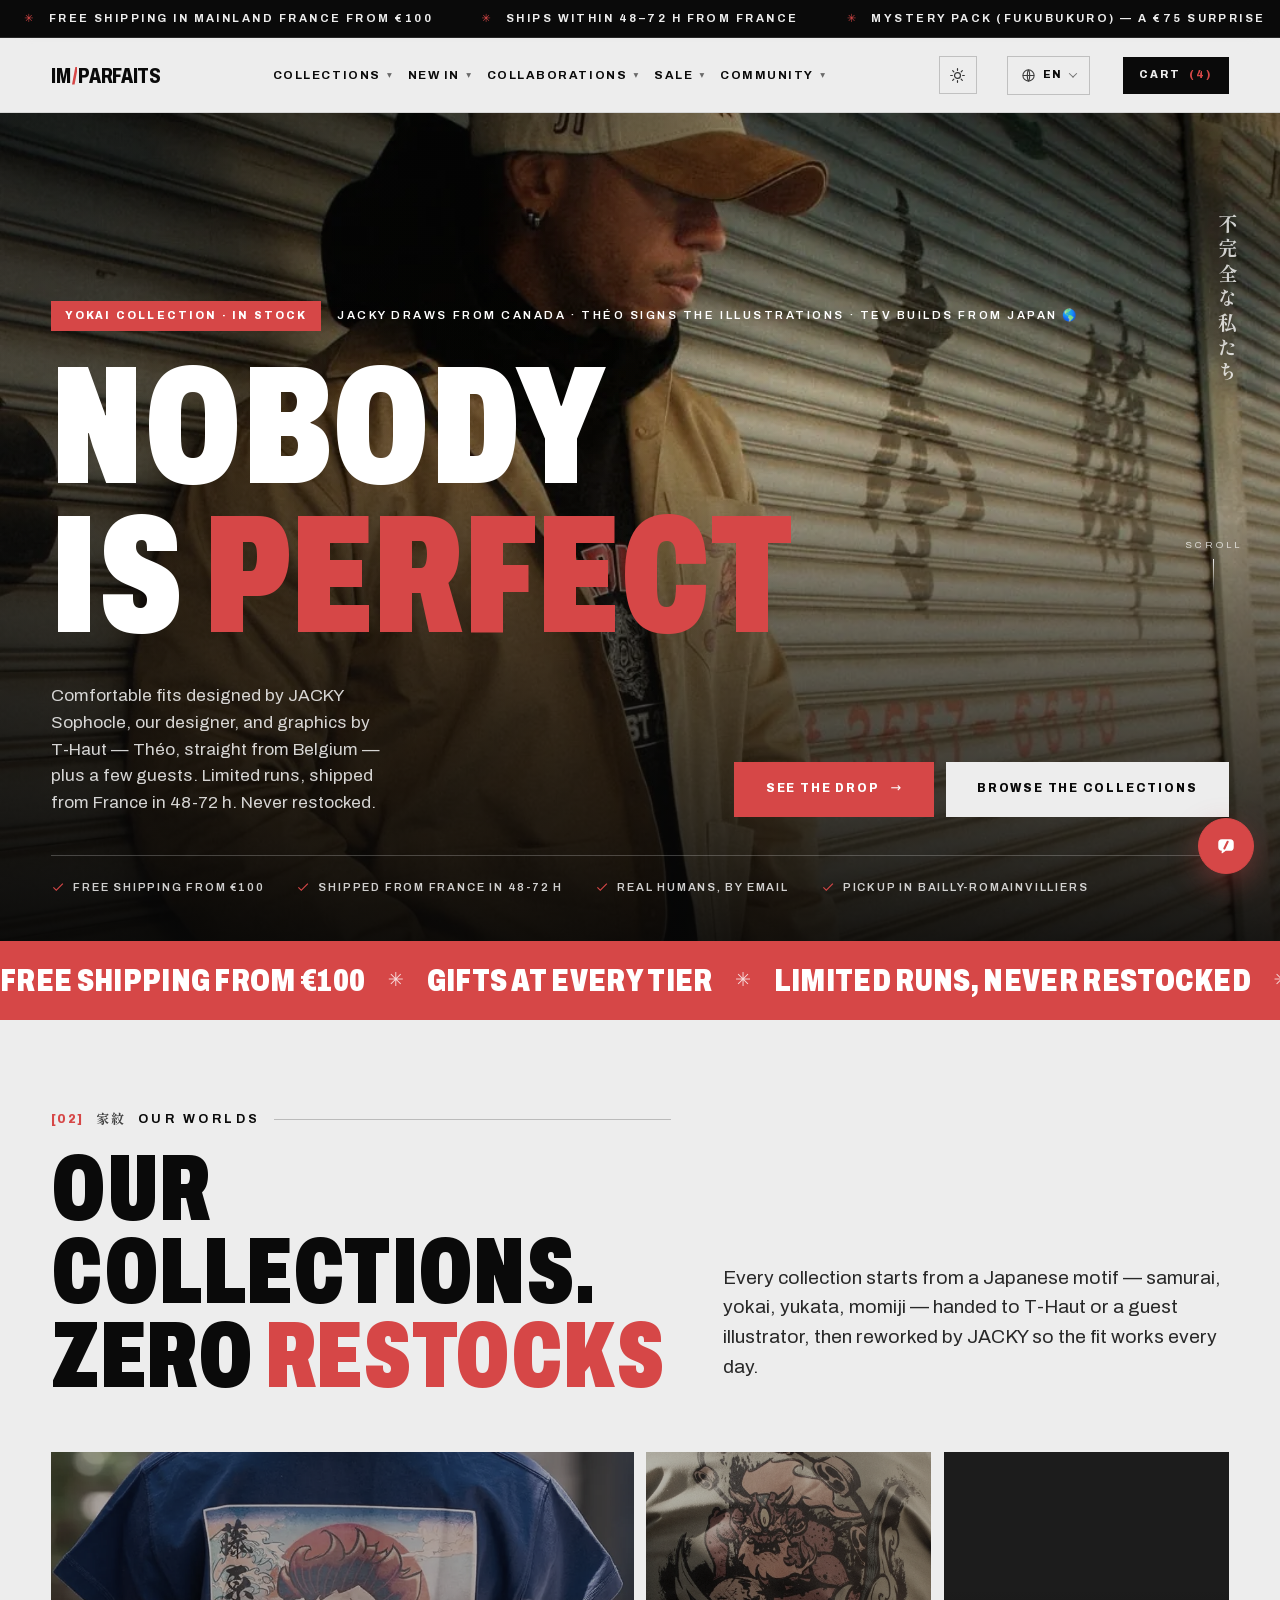
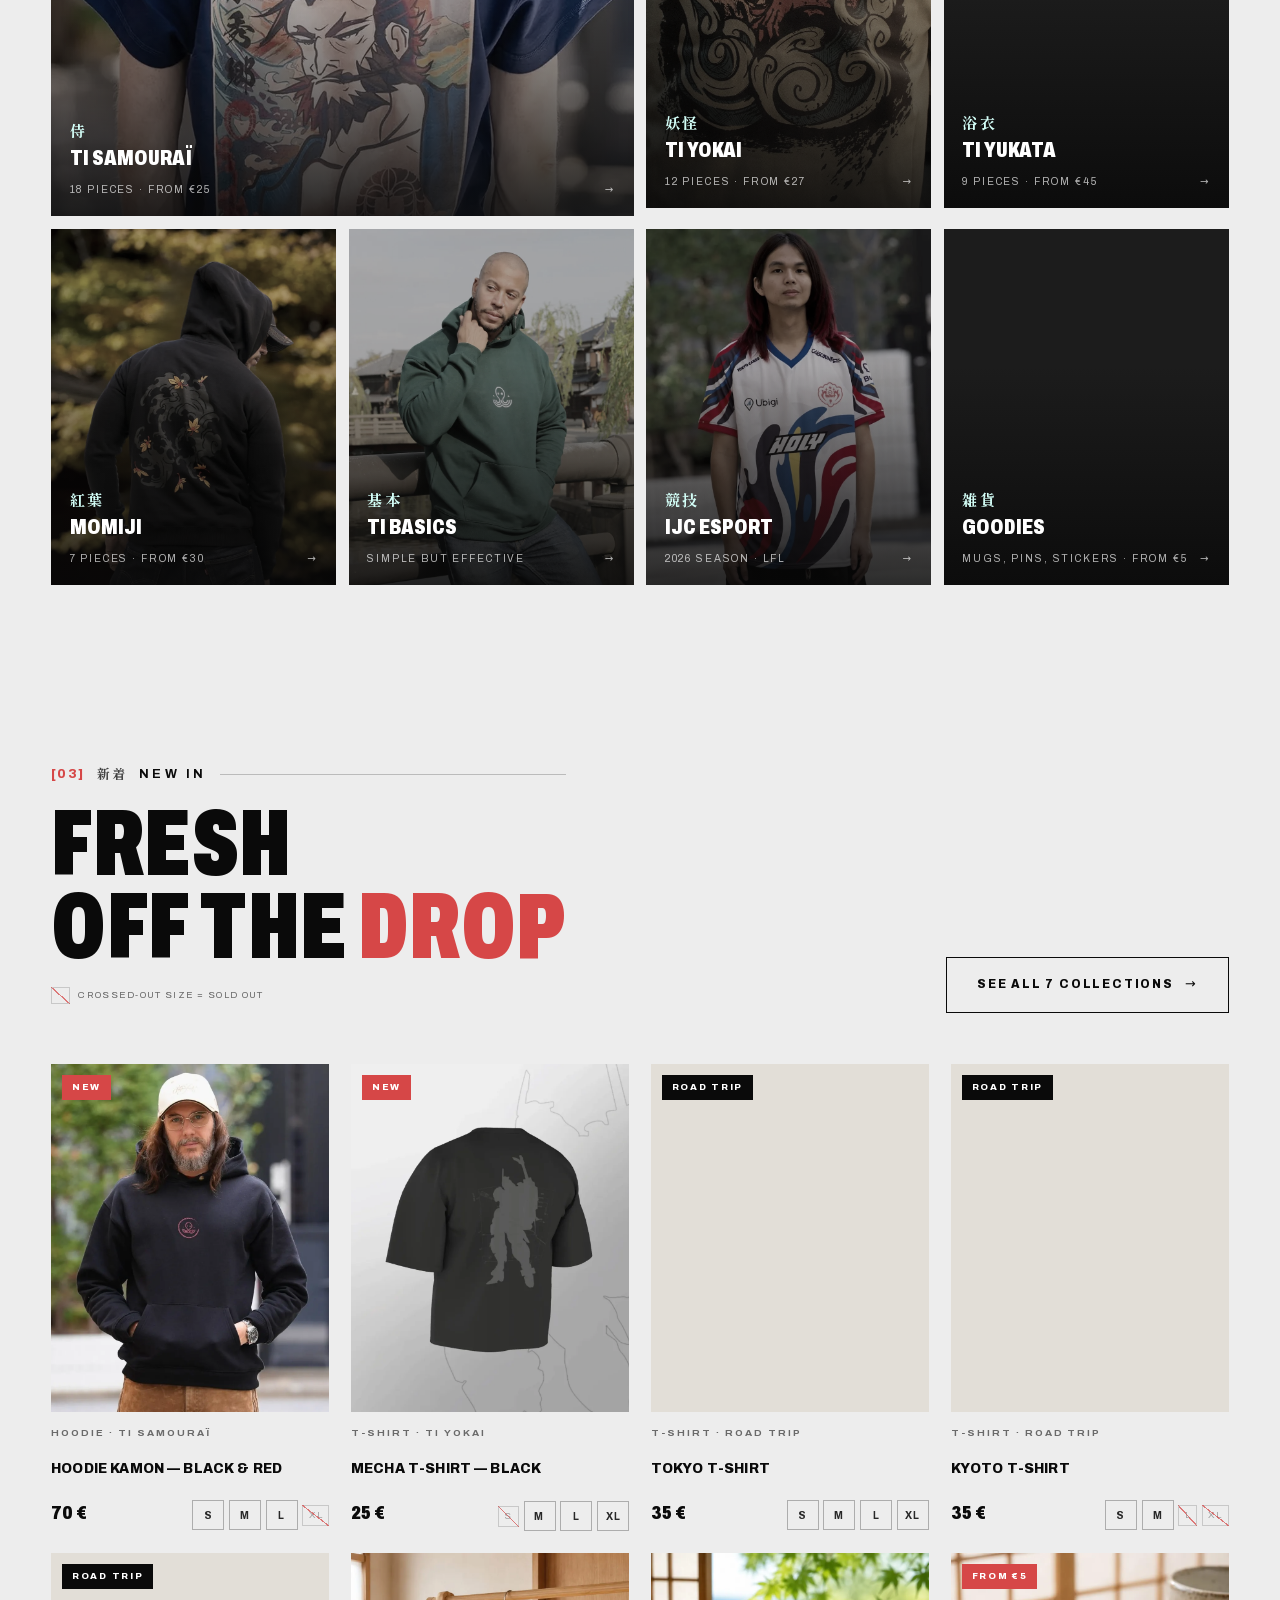
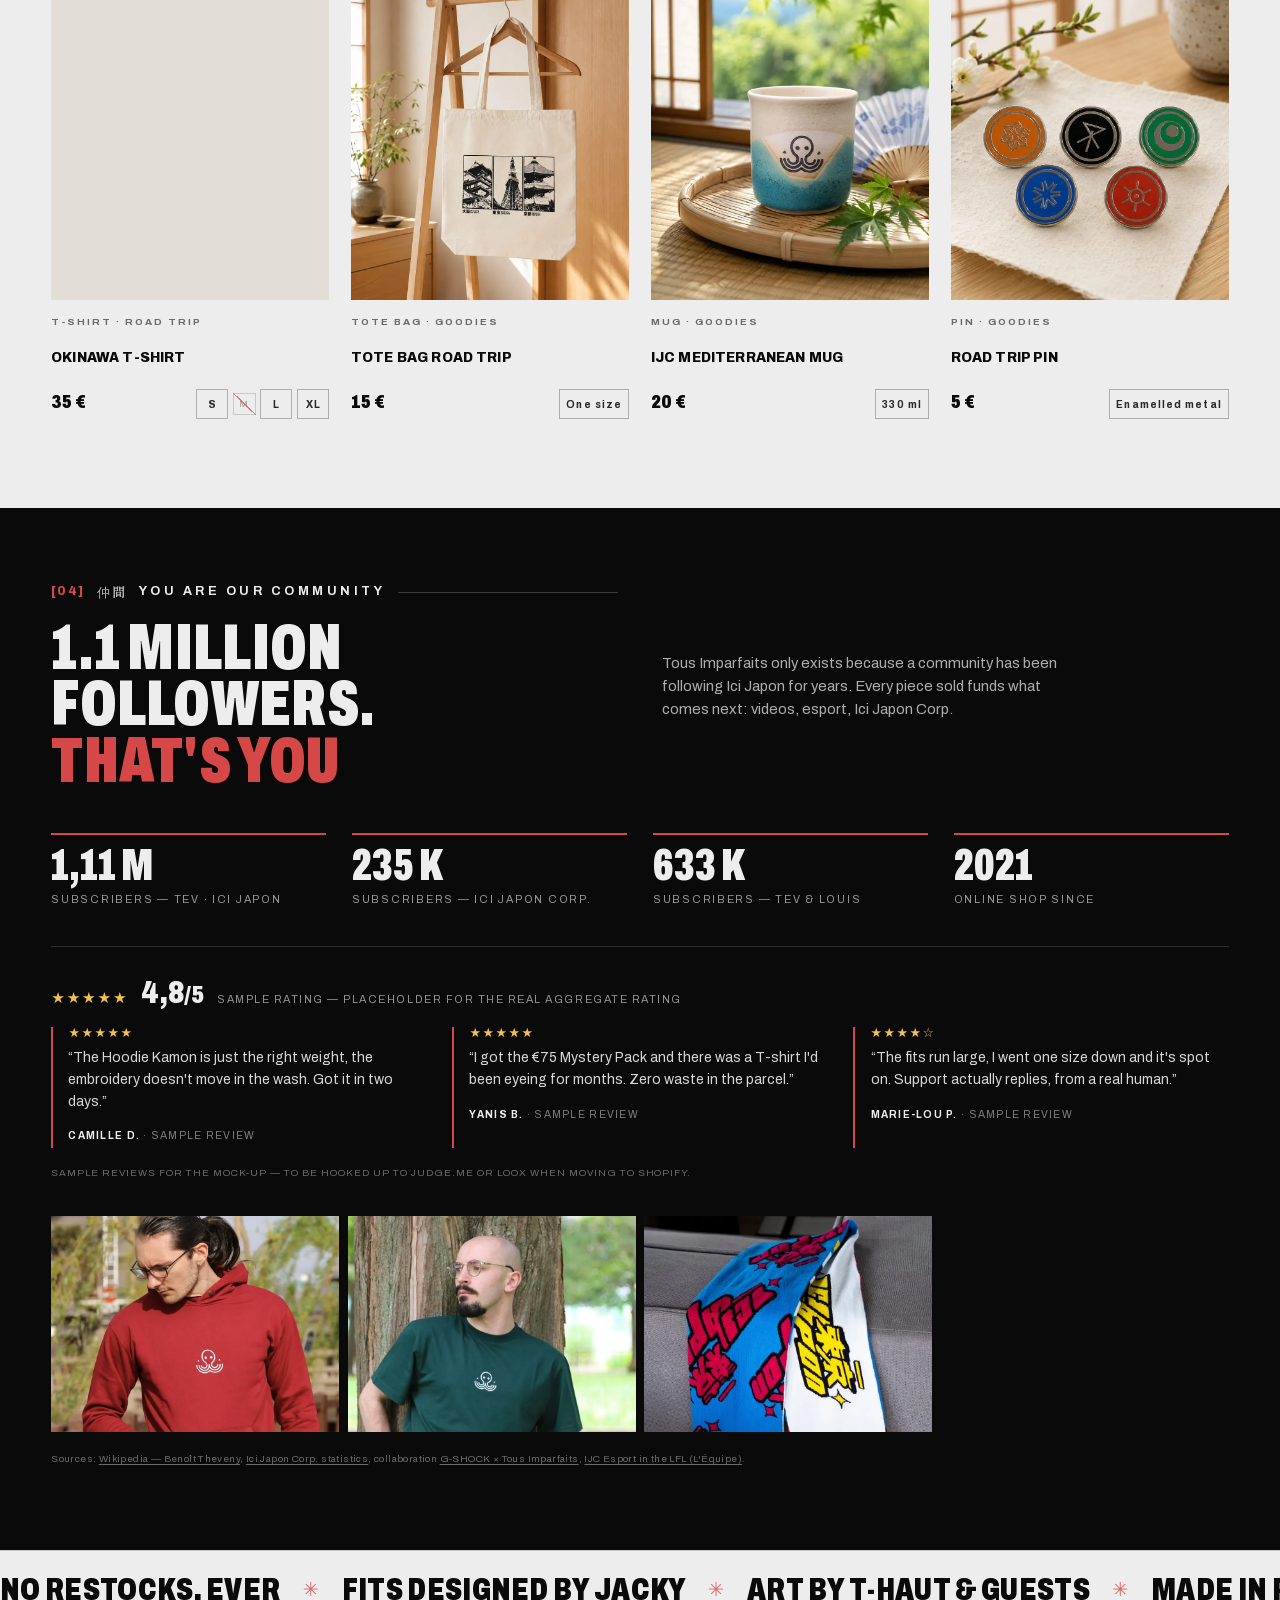
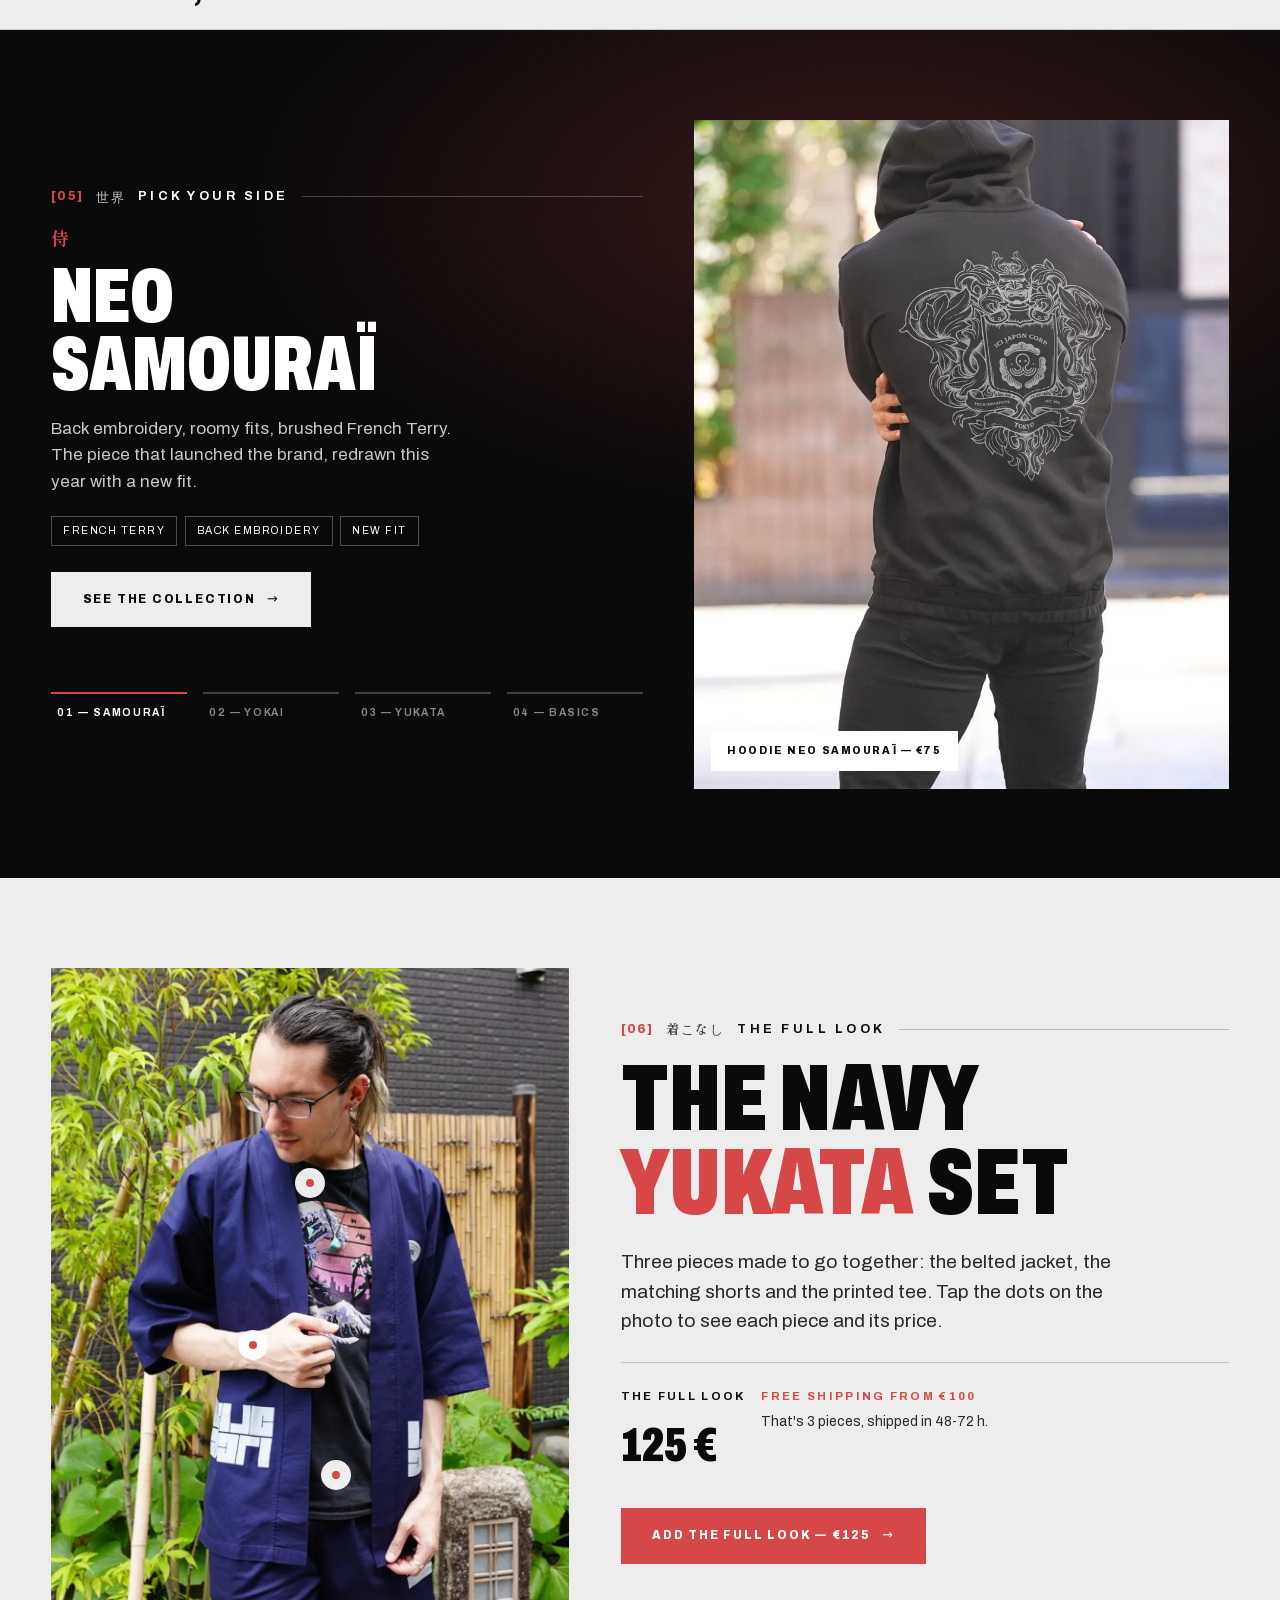
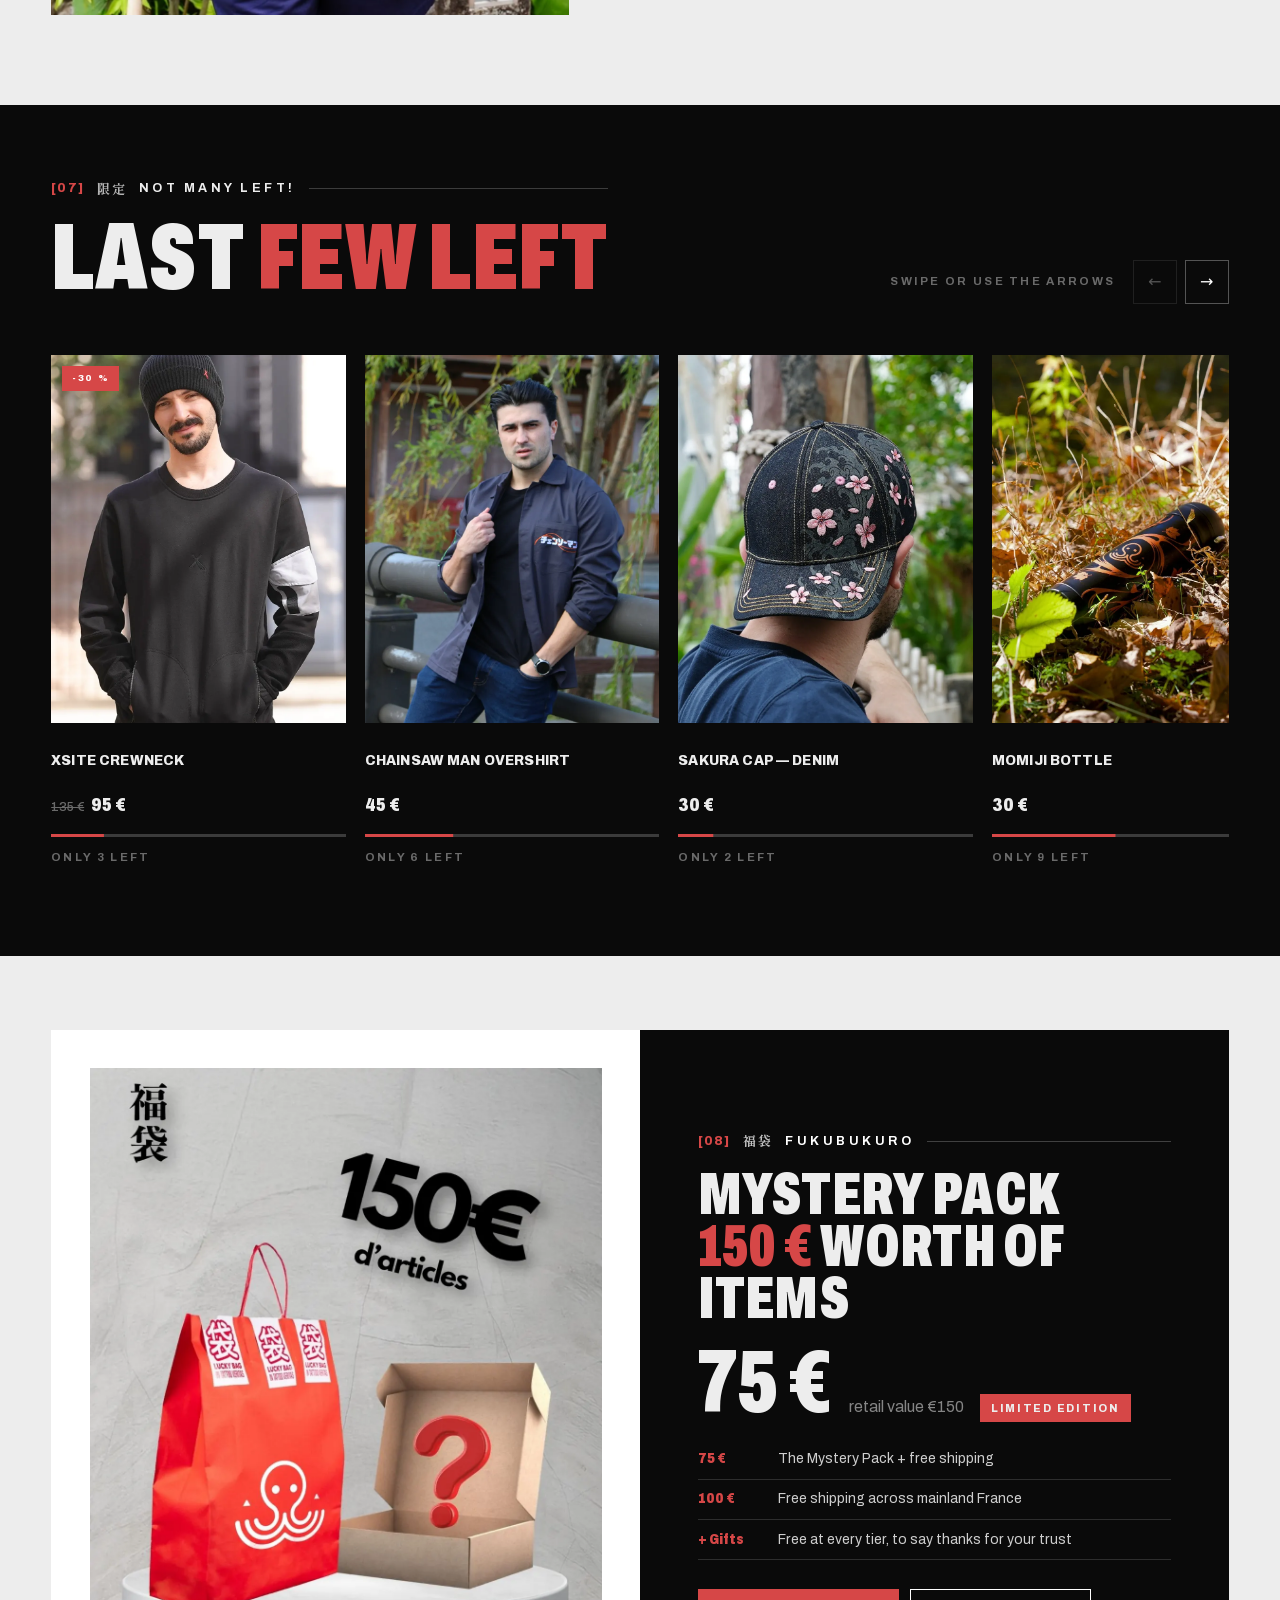
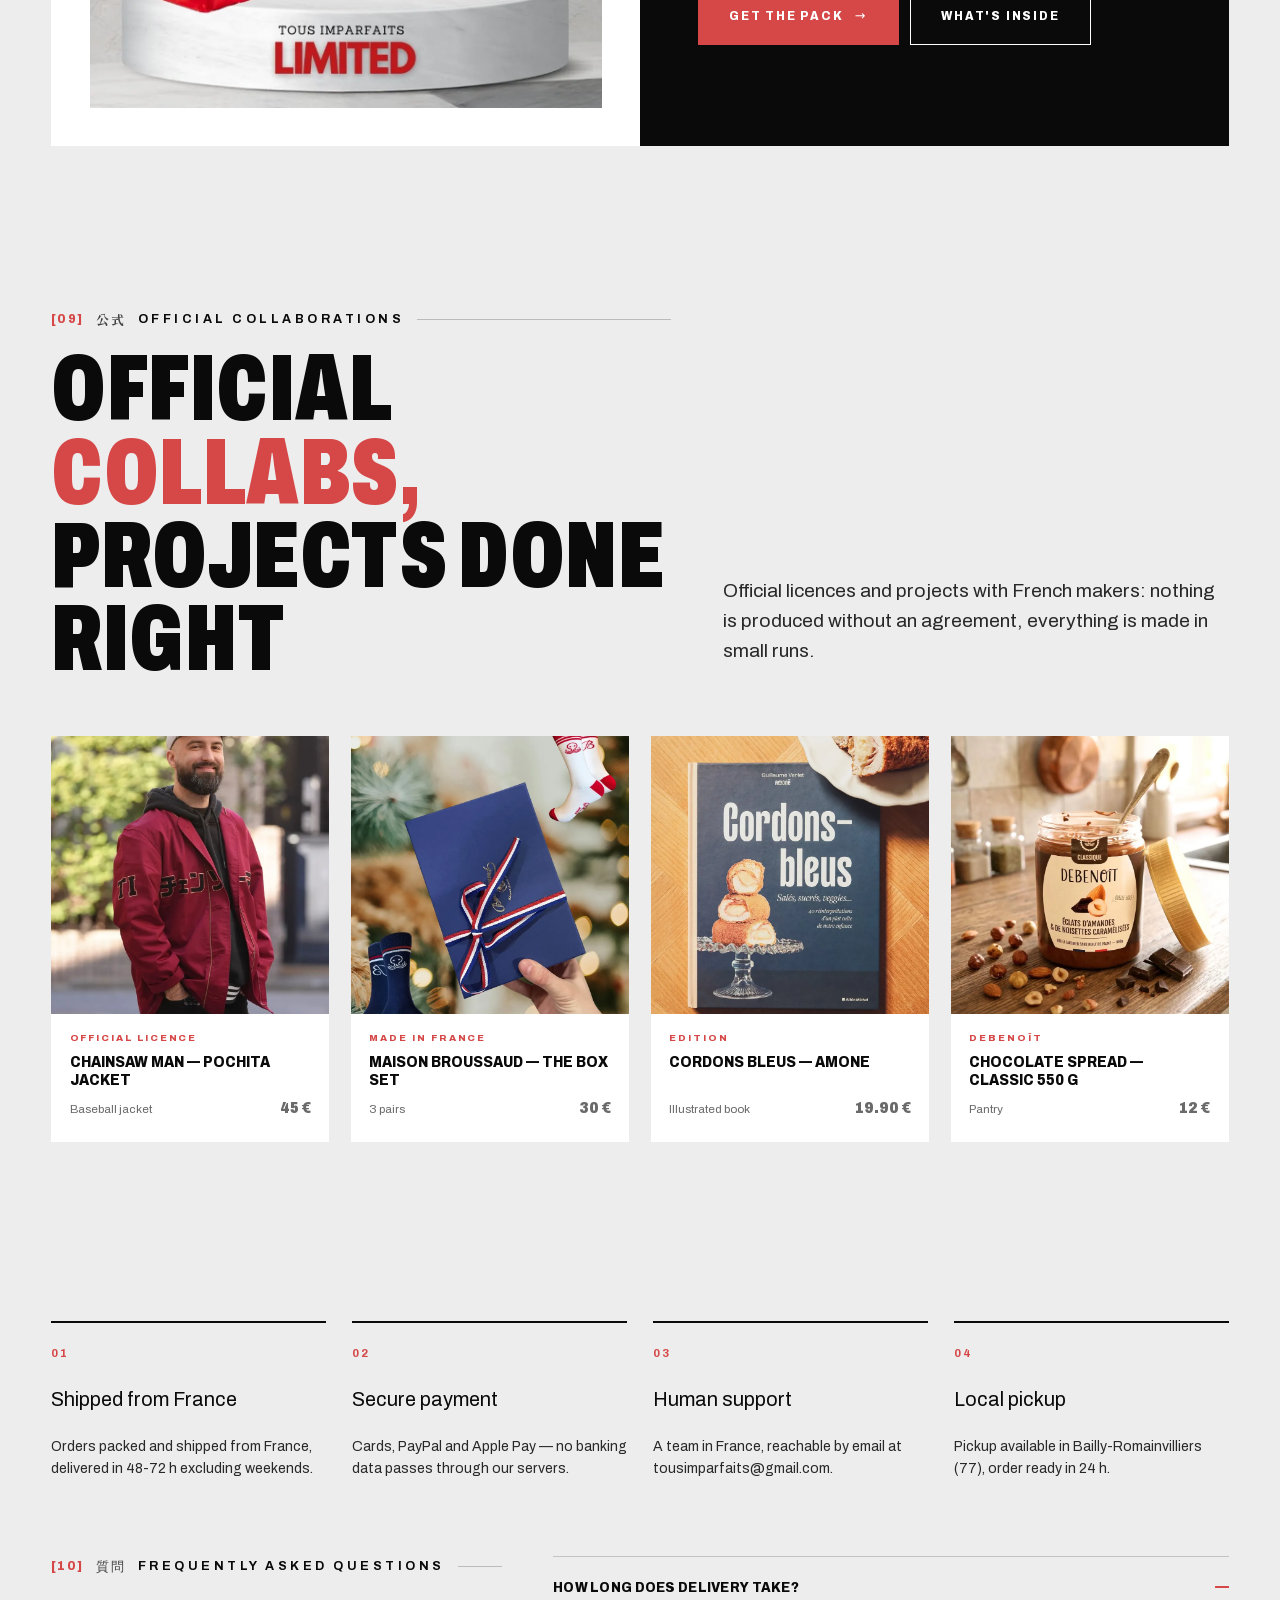
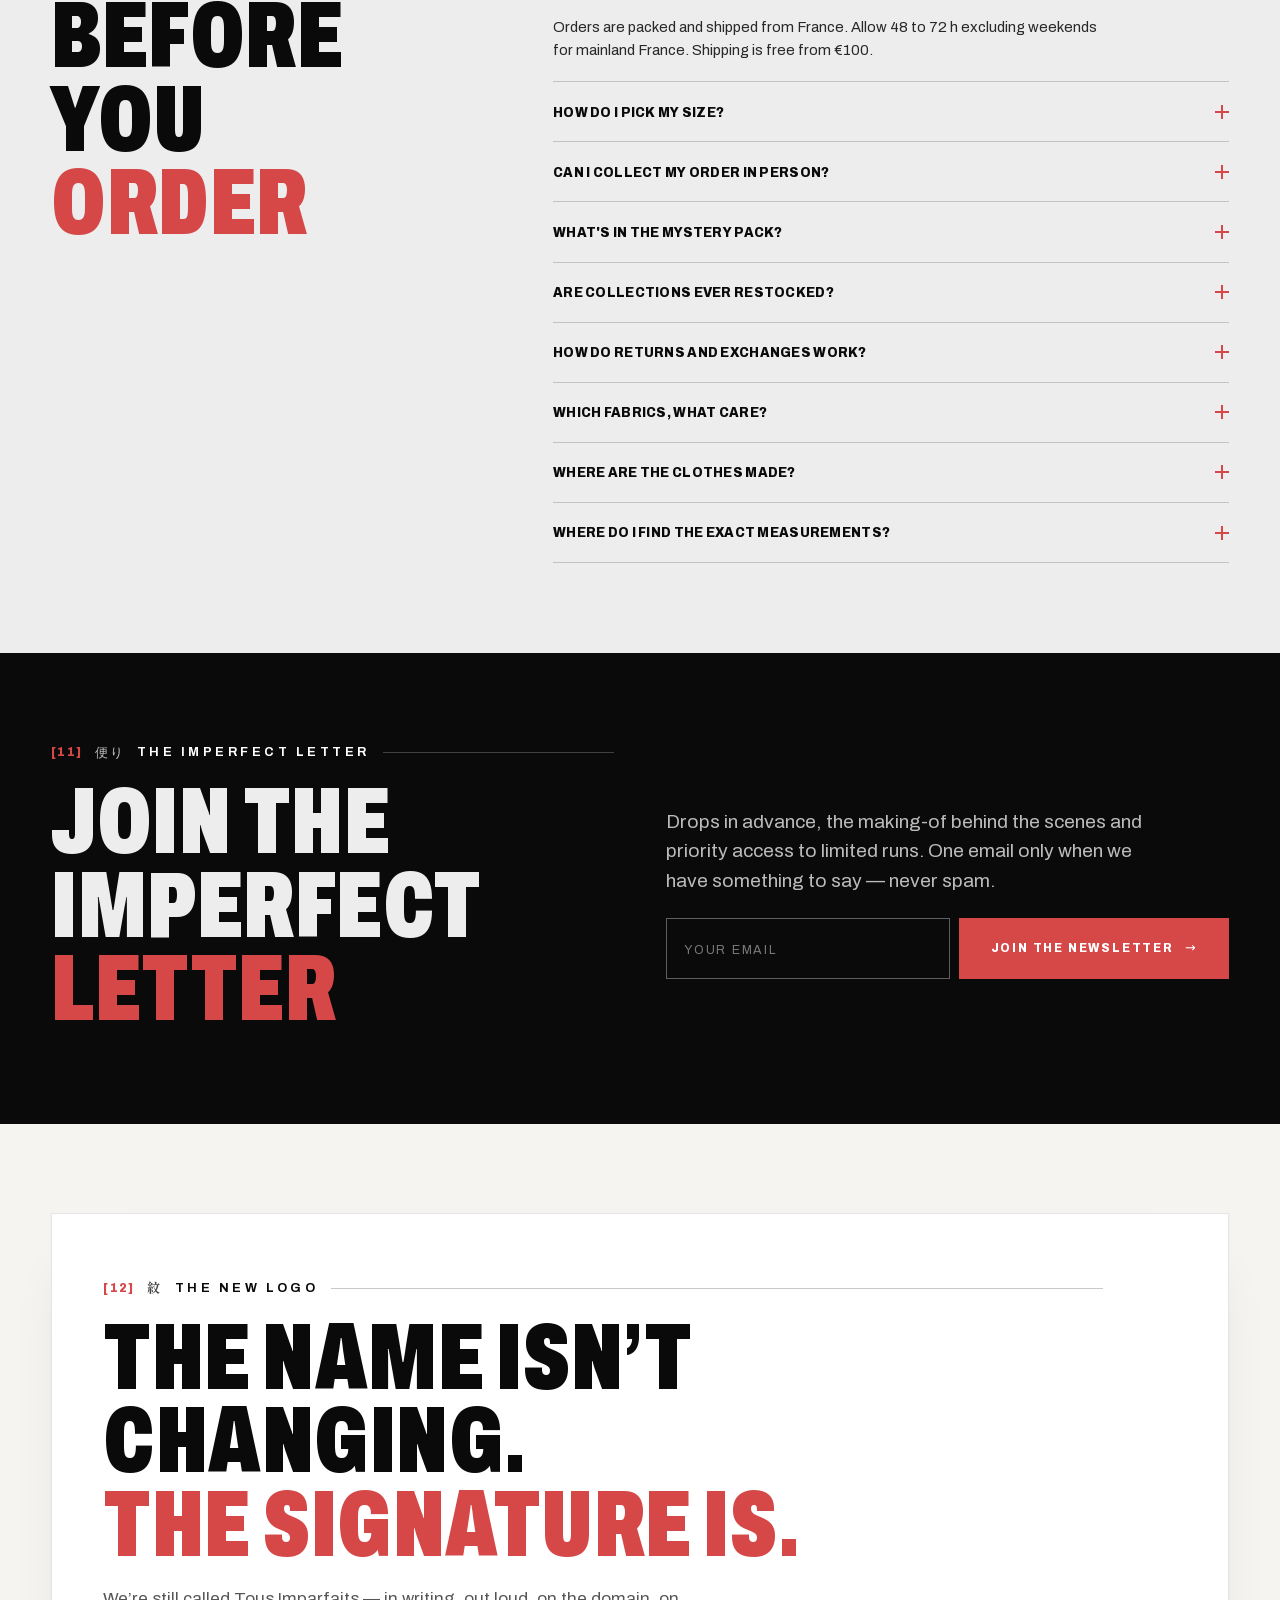
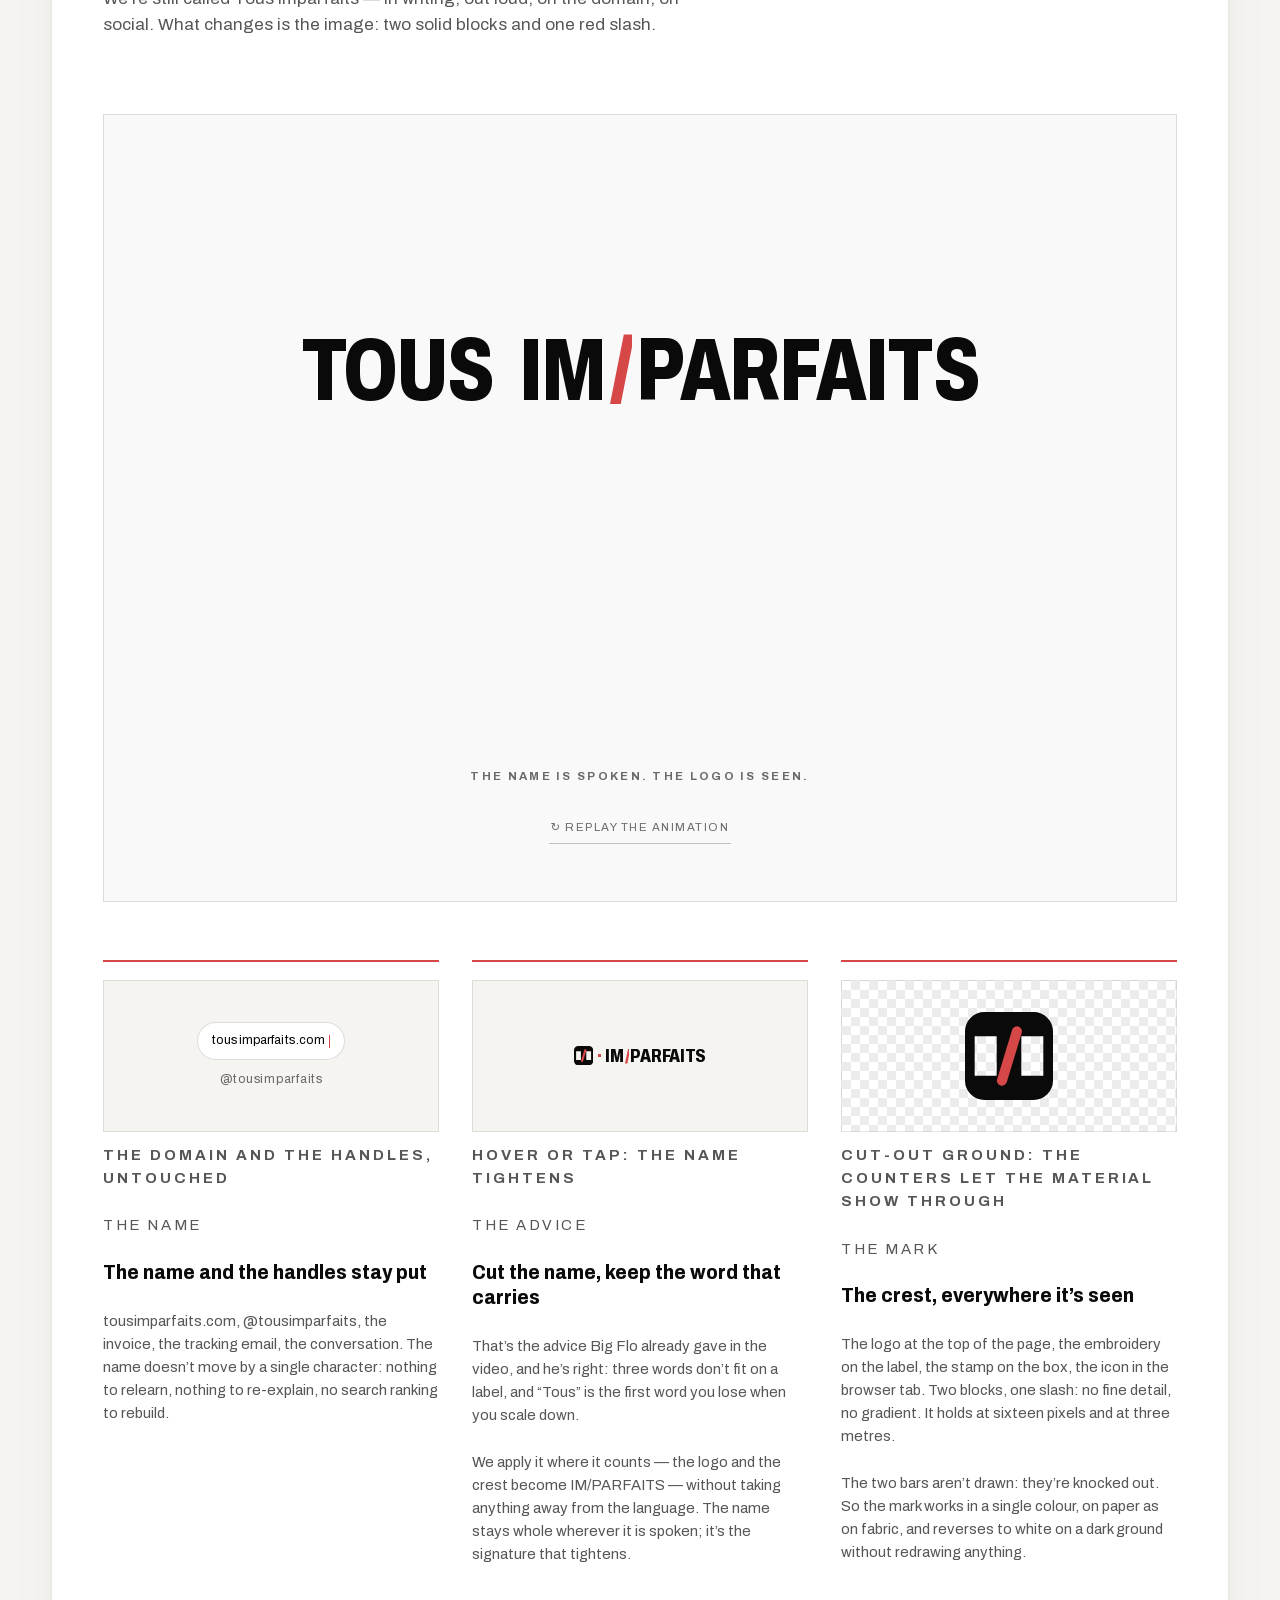
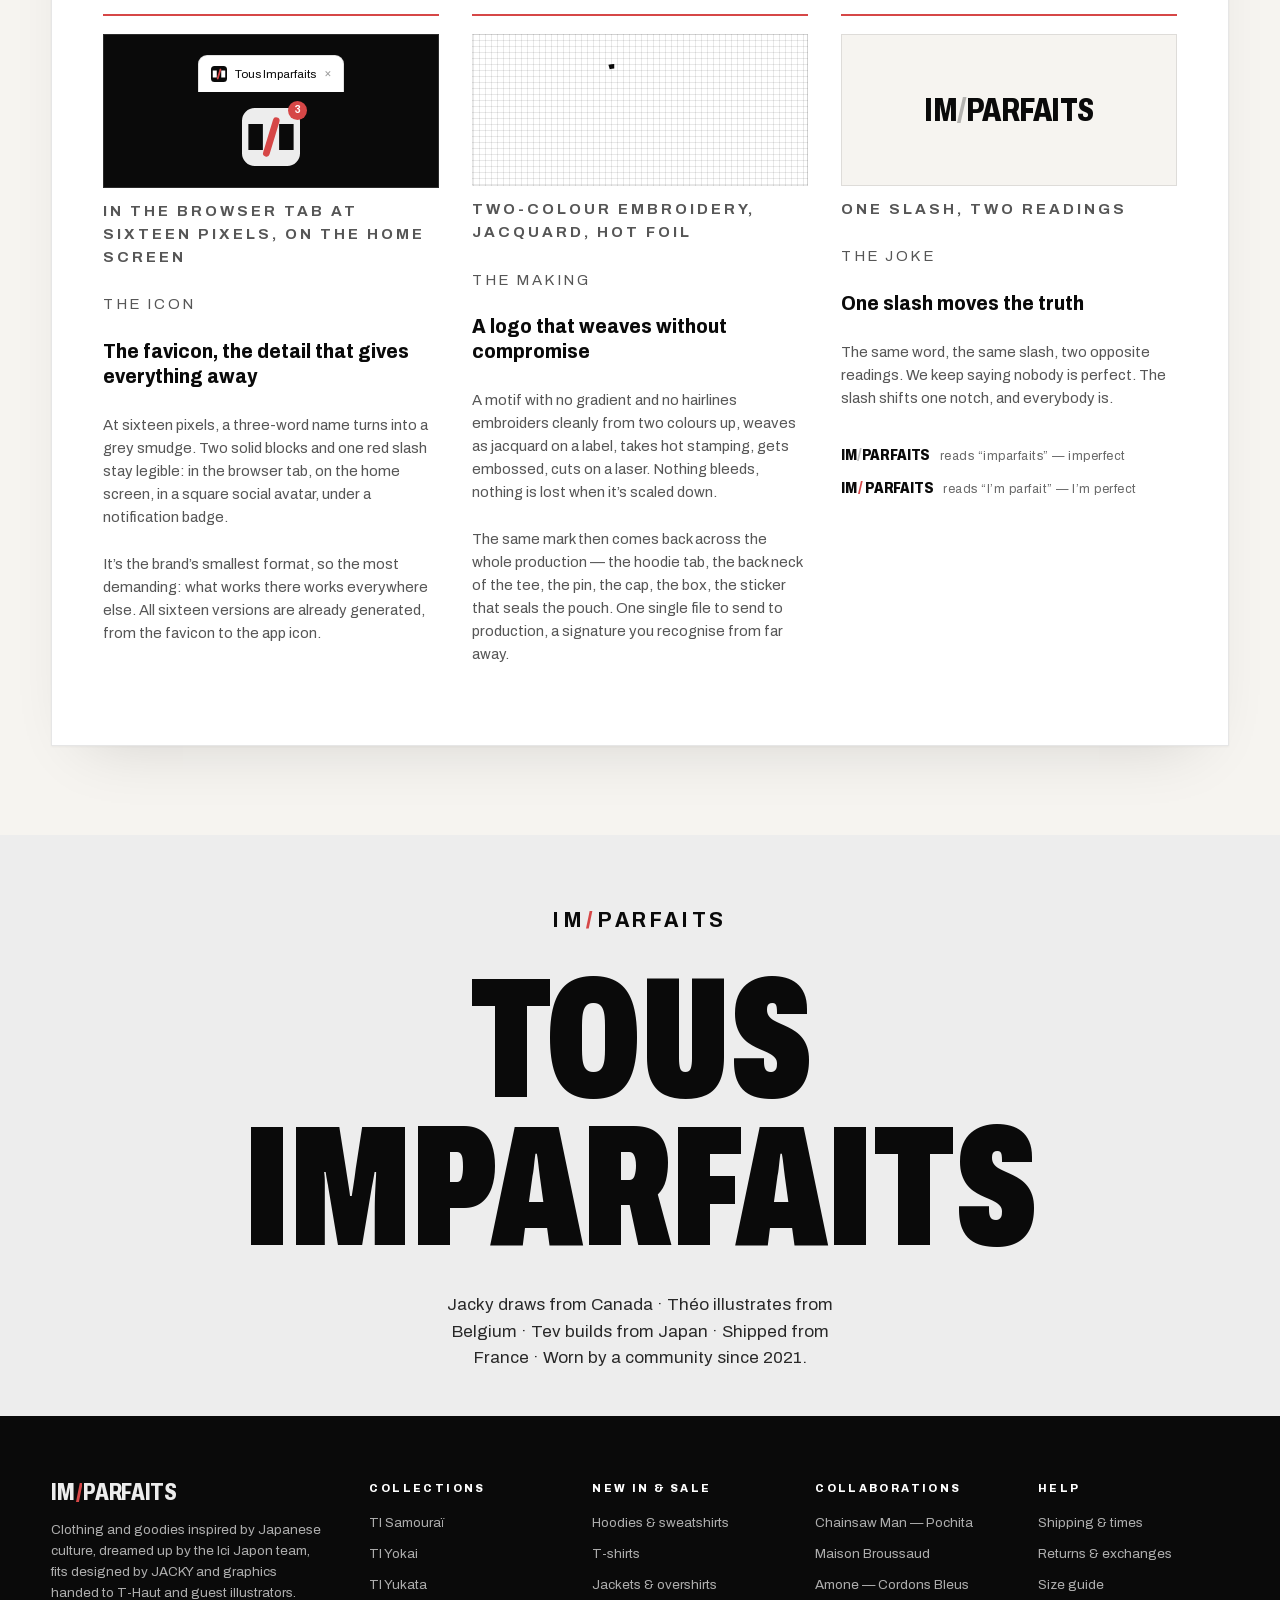
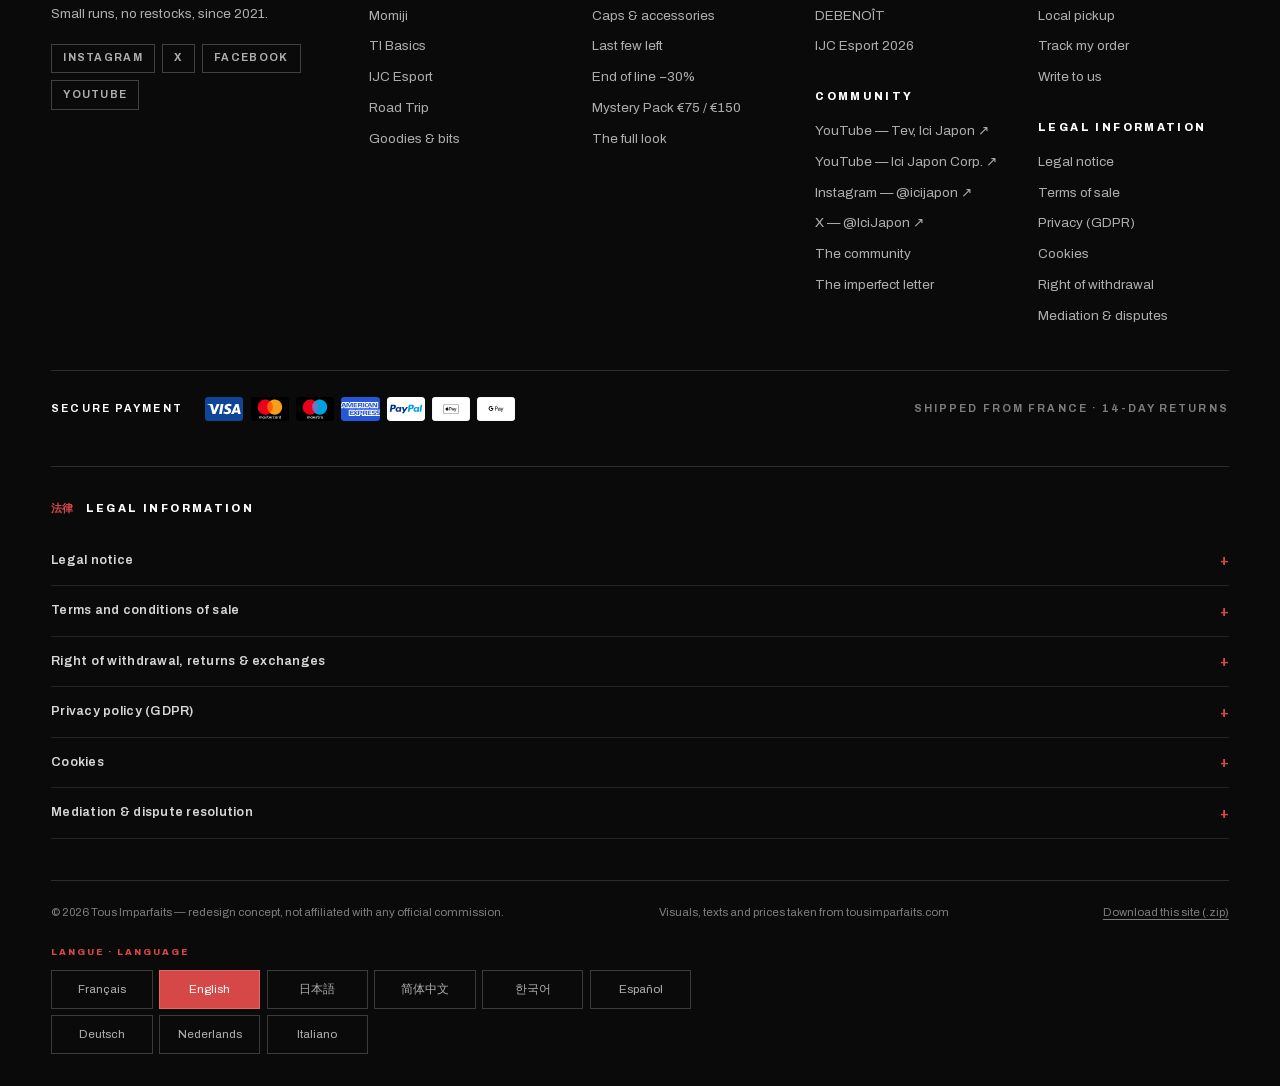
<file: index.html>
<!DOCTYPE html>
<html lang="fr" data-tc-light="#0a0a0a" data-tc-dark="#1c1c1c">
<head>
<meta charset="utf-8">
<meta name="viewport" content="width=device-width, initial-scale=1">
<title>Tous Imparfaits — Streetwear inspiré du Japon | Concept de refonte</title>
<meta name="description" content="Tous Imparfaits : vêtements et goodies inspirés de la culture japonaise, coupes signées JACKY, graphismes signés par des artistes invités, expédiés de France. Livraison offerte dès 100 €, expédition 48–72 h depuis la France.">
<link rel="icon" href="assets/favicon.svg?v=9" type="image/svg+xml">
<link rel="icon" href="assets/icons/favicon.ico?v=9" sizes="16x16 32x32 48x48">
  <link rel="icon" type="image/png" sizes="32x32" href="assets/icons/favicon-32.png?v=9">
  <link rel="icon" type="image/png" sizes="16x16" href="assets/icons/favicon-16.png?v=9">
<link rel="apple-touch-icon" href="assets/icons/apple-touch-icon.png?v=8">
<link rel="manifest" href="assets/site.webmanifest?v=8">
<meta name="theme-color" content="#0a0a0a">
<script>/* thème posé avant le premier rendu : évite le flash clair */
(function(){var k=null;try{k=window['local'+'Storage'].getItem('ti-theme')}catch(e){}
if(k!=='dark'&&k!=='light'){k=(window.matchMedia&&window.matchMedia('(prefers-color-scheme: dark)').matches)?'dark':'light'}
document.documentElement.setAttribute('data-theme',k)}());</script>
<link rel="canonical" href="https://paulfleury.com/ti/">
<meta name="robots" content="index, follow, max-image-preview:large">
<meta property="og:type" content="website">
<meta property="og:site_name" content="Tous Imparfaits">
<meta property="og:locale" content="fr_FR">
<meta property="og:url" content="https://paulfleury.com/ti/">
<meta property="og:title" content="Tous Imparfaits — Personne n'est parfait">
<meta property="og:description" content="Streetwear franco-japonais : Jacky dessine du Canada, Théo illustre de Belgique, Tev entreprend du Japon. Séries limitées, jamais rééditées. Livraison offerte dès 100 €, expédition 48–72 h.">
<meta property="og:image" content="https://paulfleury.com/ti/assets/og-image.jpg">
<meta property="og:image:width" content="1200">
<meta property="og:image:height" content="630">
<meta property="og:image:alt" content="Veste Yokai beige portée dans la rue, logo Tous Imparfaits">
<meta name="twitter:card" content="summary_large_image">
<meta name="twitter:title" content="Tous Imparfaits — Personne n'est parfait">
<meta name="twitter:description" content="Streetwear franco-japonais : Jacky dessine du Canada, Théo illustre de Belgique, Tev entreprend du Japon. Séries limitées, jamais rééditées.">
<meta name="twitter:image" content="https://paulfleury.com/ti/assets/og-image.jpg">
<link rel="preload" href="assets/fonts/archivo-var.woff2" as="font" type="font/woff2" crossorigin>
<link rel="preload" href="assets/fonts/mincho-jp-subset.woff2" as="font" type="font/woff2" crossorigin>
<link rel="preload" href="assets/veste-yokai-beige-2.webp" as="image" fetchpriority="high">
<link rel="stylesheet" href="styles.css?v=28">
<link rel="stylesheet" href="assets/tilogo.css?v=6">
<link rel="stylesheet" href="assets/rebanim.css?v=6">
<script type="application/ld+json">
{"@context":"https://schema.org","@graph":[
{"@type":"Organization","@id":"https://paulfleury.com/ti/#org","name":"Tous Imparfaits","url":"https://paulfleury.com/ti/","logo":"https://paulfleury.com/ti/assets/logo.webp","email":"tousimparfaits@gmail.com","foundingDate":"2021","description":"Vêtements et goodies inspirés de la culture japonaise, imaginés par la team Ici Japon.","address":{"@type":"PostalAddress","streetAddress":"26 Avenue Christian Doppler, Bat D5","postalCode":"77700","addressLocality":"Bailly-Romainvilliers","addressCountry":"FR"},"sameAs":["https://www.instagram.com/icijapon/","https://x.com/IciJapon"]},
{"@type":"WebSite","@id":"https://paulfleury.com/ti/#site","url":"https://paulfleury.com/ti/","name":"Tous Imparfaits","inLanguage":"fr-FR","publisher":{"@id":"https://paulfleury.com/ti/#org"}},
{"@type":"ItemList","name":"Nouveautés Tous Imparfaits","itemListElement":[
{"@type":"ListItem","position":1,"item":{"@type":"Product","name":"Hoodie Kamon — Black & Red","image":"https://paulfleury.com/ti/assets/hoodie-kamon-black-red-0.webp","brand":{"@id":"https://paulfleury.com/ti/#org"},"offers":{"@type":"Offer","price":"70","priceCurrency":"EUR","availability":"https://schema.org/InStock"}}},
{"@type":"ListItem","position":2,"item":{"@type":"Product","name":"T-shirt Mecha — Black","image":"https://paulfleury.com/ti/assets/t-shirt-mecha-black-0.webp","brand":{"@id":"https://paulfleury.com/ti/#org"},"offers":{"@type":"Offer","price":"25","priceCurrency":"EUR","availability":"https://schema.org/InStock"}}},
{"@type":"ListItem","position":3,"item":{"@type":"Product","name":"T-shirt Tokyo","image":"https://paulfleury.com/ti/assets/t-shirt-tokyo-0.webp","brand":{"@id":"https://paulfleury.com/ti/#org"},"offers":{"@type":"Offer","price":"35","priceCurrency":"EUR","availability":"https://schema.org/InStock"}}},
{"@type":"ListItem","position":4,"item":{"@type":"Product","name":"Pack Mystère Fukubukuro","image":"https://paulfleury.com/ti/assets/pack-mystere-fukubukuro-0.webp","brand":{"@id":"https://paulfleury.com/ti/#org"},"offers":{"@type":"Offer","price":"75","priceCurrency":"EUR","availability":"https://schema.org/LimitedAvailability"}}}
]},
{"@type":"FAQPage","mainEntity":[
{"@type":"Question","name":"Quels sont les délais de livraison ?","acceptedAnswer":{"@type":"Answer","text":"Les commandes sont préparées et expédiées depuis la France. Comptez 48 à 72 h hors week-end pour la France métropolitaine. La livraison est offerte dès 100 € d'achat."}},
{"@type":"Question","name":"Comment choisir ma taille ?","acceptedAnswer":{"@type":"Answer","text":"Les hoodies et vestes sont coupés amples : prenez votre taille habituelle pour un tombé oversize, une taille en dessous pour un rendu ajusté. Chaque fiche produit affiche les mesures à plat."}},
{"@type":"Question","name":"Puis-je récupérer ma commande en main propre ?","acceptedAnswer":{"@type":"Answer","text":"Oui. Le retrait est possible à Bailly-Romainvilliers (77700), à l'entrepôt de nos associés logistiques, d'où partent toutes les commandes françaises. La vôtre est prête sous 24 h."}},
{"@type":"Question","name":"Que contient le Pack Mystère ?","acceptedAnswer":{"@type":"Answer","text":"Une sélection surprise de pièces des collections précédentes, pour une valeur constatée d'environ 150 € — tailles indiquées à la commande. Édition limitée, jamais rééditée."}},
{"@type":"Question","name":"Les collections sont-elles rééditées ?","acceptedAnswer":{"@type":"Answer","text":"Non. Les séries sont produites en petites quantités et ne repassent pas en production : quand une taille part, elle ne revient pas."}}
]}
]}
</script>
</head>
<body>
<div class="prog" id="prog" aria-hidden="true"></div>

<!-- ══ Barre d'annonce ══ -->
<div class="ticker" role="region" aria-label="Annonces">
  <div class="ticker__track">
    <div class="ticker__group">
      <span><i>✳</i> Livraison offerte en France métropolitaine dès 100 €</span>
      <span><i>✳</i> Expédition 48–72 h depuis la France</span>
      <span><i>✳</i> Pack Mystère Fukubukuro — la surprise à 75 €</span>
      <span><i>✳</i> Cadeaux offerts par paliers de panier</span>
      <span><i>✳</i> Paiement sécurisé — CB, PayPal, Apple Pay</span>
      <span><i>✳</i> Retrait sur place à Bailly-Romainvilliers</span>
      <span><i>✳</i> Séries limitées, jamais rééditées</span>
    </div>
    <div class="ticker__group" aria-hidden="true">
      <span><i>✳</i> Livraison offerte en France métropolitaine dès 100 €</span>
      <span><i>✳</i> Expédition 48–72 h depuis la France</span>
      <span><i>✳</i> Pack Mystère Fukubukuro — la surprise à 75 €</span>
      <span><i>✳</i> Cadeaux offerts par paliers de panier</span>
      <span><i>✳</i> Paiement sécurisé — CB, PayPal, Apple Pay</span>
      <span><i>✳</i> Retrait sur place à Bailly-Romainvilliers</span>
      <span><i>✳</i> Séries limitées, jamais rééditées</span>
    </div>
  </div>
</div>

<!-- ══ Header ══ -->
<header class="hdr">
  <div class="wrap hdr__in">
    <a class="hdr__logo" href="#rebranding" aria-label="Tous Imparfaits — le nom et l’écusson">
      <span class="tilogo tilogo--hdr" translate="no" aria-hidden="true" data-tilogo><span class="tilogo__mk"><svg viewBox="0 0 100 100" fill="none" aria-hidden="true" focusable="false"><path fill="currentColor" fill-rule="evenodd" d="M22 0H78A22 22 0 0 1 100 22V78A22 22 0 0 1 78 100H22A22 22 0 0 1 0 78V22A22 22 0 0 1 22 0ZM11 27.5H36V72.5H11ZM64 27.5H89V72.5H64Z"/><path d="M59 22 42 78" stroke="#d64747" stroke-width="11.5" stroke-linecap="round"/></svg></span><span class="tilogo__dot" aria-hidden="true"><i></i></span><span class="tilogo__t"><i>Tous</i></span><span class="tilogo__im">Im</span><span class="tilogo__sl"><i>/</i></span><span class="tilogo__pf">parfaits</span></span>
    </a>
    <nav class="hdr__nav" aria-label="Navigation principale">

      <div class="nav__item">
        <button class="nav__t" type="button" aria-expanded="false" aria-controls="m-col">Collections <span class="nav__c" aria-hidden="true">▾</span></button>
        <div class="mega mega--wide" id="m-col">
          <div class="mega__in">
            <div class="mega__col">
              <p class="mega__h"><span class="jp" aria-hidden="true">家紋</span> Les 7 univers</p>
              <ul>
                <li><a href="#collections"><b>TI Samouraï</b><em>18 pièces · dès 25 €</em></a></li>
                <li><a href="#collections"><b>TI Yokai</b><em>12 pièces · dès 27 €</em></a></li>
                <li><a href="#collections"><b>TI Yukata</b><em>9 pièces · dès 45 €</em></a></li>
                <li><a href="#collections"><b>Momiji</b><em>7 pièces · dès 30 €</em></a></li>
              </ul>
            </div>
            <div class="mega__col">
              <p class="mega__h"><span class="jp" aria-hidden="true">別</span> Séries à part</p>
              <ul>
                <li><a href="#collections"><b>TI Basics</b><em>Le vestiaire simple</em></a></li>
                <li><a href="#collections"><b>IJC Esport</b><em>Saison 2026 · LFL</em></a></li>
                <li><a href="#collections"><b>Road Trip</b><em>Tokyo · Kyoto · Okinawa</em></a></li>
                <li><a href="#collections"><b>Goodies &amp; objets</b><em>Mugs, pin's, tote bags</em></a></li>
              </ul>
            </div>
            <a class="mega__feat" href="#pack">
              <img loading="lazy" decoding="async" width="900" height="1125" src="assets/pack-mystere-fukubukuro-0.webp" alt="Pack Mystère Fukubukuro">
              <span class="mega__featt"><em>À la japonaise</em><b>Pack Mystère</b><span>75 € ou 150 € <span class="arw">→</span></span></span>
            </a>
          </div>
        </div>
      </div>

      <div class="nav__item">
        <button class="nav__t" type="button" aria-expanded="false" aria-controls="m-new">Nouveautés <span class="nav__c" aria-hidden="true">▾</span></button>
        <div class="mega" id="m-new">
          <div class="mega__in">
            <div class="mega__col">
              <p class="mega__h"><span class="jp" aria-hidden="true">新着</span> Par type</p>
              <ul>
                <li><a href="#nouveautes"><b>Hoodies &amp; sweats</b><em>Nouvelle coupe · dès 60 €</em></a></li>
                <li><a href="#nouveautes"><b>T-shirts</b><em>Coton lourd · dès 25 €</em></a></li>
                <li><a href="#nouveautes"><b>Vestes &amp; surchemises</b><em>Séries courtes · dès 45 €</em></a></li>
                <li><a href="#nouveautes"><b>Casquettes &amp; bobs</b><em>Taille unique · dès 25 €</em></a></li>
              </ul>
            </div>
            <div class="mega__col">
              <p class="mega__h"><span class="jp" aria-hidden="true">小物</span> À côté</p>
              <ul>
                <li><a href="#nouveautes"><b>Accessoires</b><em>Gourdes, pin's, chaussettes</em></a></li>
                <li><a href="#nouveautes"><b>Maison &amp; bureau</b><em>Mugs, tasses, Le Meug</em></a></li>
                <li><a href="#look"><b>Le look complet</b><em>Ensemble Yukata · 125 €</em></a></li>
                <li><a href="#pack"><b>Pack Mystère</b><em>Fukubukuro 2026</em></a></li>
              </ul>
            </div>
          </div>
        </div>
      </div>

      <div class="nav__item">
        <button class="nav__t" type="button" aria-expanded="false" aria-controls="m-cob">Collaborations <span class="nav__c" aria-hidden="true">▾</span></button>
        <div class="mega" id="m-cob">
          <div class="mega__in">
            <div class="mega__col">
              <p class="mega__h"><span class="jp" aria-hidden="true">公式</span> Licences officielles</p>
              <ul>
                <li><a href="#collabs"><b>Chainsaw Man</b><em>Veste Pochita · 45 €</em></a></li>
                <li><a href="#collabs"><b>IJC Esport 2026</b><em>Maillot &amp; écharpes</em></a></li>
              </ul>
            </div>
            <div class="mega__col">
              <p class="mega__h"><span class="jp" aria-hidden="true">職人</span> Artisans &amp; éditions</p>
              <ul>
                <li><a href="#collabs"><b>Maison Broussaud</b><em>Coffret 3 paires · 30 €</em></a></li>
                <li><a href="#collabs"><b>Amone — Cordons Bleus</b><em>Livre illustré · 19,90 €</em></a></li>
                <li><a href="#collabs"><b>DEBENOÎT</b><em>Pâte à tartiner · 12 €</em></a></li>
              </ul>
            </div>
          </div>
        </div>
      </div>

      <div class="nav__item">
        <button class="nav__t" type="button" aria-expanded="false" aria-controls="m-pro">Promotions <span class="nav__c" aria-hidden="true">▾</span></button>
        <div class="mega" id="m-pro">
          <div class="mega__in">
            <div class="mega__col">
              <p class="mega__h"><span class="jp" aria-hidden="true">限定</span> Bonnes affaires</p>
              <ul>
                <li><a href="#promos"><b>Derniers exemplaires</b><em>Jamais réédités</em></a></li>
                <li><a href="#promos"><b>Fins de série −30 %</b><em>Crewneck Xsite 95 €</em></a></li>
                <li><a href="#pack"><b>Pack Mystère</b><em>Jusqu'à −60 % sur la valeur</em></a></li>
              </ul>
            </div>
            <div class="mega__col">
              <p class="mega__h"><span class="jp" aria-hidden="true">特典</span> Avantages panier</p>
              <ul>
                <li><a href="#promos"><b>Sticker pack offert</b><em>Dès 50 €</em></a></li>
                <li><a href="#promos"><b>Livraison offerte</b><em>Dès 100 € en France</em></a></li>
                <li><a href="#promos"><b>Tote bag offert</b><em>Dès 150 €</em></a></li>
              </ul>
            </div>
          </div>
        </div>
      </div>

      <div class="nav__item">
        <button class="nav__t" type="button" aria-expanded="false" aria-controls="m-com">Communauté <span class="nav__c" aria-hidden="true">▾</span></button>
        <div class="mega" id="m-com">
          <div class="mega__in">
            <div class="mega__col">
              <p class="mega__h"><span class="jp" aria-hidden="true">世界</span> L'univers Ici Japon</p>
              <ul>
                <li><a href="https://www.youtube.com/@IciJapon" target="_blank" rel="noopener"><b>YouTube — Tev, Ici Japon</b><em>La chaîne principale ↗</em></a></li>
                <li><a href="https://www.youtube.com/@IciJaponCorp" target="_blank" rel="noopener"><b>YouTube — Ici Japon Corp.</b><em>Les coulisses du studio ↗</em></a></li>
                <li><a href="https://www.instagram.com/icijapon/" target="_blank" rel="noopener"><b>Instagram — @icijapon</b><em>Le Japon au quotidien ↗</em></a></li>
                <li><a href="https://x.com/IciJapon" target="_blank" rel="noopener"><b>X — @IciJapon</b><em>Les annonces ↗</em></a></li>
              </ul>
            </div>
            <div class="mega__col">
              <p class="mega__h"><span class="jp" aria-hidden="true">仲間</span> Tous Imparfaits</p>
              <ul>
                <li><a href="https://www.instagram.com/tousimparfaits/" target="_blank" rel="noopener"><b>Instagram — @tousimparfaits</b><em>Tes photos portées ↗</em></a></li>
                <li><a href="https://x.com/TousImparfaits" target="_blank" rel="noopener"><b>X — @TousImparfaits</b><em>Drops et restocks ↗</em></a></li>
                <li><a href="https://www.facebook.com/Tousimparfaits/" target="_blank" rel="noopener"><b>Facebook</b><em>La page de la marque ↗</em></a></li>
                <li><a href="#communaute"><b>Avis clients</b><em>Les retours, sans filtre</em></a></li>
                <li><a href="#nlform"><b>La lettre imparfaite</b><em>Un mail par drop</em></a></li>
              </ul>
            </div>
          </div>
        </div>
      </div>

    </nav>
    <button class="hdr__cart" id="cartopen" type="button" aria-label="Voir le panier" aria-haspopup="dialog">Panier <b id="cartn" aria-live="polite">(0)</b></button>
    <button class="burger" type="button" id="burger" aria-expanded="false" aria-controls="drawer" aria-label="Ouvrir le menu"><i></i><i></i><i></i></button>
  </div>
</header>

<!-- ══ Menu mobile ══ -->
<div class="drawer" id="drawer" hidden>
  <nav aria-label="Navigation mobile">
    <details class="dgroup">
      <summary><span aria-hidden="true">家紋</span> Collections <i aria-hidden="true">+</i></summary>
      <ul>
        <li><a href="#collections">TI Samouraï</a></li>
        <li><a href="#collections">TI Yokai</a></li>
        <li><a href="#collections">TI Yukata</a></li>
        <li><a href="#collections">Momiji</a></li>
        <li><a href="#collections">TI Basics</a></li>
        <li><a href="#collections">IJC Esport</a></li>
        <li><a href="#collections">Road Trip</a></li>
        <li><a href="#collections">Goodies &amp; objets</a></li>
      </ul>
    </details>
    <details class="dgroup">
      <summary><span aria-hidden="true">新着</span> Nouveautés <i aria-hidden="true">+</i></summary>
      <ul>
        <li><a href="#nouveautes">Hoodies &amp; sweats</a></li>
        <li><a href="#nouveautes">T-shirts</a></li>
        <li><a href="#nouveautes">Vestes &amp; surchemises</a></li>
        <li><a href="#nouveautes">Casquettes &amp; bobs</a></li>
        <li><a href="#nouveautes">Accessoires</a></li>
        <li><a href="#nouveautes">Maison &amp; bureau</a></li>
        <li><a href="#look">Le look complet</a></li>
      </ul>
    </details>
    <details class="dgroup">
      <summary><span aria-hidden="true">公式</span> Collaborations <i aria-hidden="true">+</i></summary>
      <ul>
        <li><a href="#collabs">Chainsaw Man — Veste Pochita</a></li>
        <li><a href="#collabs">IJC Esport 2026</a></li>
        <li><a href="#collabs">Maison Broussaud</a></li>
        <li><a href="#collabs">Amone — Cordons Bleus</a></li>
        <li><a href="#collabs">DEBENOÎT</a></li>
      </ul>
    </details>
    <details class="dgroup">
      <summary><span aria-hidden="true">限定</span> Promotions <i aria-hidden="true">+</i></summary>
      <ul>
        <li><a href="#promos">Derniers exemplaires</a></li>
        <li><a href="#promos">Fins de série −30 %</a></li>
        <li><a href="#pack">Pack Mystère</a></li>
        <li><a href="#promos">Livraison offerte dès 100 €</a></li>
      </ul>
    </details>
    <details class="dgroup">
      <summary><span aria-hidden="true">仲間</span> Communauté <i aria-hidden="true">+</i></summary>
      <ul>
        <li><a href="https://www.youtube.com/@IciJapon" target="_blank" rel="noopener">YouTube — Tev, Ici Japon ↗</a></li>
        <li><a href="https://www.youtube.com/@IciJaponCorp" target="_blank" rel="noopener">YouTube — Ici Japon Corp. ↗</a></li>
        <li><a href="https://www.instagram.com/tousimparfaits/" target="_blank" rel="noopener">Instagram — @tousimparfaits ↗</a></li>
        <li><a href="https://www.instagram.com/icijapon/" target="_blank" rel="noopener">Instagram — @icijapon ↗</a></li>
        <li><a href="https://x.com/TousImparfaits" target="_blank" rel="noopener">X — @TousImparfaits ↗</a></li>
        <li><a href="https://www.facebook.com/Tousimparfaits/" target="_blank" rel="noopener">Facebook ↗</a></li>
        <li><a href="#communaute">Avis clients</a></li>
        <li><a href="#nlform">La lettre imparfaite</a></li>
      </ul>
    </details>
    <a href="#univers"><span aria-hidden="true">世界</span> Nos univers</a>
    <a href="#pack"><span aria-hidden="true">福袋</span> Pack Mystère</a>
    <a href="#faq"><span aria-hidden="true">質問</span> Livraison &amp; tailles</a>
    <button class="drawer__cart" type="button" id="drawercart"><span aria-hidden="true">買い物</span> Voir mon panier <b id="cartn2">(0)</b></button>
  </nav>
  <p class="drawer__ft">Livraison offerte dès 100 € · expédié de France en 48–72 h<br><a href="mailto:tousimparfaits@gmail.com">tousimparfaits@gmail.com</a></p>
</div>

<main id="main" tabindex="-1">

<!-- ══ 01 · Hero ══ -->
<section class="hero" id="top">
  <div class="hero__media">
    <img width="1080" height="1350" src="assets/veste-yokai-beige-2.webp" alt="Veste Yokai beige portée dans la rue" fetchpriority="high">
  </div>
  <div class="jp-v hero__vert" aria-hidden="true">不完全な私たち</div>
  <div class="wrap hero__in">
    <div class="hero__kicker">
      <span class="tag">Collection Yokai · en stock</span>
      <span class="txt">Jacky dessine du Canada · Théo signe les illustrations · Tev entreprend du Japon 🌎</span>
    </div>
    <h1 class="display">Personne<span class="l2">n'est <span class="accent">parfait</span></span></h1>
    <div class="hero__sub">
      <p>Des coupes confortables dessinées par JACKY Sophocle, notre designer, et des graphismes signés T-Haut — Théo, arrivé tout droit de Belgique — et quelques invités. Séries limitées, expédiées de France en 48–72 h. Jamais rééditées.</p>
      <div class="hero__cta">
        <a class="btn btn--accent" href="#nouveautes"><span>Découvrir le drop</span><span class="arw">→</span></a>
        <a class="btn btn--light" href="#collections"><span>Explorer les collections</span></a>
      </div>
    </div>
    <div class="hero__trust">
      <ul>
        <li><svg width="14" height="14" viewBox="0 0 24 24" fill="currentColor"><path d="M9 16.2 4.8 12l-1.4 1.4L9 19 21 7l-1.4-1.4z"/></svg> Livraison offerte dès 100 €</li>
        <li><svg width="14" height="14" viewBox="0 0 24 24" fill="currentColor"><path d="M9 16.2 4.8 12l-1.4 1.4L9 19 21 7l-1.4-1.4z"/></svg> Expédié de France en 48–72 h</li>
        <li><svg width="14" height="14" viewBox="0 0 24 24" fill="currentColor"><path d="M9 16.2 4.8 12l-1.4 1.4L9 19 21 7l-1.4-1.4z"/></svg> SAV humain par e-mail</li>
        <li><svg width="14" height="14" viewBox="0 0 24 24" fill="currentColor"><path d="M9 16.2 4.8 12l-1.4 1.4L9 19 21 7l-1.4-1.4z"/></svg> Retrait à Bailly-Romainvilliers</li>
      </ul>
    </div>
  </div>
  <div class="hero__scroll" aria-hidden="true"><span>Défiler</span><i></i></div>
</section>

<!-- ══ Bandeau offre ══ -->
<div class="band" role="region" aria-label="Offre en cours">
  <div class="band__track">
    <div class="band__group">
      <em>Livraison offerte dès 100 €</em><em>Cadeaux par paliers</em><em>Séries limitées, jamais rééditées</em><em>Expédié de France en 48–72 h</em><em>Retours sous 14 jours</em><em>Designs de Jacky, illustrations de T-Haut</em><em>Retrait sur place à Bailly-Romainvilliers</em><em>Paiement sécurisé</em><em>Pack Mystère Fukubukuro</em><em>SAV humain par e-mail</em>
    </div>
    <div class="band__group" aria-hidden="true">
      <em>Livraison offerte dès 100 €</em><em>Cadeaux par paliers</em><em>Séries limitées, jamais rééditées</em><em>Expédié de France en 48–72 h</em><em>Retours sous 14 jours</em><em>Designs de Jacky, illustrations de T-Haut</em><em>Retrait sur place à Bailly-Romainvilliers</em><em>Paiement sécurisé</em><em>Pack Mystère Fukubukuro</em><em>SAV humain par e-mail</em>
    </div>
    <div class="band__group" aria-hidden="true">
      <em>Livraison offerte dès 100 €</em><em>Cadeaux par paliers</em><em>Séries limitées, jamais rééditées</em><em>Expédié de France en 48–72 h</em><em>Retours sous 14 jours</em><em>Designs de Jacky, illustrations de T-Haut</em><em>Retrait sur place à Bailly-Romainvilliers</em><em>Paiement sécurisé</em><em>Pack Mystère Fukubukuro</em><em>SAV humain par e-mail</em>
    </div>
  </div>
</div>

<!-- ══ 02 · Collections ══ -->
<section class="sec" id="collections">
  <div class="wrap">
    <div class="sec__head">
      <div class="txt reveal">
        <p class="eyebrow"><span class="idx" aria-hidden="true">[02]</span> <span class="jp" aria-hidden="true">家紋</span> Nos univers</p>
        <h2 class="display h-sec">Nos collections.<br>Zéro <span class="accent">réédition</span></h2>
      </div>
      <p class="lede reveal" data-d="1">Chaque collection part d'un motif japonais — samouraï, yokai, yukata, momiji — confié à T-Haut ou à un illustrateur invité, puis retravaillé par JACKY pour que la coupe soit portable au quotidien.</p>
    </div>
    <div class="tiles">
      <a class="tile tile--wide reveal" href="#nouveautes">
        <img loading="lazy" decoding="async" width="900" height="1125" src="assets/t-shirt-fujiwara-bleu-2.webp" alt="T-shirt Fujiwara bleu, collection Samouraï">
        <span class="tile__txt">
          <span class="tile__jp" aria-hidden="true">侍</span>
          <span class="tile__name">TI Samouraï</span>
          <span class="tile__n">18 pièces · à partir de 25 € <span class="arw">→</span></span>
        </span>
      </a>
      <a class="tile reveal" data-d="1" href="#nouveautes">
        <img loading="lazy" decoding="async" width="900" height="1125" src="assets/veste-yokai-beige-1.webp" alt="Veste Yokai beige">
        <span class="tile__txt">
          <span class="tile__jp" aria-hidden="true">妖怪</span>
          <span class="tile__name">TI Yokai</span>
          <span class="tile__n">12 pièces · dès 27 € <span class="arw">→</span></span>
        </span>
      </a>
      <a class="tile reveal" data-d="2" href="#nouveautes">
        <img loading="lazy" decoding="async" width="900" height="1350" src="assets/veste-yukata-dinterieur-collection-zen-0.webp" alt="Veste yukata d'intérieur, collection Zen">
        <span class="tile__txt">
          <span class="tile__jp" aria-hidden="true">浴衣</span>
          <span class="tile__name">TI Yukata</span>
          <span class="tile__n">9 pièces · dès 45 € <span class="arw">→</span></span>
        </span>
      </a>
      <a class="tile reveal" data-d="1" href="#nouveautes">
        <img loading="lazy" decoding="async" width="900" height="1125" src="assets/hoodie-momiji-black-1.webp" alt="Hoodie Momiji noir">
        <span class="tile__txt">
          <span class="tile__jp" aria-hidden="true">紅葉</span>
          <span class="tile__name">Momiji</span>
          <span class="tile__n">7 pièces · dès 30 € <span class="arw">→</span></span>
        </span>
      </a>
      <a class="tile reveal" data-d="2" href="#nouveautes">
        <img loading="lazy" decoding="async" width="900" height="1125" src="assets/hoodie-basics-vert-0.webp" alt="Hoodie Basics vert">
        <span class="tile__txt">
          <span class="tile__jp" aria-hidden="true">基本</span>
          <span class="tile__name">TI Basics</span>
          <span class="tile__n">Simple mais efficace <span class="arw">→</span></span>
        </span>
      </a>
      <a class="tile reveal" data-d="3" href="#nouveautes">
        <img loading="lazy" decoding="async" width="900" height="1350" src="assets/maillot-ijc-esport-2026-1.webp" alt="Maillot IJC Esport 2026">
        <span class="tile__txt">
          <span class="tile__jp" aria-hidden="true">競技</span>
          <span class="tile__name">IJC Esport</span>
          <span class="tile__n">Saison 2026 · LFL <span class="arw">→</span></span>
        </span>
      </a>
      <a class="tile reveal" data-d="4" href="#nouveautes">
        <img loading="lazy" decoding="async" width="900" height="675" src="assets/le-meug-1.webp" alt="Le Meug, mug Tous Imparfaits">
        <span class="tile__txt">
          <span class="tile__jp" aria-hidden="true">雑貨</span>
          <span class="tile__name">Goodies</span>
          <span class="tile__n">Mugs, pin's, stickers · dès 5 € <span class="arw">→</span></span>
        </span>
      </a>
    </div>
  </div>
</section>

<!-- ══ 03 · Nouveautés ══ -->
<section class="sec" id="nouveautes">
  <div class="wrap">
    <div class="sec__head">
      <div class="txt reveal">
        <p class="eyebrow"><span class="idx" aria-hidden="true">[03]</span> <span class="jp" aria-hidden="true">新着</span> Nos nouveautés</p>
        <h2 class="display h-sec">Ce qui vient<br>de <span class="accent">tomber</span></h2>
        <p class="sizes__key"><i aria-hidden="true"></i> Taille barrée = épuisée</p>
      </div>
      <a class="btn btn--ghost reveal" data-d="1" href="#collections"><span>Voir les 7 collections</span><span class="arw">→</span></a>
    </div>
    <div class="grid-p">

      <article class="card reveal">
        <div class="card__media">
          <span class="card__badge">Nouveau</span>
          <img loading="lazy" decoding="async" width="900" height="1350" src="assets/hoodie-kamon-black-red-0.webp" alt="Hoodie Kamon Black &amp; Red porté">
          <img loading="lazy" decoding="async" width="900" height="1350" class="alt" src="assets/hoodie-kamon-black-red-1.webp" alt="Détail du hoodie Kamon Black &amp; Red">
          <button class="card__add" type="button">Ajouter au panier</button>
        </div>
        <div class="card__body">
          <span class="card__type">Hoodie · TI Samouraï</span>
          <h3 class="card__name">Hoodie Kamon — Black &amp; Red</h3>
          <div class="card__row"><span class="card__price">70 €</span>
            <span class="card__sizes"><span>S</span><span>M</span><span>L</span><span class="out" title="Taille XL épuisée">XL<span class="sr"> épuisée</span></span></span>
          </div>
        </div>
      </article>

      <article class="card reveal" data-d="1">
        <div class="card__media">
          <span class="card__badge">Nouveau</span>
          <img loading="lazy" decoding="async" width="900" height="1125" src="assets/t-shirt-mecha-black-0.webp" alt="T-shirt Mecha noir porté">
          <img loading="lazy" decoding="async" width="900" height="1350" class="alt" src="assets/t-shirt-mecha-black-1.webp" alt="Impression du T-shirt Mecha noir">
          <button class="card__add" type="button">Ajouter au panier</button>
        </div>
        <div class="card__body">
          <span class="card__type">T-shirt · TI Yokai</span>
          <h3 class="card__name">T-shirt Mecha — Black</h3>
          <div class="card__row"><span class="card__price">25 €</span>
            <span class="card__sizes"><span class="out" title="Taille S épuisée">S<span class="sr"> épuisée</span></span><span>M</span><span>L</span><span>XL</span></span>
          </div>
        </div>
      </article>

      <article class="card reveal" data-d="2">
        <div class="card__media">
          <span class="card__badge card__badge--ink">Road Trip</span>
          <img loading="lazy" decoding="async" width="900" height="1125" src="assets/t-shirt-tokyo-0.webp" alt="T-shirt Tokyo">
          <button class="card__add" type="button">Ajouter au panier</button>
        </div>
        <div class="card__body">
          <span class="card__type">T-shirt · Road Trip</span>
          <h3 class="card__name">T-shirt Tokyo</h3>
          <div class="card__row"><span class="card__price">35 €</span>
            <span class="card__sizes"><span>S</span><span>M</span><span>L</span><span>XL</span></span>
          </div>
        </div>
      </article>

      <article class="card reveal" data-d="3">
        <div class="card__media">
          <span class="card__badge card__badge--ink">Road Trip</span>
          <img loading="lazy" decoding="async" width="900" height="1125" src="assets/t-shirt-kyoto-0.webp" alt="T-shirt Kyoto">
          <button class="card__add" type="button">Ajouter au panier</button>
        </div>
        <div class="card__body">
          <span class="card__type">T-shirt · Road Trip</span>
          <h3 class="card__name">T-shirt Kyoto</h3>
          <div class="card__row"><span class="card__price">35 €</span>
            <span class="card__sizes"><span>S</span><span>M</span><span class="out" title="Taille L épuisée">L<span class="sr"> épuisée</span></span><span class="out" title="Taille XL épuisée">XL<span class="sr"> épuisée</span></span></span>
          </div>
        </div>
      </article>

      <article class="card reveal">
        <div class="card__media">
          <span class="card__badge card__badge--ink">Road Trip</span>
          <img loading="lazy" decoding="async" width="900" height="1125" src="assets/t-shirt-okinawa-0.webp" alt="T-shirt Okinawa">
          <button class="card__add" type="button">Ajouter au panier</button>
        </div>
        <div class="card__body">
          <span class="card__type">T-shirt · Road Trip</span>
          <h3 class="card__name">T-shirt Okinawa</h3>
          <div class="card__row"><span class="card__price">35 €</span>
            <span class="card__sizes"><span>S</span><span class="out" title="Taille M épuisée">M<span class="sr"> épuisée</span></span><span>L</span><span>XL</span></span>
          </div>
        </div>
      </article>

      <article class="card reveal" data-d="1">
        <div class="card__media">
          <img loading="lazy" decoding="async" width="900" height="1125" src="assets/tote-bag-road-trip-0.webp" alt="Tote bag Road Trip">
          <button class="card__add" type="button">Ajouter au panier</button>
        </div>
        <div class="card__body">
          <span class="card__type">Tote bag · Goodies</span>
          <h3 class="card__name">Tote Bag Road Trip</h3>
          <div class="card__row"><span class="card__price">15 €</span>
            <span class="card__sizes"><span>Taille unique</span></span>
          </div>
        </div>
      </article>

      <article class="card reveal" data-d="2">
        <div class="card__media">
          <img loading="lazy" decoding="async" width="900" height="1125" src="assets/tasse-mediterraneenne-ijc-0.webp" alt="Tasse méditerranéenne IJC">
          <button class="card__add" type="button">Ajouter au panier</button>
        </div>
        <div class="card__body">
          <span class="card__type">Mug · Goodies</span>
          <h3 class="card__name">Tasse méditerranéenne IJC</h3>
          <div class="card__row"><span class="card__price">20 €</span>
            <span class="card__sizes"><span>33 cl</span></span>
          </div>
        </div>
      </article>

      <article class="card reveal" data-d="3">
        <div class="card__media">
          <span class="card__badge">Dès 5 €</span>
          <img loading="lazy" decoding="async" width="900" height="1125" src="assets/pins-road-trip-0.webp" alt="Pin's Road Trip">
          <button class="card__add" type="button">Ajouter au panier</button>
        </div>
        <div class="card__body">
          <span class="card__type">Pin's · Goodies</span>
          <h3 class="card__name">Pin's Road Trip</h3>
          <div class="card__row"><span class="card__price">5 €</span>
            <span class="card__sizes"><span>Métal émaillé</span></span>
          </div>
        </div>
      </article>

    </div>
  </div>
</section>

<!-- ══ 09 · Communauté ══ -->
<section class="sec sec--tight sec--ink" id="communaute">
  <div class="wrap comm">
    <div class="comm__head">
      <div>
        <p class="eyebrow reveal"><span class="idx" aria-hidden="true">[04]</span> <span class="jp" aria-hidden="true">仲間</span> Vous êtes notre communauté</p>
        <h2 class="display h-sec reveal" data-d="1">1,1 M d'abonnés.<br><span class="accent">C'est vous</span></h2>
      </div>
      <p class="lede reveal" data-d="2">Tous Imparfaits n'existe que parce qu'une communauté suit Ici Japon depuis des années. Chaque pièce vendue finance la suite : vidéos, esport, Ici Japon Corp.</p>
    </div>
    <ul class="stats reveal" data-d="3">
      <li><span class="num" data-count="1.11" data-dec="2" data-suffix=" M">1,11 M</span><span class="lbl">Abonnés — Tev · Ici Japon</span></li>
      <li><span class="num" data-count="235" data-suffix=" K">235 K</span><span class="lbl">Abonnés — Ici Japon Corp.</span></li>
      <li><span class="num" data-count="633" data-suffix=" K">633 K</span><span class="lbl">Abonnés — Tev &amp; Louis</span></li>
      <li><span class="num" data-count="2021" data-plain="1">2021</span><span class="lbl">Boutique en ligne depuis</span></li>
    </ul>
    <div class="revs reveal" data-d="2">
      <div class="revs__score">
        <span class="revs__stars" aria-hidden="true">★★★★★</span>
        <span class="revs__num"><b>4,8</b>/5</span>
        <span class="revs__lbl">Note d'exemple — l'emplacement de la note agrégée réelle</span>
      </div>
      <ul class="revs__list">
        <li>
          <span class="revs__stars" aria-hidden="true">★★★★★</span>
          <p>« Le hoodie Kamon est épais comme il faut, la broderie ne bouge pas au lavage. Reçu en deux jours. »</p>
          <span class="revs__who">Camille D. <em>· avis d'exemple</em></span>
        </li>
        <li>
          <span class="revs__stars" aria-hidden="true">★★★★★</span>
          <p>« J'ai pris le Pack Mystère à 75 €, il y avait un t-shirt que je lorgnais depuis des mois. Zéro déchet dans le colis. »</p>
          <span class="revs__who">Yanis B. <em>· avis d'exemple</em></span>
        </li>
        <li>
          <span class="revs__stars" aria-hidden="true">★★★★☆</span>
          <p>« Les coupes taillent large, j'ai pris une taille en dessous et c'est parfait. Le SAV répond en vrai, par un humain. »</p>
          <span class="revs__who">Marie-Lou P. <em>· avis d'exemple</em></span>
        </li>
      </ul>
      <p class="revs__note">Avis d'exemple pour la maquette — à brancher sur Judge.me ou Loox lors du passage sur Shopify.</p>
    </div>

    <div class="comm__strip reveal" data-d="2">
      <figure><img loading="lazy" decoding="async" width="900" height="1125" src="assets/hoodie-basics-rouge-0.webp" alt="Hoodie Basics rouge porté"></figure>
      <figure><img loading="lazy" decoding="async" width="900" height="1125" src="assets/t-shirt-ijc-vert-0.webp" alt="T-shirt IJC vert"></figure>
      <figure><img loading="lazy" decoding="async" width="900" height="1350" src="assets/echarpes-ijc-esport-0.webp" alt="Écharpe IJC Esport"></figure>
      <figure><img loading="lazy" decoding="async" width="900" height="1350" src="assets/maillot-ijc-esport-2026-0.webp" alt="Maillot IJC Esport 2026"></figure>
    </div>
    <p class="src reveal" data-d="4">Sources : <a href="https://fr.wikipedia.org/wiki/Beno%C3%AEt_Theveny">Wikipédia — Benoît Theveny</a>, <a href="https://asknaveen.com/channel/@icijaponcorp">statistiques Ici Japon Corp.</a>, collaboration <a href="https://www.instagram.com/icijapon/">G-SHOCK × Tous Imparfaits</a>, <a href="https://www.lequipe.fr/Esport/Article/Ici-japon-corp-monte-en-lfl-au-detriment-d-aegis/1487073">IJC Esport en LFL (L'Équipe)</a>.</p>
  </div>
</section>

<!-- ══ Bandeau rappel ══ -->
<div class="band band--alt" role="region" aria-label="Nos engagements">
  <div class="band__track">
    <div class="band__group"><em>Aucune réédition, jamais</em><em>Coupes dessinées par JACKY</em><em>Illustrations de T-Haut &amp; invités</em><em>Confection au Portugal &amp; en France</em><em>Tissus certifiés Oeko-Tex &amp; GOTS</em><em>Petites séries numérotées</em><em>Boutique en ligne depuis 2021</em><em>Cadeau offert dès 50 €</em><em>Tote bag offert dès 150 €</em><em>Colis sans plastique</em><em>Échanges de taille gratuits</em></div>
    <div class="band__group" aria-hidden="true"><em>Aucune réédition, jamais</em><em>Coupes dessinées par JACKY</em><em>Illustrations de T-Haut &amp; invités</em><em>Confection au Portugal &amp; en France</em><em>Tissus certifiés Oeko-Tex &amp; GOTS</em><em>Petites séries numérotées</em><em>Boutique en ligne depuis 2021</em><em>Cadeau offert dès 50 €</em><em>Tote bag offert dès 150 €</em><em>Colis sans plastique</em><em>Échanges de taille gratuits</em></div>
    <div class="band__group" aria-hidden="true"><em>Aucune réédition, jamais</em><em>Coupes dessinées par JACKY</em><em>Illustrations de T-Haut &amp; invités</em><em>Confection au Portugal &amp; en France</em><em>Tissus certifiés Oeko-Tex &amp; GOTS</em><em>Petites séries numérotées</em><em>Boutique en ligne depuis 2021</em><em>Cadeau offert dès 50 €</em><em>Tote bag offert dès 150 €</em><em>Colis sans plastique</em><em>Échanges de taille gratuits</em></div>
  </div>
</div>

<!-- ══ 04 · Moment signature : univers épinglés ══ -->
<section class="worlds" id="univers" data-world="0" aria-label="Les univers Tous Imparfaits">
  <div class="worlds__stage">
    <div class="worlds__glow" aria-hidden="true"></div>
    <div class="worlds__copy">
      <p class="eyebrow" style="color:#fff"><span class="idx" aria-hidden="true">[05]</span> <span class="jp" aria-hidden="true">世界</span> Choisis ton camp</p>
      <div class="worlds__states">
        <div class="wstate on" data-w="0">
          <span class="wstate__jp" aria-hidden="true">侍</span>
          <h3>Néo<br>Samouraï</h3>
          <p>Broderies dorsales, coupes amples, French Terry gratté. La pièce qui a lancé la marque, redessinée cette année avec une nouvelle coupe.</p>
          <ul class="wstate__list"><li>French Terry</li><li>Broderie dos</li><li>Nouvelle coupe</li></ul>
          <a class="btn btn--light" href="#nouveautes"><span>Voir la collection</span><span class="arw">→</span></a>
        </div>
        <div class="wstate" data-w="1">
          <span class="wstate__jp" aria-hidden="true">妖怪</span>
          <h3>Yokai<br>Nocturne</h3>
          <p>Les créatures du folklore japonais, imprimées en grand format. Rouge sang, beige poussière : la collection la plus graphique du vestiaire.</p>
          <ul class="wstate__list"><li>Impression grand format</li><li>Séries limitées</li><li>Dès 27 €</li></ul>
          <a class="btn btn--light" href="#nouveautes"><span>Voir la collection</span><span class="arw">→</span></a>
        </div>
        <div class="wstate" data-w="2">
          <span class="wstate__jp" aria-hidden="true">浴衣</span>
          <h3>Yukata<br>d'intérieur</h3>
          <p>Vestes et ensembles pensés comme un yukata moderne : tombé fluide, ceinture, doublure imprimée. À porter dehors autant que chez soi.</p>
          <ul class="wstate__list"><li>Ensemble veste + short</li><li>Doublure imprimée</li><li>Dès 45 €</li></ul>
          <a class="btn btn--light" href="#nouveautes"><span>Voir la collection</span><span class="arw">→</span></a>
        </div>
        <div class="wstate" data-w="3">
          <span class="wstate__jp" aria-hidden="true">基本</span>
          <h3>Basics<br>IJC</h3>
          <p>Simple mais efficace : le logo, un coton lourd, cinq coloris. Ce que la communauté porte tous les jours, sans réfléchir.</p>
          <ul class="wstate__list"><li>5 coloris</li><li>Unisexe</li><li>Dès 30 €</li></ul>
          <a class="btn btn--light" href="#nouveautes"><span>Voir la collection</span><span class="arw">→</span></a>
        </div>
      </div>
      <div class="worlds__rail" role="group" aria-label="Choisir un univers">
        <button type="button" data-go="0" aria-pressed="true">01 — Samouraï</button>
        <button type="button" data-go="1" aria-pressed="false">02 — Yokai</button>
        <button type="button" data-go="2" aria-pressed="false">03 — Yukata</button>
        <button type="button" data-go="3" aria-pressed="false">04 — Basics</button>
      </div>
    </div>
    <div class="worlds__media">
      <figure>
        <img loading="lazy" decoding="async" width="900" height="1125" class="on" data-w="0" src="assets/hoodie-neo-samourai-noir-nouvelle-coupe-1.webp" alt="Hoodie Néo Samouraï noir, broderie dos">
        <img loading="lazy" decoding="async" width="900" height="1125" data-w="1" src="assets/t-shirt-yokai-rouge-0.webp" alt="T-shirt Yokai rouge">
        <img loading="lazy" decoding="async" width="900" height="1125" data-w="2" src="assets/veste-navy-ensemble-yukata-1.webp" alt="Veste navy de l'ensemble Yukata">
        <img loading="lazy" decoding="async" width="900" height="1125" data-w="3" src="assets/hoodie-ijc-black-0.webp" alt="Hoodie IJC noir">
        <span class="worlds__price" id="wprice">Hoodie Néo Samouraï — 75 €</span>
      </figure>
    </div>
  </div>
</section>

<!-- ══ 05 · Shop the look ══ -->
<section class="sec" id="look">
  <div class="wrap look">
    <div class="look__img reveal">
      <img loading="lazy" decoding="async" width="1080" height="1350" src="assets/veste-navy-ensemble-yukata-0.webp" alt="Ensemble Yukata navy porté">
      <button class="hot" type="button" aria-expanded="false" aria-label="Voir la Veste Navy de l'ensemble Yukata, 55 €" style="top:31%; left:47%">
        <i></i>
        <span class="hot__pop"><b>Veste Navy — ensemble Yukata</b><span>Tailles S → XL</span><em>55 €</em></span>
      </button>
      <button class="hot" type="button" aria-expanded="false" aria-label="Voir le T-shirt Yukata Noir, 30 €" style="top:56%; left:36%">
        <i></i>
        <span class="hot__pop"><b>T-shirt Yukata Noir</b><span>Coton 220 g</span><em>30 €</em></span>
      </button>
      <button class="hot" type="button" aria-expanded="false" aria-label="Voir le Short Navy de l'ensemble Yukata, 40 €" style="top:76%; left:52%">
        <i></i>
        <span class="hot__pop"><b>Short Navy — ensemble Yukata</b><span>Coupe droite</span><em>40 €</em></span>
      </button>
    </div>
    <div>
      <p class="eyebrow reveal"><span class="idx" aria-hidden="true">[06]</span> <span class="jp" aria-hidden="true">着こなし</span> Le look complet</p>
      <h2 class="display h-sec reveal" data-d="1">L'ensemble<br><span class="accent">Yukata</span> Navy</h2>
      <p class="lede reveal" data-d="2">Trois pièces conçues pour aller ensemble : la veste ceinturée, le short assorti et le tee imprimé. Touchez les points sur la photo pour voir chaque pièce et son prix.</p>
      <div class="look__total reveal" data-d="3">
        <span>
          <span class="mono-s">Le look complet</span><br>
          <span class="num">125 €</span>
        </span>
        <span>
          <span class="mono-s" style="color:var(--accent)">Livraison offerte dès 100 €</span><br>
          <span style="font-size:.86rem;color:var(--ink-2)">Soit 3 pièces, expédiées en 48–72 h.</span>
        </span>
      </div>
      <div class="reveal" data-d="4" style="margin-top:1.6rem">
        <button class="btn btn--accent" type="button" id="addlook"><span>Ajouter le look complet — 125 €</span><span class="arw">→</span></button>
      </div>
    </div>
  </div>
</section>

<!-- ══ 06 · Stock faible ══ -->
<section class="sec sec--ink sec--tight" id="promos">
  <div class="wrap">
    <div class="sec__head">
      <div class="txt reveal">
        <p class="eyebrow"><span class="idx" aria-hidden="true">[07]</span> <span class="jp" aria-hidden="true">限定</span> Il n'en reste plus beaucoup !</p>
        <h2 class="display h-sec">Derniers <span class="accent">exemplaires</span></h2>
      </div>
      <div class="railnav reveal" data-d="1">
        <p class="railhint mono-s"><span class="hint-m">Glisser pour voir la suite</span><span class="hint-d">Glisser ou utiliser les flèches</span></p>
        <div class="railbtns">
          <button class="railb" type="button" data-rail="prev" aria-label="Article précédent">←</button>
          <button class="railb" type="button" data-rail="next" aria-label="Article suivant">→</button>
        </div>
      </div>
    </div>
    <div class="railwrap">
    <div class="rail" id="rail">
      <article class="card reveal">
        <div class="card__media"><span class="card__badge">-30 %</span>
          <img loading="lazy" decoding="async" width="900" height="1125" src="assets/crewneck-xsite-0.webp" alt="Crewneck Xsite">
          <button class="card__add" type="button">Ajouter au panier</button>
        </div>
        <div class="card__body">
          <h3 class="card__name">Crewneck Xsite</h3>
          <div class="card__row"><span class="card__price"><s>135 €</s>95 €</span></div>
          <span class="stockbar" style="--p:.18"><i></i></span><span class="mono-s">Plus que 3 pièces</span>
        </div>
      </article>
      <article class="card reveal" data-d="1">
        <div class="card__media">
          <img loading="lazy" decoding="async" width="900" height="1125" src="assets/surchemise-chainsaw-man-0.webp" alt="Surchemise Chainsaw Man">
          <button class="card__add" type="button">Ajouter au panier</button>
        </div>
        <div class="card__body">
          <h3 class="card__name">Surchemise Chainsaw Man</h3>
          <div class="card__row"><span class="card__price">45 €</span></div>
          <span class="stockbar" style="--p:.3"><i></i></span><span class="mono-s">Plus que 6 pièces</span>
        </div>
      </article>
      <article class="card reveal" data-d="2">
        <div class="card__media">
          <img loading="lazy" decoding="async" width="900" height="1125" src="assets/casquette-sakura-denim-0.webp" alt="Casquette Sakura denim">
          <button class="card__add" type="button">Ajouter au panier</button>
        </div>
        <div class="card__body">
          <h3 class="card__name">Casquette Sakura — Denim</h3>
          <div class="card__row"><span class="card__price">30 €</span></div>
          <span class="stockbar" style="--p:.12"><i></i></span><span class="mono-s">Plus que 2 pièces</span>
        </div>
      </article>
      <article class="card reveal" data-d="3">
        <div class="card__media">
          <img loading="lazy" decoding="async" width="900" height="1125" src="assets/gourde-momiji-0.webp" alt="Gourde Momiji">
          <button class="card__add" type="button">Ajouter au panier</button>
        </div>
        <div class="card__body">
          <h3 class="card__name">Gourde Momiji</h3>
          <div class="card__row"><span class="card__price">30 €</span></div>
          <span class="stockbar" style="--p:.42"><i></i></span><span class="mono-s">Plus que 9 pièces</span>
        </div>
      </article>
      <article class="card reveal" data-d="4">
        <div class="card__media">
          <img loading="lazy" decoding="async" width="900" height="1125" src="assets/pins-daruma-0.webp" alt="Pin's Daruma">
          <button class="card__add" type="button">Ajouter au panier</button>
        </div>
        <div class="card__body">
          <h3 class="card__name">Pin's Daruma</h3>
          <div class="card__row"><span class="card__price">5 €</span></div>
          <span class="stockbar" style="--p:.55"><i></i></span><span class="mono-s">Plus que 12 pièces</span>
        </div>
      </article>
    </div>
    </div>
  </div>
</section>

<!-- ══ 07 · Pack mystère ══ -->
<section class="sec sec--tight" id="pack">
  <div class="wrap">
    <div class="offer reveal">
      <div class="offer__img">
        <img loading="lazy" decoding="async" width="1080" height="1350" src="assets/pack-mystere-fukubukuro-0.webp" alt="Pack Mystère Fukubukuro">
      </div>
      <div class="offer__body">
        <p class="eyebrow" style="color:#fff"><span class="idx" aria-hidden="true">[08]</span> <span class="jp" aria-hidden="true">福袋</span> Fukubukuro</p>
        <h2 class="display" style="font-size:clamp(2.2rem,4.6vw,3.8rem)">Pack Mystère<br><span class="accent">150 €</span> d'articles</h2>
        <div class="offer__price">
          <span class="now">75 €</span>
          <span class="was">valeur constatée 150 €</span>
          <span class="tag">Édition limitée</span>
        </div>
        <ul class="steps">
          <li><b>75 €</b> Le pack mystère + livraison offerte</li>
          <li><b>100 €</b> Livraison offerte sur toute la France métropolitaine</li>
          <li><b>+ Cadeaux</b> Offerts par paliers, pour récompenser ta confiance</li>
        </ul>
        <div style="display:flex;gap:.7rem;flex-wrap:wrap">
          <a class="btn btn--accent" href="#promos"><span>Prendre le pack</span><span class="arw">→</span></a>
          <a class="btn btn--ghost" style="color:#fff" href="#faq"><span>Ce qu'il contient</span></a>
        </div>
      </div>
    </div>
  </div>
</section>

<!-- ══ 08 · Collaborations ══ -->
<section class="sec" id="collabs">
  <div class="wrap">
    <div class="sec__head">
      <div class="txt reveal">
        <p class="eyebrow"><span class="idx" aria-hidden="true">[09]</span> <span class="jp" aria-hidden="true">公式</span> Collaborations officielles</p>
        <h2 class="display h-sec">Collabs <span class="accent">officielles,</span><br>projets bien faits</h2>
      </div>
      <p class="lede reveal" data-d="1">Licences officielles et projets avec des artisans français : rien n'est produit sans accord, tout est fabriqué en petite série.</p>
    </div>
    <div class="collabs">
      <a class="collab reveal" href="#nouveautes">
        <div class="collab__media"><img loading="lazy" decoding="async" width="900" height="1125" src="assets/veste-baseball-chainsaw-man-pochita-red-0.webp" alt="Veste baseball Chainsaw Man Pochita rouge"></div>
        <div class="collab__body">
          <span class="collab__tag">Licence officielle</span>
          <span class="collab__name">Chainsaw Man — Veste Pochita</span>
          <span class="collab__meta">Veste baseball <b>45 €</b></span>
        </div>
      </a>
      <a class="collab reveal" data-d="1" href="#nouveautes">
        <div class="collab__media"><img loading="lazy" decoding="async" width="900" height="1125" src="assets/chaussettes-tous-imparfaits-x-maison-broussaud-le-coffret-0.webp" alt="Coffret de chaussettes Tous Imparfaits x Maison Broussaud"></div>
        <div class="collab__body">
          <span class="collab__tag">Fabriqué en France</span>
          <span class="collab__name">Maison Broussaud — Le coffret</span>
          <span class="collab__meta">3 paires <b>30 €</b></span>
        </div>
      </a>
      <a class="collab reveal" data-d="2" href="#nouveautes">
        <div class="collab__media"><img loading="lazy" decoding="async" width="900" height="1350" src="assets/cordons-bleus-amone-0.webp" alt="Livre Cordons Bleus par Amone"></div>
        <div class="collab__body">
          <span class="collab__tag">Édition</span>
          <span class="collab__name">Cordons Bleus — Amone</span>
          <span class="collab__meta">Livre illustré <b>19,90 €</b></span>
        </div>
      </a>
      <a class="collab reveal" data-d="3" href="#nouveautes">
        <div class="collab__media"><img loading="lazy" decoding="async" width="900" height="1125" src="assets/p-te-tartiner-debenoit-classique-550g-0.webp" alt="Pâte à tartiner DEBENOÎT classique 550 g"></div>
        <div class="collab__body">
          <span class="collab__tag">DEBENOÎT</span>
          <span class="collab__name">Pâte à tartiner — Classique 550 g</span>
          <span class="collab__meta">Épicerie <b>12 €</b></span>
        </div>
      </a>
    </div>
  </div>
</section>

<!-- ══ 10 · Confiance + FAQ ══ -->
<section class="sec" id="faq">
  <div class="wrap">
    <div class="trust" style="margin-bottom:clamp(2.6rem,6vw,5rem)">
      <div class="trust__item reveal">
        <span class="ico mono-s">01</span>
        <h3 class="trust__h">Expédié de France</h3>
        <p>Commandes préparées et expédiées depuis la France, livraison en 48–72 h hors week-end.</p>
      </div>
      <div class="trust__item reveal" data-d="1">
        <span class="ico mono-s">02</span>
        <h3 class="trust__h">Paiement sécurisé</h3>
        <p>Cartes, PayPal et Apple Pay — aucune donnée bancaire ne transite par nos serveurs.</p>
      </div>
      <div class="trust__item reveal" data-d="2">
        <span class="ico mono-s">03</span>
        <h3 class="trust__h">SAV humain</h3>
        <p>Une équipe en France, joignable par e-mail à tousimparfaits@gmail.com.</p>
      </div>
      <div class="trust__item reveal" data-d="3">
        <span class="ico mono-s">04</span>
        <h3 class="trust__h">Retrait sur place</h3>
        <p>Retrait possible à Bailly-Romainvilliers (77), commande prête en 24 h.</p>
      </div>
    </div>

    <div class="faq">
      <div class="reveal">
        <p class="eyebrow"><span class="idx" aria-hidden="true">[10]</span> <span class="jp" aria-hidden="true">質問</span> Questions fréquentes</p>
        <h2 class="display h-sec">Avant de<br><span class="accent">commander</span></h2>
      </div>
      <div class="acc reveal" data-d="1" id="acc">
        <div class="acc__item" data-open="true">
          <h3 class="acc__h"><button class="acc__q" type="button">Quels sont les délais de livraison ?<span class="ic"></span></button></h3>
          <div class="acc__p"><div><p>Les commandes sont préparées et expédiées depuis la France. Comptez 48 à 72 h hors week-end pour la France métropolitaine. La livraison est offerte dès 100 € d'achat.</p></div></div>
        </div>
        <div class="acc__item">
          <h3 class="acc__h"><button class="acc__q" type="button">Comment choisir ma taille ?<span class="ic"></span></button></h3>
          <div class="acc__p"><div><p>Les hoodies et vestes sont coupés amples : prenez votre taille habituelle pour un tombé oversize, une taille en dessous pour un rendu ajusté. Chaque fiche produit affiche les mesures à plat.</p></div></div>
        </div>
        <div class="acc__item">
          <h3 class="acc__h"><button class="acc__q" type="button">Puis-je récupérer ma commande en main propre ?<span class="ic"></span></button></h3>
          <div class="acc__p"><div><p>Oui. Le retrait est possible à Bailly-Romainvilliers (77700), à l'entrepôt de nos associés logistiques, d'où partent toutes les commandes françaises. La vôtre est prête sous 24 h.</p></div></div>
        </div>
        <div class="acc__item">
          <h3 class="acc__h"><button class="acc__q" type="button">Que contient le Pack Mystère ?<span class="ic"></span></button></h3>
          <div class="acc__p"><div><p>Une sélection surprise de pièces des collections précédentes, pour une valeur constatée d'environ 150 € — tailles indiquées à la commande. Édition limitée, jamais rééditée.</p></div></div>
        </div>
        <div class="acc__item">
          <h3 class="acc__h"><button class="acc__q" type="button">Les collections sont-elles rééditées ?<span class="ic"></span></button></h3>
          <div class="acc__p"><div><p>Non. Les séries sont produites en petites quantités et ne repassent pas en production : quand une taille part, elle ne revient pas.</p></div></div>
        </div>
        <div class="acc__item">
          <h3 class="acc__h"><button class="acc__q" type="button">Comment fonctionnent les retours et les échanges ?<span class="ic"></span></button></h3>
          <div class="acc__p"><div><p>Vous avez 14 jours après réception pour nous écrire à <a href="mailto:tousimparfaits@gmail.com">tousimparfaits@gmail.com</a> avec votre numéro de commande. L'échange de taille est gratuit dans la limite du stock disponible : on réserve la pièce le temps que le colis revienne. Pour un remboursement, l'article doit être non porté, non lavé, étiquette d'origine en place ; le remboursement part sous 5 jours ouvrés après réception.</p></div></div>
        </div>
        <div class="acc__item">
          <h3 class="acc__h"><button class="acc__q" type="button">Quelles matières, quel entretien ?<span class="ic"></span></button></h3>
          <div class="acc__p"><div><p>Hoodies : French Terry 100 % coton, intérieur gratté, certifiés Oeko-Tex Standard 100, Fairwear, GOTS et PETA Approved Vegan. T-shirts : jersey coton peigné. Vestes légères : coton-polyester peigné 240 g, coupe sur-mesure. Casquettes : 100 % coton, visière suédine, boucle métal. Lavage à 30 °C à l'envers, séchage à l'air libre, pas de sèche-linge sur les broderies — c'est ce qui les fait durer.</p></div></div>
        </div>
        <div class="acc__item">
          <h3 class="acc__h"><button class="acc__q" type="button">Où sont fabriqués les vêtements ?<span class="ic"></span></button></h3>
          <div class="acc__p"><div><p>Tout est confectionné dans l'Union européenne : le plus souvent au Portugal, parfois en France. On travaille avec des ateliers partenaires européens, en séries courtes, puis les pièces sont imprimées, brodées et finies par petits lots avant d'être expédiées de France.</p></div></div>
        </div>
        <div class="acc__item">
          <h3 class="acc__h"><button class="acc__q" type="button">Où trouver les mesures exactes ?<span class="ic"></span></button></h3>
          <div class="acc__p"><div><p>Chaque fiche produit affiche les mesures à plat en centimètres (largeur de poitrine, longueur dos, longueur de manche) pour toutes les tailles. Repères hoodie : S 56 cm de largeur, M 59, L 62, XL 65. En cas de doute entre deux tailles, prenez la plus petite pour un tombé ajusté.</p></div></div>
        </div>
      </div>
    </div>
  </div>
</section>

<!-- ══ 11 · Newsletter ══ -->
<section class="sec news" id="newsletter">
  <div class="wrap news__in">
    <div>
      <p class="eyebrow reveal" style="color:#fff"><span class="idx" aria-hidden="true">[11]</span> <span class="jp" aria-hidden="true">便り</span> La lettre imparfaite</p>
      <h2 class="display h-sec reveal" data-d="1">Rejoignez la<br>lettre <span class="accent">imparfaite</span></h2>
    </div>
    <div>
      <p class="lede reveal" data-d="2" style="color:rgba(237,237,237,.78)">Les drops en avance, les coulisses de fabrication et l'accès prioritaire aux séries limitées. Un e-mail seulement quand on a quelque chose à raconter — jamais de spam.</p>
      <form class="form reveal" data-d="3" id="nlform" novalidate>
        <input type="email" name="email" id="nlmail" placeholder="Votre e-mail" aria-label="Votre adresse e-mail" autocomplete="email" aria-describedby="nlerr" required>
        <button class="btn btn--accent" type="submit"><span>Rejoindre la lettre</span><span class="arw">→</span></button>
        <span class="ok" role="status">Merci ✳ à très vite dans votre boîte mail.</span>
        <span class="err" id="nlerr" role="alert"></span>
      </form>
    </div>
  </div>
</section>

</main>

<!-- ══ Closer ══ -->
<!-- ══ Rebranding : le nom, la marque ══ -->
<section class="sec reb" id="rebranding">
  <div class="wrap">
    <div class="reb__box">
    <div class="sec__head">
      <div class="txt reveal">
        <p class="eyebrow"><span class="idx" aria-hidden="true">[12]</span> <span class="jp" aria-hidden="true">紋</span> Le nouveau logo</p>
        <h2 class="display h-sec">Le nom ne change pas.<br><span class="accent">La signature, si.</span></h2>
        <p class="reb__lede">On s’appelle toujours Tous Imparfaits : dans les textes, à l’oral, sur le domaine, sur les réseaux. Ce qui change, c’est l’image — deux blocs pleins et une barre rouge.</p>
      </div>
    </div>

    <div class="reb__stage reveal" data-d="1" data-reb-scene>
      <div class="rebframe" data-reb-frame>
      <div class="rebanim" id="rebanim" translate="no" aria-hidden="true" data-rebanim data-reb-hdr>
        <span class="rebanim__badge"><svg viewBox="0 0 100 100" fill="none" aria-hidden="true" focusable="false"><path fill="currentColor" fill-rule="evenodd" d="M22 0H78A22 22 0 0 1 100 22V78A22 22 0 0 1 78 100H22A22 22 0 0 1 0 78V22A22 22 0 0 1 22 0ZM11 27.5H36V72.5H11ZM64 27.5H89V72.5H64Z"/><path d="M59 22 42 78" stroke="#d64747" stroke-width="11.5" stroke-linecap="round"/></svg></span><span class="rebanim__dot" aria-hidden="true"><i></i></span><span class="rebanim__tous"><i>Tous</i></span><span class="rebanim__im">Im</span><span class="rebanim__sl"><i>/</i></span><span class="rebanim__pf">parfaits</span>
      </div>
      <div class="rebnom" translate="no" aria-hidden="true" data-rebnom>
        <span class="rebnom__r" aria-hidden="true"></span>
        <span class="rebnom__t">Tous Imparfaits</span>
      </div>
      <div class="rebijc" id="rebijc" aria-hidden="true" data-rebijc>
        <span class="rebijc__r" aria-hidden="true"></span>
        <span class="rebijc__t">Une initiative d’<b>Ici Japon Corp.</b></span>
        <span class="rebijc__m" aria-hidden="true"></span>
      </div>
      </div>
      <p class="rebanim__cap mono-s">Le nom se dit. Le logo se voit.</p>
      <button class="rebanim__replay" type="button" data-reb-replay><span aria-hidden="true">↻</span> Rejouer l’animation</button>
    </div>

    <div class="reb__grid">

      <article class="rebcard reveal" data-d="1">
        <div class="rebcard__vis">
          <span class="urlmock" aria-hidden="true"><span class="urlmock__b" translate="no">tousimparfaits.com</span><span class="urlmock__h" translate="no">@tousimparfaits</span></span>
        </div>
        <p class="rebcard__lab mono-s">Le domaine et les pseudos, intacts</p>
        <p class="rebcard__k">Le nom</p>
        <h3>Le nom et les identifiants ne bougent pas</h3>
        <p>tousimparfaits.com, @tousimparfaits, la facture, le mail de suivi, la conversation. Le nom ne bouge pas d’un caractère : rien à réapprendre, rien à réexpliquer, aucun référencement à reconstruire.</p>
      </article>

      <article class="rebcard reveal" data-d="2">
        <div class="rebcard__vis">
          <span class="tilogo tilogo--card" translate="no" aria-hidden="true" data-tilogo><span class="tilogo__mk"><svg viewBox="0 0 100 100" fill="none" aria-hidden="true" focusable="false"><path fill="currentColor" fill-rule="evenodd" d="M22 0H78A22 22 0 0 1 100 22V78A22 22 0 0 1 78 100H22A22 22 0 0 1 0 78V22A22 22 0 0 1 22 0ZM11 27.5H36V72.5H11ZM64 27.5H89V72.5H64Z"/><path d="M59 22 42 78" stroke="#d64747" stroke-width="11.5" stroke-linecap="round"/></svg></span><span class="tilogo__dot" aria-hidden="true"><i></i></span><span class="tilogo__t"><i>Tous</i></span><span class="tilogo__im">Im</span><span class="tilogo__sl"><i>/</i></span><span class="tilogo__pf">parfaits</span></span>
        </div>
        <p class="rebcard__lab mono-s">Survolez ou touchez : le nom se resserre</p>
        <p class="rebcard__k">Le conseil</p>
        <h3>Couper le nom, garder le mot qui porte</h3>
        <p>C’est le conseil que Big Flo donnait déjà dans la vidéo, et il a raison : trois mots ne tiennent pas sur une étiquette, et « Tous » est le mot qu’on perd le premier à la réduction.</p>
        <p>On l’applique là où ça compte — le logo et l’écusson deviennent IM/PARFAITS — sans rien retirer au langage. Le nom reste entier partout où il se dit ; c’est la signature qui se resserre.</p>
      </article>

      <article class="rebcard reveal" data-d="3">
        <div class="rebcard__vis rebcard__vis--tr">
          <span class="rebstamp" translate="no" aria-hidden="true"><svg viewBox="0 0 100 100" fill="none" aria-hidden="true" focusable="false"><path fill="currentColor" fill-rule="evenodd" d="M22 0H78A22 22 0 0 1 100 22V78A22 22 0 0 1 78 100H22A22 22 0 0 1 0 78V22A22 22 0 0 1 22 0ZM11 27.5H36V72.5H11ZM64 27.5H89V72.5H64Z"/><path d="M59 22 42 78" stroke="#d64747" stroke-width="11.5" stroke-linecap="round"/></svg></span>
        </div>
        <p class="rebcard__lab mono-s">Fond ajouré : les réserves laissent passer le support</p>
        <p class="rebcard__k">Le signe</p>
        <h3>L’écusson, partout où ça se voit</h3>
        <p>Le logo en tête de page, la broderie sur l’étiquette, le tampon sur le carton, l’icône dans l’onglet. Deux blocs, une barre : aucun détail fin, aucun dégradé. Ça tient à seize pixels comme à trois mètres.</p>
        <p>Les deux bâtons ne sont pas dessinés : ce sont des réserves. Le signe fonctionne donc en une seule couleur, sur papier comme sur tissu, et se retourne en blanc sur fond sombre sans redessiner quoi que ce soit.</p>
      </article>

      <article class="rebcard reveal" data-d="1">
        <div class="rebcard__vis rebcard__vis--ink">
          <span class="icnstack" aria-hidden="true"><span class="icnstack__t" translate="no"><span class="tabmock"><span class="tabmock__i"><svg viewBox="0 0 100 100" fill="none" aria-hidden="true" focusable="false"><path fill="currentColor" fill-rule="evenodd" d="M22 0H78A22 22 0 0 1 100 22V78A22 22 0 0 1 78 100H22A22 22 0 0 1 0 78V22A22 22 0 0 1 22 0ZM11 27.5H36V72.5H11ZM64 27.5H89V72.5H64Z"/><path d="M59 22 42 78" stroke="#d64747" stroke-width="11.5" stroke-linecap="round"/></svg></span><span class="tabmock__t">Tous Imparfaits</span><span class="tabmock__x">×</span></span></span><span class="icnstack__i" translate="no"><svg viewBox="0 0 100 100" fill="none" aria-hidden="true" focusable="false"><path fill="currentColor" fill-rule="evenodd" d="M22 0H78A22 22 0 0 1 100 22V78A22 22 0 0 1 78 100H22A22 22 0 0 1 0 78V22A22 22 0 0 1 22 0ZM11 27.5H36V72.5H11ZM64 27.5H89V72.5H64Z"/><path d="M59 22 42 78" stroke="#d64747" stroke-width="11.5" stroke-linecap="round"/></svg><i class="icnstack__bdg">3</i></span></span>
        </div>
        <p class="rebcard__lab mono-s">Dans l’onglet à seize pixels, sur l’écran d’accueil</p>
        <p class="rebcard__k">L’icône</p>
        <h3>Le favicon, ce détail qui trahit tout</h3>
        <p>À seize pixels, un nom de trois mots devient une tache grise. Deux blocs pleins et une barre rouge restent lisibles : dans l’onglet, sur l’écran d’accueil, dans l’avatar carré d’un réseau, sous la pastille d’une notification.</p>
        <p>C’est le plus petit format de la marque, donc le plus exigeant : ce qui passe là passe partout ailleurs. Les seize déclinaisons sont déjà générées, du favicon à l’icône d’application.</p>
      </article>

      <article class="rebcard reveal" data-d="2">
        <div class="rebcard__vis rebcard__vis--weave">
          <span class="rebweave" translate="no" aria-hidden="true"><svg viewBox="0 0 100 100" fill="none" aria-hidden="true" focusable="false"><path class="rebweave__o" d="M22 2.5H78A19.5 19.5 0 0 1 97.5 22V78A19.5 19.5 0 0 1 78 97.5H22A19.5 19.5 0 0 1 2.5 78V22A19.5 19.5 0 0 1 22 2.5Z" stroke="currentColor" stroke-width="5"/><path class="rebweave__l" d="M11 27.5H36V72.5H11Z" stroke="currentColor" stroke-width="5"/><path class="rebweave__r" d="M64 27.5H89V72.5H64Z" stroke="currentColor" stroke-width="5"/><path class="rebweave__s" d="M59 22 42 78" stroke="#d64747" stroke-width="9" stroke-linecap="round"/></svg></span>
        </div>
        <p class="rebcard__lab mono-s">Broderie deux couleurs, jacquard, tampon à chaud</p>
        <p class="rebcard__k">La fabrication</p>
        <h3>Un logo qui se tisse sans compromis</h3>
        <p>Un motif sans dégradé ni trait fin se brode proprement dès deux couleurs, se tisse en jacquard sur une étiquette, se tamponne à chaud, se gaufre, se découpe au laser. Rien ne bave, rien ne se perd à la réduction.</p>
        <p>Le même signe revient alors sur toute la production — la patte du hoodie, la nuque du tee, le pin’s, la casquette, le carton, le sticker qui ferme le sachet. Un seul fichier à faire fabriquer, une signature reconnaissable de loin.</p>
      </article>

      <article class="rebcard reveal" data-d="3">
        <div class="rebcard__vis">
          <span class="rebflip" translate="no" aria-hidden="true">Im<span class="rebflip__s">/</span>parfaits</span>
        </div>
        <p class="rebcard__lab mono-s">Une barre, deux lectures</p>
        <p class="rebcard__k">La blague</p>
        <h3>Une barre déplace la vérité</h3>
        <p>Le même mot, la même barre, deux lectures opposées. On répète que personne n’est parfait. La barre glisse d’un cran, et tout le monde l’est.</p>
        <div class="reb__read">
          <span class="reb__readline"><span class="reb__rw" translate="no" aria-hidden="true">Im<span class="reb__rs">/</span>parfaits</span> <em>se lit « imparfaits »</em></span>
          <span class="reb__readline"><span class="reb__rw" translate="no" aria-hidden="true">Im<span class="reb__rs reb__rs--on">/</span>parfaits</span> <em>se lit « I’m parfait »</em></span>
        </div>
      </article>

    </div>
    </div>
  </div>
  </div>
</section>

<section class="closer">
  <span class="tilogo tilogo--closer" translate="no" aria-hidden="true" data-tilogo><span class="tilogo__mk"><svg viewBox="0 0 100 100" fill="none" aria-hidden="true" focusable="false"><path fill="currentColor" fill-rule="evenodd" d="M22 0H78A22 22 0 0 1 100 22V78A22 22 0 0 1 78 100H22A22 22 0 0 1 0 78V22A22 22 0 0 1 22 0ZM11 27.5H36V72.5H11ZM64 27.5H89V72.5H64Z"/><path d="M59 22 42 78" stroke="#d64747" stroke-width="11.5" stroke-linecap="round"/></svg></span><span class="tilogo__dot" aria-hidden="true"><i></i></span><span class="tilogo__t"><i>Tous</i></span><span class="tilogo__im">Im</span><span class="tilogo__sl"><i>/</i></span><span class="tilogo__pf">parfaits</span></span>
  <h2 class="closer__word display">Tous<br>Imparfaits</h2>
  <p>Jacky dessine du Canada · Théo illustre de Belgique · Tev entreprend du Japon · Expédié de France · Porté par une communauté depuis 2021.</p>
</section>

<!-- ══ Footer ══ -->
<footer class="ft">
  <div class="wrap">
    <div class="ft__grid">
      <div class="ft__brand">
        <span class="tilogo tilogo--ft" translate="no" aria-hidden="true" data-tilogo><span class="tilogo__mk"><svg viewBox="0 0 100 100" fill="none" aria-hidden="true" focusable="false"><path fill="currentColor" fill-rule="evenodd" d="M22 0H78A22 22 0 0 1 100 22V78A22 22 0 0 1 78 100H22A22 22 0 0 1 0 78V22A22 22 0 0 1 22 0ZM11 27.5H36V72.5H11ZM64 27.5H89V72.5H64Z"/><path d="M59 22 42 78" stroke="#d64747" stroke-width="11.5" stroke-linecap="round"/></svg></span><span class="tilogo__dot" aria-hidden="true"><i></i></span><span class="tilogo__t"><i>Tous</i></span><span class="tilogo__im">Im</span><span class="tilogo__sl"><i>/</i></span><span class="tilogo__pf">parfaits</span></span>
        <p>Vêtements et goodies inspirés de la culture japonaise, imaginés par la team Ici Japon, coupes dessinées par JACKY et graphismes confiés à T-Haut et à des illustrateurs invités. En petites séries, sans réédition, depuis 2021.</p>
        <ul class="ft__soc">
          <li><a href="https://www.instagram.com/tousimparfaits/" target="_blank" rel="noopener">Instagram</a></li>
          <li><a href="https://x.com/TousImparfaits" target="_blank" rel="noopener">X</a></li>
          <li><a href="https://www.facebook.com/Tousimparfaits/" target="_blank" rel="noopener">Facebook</a></li>
          <li><a href="https://www.youtube.com/@IciJapon" target="_blank" rel="noopener">YouTube</a></li>
        </ul>
      </div>

      <div>
        <h3 class="ft__h">Collections</h3>
        <ul>
          <li><a class="tlink" href="#collections">TI Samouraï</a></li>
          <li><a class="tlink" href="#collections">TI Yokai</a></li>
          <li><a class="tlink" href="#collections">TI Yukata</a></li>
          <li><a class="tlink" href="#collections">Momiji</a></li>
          <li><a class="tlink" href="#collections">TI Basics</a></li>
          <li><a class="tlink" href="#collections">IJC Esport</a></li>
          <li><a class="tlink" href="#collections">Road Trip</a></li>
          <li><a class="tlink" href="#collections">Goodies &amp; objets</a></li>
        </ul>
      </div>

      <div>
        <h3 class="ft__h">Nouveautés &amp; promos</h3>
        <ul>
          <li><a class="tlink" href="#nouveautes">Hoodies &amp; sweats</a></li>
          <li><a class="tlink" href="#nouveautes">T-shirts</a></li>
          <li><a class="tlink" href="#nouveautes">Vestes &amp; surchemises</a></li>
          <li><a class="tlink" href="#nouveautes">Casquettes &amp; accessoires</a></li>
          <li><a class="tlink" href="#promos">Derniers exemplaires</a></li>
          <li><a class="tlink" href="#promos">Fins de série −30 %</a></li>
          <li><a class="tlink" href="#pack">Pack Mystère 75 / 150 €</a></li>
          <li><a class="tlink" href="#look">Le look complet</a></li>
        </ul>
      </div>

      <div>
        <h3 class="ft__h">Collaborations</h3>
        <ul>
          <li><a class="tlink" href="#collabs">Chainsaw Man — Pochita</a></li>
          <li><a class="tlink" href="#collabs">Maison Broussaud</a></li>
          <li><a class="tlink" href="#collabs">Amone — Cordons Bleus</a></li>
          <li><a class="tlink" href="#collabs">DEBENOÎT</a></li>
          <li><a class="tlink" href="#collabs">IJC Esport 2026</a></li>
        </ul>
        <h3 class="ft__h" style="margin-top:1.8rem">Communauté</h3>
        <ul>
          <li><a class="tlink" href="https://www.youtube.com/@IciJapon" target="_blank" rel="noopener">YouTube — Tev, Ici Japon ↗</a></li>
          <li><a class="tlink" href="https://www.youtube.com/@IciJaponCorp" target="_blank" rel="noopener">YouTube — Ici Japon Corp. ↗</a></li>
          <li><a class="tlink" href="https://www.instagram.com/icijapon/" target="_blank" rel="noopener">Instagram — @icijapon ↗</a></li>
          <li><a class="tlink" href="https://x.com/IciJapon" target="_blank" rel="noopener">X — @IciJapon ↗</a></li>
          <li><a class="tlink" href="#communaute">La communauté</a></li>
          <li><a class="tlink" href="#nlform">La lettre imparfaite</a></li>
        </ul>
      </div>

      <div>
        <h3 class="ft__h">Aide</h3>
        <ul>
          <li><a class="tlink" href="#faq">Livraison &amp; délais</a></li>
          <li><a class="tlink" href="#faq">Retours &amp; échanges</a></li>
          <li><a class="tlink" href="#faq">Guide des tailles</a></li>
          <li><a class="tlink" href="#faq">Retrait sur place</a></li>
          <li><a class="tlink" href="#faq">Suivre ma commande</a></li>
          <li><a class="tlink" href="mailto:tousimparfaits@gmail.com">Nous écrire</a></li>
        </ul>
        <h3 class="ft__h" style="margin-top:1.8rem">Informations légales</h3>
        <ul>
          <li><a class="tlink" href="#legal-ml">Mentions légales</a></li>
          <li><a class="tlink" href="#legal-cgv">CGV</a></li>
          <li><a class="tlink" href="#legal-rgpd">Confidentialité (RGPD)</a></li>
          <li><a class="tlink" href="#legal-cookies">Cookies</a></li>
          <li><a class="tlink" href="#legal-retract">Droit de rétractation</a></li>
          <li><a class="tlink" href="#legal-mediation">Médiation &amp; litiges</a></li>
        </ul>
      </div>
    </div>

    <div class="pay">
      <span class="pay__lbl">Paiement sécurisé</span>
      <ul>
        <li><img src="assets/pay/visa.svg" width="38" height="24" loading="lazy" decoding="async" alt="Visa"></li>
        <li><img src="assets/pay/mastercard.svg" width="38" height="24" loading="lazy" decoding="async" alt="Mastercard"></li>
        <li><img src="assets/pay/maestro.svg" width="38" height="24" loading="lazy" decoding="async" alt="Maestro"></li>
        <li><img src="assets/pay/amex.svg" width="38" height="24" loading="lazy" decoding="async" alt="American Express"></li>
        <li><img src="assets/pay/paypal.svg" width="38" height="24" loading="lazy" decoding="async" alt="PayPal"></li>
        <li><img src="assets/pay/apple-pay.svg" width="38" height="24" loading="lazy" decoding="async" alt="Apple Pay"></li>
        <li><img src="assets/pay/google-pay.svg" width="38" height="24" loading="lazy" decoding="async" alt="Google Pay"></li>
      </ul>
      <span class="pay__note">Expédié de France · retours sous 14 jours</span>
    </div>

    <section class="legal" aria-label="Informations légales">
      <h2 class="legal__t"><span class="jp" aria-hidden="true">法律</span> Informations légales</h2>

      <details class="legal__d" id="legal-ml">
        <summary>Mentions légales <i aria-hidden="true">+</i></summary>
        <div class="legal__b">
          <p><b>Éditeur du site.</b> ICI JAPON CORP, SASU au capital de 1 000 €, SIREN 981 543 226, siège social : 66 avenue des Champs-Élysées, 75008 Paris, France. Stockage, expédition et retrait sur place assurés par INDIEVIDUALS (SARL, SIREN 834 403 461), 26 avenue Christian Doppler, Bât. D5, 77700 Bailly-Romainvilliers. Contact : <a href="mailto:tousimparfaits@gmail.com">tousimparfaits@gmail.com</a>.</p>
          <p><b>Responsable de la publication.</b> Le représentant légal d'ICI JAPON CORP.</p>
          <p><b>Immatriculation.</b> Société immatriculée au RCS de Paris. Les numéros SIREN, RCS, TVA intracommunautaire et le capital social doivent être renseignés avant mise en production — ils ne sont pas publiés sur la boutique actuelle et ne sont donc pas reproduits ici.</p>
          <p><b>Hébergement.</b> Boutique en ligne opérée sur une infrastructure e-commerce hébergée dans l'Union européenne.</p>
          <p><b>Propriété intellectuelle.</b> Les visuels, illustrations, motifs et textes sont la propriété d'ICI JAPON CORP ou de leurs auteurs respectifs (design produit : JACKY Sophocle ; illustrations : T-Haut et leurs auteurs respectifs). Les licences sous collaboration (Chainsaw Man, partenaires artisans) restent la propriété de leurs ayants droit. Toute reproduction sans autorisation est interdite.</p>
        </div>
      </details>

      <details class="legal__d" id="legal-cgv">
        <summary>Conditions générales de vente <i aria-hidden="true">+</i></summary>
        <div class="legal__b">
          <p><b>Produits.</b> Les articles sont fabriqués en petites séries. Les stocks affichés sont réels : une taille marquée comme épuisée n'est pas rééditée. De légères variations de teinte ou de placement d'impression sont inhérentes à la fabrication artisanale.</p>
          <p><b>Prix.</b> Prix en euros, toutes taxes comprises (TVA 20 % applicable en France). Les frais de livraison sont indiqués avant la validation de la commande.</p>
          <p><b>Commande.</b> La vente est conclue à la confirmation du paiement. Un e-mail récapitulatif est envoyé à l'adresse indiquée.</p>
          <p><b>Paiement.</b> Carte bancaire (Visa, Mastercard, Maestro, American Express), PayPal, Apple&nbsp;Pay et Google&nbsp;Pay. Les données de paiement sont traitées par le prestataire monétique, jamais stockées par la boutique.</p>
          <p><b>Livraison.</b> Colissimo domicile 4,90 € (3 jours ouvrés), point relais 3,50 € (5 jours ouvrés), express 9,90 € (1 jour ouvré), retrait sur place gratuit. Livraison offerte dès 100 € d'achat en France métropolitaine (hors express). Expédition sous 48–72 h depuis la France.</p>
          <p><b>Garanties.</b> Garantie légale de conformité (art. L.217-3 et suivants du Code de la consommation) et garantie des vices cachés (art. 1641 du Code civil).</p>
        </div>
      </details>

      <details class="legal__d" id="legal-retract">
        <summary>Droit de rétractation, retours &amp; échanges <i aria-hidden="true">+</i></summary>
        <div class="legal__b">
          <p>Conformément à l'article L.221-18 du Code de la consommation, vous disposez de <b>14 jours</b> à compter de la réception pour vous rétracter, sans motif. Les articles doivent être non portés, non lavés, dans leur état et emballage d'origine.</p>
          <p>Écrivez à <a href="mailto:tousimparfaits@gmail.com">tousimparfaits@gmail.com</a> en indiquant votre numéro de commande. Le remboursement intervient sous 14 jours après réception du retour, par le moyen de paiement initial. Les frais de retour sont à la charge du client, sauf erreur de notre part ou article défectueux.</p>
          <p><b>Échanges de taille.</b> Un échange gratuit par commande dans la limite des stocks disponibles. Les articles personnalisés et les Packs Mystère ouverts ne sont ni repris ni échangés.</p>
        </div>
      </details>

      <details class="legal__d" id="legal-rgpd">
        <summary>Politique de confidentialité (RGPD) <i aria-hidden="true">+</i></summary>
        <div class="legal__b">
          <p><b>Données collectées.</b> Nom, prénom, adresse de livraison et de facturation, e-mail, téléphone, historique de commandes. Ces données sont nécessaires au traitement de la commande (base légale : exécution du contrat).</p>
          <p><b>Newsletter.</b> Votre e-mail n'est utilisé que pour la lettre imparfaite, sur la base de votre consentement, avec désinscription en un clic dans chaque envoi.</p>
          <p><b>Durée de conservation.</b> Données de commande conservées 10 ans (obligations comptables) ; données marketing 3 ans après le dernier contact.</p>
          <p><b>Destinataires.</b> Prestataires de paiement, transporteurs et outil d'e-mailing, agissant comme sous-traitants. Aucune revente de données.</p>
          <p><b>Vos droits.</b> Accès, rectification, effacement, limitation, opposition et portabilité : <a href="mailto:tousimparfaits@gmail.com">tousimparfaits@gmail.com</a>. Vous pouvez saisir la CNIL en cas de désaccord.</p>
        </div>
      </details>

      <details class="legal__d" id="legal-cookies">
        <summary>Cookies <i aria-hidden="true">+</i></summary>
        <div class="legal__b">
          <p><b>Cookies strictement nécessaires.</b> Panier, session et sécurité. Ils ne requièrent pas de consentement et ne peuvent pas être désactivés.</p>
          <p><b>Mesure d'audience et publicité.</b> Déposés uniquement après votre consentement, révocable à tout moment. Aucun traceur publicitaire n'est actif sur cette page de démonstration.</p>
          <p>Vous pouvez également configurer votre navigateur pour bloquer ou supprimer les cookies.</p>
        </div>
      </details>

      <details class="legal__d" id="legal-mediation">
        <summary>Médiation &amp; règlement des litiges <i aria-hidden="true">+</i></summary>
        <div class="legal__b">
          <p>En cas de litige, contactez d'abord notre service client à <a href="mailto:tousimparfaits@gmail.com">tousimparfaits@gmail.com</a>. À défaut de solution amiable sous 30 jours, vous pouvez recourir gratuitement à un médiateur de la consommation (art. L.612-1 du Code de la consommation). Les coordonnées du médiateur agréé doivent être renseignées avant mise en production.</p>
          <p>Plateforme européenne de règlement en ligne des litiges : <a href="https://consumer-redress.ec.europa.eu/" target="_blank" rel="noopener">consumer-redress.ec.europa.eu ↗</a></p>
          <p>Droit applicable : droit français. Juridictions compétentes : tribunaux du ressort du siège social, sous réserve des règles protectrices du consommateur.</p>
        </div>
      </details>
    </section>

    <div class="ft__bot">
      <span>© 2026 Tous Imparfaits — concept de refonte, non affilié à une commande officielle.</span>
      <span>Visuels, textes et prix issus de tousimparfaits.com</span>
      <span><a class="ft__dl" href="https://paulfleury.com/ti/dump.zip">Télécharger ce site (.zip)</a></span>
    </div>
  </div>
</footer>

<!-- ══ Barre d'achat mobile ══ -->
<div class="stickybar" id="stickybar" hidden>
  <div class="stickybar__in">
    <span class="stickybar__txt" id="sbtxt">Livraison offerte dès <b>100 €</b></span>
    <button class="btn btn--accent" type="button" id="sbcart"><span id="sbcta">Voir les nouveautés</span><span class="arw">→</span></button>
  </div>
  <span class="stickybar__bar" aria-hidden="true"><i id="sbbar"></i></span>
</div>

<!-- ══ Retour panier ══ -->
<div class="toast" id="toast" role="status" aria-live="polite"></div>

<!-- ══ Tunnel d'achat plein écran (démo) ══ -->
<!-- ══ Aperçu produit plein écran ══ -->
<div class="pv" id="pv" role="dialog" aria-modal="true" aria-labelledby="pv-name" aria-hidden="true" hidden>
  <div class="pv__frame">
    <button class="pv__x" id="pvx" type="button" aria-label="Fermer l'aperçu">✕</button>

    <div class="pv__grid">
      <div class="pv__gal">
        <div class="pv__main">
          <span class="pv__badge" id="pv-badge" hidden></span>
          <img id="pv-img" src="assets/hoodie-kamon-black-red-0.webp" width="900" height="1125" alt="" decoding="async">
        </div>
        <ul class="pv__thumbs" id="pv-thumbs" hidden></ul>
      </div>

      <div class="pv__info">
        <p class="pv__eyebrow"><span class="jp" id="pv-jp" aria-hidden="true">品</span> <span id="pv-type">Tous Imparfaits</span></p>
        <h2 class="display pv__name" id="pv-name">Article</h2>
        <div class="pv__price" id="pv-price"></div>
        <p class="pv__stock" id="pv-stock"></p>
        <p class="pv__desc" id="pv-desc"></p>

        <div class="pv__block" id="pv-szwrap" hidden>
          <p class="pv__lbl">Taille <span class="pv__hint" id="pv-szhint">· sélectionnez une taille</span></p>
          <div class="pv__szs" id="pv-szs"></div>
          <p class="pv__key"><i aria-hidden="true"></i> Taille barrée = épuisée, jamais rééditée</p>
        </div>
        <p class="pv__uni" id="pv-uni" hidden></p>

        <div class="pv__buy">
          <div class="pv__qty" role="group" aria-label="Quantité">
            <button type="button" id="pv-qminus" aria-label="Retirer une unité">−</button>
            <span id="pv-q" aria-live="polite">1</span>
            <button type="button" id="pv-qplus" aria-label="Ajouter une unité">+</button>
          </div>
          <span class="pv__tot">Total <b id="pv-tot">0,00 €</b></span>
        </div>

        <div class="pv__acts">
          <button class="btn btn--accent" id="pv-add" type="button"><span>Ajouter au panier</span><span class="arw">→</span></button>
          <button class="btn btn--ghost pv__ghost" id="pv-buy" type="button"><span>Ajouter et commander</span></button>
        </div>

        <ul class="pv__re">
          <li><b>Livraison offerte</b> dès 100 €</li>
          <li><b>Expédié de France</b> sous 48–72 h</li>
          <li><b>Retours 14 jours</b> · 1 échange offert</li>
        </ul>

        <div class="pv__accs">
          <details class="pv__acc">
            <summary>Matière &amp; impression <i aria-hidden="true">+</i></summary>
            <p id="pv-mat"></p>
          </details>
          <details class="pv__acc">
            <summary>Fabrication <i aria-hidden="true">+</i></summary>
            <p>Confection dans l'Union européenne : le plus souvent au Portugal, parfois en France. Ateliers partenaires européens, séries courtes, impression et finitions par petits lots — puis expédition depuis la France en 48–72 h.</p>
          </details>
          <details class="pv__acc">
            <summary>Entretien <i aria-hidden="true">+</i></summary>
            <p id="pv-care"></p>
          </details>
          <details class="pv__acc">
            <summary>Coupe &amp; taille <i aria-hidden="true">+</i></summary>
            <p id="pv-fit"></p>
          </details>
          <details class="pv__acc">
            <summary>Livraison &amp; retours <i aria-hidden="true">+</i></summary>
            <p>Colissimo domicile 4,90 € (3 j) · point relais 3,50 € (5 j) · express 9,90 € (1 j) · retrait sur place gratuit. Livraison offerte dès 100 € en France métropolitaine. Retour sous 14 jours, un échange de taille offert par commande.</p>
          </details>
        </div>
      </div>
    </div>

    <div class="pv__xs" id="pv-xs">
      <p class="pv__xst"><span class="jp" aria-hidden="true">一緒</span> On le prend souvent avec</p>
      <ul class="pv__xslist" id="pv-xslist"></ul>
    </div>
  </div>
</div>

<div class="co" id="cartov" hidden>
  <div class="co__frame" role="dialog" aria-modal="true" aria-labelledby="carth">

    <header class="co__top">
      <a class="co__logo" href="#top" data-close aria-label="Tous Imparfaits — retour à la boutique">
        <img src="assets/logo.webp" width="120" height="44" alt="Tous Imparfaits">
      </a>

      <ol class="co__steps" id="costeps" aria-label="Étapes de commande">
        <li data-s="1" class="is-now"><b>01</b><span>Panier</span></li>
        <li data-s="2"><b>02</b><span>Livraison</span></li>
        <li data-s="3"><b>03</b><span>Paiement</span></li>
      </ol>

      <button class="co__x" type="button" data-close aria-label="Fermer et revenir à la boutique">
        <span aria-hidden="true">✕</span><em>Fermer</em>
      </button>
    </header>

    <div class="co__grid">
      <div class="co__main" id="comain">

        <!-- ───────── Étape 1 : panier ───────── -->
        <section class="co__step is-on" data-step="1" aria-labelledby="carth">
          <p class="eyebrow"><span class="jp" aria-hidden="true">買い物</span> Étape 01 — votre panier</p>
          <h2 class="display co__h" id="carth">Ton panier <span class="accent" id="cartqty">(0)</span></h2>

          <div class="co__ship" id="cartshipwrap">
            <div class="co__shiptxt" id="cartship">Livraison offerte dès <b>100&nbsp;€</b></div>
            <div class="co__bar"><i id="cartbar"></i></div>
            <ul class="co__tiers">
              <li data-tier="50"><b>50&nbsp;€</b> Sticker pack<i class="tick" aria-hidden="true">✳</i></li>
              <li data-tier="100"><b>100&nbsp;€</b> Livraison offerte<i class="tick" aria-hidden="true">✳</i></li>
              <li data-tier="150"><b>150&nbsp;€</b> Tote bag offert<i class="tick" aria-hidden="true">✳</i></li>
            </ul>
          </div>

          <div class="co__empty" id="cartempty" hidden>
            <p class="co__emptyt">Ton panier est vide.<br><span>Les pièces ci-dessous partent le plus vite — aucune n'est rééditée.</span></p>
            <ul class="cartsug">
              <li>
                <img src="assets/hoodie-neo-samourai-noir-nouvelle-coupe-0.webp" width="52" height="65" loading="lazy" decoding="async" alt="Hoodie Néo Samouraï noir">
                <div><span class="cartsug__n">Hoodie Néo Samouraï — Noir</span><span class="cartsug__v">Le plus vendu · taille M · <b>70 €</b></span></div>
                <button type="button" data-sug="Hoodie Néo Samouraï — Noir|Hoodie|70|assets/hoodie-neo-samourai-noir-nouvelle-coupe-0.webp|M" aria-label="Ajouter le Hoodie Néo Samouraï noir en taille M">+</button>
              </li>
              <li>
                <img src="assets/t-shirt-yokai-rouge-0.webp" width="52" height="65" loading="lazy" decoding="async" alt="T-shirt Yokai rouge">
                <div><span class="cartsug__n">T-shirt Yokai — Rouge</span><span class="cartsug__v">Le plus vendu · taille L · <b>35 €</b></span></div>
                <button type="button" data-sug="T-shirt Yokai — Rouge|T-shirt|35|assets/t-shirt-yokai-rouge-0.webp|L" aria-label="Ajouter le T-shirt Yokai rouge en taille L">+</button>
              </li>
              <li>
                <img src="assets/pack-mystere-fukubukuro-0.webp" width="52" height="65" loading="lazy" decoding="async" alt="Pack Mystère Fukubukuro">
                <div><span class="cartsug__n">Pack Mystère Fukubukuro</span><span class="cartsug__v">Valeur ~150 € · <b>75 €</b></span></div>
                <button type="button" data-sug="Pack Mystère Fukubukuro|Pack Mystère|75|assets/pack-mystere-fukubukuro-0.webp|Taille unique" aria-label="Ajouter le Pack Mystère à 75 €">+</button>
              </li>
            </ul>
          </div>

          <ul class="col" id="cartl"></ul>

          <div class="co__xsell" id="coxsell">
            <p class="co__lbl">On y ajoute&nbsp;? <span>Petits formats, expédiés dans le même colis.</span></p>
            <ul class="cartsug cartsug--x">
              <li>
                <img src="assets/pins-daruma-0.webp" width="52" height="65" loading="lazy" decoding="async" alt="Pins Daruma">
                <div><span class="cartsug__n">Pins Daruma</span><span class="cartsug__v">Émail dur · <b>9 €</b></span></div>
                <button type="button" data-sug="Pins Daruma|Pins|9|assets/pins-daruma-0.webp|Taille unique" aria-label="Ajouter les Pins Daruma">+</button>
              </li>
              <li>
                <img src="assets/tote-bag-road-trip-0.webp" width="52" height="65" loading="lazy" decoding="async" alt="Tote bag Road Trip">
                <div><span class="cartsug__n">Tote bag Road Trip</span><span class="cartsug__v">Coton 240 g · <b>18 €</b></span></div>
                <button type="button" data-sug="Tote bag Road Trip|Tote bag|18|assets/tote-bag-road-trip-0.webp|Taille unique" aria-label="Ajouter le tote bag Road Trip">+</button>
              </li>
              <li>
                <img src="assets/gourde-momiji-0.webp" width="52" height="65" loading="lazy" decoding="async" alt="Gourde Momiji">
                <div><span class="cartsug__n">Gourde Momiji</span><span class="cartsug__v">Inox 500 ml · <b>24 €</b></span></div>
                <button type="button" data-sug="Gourde Momiji|Gourde|24|assets/gourde-momiji-0.webp|Taille unique" aria-label="Ajouter la gourde Momiji">+</button>
              </li>
            </ul>
          </div>
        </section>

        <!-- ───────── Étape 2 : livraison ───────── -->
        <section class="co__step" data-step="2" hidden aria-labelledby="coh2">
          <p class="eyebrow"><span class="jp" aria-hidden="true">配送</span> Étape 02 — livraison</p>
          <h2 class="display co__h" id="coh2">Où on t'<span class="accent">envoie</span> ça&nbsp;?</h2>

          <form class="cof" id="cof2" novalidate>
            <fieldset class="cof__set">
              <legend class="co__lbl">Contact</legend>
              <div class="cof__row">
                <p class="cof__f cof__f--2">
                  <label for="f-mail">E-mail <em>(suivi de commande)</em></label>
                  <input id="f-mail" name="mail" type="email" autocomplete="email" inputmode="email" placeholder="prenom@mail.com" required>
                </p>
                <p class="cof__f">
                  <label for="f-tel">Téléphone <em>(livreur)</em></label>
                  <input id="f-tel" name="tel" type="tel" autocomplete="tel" inputmode="tel" placeholder="06 12 34 56 78" required>
                </p>
              </div>
            </fieldset>

            <fieldset class="cof__set">
              <legend class="co__lbl">Adresse de livraison</legend>
              <div class="cof__row">
                <p class="cof__f"><label for="f-fn">Prénom</label><input id="f-fn" name="fn" autocomplete="given-name" required></p>
                <p class="cof__f"><label for="f-ln">Nom</label><input id="f-ln" name="ln" autocomplete="family-name" required></p>
                <p class="cof__f cof__f--3"><label for="f-ad">Adresse</label><input id="f-ad" name="ad" autocomplete="address-line1" placeholder="12 rue des Imparfaits" required></p>
                <p class="cof__f cof__f--3"><label for="f-ad2">Complément <em>(facultatif)</em></label><input id="f-ad2" name="ad2" autocomplete="address-line2" placeholder="Bât. B, appt 4, code 1234"></p>
                <p class="cof__f"><label for="f-cp">Code postal</label><input id="f-cp" name="cp" autocomplete="postal-code" inputmode="numeric" maxlength="5" placeholder="75011" required></p>
                <p class="cof__f"><label for="f-city">Ville</label><input id="f-city" name="city" autocomplete="address-level2" placeholder="Paris" required></p>
                <p class="cof__f"><label for="f-cty">Pays</label>
                  <select id="f-cty" name="cty" autocomplete="country-name">
                    <option>France métropolitaine</option>
                    <option>Belgique</option>
                    <option>Suisse</option>
                    <option>Luxembourg</option>
                    <option>Portugal</option>
                    <option>Canada</option>
                    <option>Japon</option>
                  </select>
                </p>
              </div>
            </fieldset>

            <fieldset class="cof__set">
              <legend class="co__lbl">Mode d'expédition</legend>
              <ul class="cosh" id="cosh">
                <li>
                  <input type="radio" name="ship" id="sh-colis" value="colissimo" data-cost="4.90" data-free="1" checked>
                  <label for="sh-colis">
                    <span class="cosh__n">Colissimo à domicile</span>
                    <span class="cosh__d">Expédié de France · livré en 48–72 h · suivi inclus</span>
                    <b class="cosh__p" data-p>4,90 €</b>
                  </label>
                </li>
                <li>
                  <input type="radio" name="ship" id="sh-relais" value="relais" data-cost="3.50" data-free="1">
                  <label for="sh-relais">
                    <span class="cosh__n">Point relais Mondial Relay</span>
                    <span class="cosh__d">3 à 5 jours ouvrés · 12 000 points en France</span>
                    <b class="cosh__p" data-p>3,50 €</b>
                  </label>
                </li>
                <li>
                  <input type="radio" name="ship" id="sh-expr" value="express" data-cost="9.90" data-free="0">
                  <label for="sh-expr">
                    <span class="cosh__n">Chronopost express</span>
                    <span class="cosh__d">Avant 13 h le lendemain ouvré · commande avant 14 h</span>
                    <b class="cosh__p" data-p>9,90 €</b>
                  </label>
                </li>
                <li>
                  <input type="radio" name="ship" id="sh-shop" value="retrait" data-cost="0" data-free="1">
                  <label for="sh-shop">
                    <span class="cosh__n">Retrait à Bailly-Romainvilliers</span>
                    <span class="cosh__d">26 avenue Christian Doppler · prêt sous 24 h</span>
                    <b class="cosh__p" data-p>Gratuit</b>
                  </label>
                </li>
              </ul>
            </fieldset>

            <fieldset class="cof__set">
              <legend class="co__lbl">Options</legend>
              <p class="cof__chk">
                <input type="checkbox" id="f-gift">
                <label for="f-gift">C'est un cadeau — emballage furoshiki offert et prix masqués sur le bon de livraison</label>
              </p>
              <p class="cof__f cof__f--3 co-gift" id="cogift" hidden>
                <label for="f-msg">Petit mot glissé dans le colis <em>(160 caractères)</em></label>
                <textarea id="f-msg" maxlength="160" rows="2" placeholder="Personne n'est parfait, toi non plus. Joyeux anniversaire."></textarea>
              </p>
            </fieldset>

            <p class="cof__err" id="err2" role="alert" aria-live="polite"></p>
          </form>
        </section>

        <!-- ───────── Étape 3 : paiement ───────── -->
        <section class="co__step" data-step="3" hidden aria-labelledby="coh3">
          <p class="eyebrow"><span class="jp" aria-hidden="true">支払い</span> Étape 03 — paiement</p>
          <h2 class="display co__h" id="coh3">Dernier <span class="accent">geste</span></h2>

          <div class="corec" id="corec">
            <div>
              <span class="corec__l">Livré à</span>
              <p class="corec__v" id="rec-addr">—</p>
            </div>
            <div>
              <span class="corec__l">Mode d'expédition</span>
              <p class="corec__v" id="rec-ship">—</p>
            </div>
            <button type="button" class="corec__edit" data-goto="2">Modifier</button>
          </div>

          <form class="cof" id="cof3" novalidate>
            <fieldset class="cof__set">
              <legend class="co__lbl">Moyen de paiement</legend>
              <div class="copay" role="tablist" aria-label="Choisir un moyen de paiement">
                <button type="button" class="copay__t is-on" data-pay="cb" role="tab" aria-selected="true">
                  <span>Carte bancaire</span>
                  <img src="assets/pay/visa.svg" width="30" height="19" alt="" aria-hidden="true">
                  <img src="assets/pay/mastercard.svg" width="30" height="19" alt="" aria-hidden="true">
                  <img src="assets/pay/amex.svg" width="30" height="19" alt="" aria-hidden="true">
                </button>
                <button type="button" class="copay__t" data-pay="pp" role="tab" aria-selected="false">
                  <span>PayPal</span>
                  <img src="assets/pay/paypal.svg" width="30" height="19" alt="" aria-hidden="true">
                </button>
                <button type="button" class="copay__t" data-pay="ap" role="tab" aria-selected="false">
                  <span>Apple&nbsp;Pay</span>
                  <img src="assets/pay/apple-pay.svg" width="30" height="19" alt="" aria-hidden="true">
                </button>
              </div>

              <div class="copay__pane is-on" data-pane="cb">
                <div class="cof__row">
                  <p class="cof__f cof__f--3">
                    <label for="f-card">Numéro de carte</label>
                    <input id="f-card" inputmode="numeric" autocomplete="cc-number" maxlength="23" placeholder="4242 4242 4242 4242" required>
                  </p>
                  <p class="cof__f"><label for="f-exp">Expiration</label><input id="f-exp" inputmode="numeric" autocomplete="cc-exp" maxlength="5" placeholder="MM/AA" required></p>
                  <p class="cof__f"><label for="f-cvc">CVC</label><input id="f-cvc" inputmode="numeric" autocomplete="cc-csc" maxlength="4" placeholder="123" required></p>
                  <p class="cof__f"><label for="f-holder">Titulaire</label><input id="f-holder" autocomplete="cc-name" placeholder="PRÉNOM NOM" required></p>
                </div>
                <p class="cof__hint">✳ Paiement chiffré, authentification 3-D Secure de ta banque.</p>
              </div>

              <div class="copay__pane" data-pane="pp" hidden>
                <p class="cof__hint cof__hint--big">Tu seras redirigé vers PayPal pour valider, puis ramené ici. Aucun numéro de carte ne transite par le site.</p>
              </div>
              <div class="copay__pane" data-pane="ap" hidden>
                <p class="cof__hint cof__hint--big">Valide avec Face&nbsp;ID ou Touch&nbsp;ID. Adresse et e-mail sont remplis automatiquement par Apple.</p>
              </div>
            </fieldset>

            <fieldset class="cof__set">
              <legend class="co__lbl">Adresse de facturation</legend>
              <p class="cof__chk">
                <input type="checkbox" id="f-same" checked>
                <label for="f-same">Identique à l'adresse de livraison</label>
              </p>
              <div class="cof__row" id="cobill" hidden>
                <p class="cof__f cof__f--3"><label for="b-ad">Adresse de facturation</label><input id="b-ad" autocomplete="billing address-line1"></p>
                <p class="cof__f"><label for="b-cp">Code postal</label><input id="b-cp" inputmode="numeric" maxlength="5" autocomplete="billing postal-code"></p>
                <p class="cof__f"><label for="b-city">Ville</label><input id="b-city" autocomplete="billing address-level2"></p>
              </div>
            </fieldset>

            <p class="cof__chk">
              <input type="checkbox" id="f-cgv" required>
              <label for="f-cgv">J'accepte les conditions générales de vente et la politique de retour sous 14 jours.</label>
            </p>
            <p class="cof__err" id="err3" role="alert" aria-live="polite"></p>
          </form>
        </section>

        <!-- ───────── Étape 4 : confirmation ───────── -->
        <section class="co__step co__done" data-step="4" hidden aria-labelledby="coh4">
          <p class="eyebrow"><span class="jp" aria-hidden="true">有難う</span> Commande confirmée</p>
          <h2 class="display co__h" id="coh4">Merci. <span class="accent">C'est parti.</span></h2>
          <p class="co__donep">Un e-mail de confirmation part à l'instant vers <b id="done-mail">—</b>. Tu recevras le numéro de suivi dès que le colis quitte l'atelier.</p>
          <dl class="codone">
            <div><dt>Numéro de commande</dt><dd id="done-num">—</dd></div>
            <div><dt>Montant payé</dt><dd id="done-tot">—</dd></div>
            <div><dt>Livraison estimée</dt><dd id="done-eta">—</dd></div>
            <div><dt>Expédié à</dt><dd id="done-addr">—</dd></div>
          </dl>
          <ul class="col col--ro" id="donel"></ul>
          <p class="cof__hint">Démo de refonte : aucun paiement n'a réellement été traité, aucune donnée n'a été envoyée.</p>
          <div class="co__doneb">
            <button class="btn btn--accent" type="button" data-close><span>Retour à la boutique</span><span class="arw">→</span></button>
            <button class="btn btn--ghost" type="button" id="coreset">Rejouer la démo</button>
          </div>
        </section>
      </div>

      <!-- ───────── Récapitulatif ───────── -->
      <aside class="co__side" aria-label="Récapitulatif de la commande">
        <div class="co__sidein">
          <button class="co__sidetog" type="button" id="cosidetog" aria-expanded="false" aria-controls="cosidebody">
            <span>Récapitulatif</span><b id="cosidetot">0,00 €</b><i aria-hidden="true">▾</i>
          </button>

          <div class="co__sidebody" id="cosidebody">
            <p class="co__lbl co__lbl--side">Récapitulatif</p>
            <ul class="comini" id="comini"></ul>

            <details class="co__code" id="cartcode">
              <summary>J'ai un code promo</summary>
              <div class="co__codein">
                <label class="sr" for="promo">Code promo</label>
                <input id="promo" type="text" placeholder="IMPARFAIT10" autocomplete="off" spellcheck="false">
                <button type="button" id="promobtn">Appliquer</button>
              </div>
              <span class="co__msg" id="promomsg" role="status" aria-live="polite"></span>
            </details>

            <ul class="cartsum">
              <li><span>Sous-total</span><b id="sumsub">0,00 €</b></li>
              <li class="cartsum__disc" id="sumdiscl" hidden><span>Remise <em id="sumdisccode"></em></span><b id="sumdisc">−0,00 €</b></li>
              <li><span>Livraison <em id="sumshipl">France · 48–72 h</em></span><b id="sumship">4,90 €</b></li>
              <li><span>dont TVA (20 %)</span><b id="sumtva">0,00 €</b></li>
              <li class="cartsum__tot"><span>Total</span><b id="sumtot">0,00 €</b></li>
            </ul>

            <ul class="co__re">
              <li>✳ Paiement sécurisé 3-D Secure</li>
              <li>✳ Retours et échange de taille sous 14 jours</li>
              <li>✳ Expédié de France, suivi inclus</li>
              <li>✳ SAV humain par e-mail</li>
            </ul>

            <div class="co__pay">
              <img src="assets/pay/visa.svg" width="38" height="24" loading="lazy" decoding="async" alt="Visa">
              <img src="assets/pay/mastercard.svg" width="38" height="24" loading="lazy" decoding="async" alt="Mastercard">
              <img src="assets/pay/amex.svg" width="38" height="24" loading="lazy" decoding="async" alt="American Express">
              <img src="assets/pay/paypal.svg" width="38" height="24" loading="lazy" decoding="async" alt="PayPal">
              <img src="assets/pay/apple-pay.svg" width="38" height="24" loading="lazy" decoding="async" alt="Apple Pay">
              <img src="assets/pay/google-pay.svg" width="38" height="24" loading="lazy" decoding="async" alt="Google Pay">
            </div>
            <p class="co__note">Démo de refonte : aucun paiement n'est réellement traité.</p>
          </div>
        </div>
      </aside>
    </div>

    <!-- ───────── Barre d'action ───────── -->
    <footer class="co__act" id="coact">
      <button class="co__back" type="button" id="coback" hidden>← Retour</button>
      <div class="co__actot">
        <span>Total</span><b id="coacttot">0,00 €</b>
      </div>
      <button class="btn btn--accent co__next" type="button" id="cartcta">
        <span id="coctat">Passer à la livraison</span><span class="arw">→</span>
      </button>
    </footer>
  </div>
</div>

<!-- ══ BOUTONS FLOTTANTS ═══════════════════════════════════ -->
<button class="fab fab--top" id="fabtop" type="button" aria-label="Revenir en haut de la page" hidden>
  <svg viewBox="0 0 24 24" fill="none" stroke="currentColor" stroke-width="2" stroke-linecap="round" stroke-linejoin="round" aria-hidden="true"><path d="M12 19V5"/><path d="m5 12 7-7 7 7"/></svg>
</button>
<button class="fab fab--chat" id="fabchat" type="button" aria-label="Nous écrire" title="Nous écrire" aria-haspopup="dialog">
  <span class="fab__halo" aria-hidden="true"></span>
  <svg class="fab__mk" viewBox="0 0 44 44" aria-hidden="true">
    <path class="fab__bub" d="M5 15A8 8 0 0 1 13 7h18a8 8 0 0 1 8 8v9.5a8 8 0 0 1-8 8h-9.4l-7.7 5.4a1 1 0 0 1-1.6-1l.5-4.7A8 8 0 0 1 5 24.5V15Z"/>
    <path class="fab__sl" d="M25.6 12.6 18.4 27.4"/>
  </svg>
</button>

<!-- ══ MODALE DE CONTACT ═══════════════════════════════════ -->
<div class="ct" id="ct" hidden>
  <div class="ct__frame" role="dialog" aria-modal="true" aria-labelledby="ct-h">
    <button class="ct__x" id="ctx" type="button" aria-label="Fermer">✕</button>

    <!-- ── vue 1 : les canaux ── -->
    <div class="ct__view" data-view="hub">
      <p class="ct__k"><span class="jp" aria-hidden="true">連絡</span> Nous écrire</p>
      <h2 class="display ct__h" id="ct-h">De vrais humains,<br>et une vraie réponse.</h2>
      <p class="ct__sub">Choisissez le canal qui vous arrange. On répond du lundi au vendredi, généralement dans la journée.</p>

      <ul class="ct__list">
        <li>
          <button type="button" class="ct__row" data-go="form">
            <span class="ct__ico" aria-hidden="true"><svg viewBox="0 0 24 24" fill="none" stroke="currentColor" stroke-width="1.8" stroke-linecap="round" stroke-linejoin="round"><path d="M4 5h16v14H4z"/><path d="m4 6 8 6 8-6"/></svg></span>
            <span class="ct__tx"><b>Envoyer un message</b><em>Un formulaire court, sans compte à créer</em></span>
            <span class="ct__arr" aria-hidden="true">→</span>
          </button>
        </li>
        <li>
          <a class="ct__row" href="mailto:tousimparfaits@gmail.com" data-ch="mail">
            <span class="ct__ico" aria-hidden="true"><svg viewBox="0 0 24 24" fill="none" stroke="currentColor" stroke-width="1.8" stroke-linecap="round" stroke-linejoin="round"><path d="M3 8l9 6 9-6"/><path d="M3 6h18v12H3z"/></svg></span>
            <span class="ct__tx"><b>Envoyer un e-mail</b><em>tousimparfaits@gmail.com</em></span>
            <span class="ct__arr" aria-hidden="true">↗</span>
          </a>
        </li>
        <li>
          <a class="ct__row" href="https://wa.me/33639987654" target="_blank" rel="noopener" data-ch="wa">
            <span class="ct__ico ct__ico--wa" aria-hidden="true"><svg viewBox="0 0 24 24" fill="currentColor"><path d="M12.04 2C6.58 2 2.13 6.45 2.13 11.91c0 1.75.46 3.46 1.32 4.97L2 22l5.25-1.38a9.86 9.86 0 0 0 4.79 1.22h.01c5.46 0 9.91-4.45 9.91-9.91S17.5 2 12.04 2zm5.8 14.03c-.24.68-1.4 1.3-1.93 1.35-.53.05-1.03.07-1.77-.11-.44-.11-1.02-.3-1.76-.62-3.1-1.34-5.13-4.47-5.28-4.67-.16-.21-1.27-1.69-1.27-3.22 0-1.53.8-2.28 1.09-2.59.28-.31.62-.39.83-.39.21 0 .42 0 .6.01.19.01.45-.7.69.53.24.6.82 2.01.89 2.16.07.15.12.32.02.52-.1.2-.19.32-.38.53-.19.21-.29.31-.42.5-.13.19-.28.42-.12.7.16.28.7 1.16 1.51 1.88 1.04.93 1.9 1.22 2.19 1.34.29.12.46.1.63-.06.17-.16.72-.84.91-1.13.19-.29.38-.24.64-.14.26.1 1.66.78 1.95.92.29.15.48.22.55.35.07.13.07.75-.17 1.43z"/></svg></span>
            <span class="ct__tx"><b>Écrire sur WhatsApp</b><em>Le plus rapide en journée</em></span>
            <span class="ct__arr" aria-hidden="true">↗</span>
          </a>
        </li>
        <li>
          <a class="ct__row" href="https://ig.me/m/tousimparfaits" target="_blank" rel="noopener" data-ch="ig">
            <span class="ct__ico ct__ico--ig" aria-hidden="true"><svg viewBox="0 0 24 24" fill="none" stroke="currentColor" stroke-width="1.8" stroke-linecap="round" stroke-linejoin="round"><rect x="3" y="3" width="18" height="18" rx="5"/><circle cx="12" cy="12" r="4"/><circle cx="17.4" cy="6.6" r="1.1" fill="currentColor" stroke="none"/></svg></span>
            <span class="ct__tx"><b>Instagram en message privé</b><em>@tousimparfaits</em></span>
            <span class="ct__arr" aria-hidden="true">↗</span>
          </a>
        </li>
        <li>
          <a class="ct__row" href="https://x.com/TousImparfaits" target="_blank" rel="noopener" data-ch="x">
            <span class="ct__ico" aria-hidden="true"><svg viewBox="0 0 24 24" fill="currentColor"><path d="M18.24 2.25h3.31l-7.23 8.26 8.5 11.24h-6.64l-5.2-6.8-5.96 6.8H1.71l7.49-8.55L1.05 2.25h6.81l4.89 6.46 5.49-6.46zm-1.16 17.52h1.83L7.02 4.13H5.06l12.02 15.64z"/></svg></span>
            <span class="ct__tx"><b>X en message privé</b><em>@TousImparfaits — les DM sont ouverts</em></span>
            <span class="ct__arr" aria-hidden="true">↗</span>
          </a>
        </li>
      </ul>

      <button type="button" class="ct__meet" data-go="rdv">
        <span class="ct__ico" aria-hidden="true"><svg viewBox="0 0 24 24" fill="none" stroke="currentColor" stroke-width="1.8" stroke-linecap="round" stroke-linejoin="round"><rect x="3" y="5" width="18" height="16"/><path d="M8 3v4M16 3v4M3 10h18"/></svg></span>
        <span class="ct__tx"><b>Demander un rendez-vous</b><em>Presse, revente, partenariat — pas pour le suivi d’une commande</em></span>
        <span class="ct__arr" aria-hidden="true">→</span>
      </button>
    </div>

    <!-- ── vue 2 : le formulaire ── -->
    <div class="ct__view" data-view="form" hidden>
      <button type="button" class="ct__back" data-go="hub"><span aria-hidden="true">←</span> Tous les canaux</button>
      <p class="ct__k"><span class="jp" aria-hidden="true">手紙</span> Un message</p>
      <h2 class="display ct__h">Dites-nous tout,<br>en trois champs.</h2>

      <form class="ct__form" id="ctform" novalidate>
        <label class="ct__f"><span>Votre prénom</span><input type="text" name="nom" autocomplete="given-name" required placeholder="Camille"></label>
        <label class="ct__f"><span>Votre e-mail</span><input type="email" name="mail" autocomplete="email" required placeholder="camille@exemple.fr"></label>
        <label class="ct__f"><span>Le sujet</span>
          <select name="sujet">
            <option>Une question avant d’acheter</option>
            <option>Ma commande, ma livraison, un retour</option>
            <option>Une taille, une coupe, une matière</option>
            <option>Une collaboration, une idée, autre chose</option>
          </select>
        </label>
        <label class="ct__f"><span>Votre message</span><textarea name="msg" rows="4" required placeholder="Quelques lignes suffisent."></textarea></label>
        <button class="btn btn--accent ct__send" type="submit">Envoyer le message</button>
        <p class="ct__fine">Le message s’ouvre dans votre messagerie, prêt à partir : rien n’est enregistré sur ce site, et personne ne récupère votre adresse pour autre chose.</p>
      </form>
    </div>

    <!-- ── vue 3 : le rendez-vous ── -->
    <div class="ct__view" data-view="rdv" hidden>
      <button type="button" class="ct__back" data-go="hub"><span aria-hidden="true">←</span> Tous les canaux</button>
      <p class="ct__k"><span class="jp" aria-hidden="true">面談</span> Un rendez-vous</p>
      <h2 class="display ct__h">Trente minutes,<br>pour un vrai sujet.</h2>

      <p class="ct__warn"><b>Ce créneau n’est pas un service client.</b> Pour une commande, une livraison, un retour ou une taille, les canaux précédents sont bien plus rapides — et une demande de rendez-vous sur ces sujets sera refusée. Ici, on parle presse, revente, partenariat ou collaboration.</p>

      <form class="ct__form" id="ctrdv" novalidate>
        <label class="ct__f"><span>Le motif</span>
          <select name="motif" required>
            <option value="">Choisissez un motif</option>
            <option>Presse et médias</option>
            <option>Revente, gros, corner</option>
            <option>Partenariat ou collaboration</option>
            <option>Production, sourcing, atelier</option>
            <option>Un autre sujet important</option>
          </select>
        </label>

        <div class="ct__cal" data-cal>
          <div class="ct__calhd">
            <button type="button" class="ct__nav" data-mo="-1" aria-label="Mois précédent">‹</button>
            <b data-molab>—</b>
            <button type="button" class="ct__nav" data-mo="1" aria-label="Mois suivant">›</button>
          </div>
          <div class="ct__dow" aria-hidden="true"><i>L</i><i>M</i><i>M</i><i>J</i><i>V</i><i>S</i><i>D</i></div>
          <div class="ct__grid" data-grid role="group" aria-label="Choisissez un jour"></div>
        </div>

        <div class="ct__slots" data-slotwrap hidden>
          <span class="ct__slab">Le créneau <em>heure de Paris — matinée, pour tomber en fin de journée à Tokyo</em></span>
          <div class="ct__sl" data-slots role="group" aria-label="Choisissez un créneau"></div>
          <p class="ct__tokyo" data-tokyo hidden></p>
        </div>

        <label class="ct__f"><span>Votre nom et votre structure</span><input type="text" name="qui" required placeholder="Camille Roux — Magasin Untel, Lyon"></label>
        <label class="ct__f"><span>Votre e-mail</span><input type="email" name="mail" autocomplete="email" required placeholder="camille@exemple.fr"></label>
        <label class="ct__f"><span>Pourquoi c’est important</span><textarea name="pourquoi" rows="3" required minlength="40" placeholder="Le contexte, l’enjeu, ce que vous attendez de nous. Quarante caractères minimum : c’est le filtre."></textarea></label>

        <button class="btn btn--accent ct__send" type="submit" disabled>Envoyer la demande</button>
        <p class="ct__fine">La demande s’ouvre dans votre messagerie avec le créneau choisi. On confirme, ou on propose autre chose, sous deux jours ouvrés.</p>
      </form>
    </div>
  </div>
</div>

<script src="assets/tilogo.js?v=4" defer></script>
<script src="assets/rebanim.js?v=4" defer></script>
<script src="app.js?v=25"></script>
<script src="assets/contact.js?v=25" defer></script>
<script src="assets/i18n.js?v=26" defer></script>
<script src="assets/theme.js?v=26" defer></script>
</body>
</html>
</file>
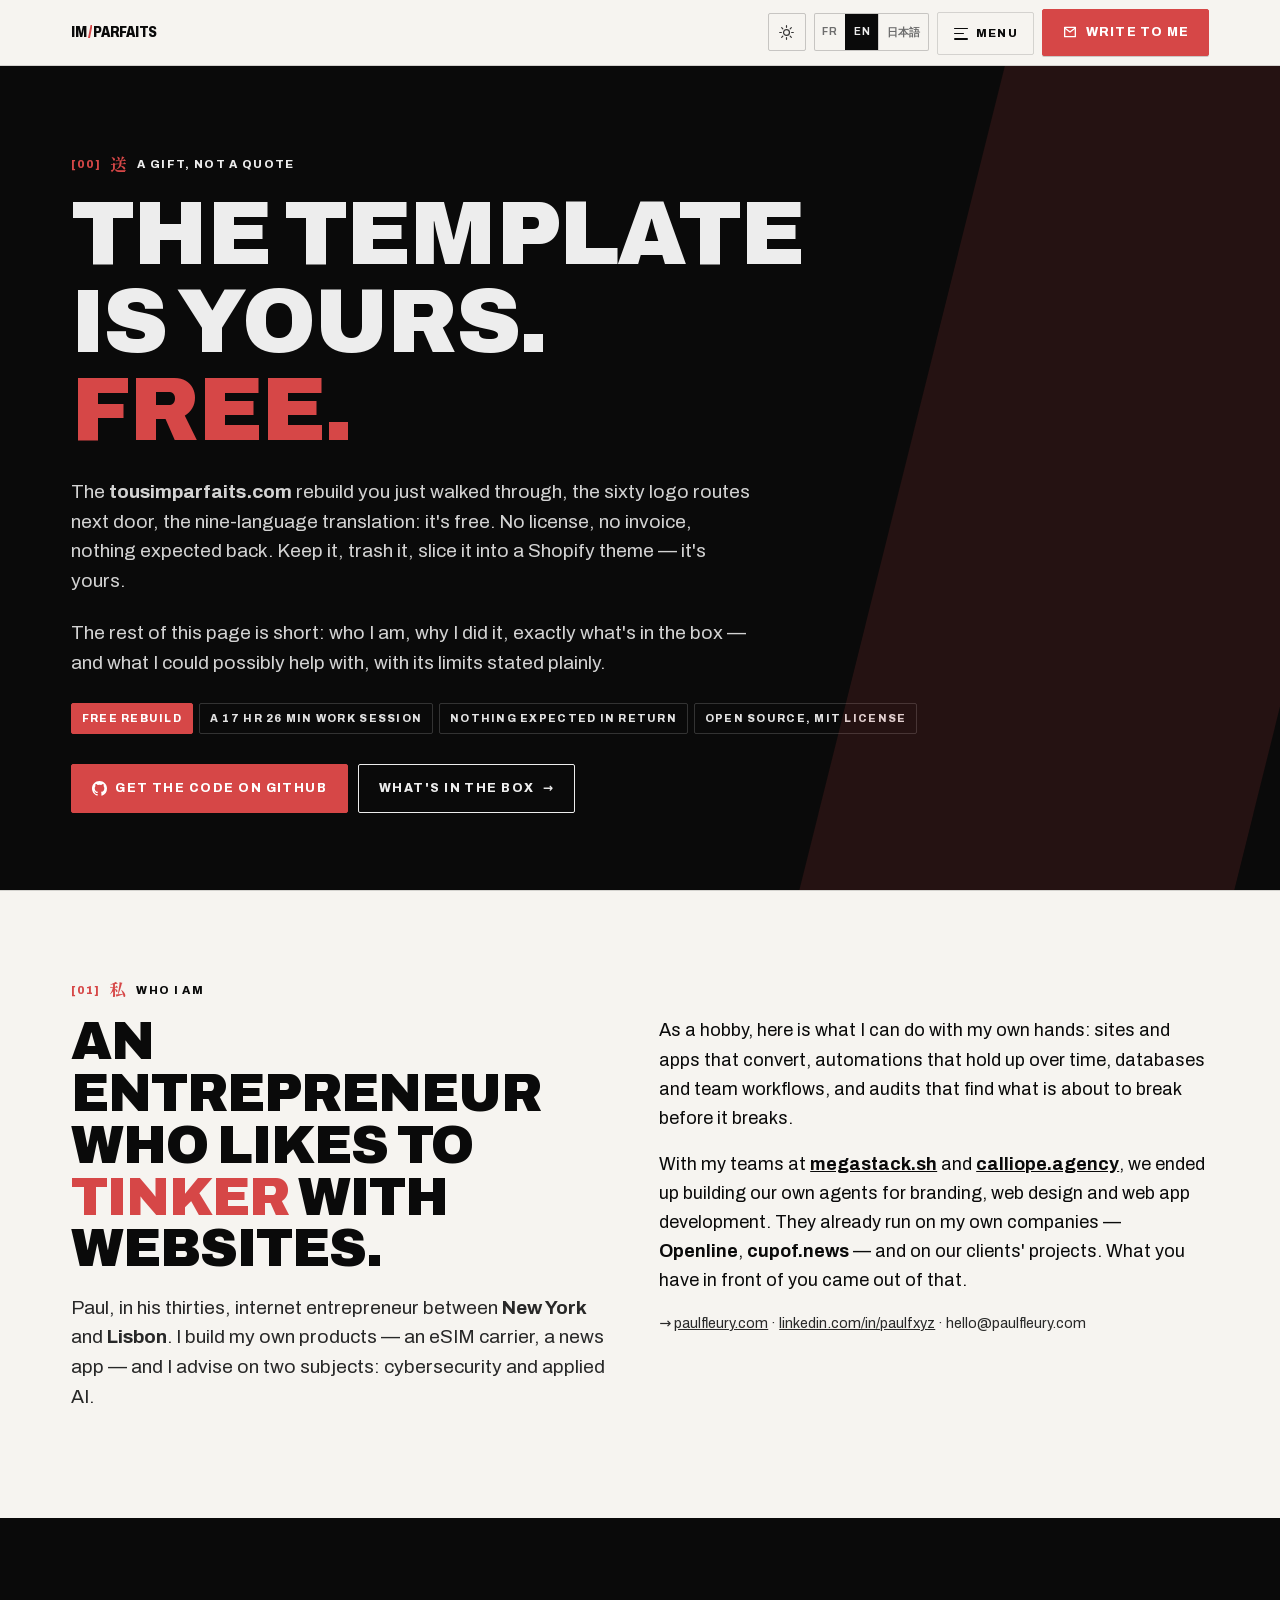
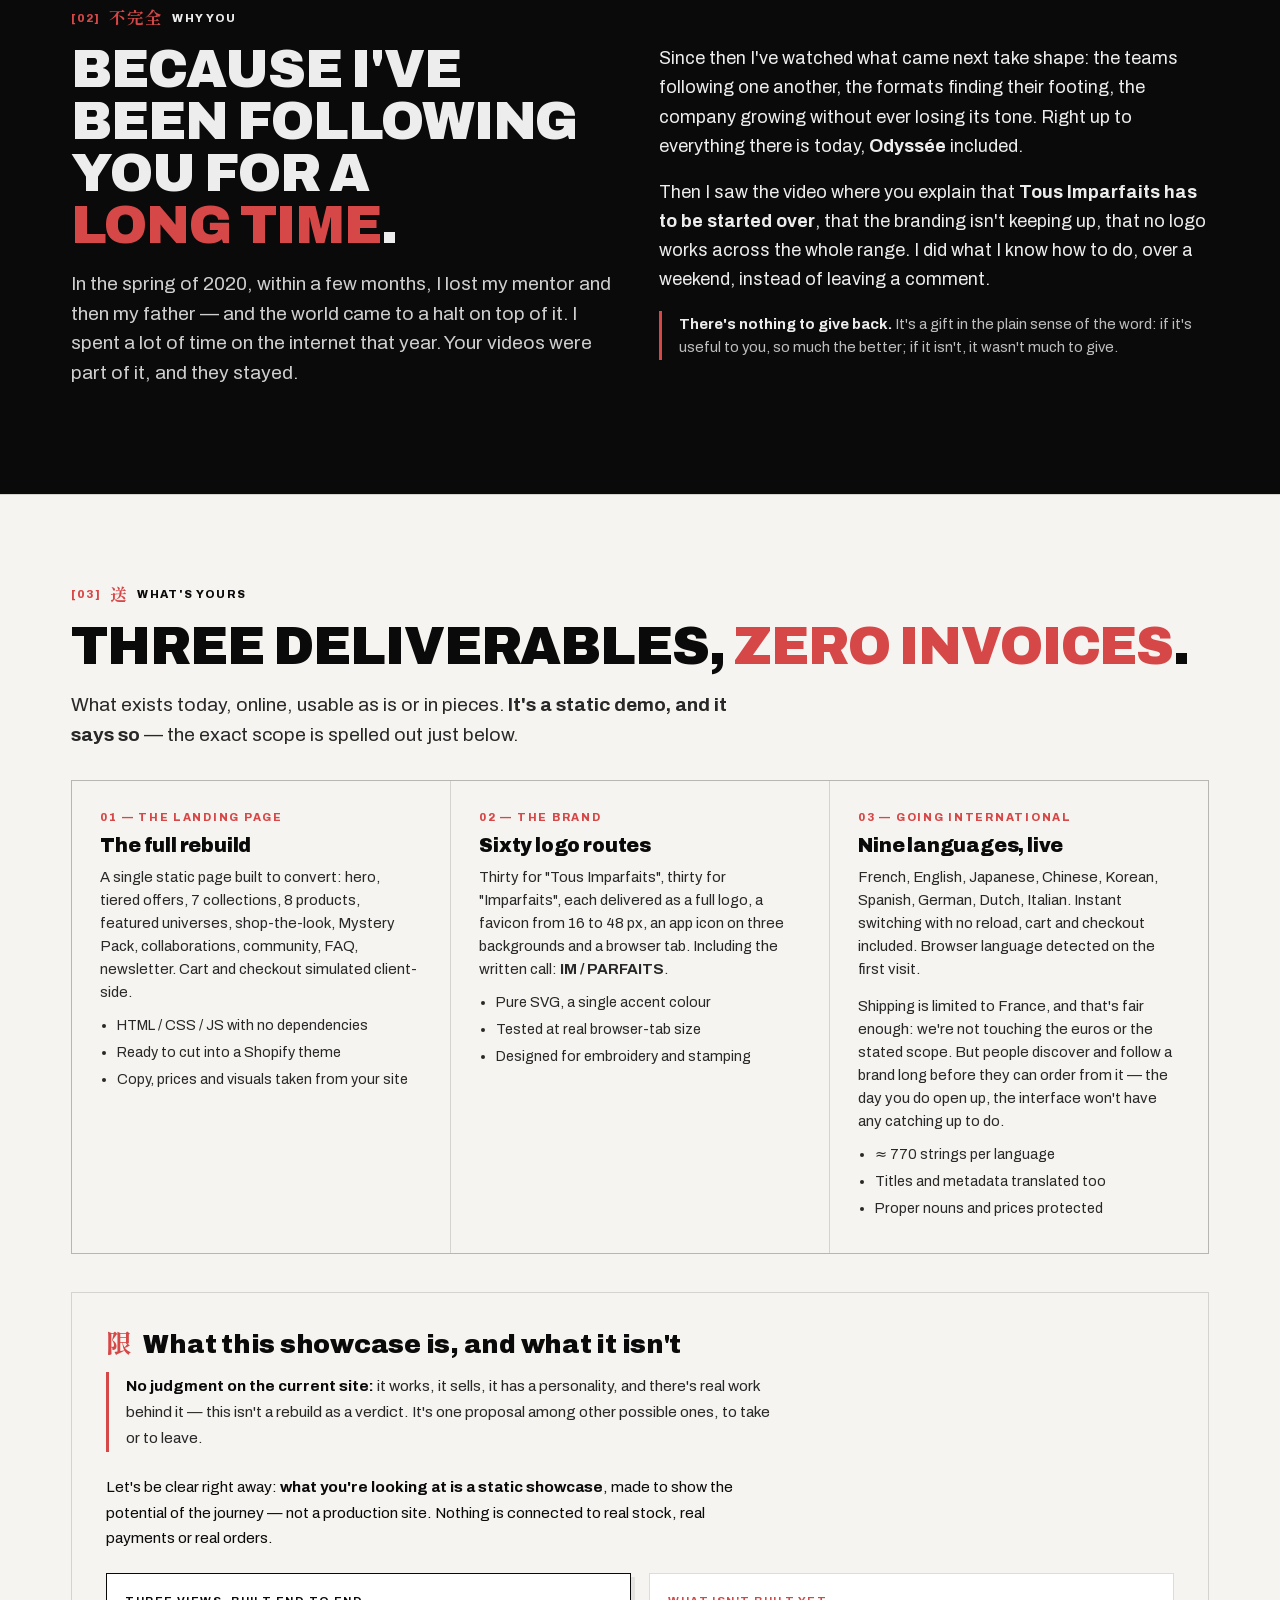
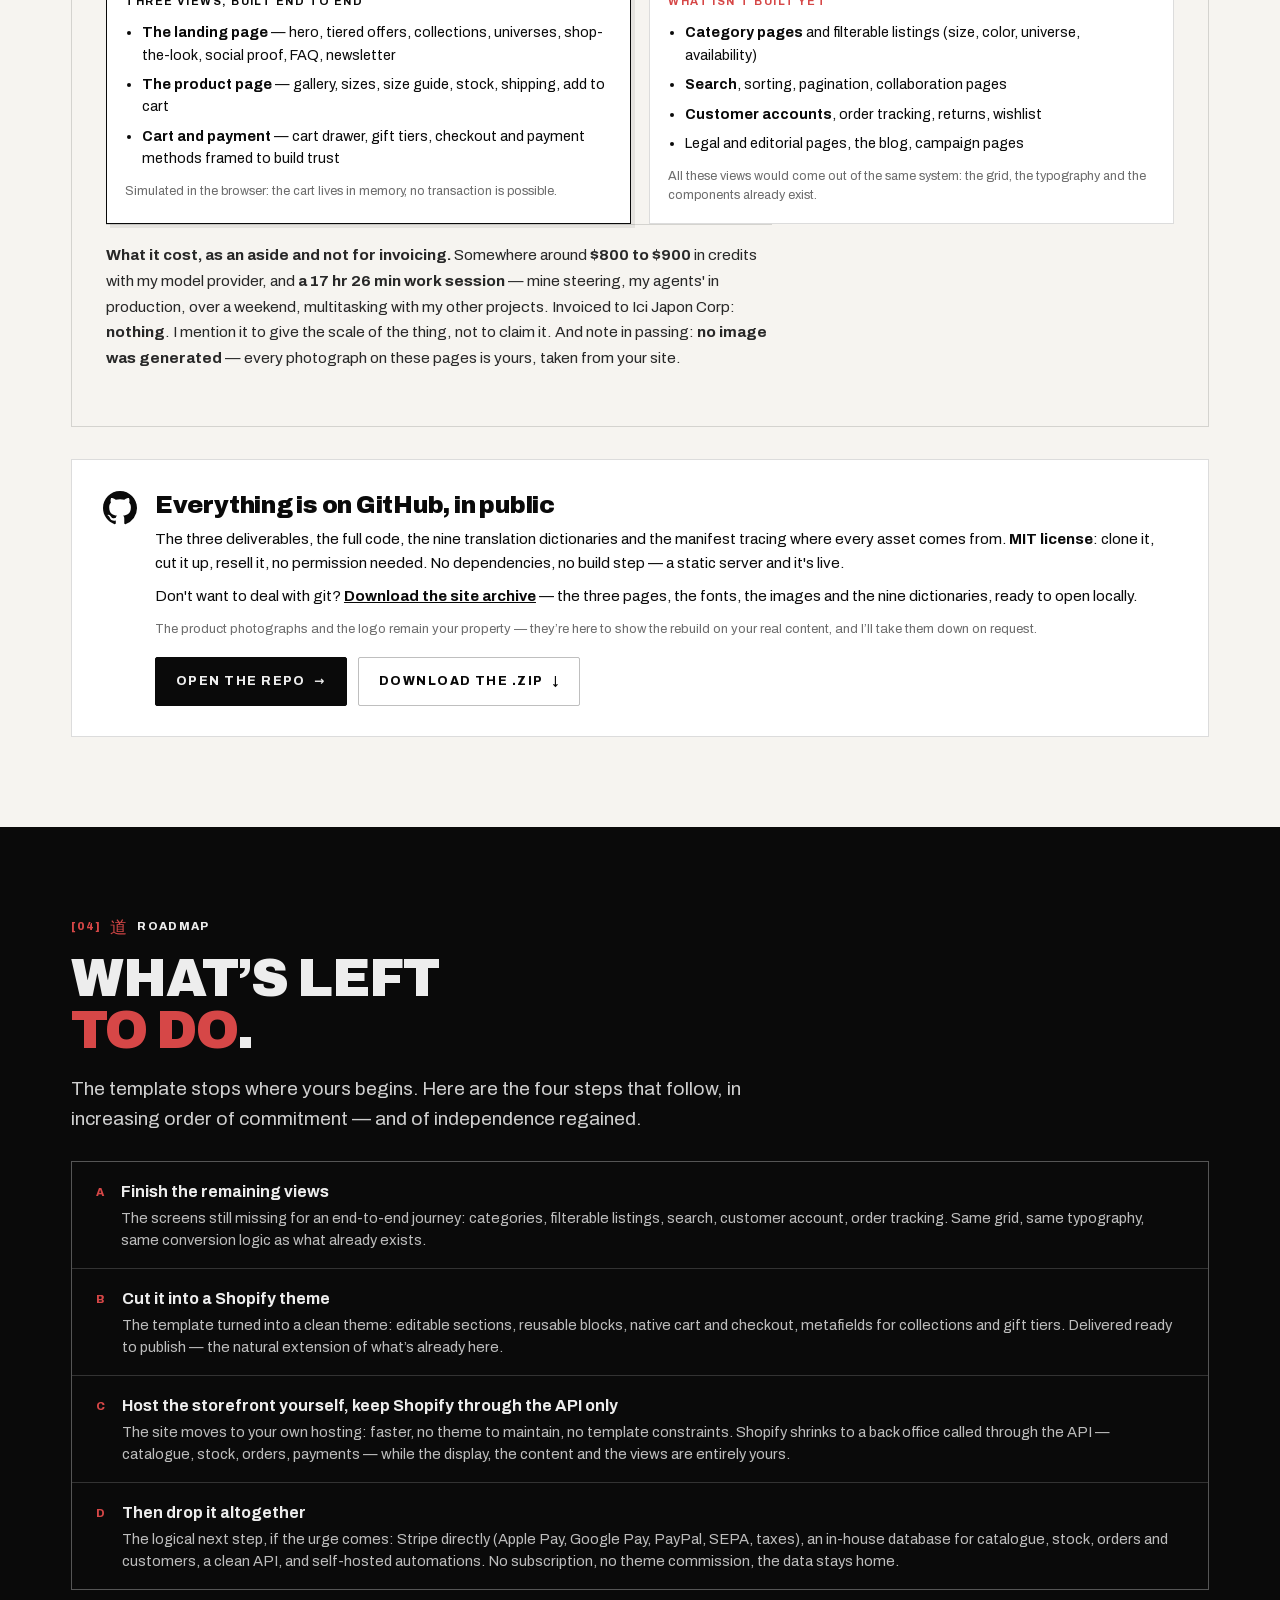
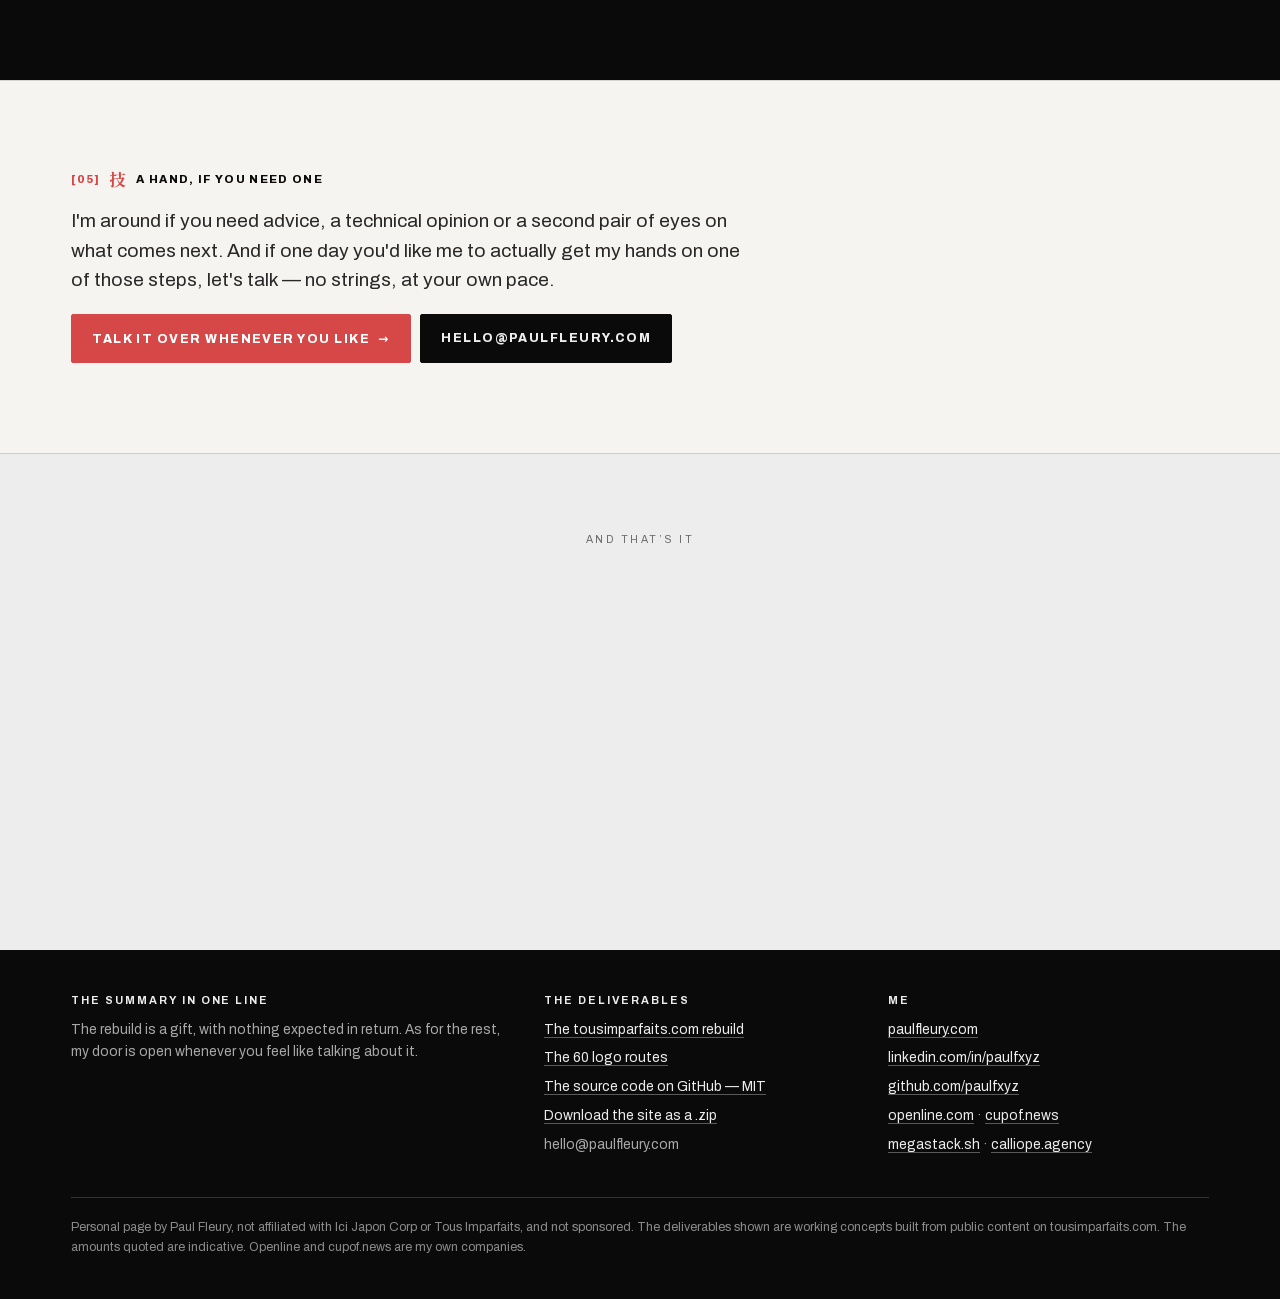
<file: offre/index.html>
<!DOCTYPE html>
<html lang="fr" data-tc-light="#0a0a0a" data-tc-dark="#1c1c1c">
<head>
<meta charset="utf-8">
<script>/* thème posé avant le premier rendu : évite le flash clair */
(function(){var k=null;try{k=window['local'+'Storage'].getItem('ti-theme')}catch(e){}
if(k!=='dark'&&k!=='light'){k=(window.matchMedia&&window.matchMedia('(prefers-color-scheme: dark)').matches)?'dark':'light'}
document.documentElement.setAttribute('data-theme',k)}());</script>
<meta name="viewport" content="width=device-width,initial-scale=1">
<title>Le template est à vous — un cadeau à Tous Imparfaits · Paul Fleury</title>
<meta name="description" content="La refonte de tousimparfaits.com, les soixante pistes de logo et les neuf langues : offertes, sans contrepartie. Par Paul Fleury, entre New York et Lisbonne.">
<meta name="robots" content="index,follow">
<meta property="og:type" content="website">
<meta property="og:title" content="Le template est à vous — un cadeau à Tous Imparfaits">
<meta property="og:description" content="Une refonte offerte à Tous Imparfaits, sans contrepartie. Par Paul Fleury.">
<meta property="og:url" content="https://paulfleury.com/ti/offre/">
<link rel="preload" href="../assets/fonts/archivo-var.woff2" as="font" type="font/woff2" crossorigin>
<link rel="stylesheet" href="styles.css?v=36">
<link rel="stylesheet" href="../assets/tilogo.css?v=6">
<link rel="icon" href="../assets/favicon.svg?v=9" type="image/svg+xml">
<link rel="icon" href="../assets/icons/favicon.ico?v=9" sizes="16x16 32x32 48x48">
  <link rel="icon" type="image/png" sizes="32x32" href="../assets/icons/favicon-32.png?v=9">
  <link rel="icon" type="image/png" sizes="16x16" href="../assets/icons/favicon-16.png?v=9">
<link rel="apple-touch-icon" href="../assets/icons/apple-touch-icon.png?v=8">
<meta name="theme-color" content="#0a0a0a">
<link rel="stylesheet" href="../assets/pagei18n.css?v=4">
</head>
<body>

<nav class="nav" aria-label="Navigation">
  <div class="nav__in">
    <a class="nav__mk" href="../" aria-label="Tous Imparfaits — le nom et l’écusson">
      <span class="tilogo tilogo--nav" translate="no" aria-hidden="true" data-tilogo><span class="tilogo__mk"><svg viewBox="0 0 100 100" fill="none" aria-hidden="true" focusable="false"><path fill="currentColor" fill-rule="evenodd" d="M22 0H78A22 22 0 0 1 100 22V78A22 22 0 0 1 78 100H22A22 22 0 0 1 0 78V22A22 22 0 0 1 22 0ZM11 27.5H36V72.5H11ZM64 27.5H89V72.5H64Z"/><path d="M59 22 42 78" stroke="#d64747" stroke-width="11.5" stroke-linecap="round"/></svg></span><span class="tilogo__dot" aria-hidden="true"><i></i></span><span class="tilogo__t"><i>Tous</i></span><span class="tilogo__im">Im</span><span class="tilogo__sl"><i>/</i></span><span class="tilogo__pf">parfaits</span></span>
    </a>
    <div class="nav__rt">
      <div class="mn" data-theme-anchor>
        <button type="button" class="mn__tg" id="mn-tg" aria-expanded="false" aria-controls="mn-pn">
          <span class="mn__bg" aria-hidden="true"><i></i><i></i><i></i></span>
          <span class="mn__lb">Menu</span>
        </button>
        <div class="mn__pn" id="mn-pn" role="menu" aria-labelledby="mn-tg" hidden>
          <span class="mn__h">Le travail offert</span>
          <a class="mn__i" role="menuitem" href="../"><span class="mn__n">01</span><span class="mn__x"><b>Le site refait</b><small>Landing, fiche produit, panier</small></span></a>
          <a class="mn__i" role="menuitem" href="../brand/"><span class="mn__n">02</span><span class="mn__x"><b>Les 60 pistes de logo</b><small>La planche d'identité complète</small></span></a>
          <a class="mn__i" role="menuitem" href="https://github.com/paulfxyz/imparfaits" rel="noopener" target="_blank"><span class="mn__n mn__n--gh"><svg viewBox="0 0 16 16" fill="currentColor" aria-hidden="true"><path d="M8 0C3.58 0 0 3.58 0 8c0 3.54 2.29 6.53 5.47 7.59.4.07.55-.17.55-.38v-1.34c-2.23.48-2.7-1.07-2.7-1.07-.36-.93-.89-1.18-.89-1.18-.73-.5.05-.49.05-.49.81.06 1.23.83 1.23.83.72 1.23 1.88.87 2.34.67.07-.52.28-.87.51-1.07-1.78-.2-3.64-.89-3.64-3.95 0-.87.31-1.59.82-2.15-.08-.2-.36-1.02.08-2.12 0 0 .66-.21 2.2.82a7.6 7.6 0 0 1 4 0c1.54-1.03 2.2-.82 2.2-.82.44 1.1.16 1.92.08 2.12.51.56.82 1.28.82 2.15 0 3.07-1.87 3.75-3.65 3.95.29.25.54.73.54 1.48v2.19c0 .21.15.46.55.38A8 8 0 0 0 16 8c0-4.42-3.58-8-8-8z"/></svg></span><span class="mn__x"><b>Le code source</b><small>Dépôt public, licence MIT</small></span></a>
          <span class="mn__sp"></span>
          <span class="mn__h">Cette page</span>
          <a class="mn__i mn__i--s" role="menuitem" href="#moi"><span class="mn__n">01</span><span class="mn__x"><b>Qui je suis</b></span></a>
          <a class="mn__i mn__i--s" role="menuitem" href="#pourquoi"><span class="mn__n">02</span><span class="mn__x"><b>Pourquoi vous</b></span></a>
          <a class="mn__i mn__i--s" role="menuitem" href="#template"><span class="mn__n">03</span><span class="mn__x"><b>Ce qui est offert</b></span></a>
          <a class="mn__i mn__i--s" role="menuitem" href="#roadmap"><span class="mn__n">04</span><span class="mn__x"><b>Roadmap</b></span></a>
          <a class="mn__i mn__i--s" role="menuitem" href="#faire"><span class="mn__n">05</span><span class="mn__x"><b>Un coup de main, si besoin</b></span></a>
          <span class="mn__sp"></span>
          <span class="mn__h">Moi</span>
          <a class="mn__i mn__i--s" role="menuitem" href="https://paulfleury.com" rel="noopener" target="_blank"><span class="mn__n">↗</span><span class="mn__x"><b>paulfleury.com</b></span></a>
          <a class="mn__i mn__i--s" role="menuitem" href="https://openline.com" rel="noopener" target="_blank"><span class="mn__n">↗</span><span class="mn__x"><b>Openline</b><small>Opérateur eSIM</small></span></a>
          <a class="mn__i mn__i--s" role="menuitem" href="https://cupof.news" rel="noopener" target="_blank"><span class="mn__n">↗</span><span class="mn__x"><b>cupof.news</b><small>App de news</small></span></a>
          <a class="mn__i mn__i--s" role="menuitem" href="https://megastack.sh" rel="noopener" target="_blank"><span class="mn__n">↗</span><span class="mn__x"><b>megastack.sh</b><small>Infrastructure et déploiement</small></span></a>
          <a class="mn__i mn__i--s" role="menuitem" href="https://calliope.agency" rel="noopener" target="_blank"><span class="mn__n">↗</span><span class="mn__x"><b>calliope.agency</b><small>Branding, web et IA</small></span></a>
        </div>
      </div>
      <button type="button" class="nav__go" data-contact aria-haspopup="dialog" aria-label="Me répondre">
        <svg viewBox="0 0 24 24" fill="none" stroke="currentColor" stroke-width="2" stroke-linecap="round" stroke-linejoin="round" aria-hidden="true"><path d="M4 5h16v14H4z"/><path d="m4 6 8 6 8-6"/></svg>
        <span>Me répondre</span>
      </button>
    </div>
  </div>
</nav>

<!-- ══ HERO ══════════════════════════════════════════ -->
<header class="hero">
  <span class="hero__slash" aria-hidden="true"></span>
  <div class="wrap">
    <p class="eyebrow"><span class="n">[00]</span> <span class="jp">送</span> Un cadeau, pas un devis</p>
    <h1>Le template<br>est à vous.<br><em>Gratuitement.</em></h1>
    <p class="lede">La refonte de <b>tousimparfaits.com</b> que vous venez de parcourir, les soixante pistes de logo à côté, la traduction en neuf langues : c’est offert. Pas de licence, pas de facture, pas de contrepartie. Vous prenez, vous jetez, vous découpez en thème Shopify — c’est le vôtre.</p>
    <p class="lede">Le reste de cette page est court : qui je suis, pourquoi je l’ai fait, ce qu’il y a exactement dans le carton — et ce sur quoi je pourrais éventuellement aider, avec ses limites dites franchement.</p>
    <div class="meta">
      <span class="tag tag--hot">Refonte offerte</span>
      <span class="tag">Une session de travail de 17 h 26</span>
      <span class="tag">Aucune contrepartie</span>
      <span class="tag">Code source ouvert, licence MIT</span>
    </div>
    <div class="hero__cta">
      <a class="btn btn--p btn--gh" href="https://github.com/paulfxyz/imparfaits" rel="noopener" target="_blank">
        <svg viewBox="0 0 16 16" fill="currentColor" aria-hidden="true"><path d="M8 0C3.58 0 0 3.58 0 8c0 3.54 2.29 6.53 5.47 7.59.4.07.55-.17.55-.38v-1.34c-2.23.48-2.7-1.07-2.7-1.07-.36-.93-.89-1.18-.89-1.18-.73-.5.05-.49.05-.49.81.06 1.23.83 1.23.83.72 1.23 1.88.87 2.34.67.07-.52.28-.87.51-1.07-1.78-.2-3.64-.89-3.64-3.95 0-.87.31-1.59.82-2.15-.08-.2-.36-1.02.08-2.12 0 0 .66-.21 2.2.82a7.6 7.6 0 0 1 4 0c1.54-1.03 2.2-.82 2.2-.82.44 1.1.16 1.92.08 2.12.51.56.82 1.28.82 2.15 0 3.07-1.87 3.75-3.65 3.95.29.25.54.73.54 1.48v2.19c0 .21.15.46.55.38A8 8 0 0 0 16 8c0-4.42-3.58-8-8-8z"/></svg>
        <span>Récupérer le code sur GitHub</span>
      </a>
      <a class="btn btn--g" href="#template">Ce qu’il y a dans le carton <span aria-hidden="true">→</span></a>
    </div>
  </div>
</header>

<!-- ══ QUI JE SUIS ═══════════════════════════════════ -->
<section id="moi">
  <div class="wrap">
    <p class="eyebrow"><span class="n">[01]</span> <span class="jp">私</span> Qui je suis</p>
    <div class="cols">
      <div>
        <h2>Un entrepreneur qui aime <em>bricoler</em> des sites.</h2>
        <p class="lede">Paul, la trentaine, entrepreneur Internet entre <b>New York</b> et <b>Lisbonne</b>. Je construis mes propres produits — un opérateur eSIM, une app de news — et je conseille sur deux sujets : cybersécurité et IA appliquée.</p>
      </div>
      <div class="body">
        <p>En hobby, ce que je sais faire de mes mains : des sites et des apps qui convertissent, des automatisations qui tiennent dans le temps, des bases de données et des workflows d’équipe, et des audits qui trouvent ce qui va casser avant que ça casse.</p>
        <p>Avec mes équipes chez <b><a href="https://megastack.sh" rel="noopener">megastack.sh</a></b> et <b><a href="https://calliope.agency" rel="noopener">calliope.agency</a></b>, on a fini par outiller nos propres agents pour le branding, le web design et le développement d’applications web. Ils tournent déjà sur mes boîtes — <b>Openline</b>, <b>cupof.news</b> — et sur les projets de nos clients. Ce que vous avez sous les yeux sort de là.</p>
        <p class="small">→ <a href="https://paulfleury.com" rel="noopener">paulfleury.com</a> &nbsp;·&nbsp; <a href="https://www.linkedin.com/in/paulfxyz/" rel="noopener">linkedin.com/in/paulfxyz</a> &nbsp;·&nbsp; hello@paulfleury.com</p>
      </div>
    </div>
  </div>
</section>

<!-- ══ POURQUOI VOUS ═════════════════════════════════ -->
<section class="dark" id="pourquoi">
  <div class="wrap">
    <p class="eyebrow"><span class="n">[02]</span> <span class="jp">不完全</span> Pourquoi vous</p>
    <div class="cols">
      <div>
        <h2>Parce que je vous suis depuis <em>longtemps</em>.</h2>
        <p class="lede">Au printemps 2020, en l’espace de quelques mois, j’ai perdu mon mentor puis mon père — et le monde s’est arrêté par-dessus. J’ai passé beaucoup de temps sur Internet cette année-là. Vos vidéos en faisaient partie, et elles y sont restées.</p>
      </div>
      <div class="body">
        <p>Depuis, j’ai regardé la suite se construire : les équipes qui se succèdent, les formats qui se cherchent, la boîte qui grossit sans jamais perdre le ton. Jusqu’à l’ensemble d’aujourd’hui, <b>Odyssée</b> comprise.</p>
        <p>Puis j’ai vu la vidéo où vous expliquez qu’il faut <b>recommencer Tous Imparfaits</b>, que le branding ne suit pas, qu’aucun logo ne fonctionne sur toute la gamme. J’ai fait ce que je sais faire, un week-end, plutôt que de laisser un commentaire.</p>
        <p class="note"><b>Il n’y a rien à renvoyer.</b> C’est un cadeau au sens simple du mot : si ça vous sert, tant mieux ; si ça ne vous sert pas, ça n’était pas grand-chose à donner.</p>
      </div>
    </div>
  </div>
</section>

<!-- ══ CE QUI EST OFFERT ═════════════════════════════ -->
<section id="template">
  <div class="wrap">
    <p class="eyebrow"><span class="n">[03]</span> <span class="jp">送</span> Ce qui est offert</p>
    <h2>Trois livrables, <em>zéro facture</em>.</h2>
    <p class="lede">Ce qui existe aujourd’hui, en ligne, utilisable en l’état ou en pièces détachées. <b>C’est une démonstration statique, assumée comme telle</b> — le périmètre exact est détaillé juste en dessous.</p>
    <div class="grid grid--3">
      <div class="card">
        <span class="card__n">01 — La landing</span>
        <h3>La refonte complète</h3>
        <p>Une page unique, statique, orientée conversion : hero, offres à paliers, 7 collections, 8 produits, univers épinglé, shop-the-look, Pack Mystère, collaborations, communauté, FAQ, newsletter. Panier et tunnel simulés côté client.</p>
        <ul><li>HTML / CSS / JS sans dépendance</li><li>Prête à découper en thème Shopify</li><li>Textes, prix et visuels repris de votre site</li></ul>
      </div>
      <div class="card">
        <span class="card__n">02 — La marque</span>
        <h3>Soixante pistes de logo</h3>
        <p>Trente pour « Tous Imparfaits », trente pour « Imparfaits », chacune livrée en logo complet, favicon de 16 à 48 px, app icon sur trois fonds et onglet de navigateur. Avec l’arbitrage écrit : <b>IM / PARFAITS</b>.</p>
        <ul><li>SVG pur, une seule couleur d’accent</li><li>Testé à la taille réelle d’un onglet</li><li>Pensé pour la broderie et le tampon</li></ul>
      </div>
      <div class="card">
        <span class="card__n">03 — L’international</span>
        <h3>Neuf langues, en direct</h3>
        <p>Français, anglais, japonais, chinois, coréen, espagnol, allemand, néerlandais, italien. Bascule instantanée sans rechargement, y compris sur le panier et le tunnel. Détection de la langue du navigateur au premier passage.</p>
        <p class="small">La livraison est bloquée à la France, et c’est légitime : on ne touche ni aux euros ni au périmètre annoncé. Mais on découvre et on suit une marque bien avant de pouvoir commander chez elle — le jour où vous élargirez, l’interface n’aura rien à rattraper.</p>
        <ul><li>≈ 770 chaînes par langue</li><li>Titres et métadonnées traduits aussi</li><li>Noms propres et prix protégés</li></ul>
      </div>
    </div>
    <div class="scope">
      <h3><span class="jp">限</span> Ce que ce showcase est, et ce qu’il n’est pas</h3>
      <p class="note"><b>Aucun jugement sur le site actuel :</b> il tourne, il vend, il a sa personnalité, et il y a du vrai travail derrière — ce n’est pas une refonte-sanction. C’est une proposition parmi d’autres possibles, à prendre ou à laisser.</p>
      <p>Autant être net tout de suite : <b>ce que vous avez sous les yeux est une vitrine statique</b>, faite pour montrer le potentiel du parcours — pas un site de production. Rien n’est connecté à un vrai stock, à un vrai paiement, à une vraie commande.</p>
      <div class="scope__cols">
        <div class="scope__c scope__c--yes">
          <span class="scope__t">Trois vues construites, de bout en bout</span>
          <ul>
            <li><b>La landing</b> — hero, offres à paliers, collections, univers, shop-the-look, preuve sociale, FAQ, newsletter</li>
            <li><b>La fiche produit</b> — galerie, tailles, guide, stock, livraison, ajout au panier</li>
            <li><b>Le panier et le paiement</b> — tiroir de panier, paliers de cadeaux, tunnel et moyens de paiement mis en confiance</li>
          </ul>
          <p class="small">Simulé côté navigateur : le panier vit en mémoire, aucune transaction n’est possible.</p>
        </div>
        <div class="scope__c">
          <span class="scope__t">Ce qui n’est pas encore construit</span>
          <ul>
            <li>Les <b>pages de catégorie</b> et les listings filtrables (taille, couleur, univers, dispo)</li>
            <li>La <b>recherche</b>, le tri, la pagination, les pages de collaboration</li>
            <li>Le <b>compte client</b>, le suivi de commande, les retours, la liste d’envies</li>
            <li>Les pages légales et éditoriales, le blog, les pages de campagne</li>
          </ul>
          <p class="small">Toutes ces vues se déclineraient dans le même système : la grille, la typographie et les composants existent déjà.</p>
        </div>
      </div>
      <p class="scope__ft"><b>Ce que ça a coûté, pour l’anecdote et pas pour facturation.</b> De l’ordre de <b>800 à 900 $</b> de crédits chez mon fournisseur de modèles, et <b>une session de travail de 17 h 26</b> — la mienne en pilotage, celle de mes agents en production, un week-end, en multitâche avec mes autres projets. Facturé à Ici Japon Corp : <b>rien</b>. Je le mentionne pour donner l’échelle du truc, pas pour la réclamer. Et notez au passage : <b>aucune image n’a été générée</b> — toutes les photographies de ces pages sont les vôtres, prises sur votre site.</p>
    </div>

    <div class="ghbox">
      <svg class="ghbox__mk" viewBox="0 0 16 16" fill="currentColor" aria-hidden="true"><path d="M8 0C3.58 0 0 3.58 0 8c0 3.54 2.29 6.53 5.47 7.59.4.07.55-.17.55-.38v-1.34c-2.23.48-2.7-1.07-2.7-1.07-.36-.93-.89-1.18-.89-1.18-.73-.5.05-.49.05-.49.81.06 1.23.83 1.23.83.72 1.23 1.88.87 2.34.67.07-.52.28-.87.51-1.07-1.78-.2-3.64-.89-3.64-3.95 0-.87.31-1.59.82-2.15-.08-.2-.36-1.02.08-2.12 0 0 .66-.21 2.2.82a7.6 7.6 0 0 1 4 0c1.54-1.03 2.2-.82 2.2-.82.44 1.1.16 1.92.08 2.12.51.56.82 1.28.82 2.15 0 3.07-1.87 3.75-3.65 3.95.29.25.54.73.54 1.48v2.19c0 .21.15.46.55.38A8 8 0 0 0 16 8c0-4.42-3.58-8-8-8z"/></svg>
      <div class="ghbox__tx">
        <h3>Tout est sur GitHub, en public</h3>
        <p>Les trois livrables, le code complet, les neuf dictionnaires de traduction et le manifeste qui trace la provenance de chaque asset. <b>Licence MIT</b> : clonez, découpez, revendez, aucune permission à demander. Aucune dépendance, aucune étape de build — un serveur statique et c’est en ligne.</p>
        <p>Pas envie de passer par git&nbsp;? <a href="https://paulfleury.com/ti/dump.zip"><b>Téléchargez l’archive du site</b></a> — les trois pages, les polices, les images et les neuf dictionnaires, prêts à ouvrir en local.</p>
        <p class="small">Les photographies produit et le logo restent votre propriété — ils sont là pour démontrer la refonte sur vos vrais contenus, et je les retire sur simple demande.</p>
      </div>
      <div class="ghbox__act"><a class="btn btn--d" href="https://github.com/paulfxyz/imparfaits" rel="noopener" target="_blank">Ouvrir le dépôt <span aria-hidden="true">→</span></a><a class="btn btn--g" href="https://paulfleury.com/ti/dump.zip">Télécharger le&nbsp;.zip <span aria-hidden="true">↓</span></a></div>
    </div>
  </div>
</section>

<!-- ══ ROADMAP ══════════════════════════════════════ -->
<section class="dark" id="roadmap">
  <div class="wrap">
    <p class="eyebrow"><span class="n">[04]</span> <span class="jp">道</span> Roadmap</p>
    <h2>Ce qu'il reste<br><em>à faire</em>.</h2>
    <p class="lede">Le template s'arrête là où le vôtre commence. Voici les quatre étapes qui suivent, par ordre d'engagement croissant — et d'autonomie retrouvée.</p>
    <ol class="steps">
      <li><span class="k">A</span><b>Terminer les dernières vues</b><span class="t">Les écrans qui manquent encore pour que le parcours soit complet de bout en bout : catégories, listings filtrables, recherche, compte client, suivi de commande. Même grille, même typographie, même logique de conversion que ce qui existe déjà.</span></li>
      <li><span class="k">B</span><b>Découper en thème Shopify</b><span class="t">Le template transformé en thème propre : sections éditables, blocs réutilisables, panier et checkout natifs, métachamps pour les collections et les paliers de cadeaux. Livré prêt à publier, c'est le prolongement naturel de ce qui est déjà là.</span></li>
      <li><span class="k">C</span><b>Héberger la vitrine chez vous, ne garder Shopify que par API</b><span class="t">Le site part sur votre propre hébergement : plus rapide, plus de thème à maintenir, aucune contrainte de gabarit. Shopify se réduit à un back-office appelé par l'API — catalogue, stocks, commandes, encaissement — pendant que l'affichage, le contenu et les vues vous appartiennent entièrement.</span></li>
      <li><span class="k">D</span><b>Puis s'en débarrasser</b><span class="t">La suite logique, si l'envie vient : Stripe en direct (Apple&nbsp;Pay, Google&nbsp;Pay, PayPal, SEPA, taxes), une base maison pour le catalogue, les stocks, les commandes et les clients, une API propre, et les automatisations auto-hébergées. Plus d'abonnement, plus de commission sur le thème, les données à la maison.</span></li>
    </ol>
  </div>
</section>

<!-- ══ UN COUP DE MAIN, SI BESOIN ════════════════════ -->
<section id="faire">
  <div class="wrap">
    <p class="eyebrow"><span class="n">[05]</span> <span class="jp">技</span> Un coup de main, si besoin</p>
    <p class="lede">Je reste à dispo si vous avez besoin d'un conseil, d'un avis technique ou d'un coup d'œil sur la suite. Et si un jour vous voulez que je mette la main à la pâte sur l'une de ces étapes, on en parle — sans engagement, à votre rythme.</p>
    <div class="hero__cta" style="margin-top:1.2rem">
      <button type="button" class="btn btn--p" data-contact aria-haspopup="dialog">En discuter quand vous voulez <span aria-hidden="true">→</span></button>
      <a class="btn btn--d" href="mailto:hello@paulfleury.com?subject=Tous%20Imparfaits%20%C2%B7%20discuter">hello@paulfleury.com</a>
    </div>
  </div>
</section>

<!-- ══ CLÔTURE ═══════════════════════════════════════ -->
<div class="end" id="end" data-end>
  <div class="wrap">
    <p class="end__k" aria-hidden="true">Voilà, c’est tout</p>
    <span class="endwm" aria-label="IM / PARFAITS"><span class="endwm__a">IM</span><span class="sl endwm__b" aria-hidden="true">/</span><span class="endwm__c">PARFAITS</span></span>
    <span class="end__rule" aria-hidden="true"></span>
    <p>Personne n’est parfait. C’est écrit sur vos vêtements depuis 2021, et c’est exactement pour ça que ce travail était facile à commencer. Bon courage à toute l’équipe.</p>
    <p class="end__sig">— Paul, à Lisbonne, pour Tous Imparfaits.</p>
    <button type="button" class="end__replay" data-endreplay>↻ Rejouer</button>
  </div>
</div>

<footer class="ft">
  <div class="wrap">
    <div class="ftgrid">
      <div>
        <h4>Le résumé en une ligne</h4>
        <p style="margin:0">La refonte est offerte, sans contrepartie. Pour le reste, ma porte est ouverte quand vous voulez en parler.</p>
      </div>
      <div>
        <h4>Les livrables</h4>
        <ul>
          <li><a href="../">La refonte de tousimparfaits.com</a></li>
          <li><a href="../brand/">Les 60 pistes de logo</a></li>
          <li><a href="https://github.com/paulfxyz/imparfaits" rel="noopener">Le code source sur GitHub — MIT</a></li>
          <li><a href="https://paulfleury.com/ti/dump.zip">Télécharger le site en&nbsp;.zip</a></li>
          <li><a href="mailto:hello@paulfleury.com">hello@paulfleury.com</a></li>
        </ul>
      </div>
      <div>
        <h4>Moi</h4>
        <ul>
          <li><a href="https://paulfleury.com" rel="noopener">paulfleury.com</a></li>
          <li><a href="https://www.linkedin.com/in/paulfxyz/" rel="noopener">linkedin.com/in/paulfxyz</a></li>
          <li><a href="https://github.com/paulfxyz" rel="noopener">github.com/paulfxyz</a></li>
          <li><a href="https://openline.com" rel="noopener">openline.com</a> · <a href="https://cupof.news" rel="noopener">cupof.news</a></li>
          <li><a href="https://megastack.sh" rel="noopener">megastack.sh</a> · <a href="https://calliope.agency" rel="noopener">calliope.agency</a></li>
        </ul>
      </div>
    </div>
    <p class="disc">Page personnelle de Paul Fleury, non affiliée à Ici Japon Corp ni à Tous Imparfaits, et non commanditée. Les livrables présentés sont des concepts de travail réalisés à partir des contenus publics de tousimparfaits.com. Les montants cités le sont à titre indicatif. Openline et cupof.news sont mes propres sociétés.</p>
  </div>
</footer>

<!-- ══ MODAL CONTACT ════════════════════════════════ -->
<dialog class="cdlg" id="contact" aria-labelledby="cdlg-t">
  <div class="cdlg__hd">
    <div>
      <h2 id="cdlg-t">Écrivez-moi quand vous voulez</h2>
      <p>Pas de créneau à réserver ni de formulaire : un message suffit, et je réponds dès que ma semaine me le permet. L’e-mail est le plus sûr — sur les messageries, c’est <b>paulfxyz</b> partout.</p>
    </div>
    <button type="button" class="cdlg__x" data-close aria-label="Fermer">✕</button>
  </div>

  <div class="cdlg__grid">
    <a class="cbtn" href="tel:+33625767683">
      <svg viewBox="0 0 24 24" fill="none" stroke="currentColor" stroke-width="1.9" stroke-linecap="round" stroke-linejoin="round" aria-hidden="true"><path d="M4.5 3h3l1.6 4-2 1.4a12.5 12.5 0 0 0 6.5 6.5l1.4-2 4 1.6v3a2 2 0 0 1-2.2 2A17 17 0 0 1 2.5 5.2A2 2 0 0 1 4.5 3z"/></svg>
      <div><b>Téléphone</b><span>+33 6 25 76 76 83</span></div>
    </a>
    <a class="cbtn" href="https://wa.me/33625767683" rel="noopener" target="_blank">
      <svg viewBox="0 0 24 24" fill="currentColor" aria-hidden="true"><path d="M12.04 2C6.6 2 2.2 6.4 2.2 11.83c0 1.94.53 3.75 1.46 5.3L2 22l4.98-1.6a9.9 9.9 0 0 0 5.06 1.38h.01c5.43 0 9.84-4.4 9.84-9.83C21.89 6.4 17.47 2 12.04 2zm5.72 13.9c-.24.68-1.4 1.3-1.93 1.35-.53.05-1.03.24-2.92-.6-2.28-1.02-3.72-3.4-3.83-3.56-.12-.16-.92-1.26-.9-2.4.03-1.14.63-1.7.85-1.94.22-.24.48-.3.64-.3l.46.01c.15.01.35-.06.54.42.2.5.66 1.72.72 1.84.06.12.1.26.02.42-.08.16-.15.26-.3.42l-.22.26c-.14.16-.3.33-.14.62.16.28.72 1.2 1.54 1.94 1.06.95 1.6 1.12 1.87 1.25.2.1.42.08.58-.1.16-.18.66-.78.84-1.05.18-.27.36-.22.6-.13.24.09 1.5.72 1.76.85.26.13.43.2.5.31.06.12.06.7-.18 1.38z"/></svg>
      <div><b>WhatsApp</b><span>@paulfxyz</span></div>
    </a>
    <a class="cbtn" href="https://t.me/paulfxyz" rel="noopener" target="_blank">
      <svg viewBox="0 0 24 24" fill="currentColor" aria-hidden="true"><path d="M21.9 4.3 18.8 19c-.23 1.05-.86 1.31-1.74.82l-4.8-3.55-2.32 2.24c-.26.26-.47.47-.96.47l.34-4.9L18.2 6.5c.4-.35-.09-.55-.61-.2L7.4 12.83l-4.72-1.48c-1.03-.32-1.05-1.02.21-1.51l16.5-6.37c.86-.31 1.61.2 1.34 1.52-.28 1.32.02-1.32.02 0z"/></svg>
      <div><b>Telegram</b><span>@paulfxyz</span></div>
    </a>
    <a class="cbtn" href="https://signal.me/#eu/sWxuf1hk1rRn6LAIbwMW4LsmkoTOjzIfL5H6TWJWnkjlLEwb2y9KwZR2a7bymtsr" rel="noopener" target="_blank">
      <svg viewBox="0 0 24 24" fill="none" stroke="currentColor" stroke-width="1.9" stroke-linecap="round" stroke-linejoin="round" aria-hidden="true"><path d="M12 3a9 9 0 1 0-8.05 5L3 21l4.4-1.35A9 9 0 0 0 12 3z"/><path d="M9 9.5h6M9 13h4"/></svg>
      <div><b>Signal</b><span>@paulfxyz.88</span></div>
    </a>
    <a class="cbtn" href="https://x.com/paulfxyz" rel="noopener" target="_blank">
      <svg viewBox="0 0 24 24" fill="currentColor" aria-hidden="true"><path d="M17.5 3h3.2l-7 8 7.3 10h-5.6l-4.4-6.2L5.7 21H2.5l7.4-8.5L2.9 3h5.7l4.1 5.8L17.5 3zm-1.1 16h1.7L7.4 4.8H5.6l10.8 14.2z"/></svg>
      <div><b>X</b><span>@paulfxyz</span></div>
    </a>
    <a class="cbtn" href="https://instagram.com/paulfxyz" rel="noopener" target="_blank">
      <svg viewBox="0 0 24 24" fill="none" stroke="currentColor" stroke-width="1.9" stroke-linecap="round" aria-hidden="true"><rect x="3" y="3" width="18" height="18" rx="5"/><circle cx="12" cy="12" r="4"/><path d="M17.4 6.6h.01"/></svg>
      <div><b>Instagram</b><span>@paulfxyz</span></div>
    </a>
    <a class="cbtn" href="https://www.linkedin.com/in/paulfxyz/" rel="noopener" target="_blank">
      <svg viewBox="0 0 24 24" fill="currentColor" aria-hidden="true"><path d="M4.98 3.5a2.5 2.5 0 1 1 0 5 2.5 2.5 0 0 1 0-5zM3 9.2h4v11.8H3V9.2zm6.5 0h3.83v1.62h.05a4.2 4.2 0 0 1 3.78-2.08c4.04 0 4.79 2.66 4.79 6.12V21h-4v-5.24c0-1.25-.02-2.86-1.74-2.86-1.75 0-2.01 1.36-2.01 2.77V21h-4V9.2z"/></svg>
      <div><b>LinkedIn</b><span>in/paulfxyz</span></div>
    </a>
    <a class="cbtn" href="mailto:hello@paulfleury.com?subject=Tous%20Imparfaits%20%C2%B7%20suite">
      <svg viewBox="0 0 24 24" fill="none" stroke="currentColor" stroke-width="1.9" stroke-linecap="round" stroke-linejoin="round" aria-hidden="true"><rect x="2.5" y="5" width="19" height="14" rx="2"/><path d="M3 6.5l9 6.5 9-6.5"/></svg>
      <div><b>E-mail</b><span>hello@paulfleury.com</span></div>
    </a>
    <a class="cbtn cbtn--wide" href="https://github.com/paulfxyz/imparfaits" rel="noopener" target="_blank">
      <svg viewBox="0 0 16 16" fill="currentColor" aria-hidden="true"><path d="M8 0C3.58 0 0 3.58 0 8c0 3.54 2.29 6.53 5.47 7.59.4.07.55-.17.55-.38v-1.34c-2.23.48-2.7-1.07-2.7-1.07-.36-.93-.89-1.18-.89-1.18-.73-.5.05-.49.05-.49.81.06 1.23.83 1.23.83.72 1.23 1.88.87 2.34.67.07-.52.28-.87.51-1.07-1.78-.2-3.64-.89-3.64-3.95 0-.87.31-1.59.82-2.15-.08-.2-.36-1.02.08-2.12 0 0 .66-.21 2.2.82a7.6 7.6 0 0 1 4 0c1.54-1.03 2.2-.82 2.2-.82.44 1.1.16 1.92.08 2.12.51.56.82 1.28.82 2.15 0 3.07-1.87 3.75-3.65 3.95.29.25.54.73.54 1.48v2.19c0 .21.15.46.55.38A8 8 0 0 0 16 8c0-4.42-3.58-8-8-8z"/></svg>
      <div><b>Le code source</b><span>GitHub · licence MIT</span></div>
    </a>
    <a class="cbtn cbtn--wide" href="https://paulfleury.com" rel="noopener" target="_blank">
      <svg viewBox="0 0 24 24" fill="none" stroke="currentColor" stroke-width="1.9" stroke-linecap="round" stroke-linejoin="round" aria-hidden="true"><circle cx="12" cy="12" r="9"/><path d="M3.2 9.5h17.6M3.2 14.5h17.6M12 3c2.4 2.4 3.6 5.4 3.6 9S14.4 18.6 12 21c-2.4-2.4-3.6-5.4-3.6-9S9.6 5.4 12 3z"/></svg>
      <div><b>Mon site</b><span>paulfleury.com</span></div>
    </a>
  </div>

  <p class="cdlg__ft">Fuseau <b>Europe/Lisbonne</b> ou <b>New York</b> selon la semaine. Une réponse peut prendre quelques jours, jamais plus.</p>
</dialog>

<script>
(function () {
  var dlg = document.getElementById('contact');
  if (!dlg) return;
  var last = null;
  function open(e) {
    if (e) e.preventDefault();
    last = document.activeElement;
    if (typeof dlg.showModal === 'function') dlg.showModal();
    else dlg.setAttribute('open', '');
    var f = dlg.querySelector('.cbtn');
    if (f) f.focus();
  }
  function close() {
    if (typeof dlg.close === 'function') dlg.close();
    else dlg.removeAttribute('open');
    if (last && last.focus) last.focus();
  }
  document.querySelectorAll('[data-contact]').forEach(function (b) {
    b.addEventListener('click', open);
  });
  dlg.querySelectorAll('[data-close]').forEach(function (b) {
    b.addEventListener('click', close);
  });
  /* clic sur le fond */
  dlg.addEventListener('click', function (ev) {
    if (ev.target === dlg) close();
  });
  /* un lien choisi ferme la fenetre */
  dlg.querySelectorAll('.cbtn').forEach(function (a) {
    a.addEventListener('click', function () { setTimeout(close, 120); });
  });
})();

/* menu deroulant de la barre */
(function () {
  var tg = document.getElementById('mn-tg');
  var pn = document.getElementById('mn-pn');
  if (!tg || !pn) return;
  function shut() {
    pn.hidden = true;
    tg.setAttribute('aria-expanded', 'false');
  }
  function show() {
    pn.hidden = false;
    tg.setAttribute('aria-expanded', 'true');
  }
  tg.addEventListener('click', function (e) {
    e.stopPropagation();
    if (pn.hidden) show(); else shut();
  });
  /* clic ailleurs */
  document.addEventListener('click', function (e) {
    if (!pn.hidden && !pn.contains(e.target) && e.target !== tg) shut();
  });
  /* echap */
  document.addEventListener('keydown', function (e) {
    if ((e.key === 'Escape' || e.keyCode === 27) && !pn.hidden) { shut(); tg.focus(); }
  });
  /* un lien choisi referme */
  pn.querySelectorAll('a').forEach(function (a) {
    a.addEventListener('click', shut);
  });
})();
</script>

<script>
/* la cloture se compose a l'arrivee, et se rejoue au clic */
(function () {
  var end = document.querySelector('[data-end]');
  if (!end) return;
  var PH = ['is-p1', 'is-p2', 'is-p3', 'is-p4'];
  var AT = [60, 620, 1320, 1720];
  var calm = matchMedia('(prefers-reduced-motion: reduce)').matches;
  var timers = [];

  function play() {
    timers.forEach(clearTimeout);
    timers = [];
    PH.forEach(function (c) { end.classList.remove(c); });
    if (calm) { PH.forEach(function (c) { end.classList.add(c); }); return; }
    timers.push(setTimeout(function () {
      PH.forEach(function (c, i) {
        timers.push(setTimeout(function () { end.classList.add(c); }, AT[i]));
      });
    }, 30));
  }

  var btn = end.querySelector('[data-endreplay]');
  if (btn) btn.addEventListener('click', play);

  if (!('IntersectionObserver' in window)) { play(); return; }
  var io = new IntersectionObserver(function (es) {
    es.forEach(function (e) {
      if (!e.isIntersecting) return;
      io.unobserve(e.target);
      play();
    });
  }, { threshold: 0.3 });
  io.observe(end);
})();
</script>

<script src="../assets/theme.js?v=26" defer></script>
<script src="../assets/pagei18n.js?v=9" data-dict="i18n/" defer></script>
<script src="../assets/tilogo.js?v=4" defer></script>
</body>
</html>
</file>
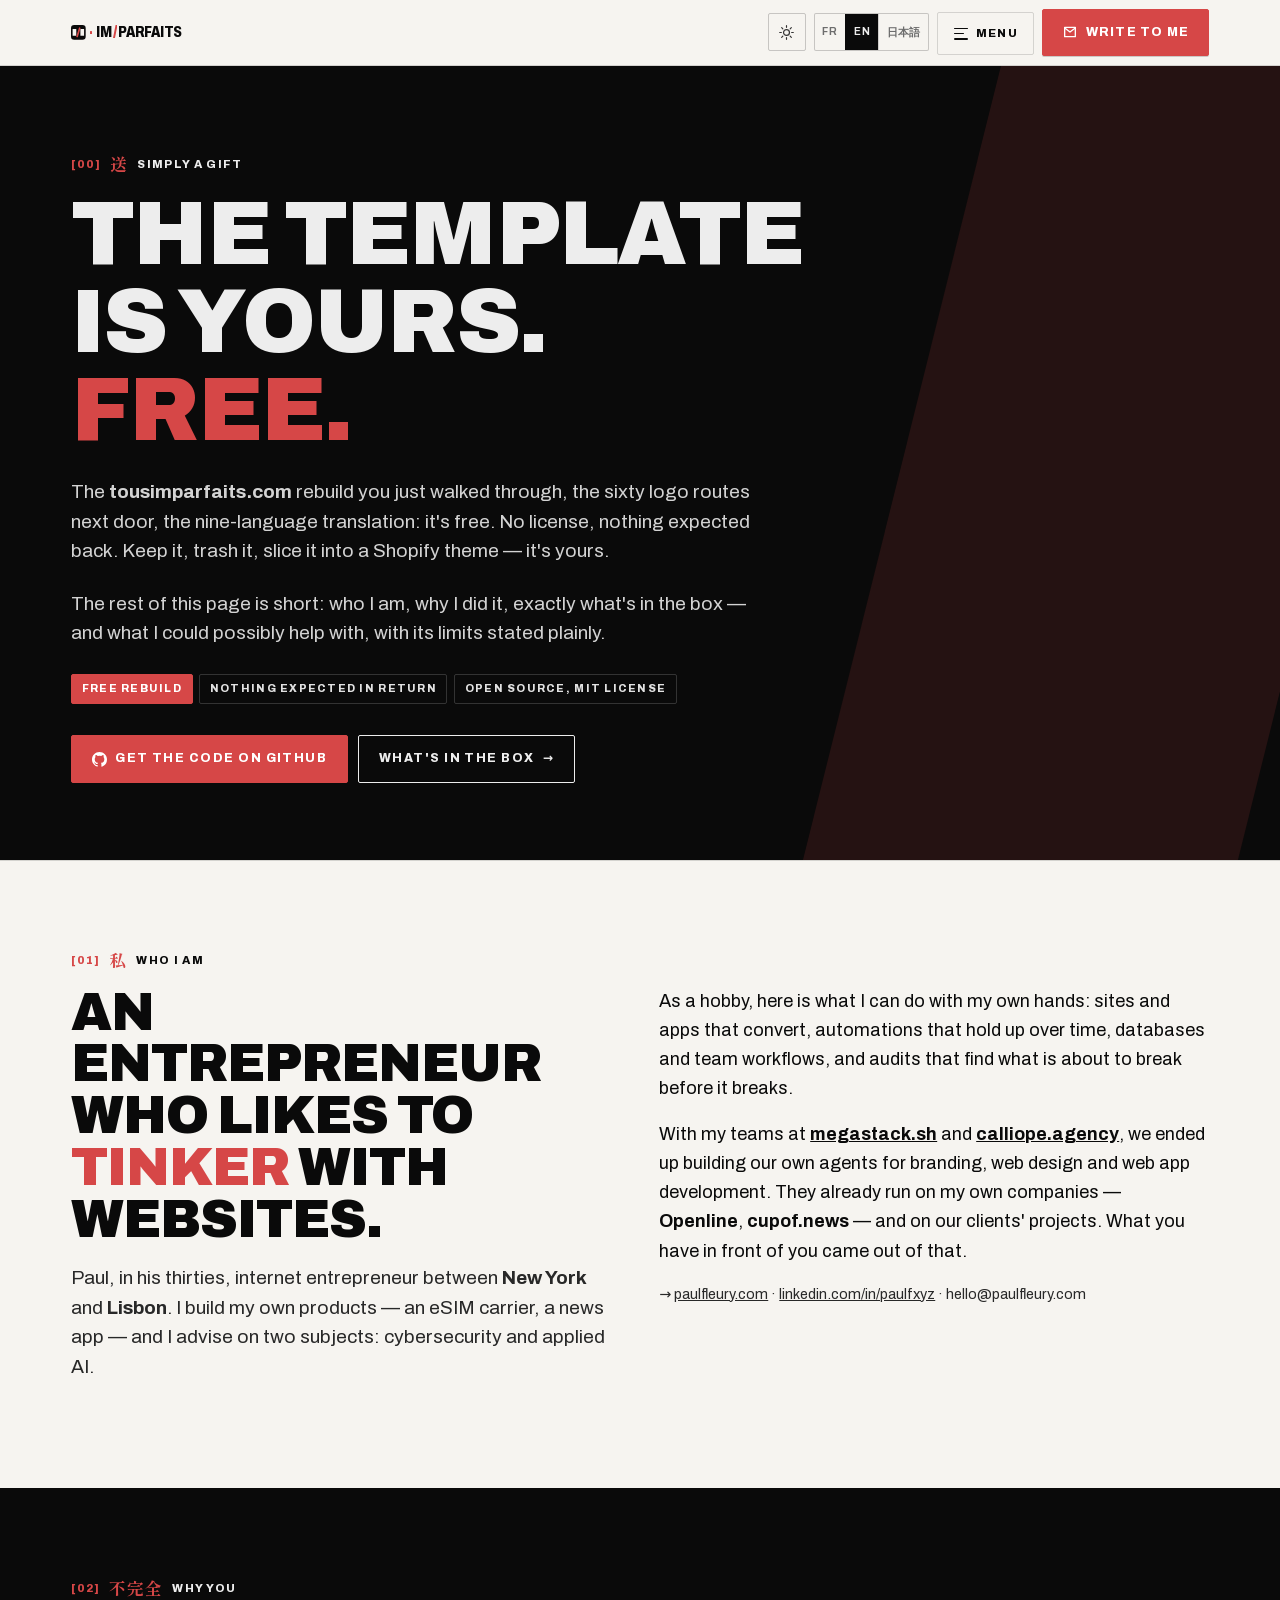
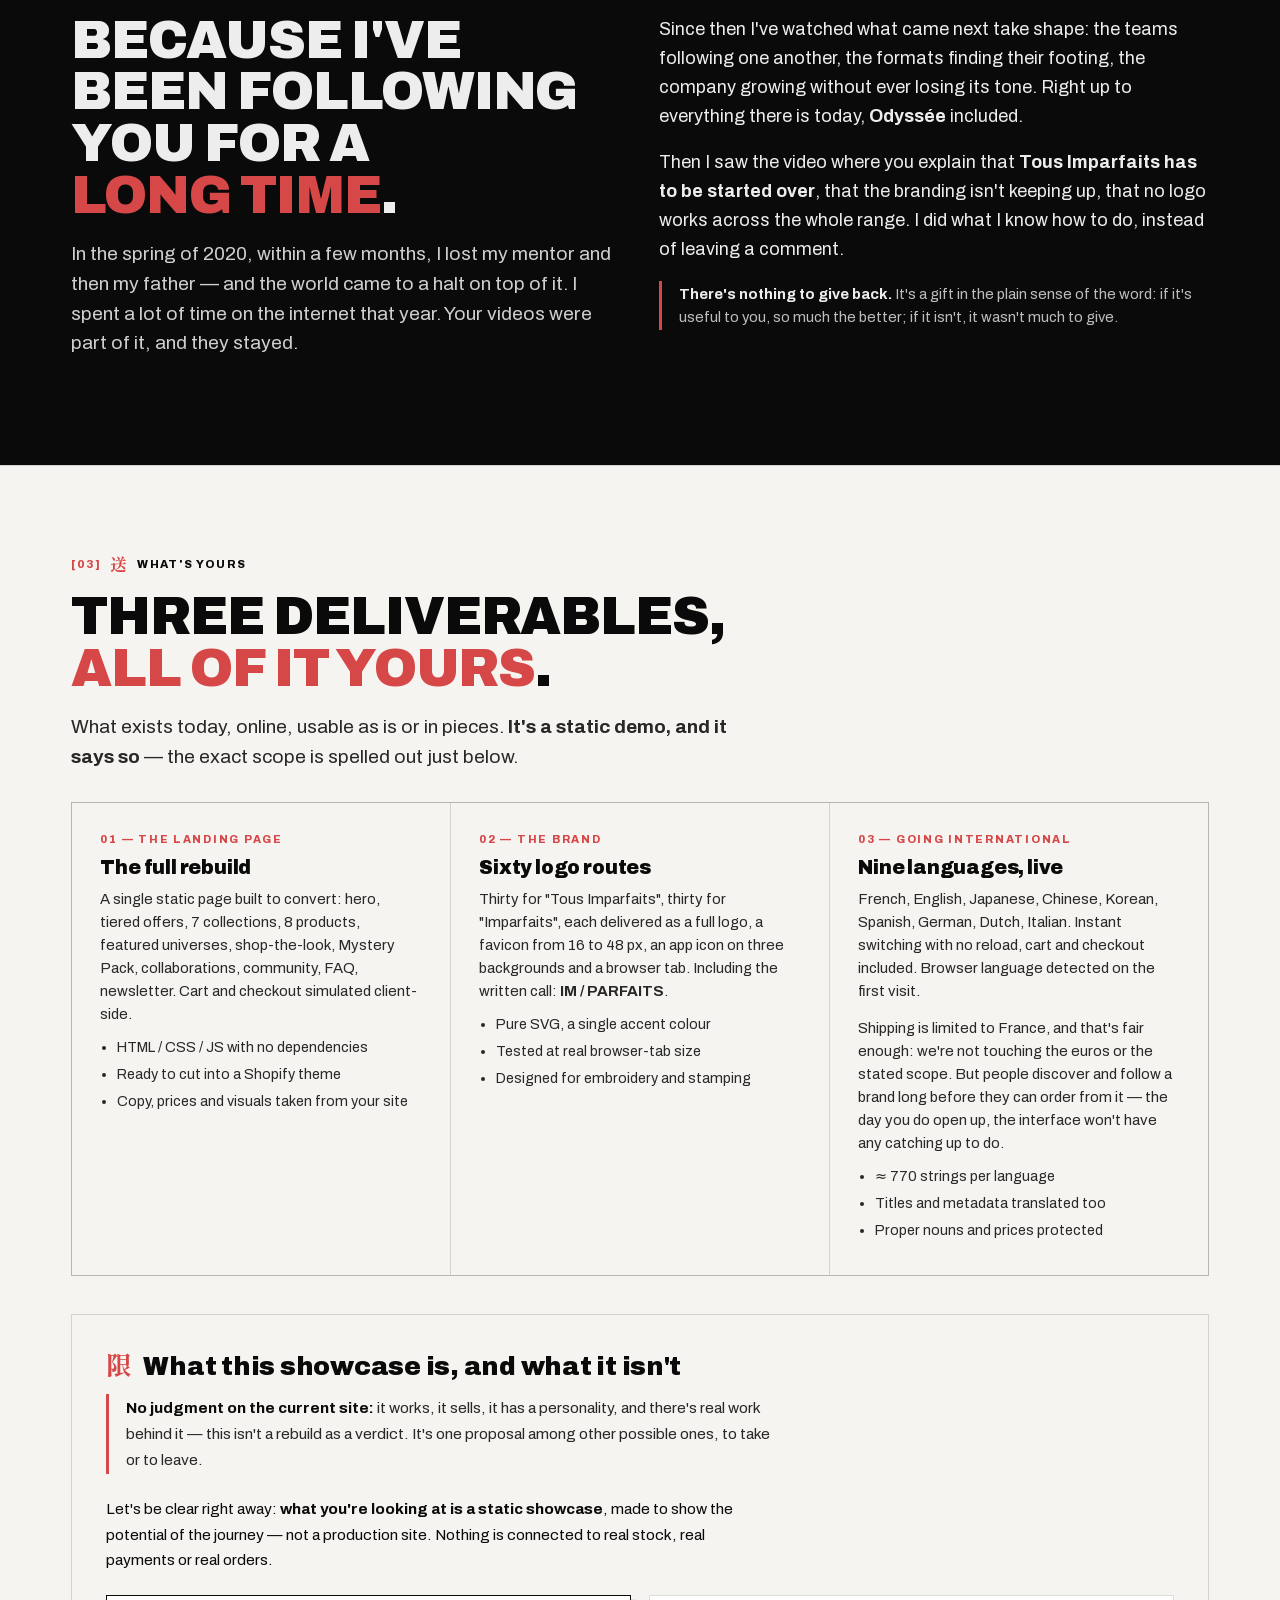
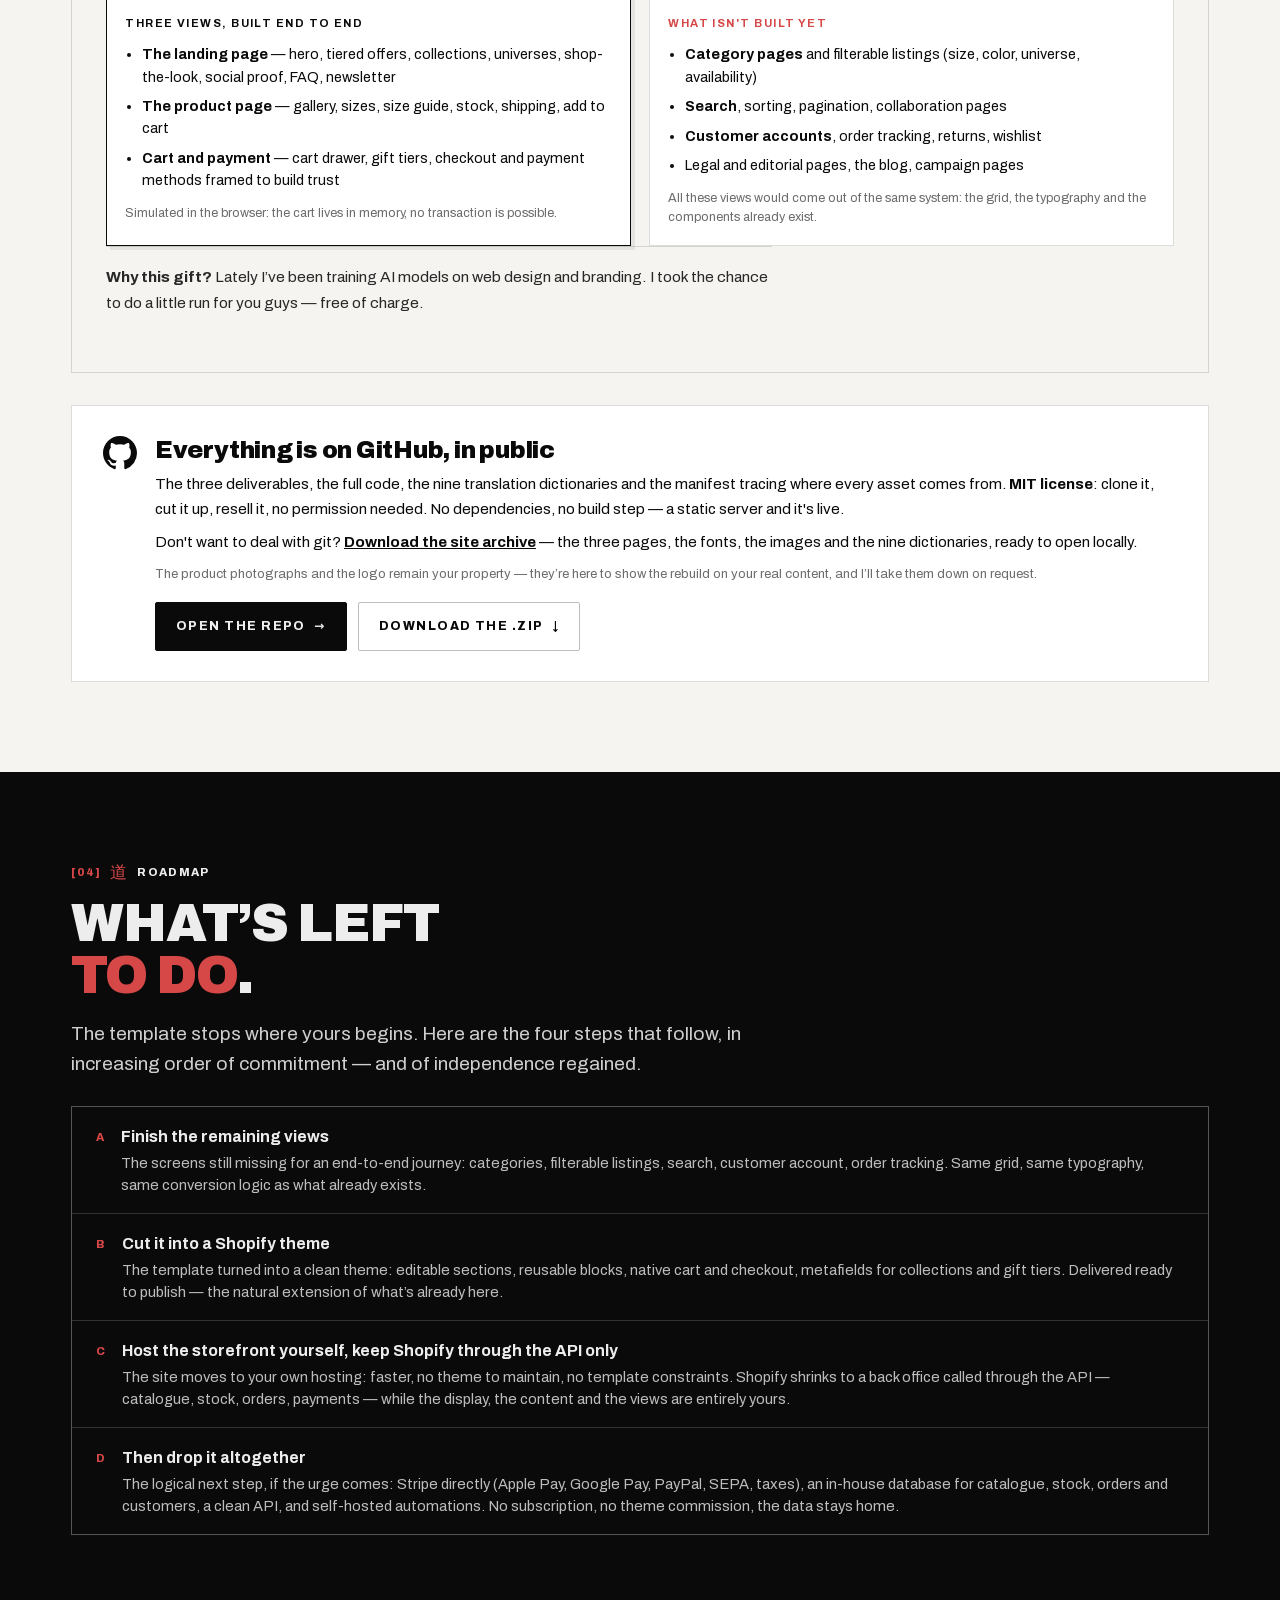
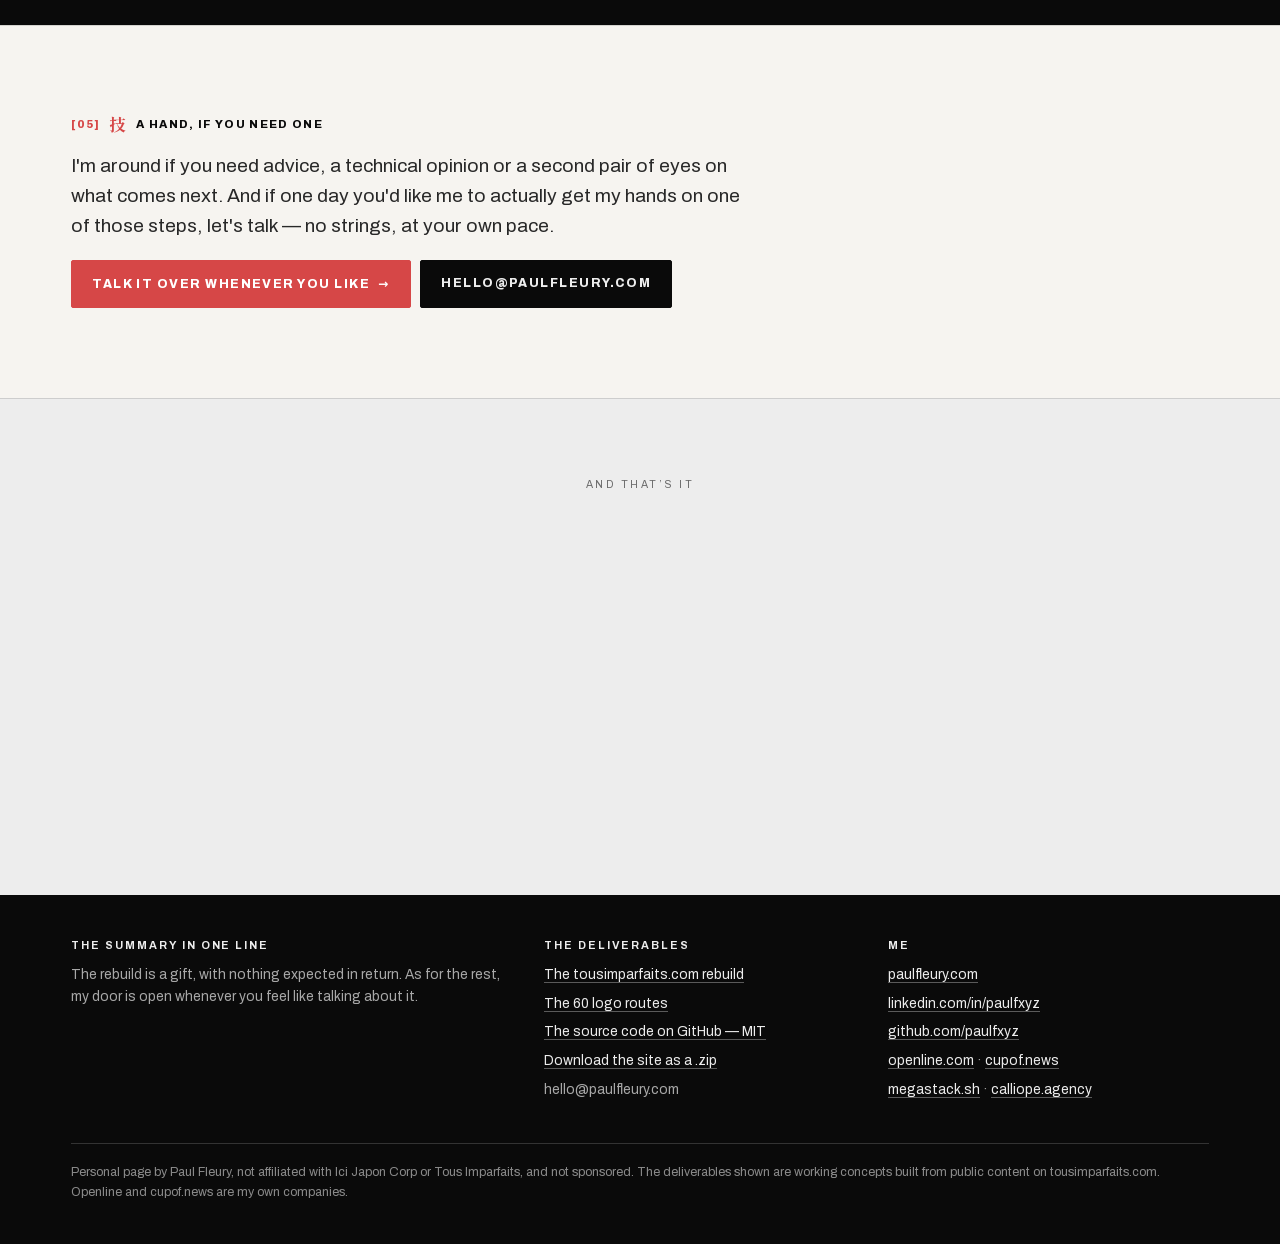
<file: readme/index.html>
<!DOCTYPE html>
<html lang="fr" data-tc-light="#0a0a0a" data-tc-dark="#1c1c1c">
<head>
<meta charset="utf-8">
<script>/* thème posé avant le premier rendu : évite le flash clair */
(function(){var k=null;try{k=window['local'+'Storage'].getItem('ti-theme')}catch(e){}
if(k!=='dark'&&k!=='light'){k=(window.matchMedia&&window.matchMedia('(prefers-color-scheme: dark)').matches)?'dark':'light'}
document.documentElement.setAttribute('data-theme',k)}());</script>
<meta name="viewport" content="width=device-width,initial-scale=1">
<title>Le template est à vous — un cadeau à Tous Imparfaits · Paul Fleury</title>
<meta name="description" content="La refonte de tousimparfaits.com, les soixante pistes de logo et les neuf langues : offertes, sans contrepartie. Par Paul Fleury, entre New York et Lisbonne.">
<meta name="robots" content="index,follow">
<meta property="og:type" content="website">
<meta property="og:title" content="Le template est à vous — un cadeau à Tous Imparfaits">
<meta property="og:description" content="Une refonte offerte à Tous Imparfaits, sans contrepartie. Par Paul Fleury.">
<meta property="og:url" content="https://paulfleury.com/ti/readme/">
<link rel="preload" href="../assets/fonts/archivo-var.woff2" as="font" type="font/woff2" crossorigin>
<link rel="stylesheet" href="styles.css?v=36">
<link rel="stylesheet" href="../assets/tilogo.css?v=6">
<link rel="icon" href="../assets/favicon.svg?v=9" type="image/svg+xml">
<link rel="icon" href="../assets/icons/favicon.ico?v=9" sizes="16x16 32x32 48x48">
  <link rel="icon" type="image/png" sizes="32x32" href="../assets/icons/favicon-32.png?v=9">
  <link rel="icon" type="image/png" sizes="16x16" href="../assets/icons/favicon-16.png?v=9">
<link rel="apple-touch-icon" href="../assets/icons/apple-touch-icon.png?v=8">
<meta name="theme-color" content="#0a0a0a">
<link rel="stylesheet" href="../assets/pagei18n.css?v=4">
</head>
<body>

<nav class="nav" aria-label="Navigation">
  <div class="nav__in">
    <a class="nav__mk" href="../" aria-label="Tous Imparfaits — le nom et l’écusson">
      <span class="tilogo tilogo--nav" translate="no" aria-hidden="true" data-tilogo><span class="tilogo__mk"><svg viewBox="0 0 100 100" fill="none" aria-hidden="true" focusable="false"><path fill="currentColor" fill-rule="evenodd" d="M22 0H78A22 22 0 0 1 100 22V78A22 22 0 0 1 78 100H22A22 22 0 0 1 0 78V22A22 22 0 0 1 22 0ZM11 27.5H36V72.5H11ZM64 27.5H89V72.5H64Z"/><path d="M59 22 42 78" stroke="#d64747" stroke-width="11.5" stroke-linecap="round"/></svg></span><span class="tilogo__dot" aria-hidden="true"><i></i></span><span class="tilogo__t"><i>Tous</i></span><span class="tilogo__im">Im</span><span class="tilogo__sl"><i>/</i></span><span class="tilogo__pf">parfaits</span></span>
    </a>
    <div class="nav__rt">
      <div class="mn" data-theme-anchor>
        <button type="button" class="mn__tg" id="mn-tg" aria-expanded="false" aria-controls="mn-pn">
          <span class="mn__bg" aria-hidden="true"><i></i><i></i><i></i></span>
          <span class="mn__lb">Menu</span>
        </button>
        <div class="mn__pn" id="mn-pn" role="menu" aria-labelledby="mn-tg" hidden>
          <span class="mn__h">Le travail offert</span>
          <a class="mn__i" role="menuitem" href="../"><span class="mn__n">01</span><span class="mn__x"><b>Le site refait</b><small>Landing, fiche produit, panier</small></span></a>
          <a class="mn__i" role="menuitem" href="../brand/"><span class="mn__n">02</span><span class="mn__x"><b>Les 60 pistes de logo</b><small>La planche d'identité complète</small></span></a>
          <a class="mn__i" role="menuitem" href="https://github.com/paulfxyz/imparfaits" rel="noopener" target="_blank"><span class="mn__n mn__n--gh"><svg viewBox="0 0 16 16" fill="currentColor" aria-hidden="true"><path d="M8 0C3.58 0 0 3.58 0 8c0 3.54 2.29 6.53 5.47 7.59.4.07.55-.17.55-.38v-1.34c-2.23.48-2.7-1.07-2.7-1.07-.36-.93-.89-1.18-.89-1.18-.73-.5.05-.49.05-.49.81.06 1.23.83 1.23.83.72 1.23 1.88.87 2.34.67.07-.52.28-.87.51-1.07-1.78-.2-3.64-.89-3.64-3.95 0-.87.31-1.59.82-2.15-.08-.2-.36-1.02.08-2.12 0 0 .66-.21 2.2.82a7.6 7.6 0 0 1 4 0c1.54-1.03 2.2-.82 2.2-.82.44 1.1.16 1.92.08 2.12.51.56.82 1.28.82 2.15 0 3.07-1.87 3.75-3.65 3.95.29.25.54.73.54 1.48v2.19c0 .21.15.46.55.38A8 8 0 0 0 16 8c0-4.42-3.58-8-8-8z"/></svg></span><span class="mn__x"><b>Le code source</b><small>Dépôt public, licence MIT</small></span></a>
          <span class="mn__sp"></span>
          <span class="mn__h">Cette page</span>
          <a class="mn__i mn__i--s" role="menuitem" href="#moi"><span class="mn__n">01</span><span class="mn__x"><b>Qui je suis</b></span></a>
          <a class="mn__i mn__i--s" role="menuitem" href="#pourquoi"><span class="mn__n">02</span><span class="mn__x"><b>Pourquoi vous</b></span></a>
          <a class="mn__i mn__i--s" role="menuitem" href="#template"><span class="mn__n">03</span><span class="mn__x"><b>Ce qui est offert</b></span></a>
          <a class="mn__i mn__i--s" role="menuitem" href="#roadmap"><span class="mn__n">04</span><span class="mn__x"><b>Roadmap</b></span></a>
          <a class="mn__i mn__i--s" role="menuitem" href="#faire"><span class="mn__n">05</span><span class="mn__x"><b>Un coup de main, si besoin</b></span></a>
          <span class="mn__sp"></span>
          <span class="mn__h">Moi</span>
          <a class="mn__i mn__i--s" role="menuitem" href="https://paulfleury.com" rel="noopener" target="_blank"><span class="mn__n">↗</span><span class="mn__x"><b>paulfleury.com</b></span></a>
          <a class="mn__i mn__i--s" role="menuitem" href="https://openline.com" rel="noopener" target="_blank"><span class="mn__n">↗</span><span class="mn__x"><b>Openline</b><small>Opérateur eSIM</small></span></a>
          <a class="mn__i mn__i--s" role="menuitem" href="https://cupof.news" rel="noopener" target="_blank"><span class="mn__n">↗</span><span class="mn__x"><b>cupof.news</b><small>App de news</small></span></a>
          <a class="mn__i mn__i--s" role="menuitem" href="https://megastack.sh" rel="noopener" target="_blank"><span class="mn__n">↗</span><span class="mn__x"><b>megastack.sh</b><small>Infrastructure et déploiement</small></span></a>
          <a class="mn__i mn__i--s" role="menuitem" href="https://calliope.agency" rel="noopener" target="_blank"><span class="mn__n">↗</span><span class="mn__x"><b>calliope.agency</b><small>Branding, web et IA</small></span></a>
        </div>
      </div>
      <button type="button" class="nav__go" data-contact aria-haspopup="dialog" aria-label="Me répondre">
        <svg viewBox="0 0 24 24" fill="none" stroke="currentColor" stroke-width="2" stroke-linecap="round" stroke-linejoin="round" aria-hidden="true"><path d="M4 5h16v14H4z"/><path d="m4 6 8 6 8-6"/></svg>
        <span>Me répondre</span>
      </button>
    </div>
  </div>
</nav>

<!-- ══ HERO ══════════════════════════════════════════ -->
<header class="hero">
  <span class="hero__slash" aria-hidden="true"></span>
  <div class="wrap">
    <p class="eyebrow"><span class="n">[00]</span> <span class="jp">送</span> Un cadeau, tout simplement</p>
    <h1>Le template<br>est à vous.<br><em>Gratuitement.</em></h1>
    <p class="lede">La refonte de <b>tousimparfaits.com</b> que vous venez de parcourir, les soixante pistes de logo à côté, la traduction en neuf langues : c’est offert. Pas de licence, pas de contrepartie. Vous prenez, vous jetez, vous découpez en thème Shopify — c’est le vôtre.</p>
    <p class="lede">Le reste de cette page est court : qui je suis, pourquoi je l’ai fait, ce qu’il y a exactement dans le carton — et ce sur quoi je pourrais éventuellement aider, avec ses limites dites franchement.</p>
    <div class="meta">
      <span class="tag tag--hot">Refonte offerte</span>
      <span class="tag">Aucune contrepartie</span>
      <span class="tag">Code source ouvert, licence MIT</span>
    </div>
    <div class="hero__cta">
      <a class="btn btn--p btn--gh" href="https://github.com/paulfxyz/imparfaits" rel="noopener" target="_blank">
        <svg viewBox="0 0 16 16" fill="currentColor" aria-hidden="true"><path d="M8 0C3.58 0 0 3.58 0 8c0 3.54 2.29 6.53 5.47 7.59.4.07.55-.17.55-.38v-1.34c-2.23.48-2.7-1.07-2.7-1.07-.36-.93-.89-1.18-.89-1.18-.73-.5.05-.49.05-.49.81.06 1.23.83 1.23.83.72 1.23 1.88.87 2.34.67.07-.52.28-.87.51-1.07-1.78-.2-3.64-.89-3.64-3.95 0-.87.31-1.59.82-2.15-.08-.2-.36-1.02.08-2.12 0 0 .66-.21 2.2.82a7.6 7.6 0 0 1 4 0c1.54-1.03 2.2-.82 2.2-.82.44 1.1.16 1.92.08 2.12.51.56.82 1.28.82 2.15 0 3.07-1.87 3.75-3.65 3.95.29.25.54.73.54 1.48v2.19c0 .21.15.46.55.38A8 8 0 0 0 16 8c0-4.42-3.58-8-8-8z"/></svg>
        <span>Récupérer le code sur GitHub</span>
      </a>
      <a class="btn btn--g" href="#template">Ce qu’il y a dans le carton <span aria-hidden="true">→</span></a>
    </div>
  </div>
</header>

<!-- ══ QUI JE SUIS ═══════════════════════════════════ -->
<section id="moi">
  <div class="wrap">
    <p class="eyebrow"><span class="n">[01]</span> <span class="jp">私</span> Qui je suis</p>
    <div class="cols">
      <div>
        <h2>Un entrepreneur qui aime <em>bricoler</em> des sites.</h2>
        <p class="lede">Paul, la trentaine, entrepreneur Internet entre <b>New York</b> et <b>Lisbonne</b>. Je construis mes propres produits — un opérateur eSIM, une app de news — et je conseille sur deux sujets : cybersécurité et IA appliquée.</p>
      </div>
      <div class="body">
        <p>En hobby, ce que je sais faire de mes mains : des sites et des apps qui convertissent, des automatisations qui tiennent dans le temps, des bases de données et des workflows d’équipe, et des audits qui trouvent ce qui va casser avant que ça casse.</p>
        <p>Avec mes équipes chez <b><a href="https://megastack.sh" rel="noopener">megastack.sh</a></b> et <b><a href="https://calliope.agency" rel="noopener">calliope.agency</a></b>, on a fini par outiller nos propres agents pour le branding, le web design et le développement d’applications web. Ils tournent déjà sur mes boîtes — <b>Openline</b>, <b>cupof.news</b> — et sur les projets de nos clients. Ce que vous avez sous les yeux sort de là.</p>
        <p class="small">→ <a href="https://paulfleury.com" rel="noopener">paulfleury.com</a> &nbsp;·&nbsp; <a href="https://www.linkedin.com/in/paulfxyz/" rel="noopener">linkedin.com/in/paulfxyz</a> &nbsp;·&nbsp; hello@paulfleury.com</p>
      </div>
    </div>
  </div>
</section>

<!-- ══ POURQUOI VOUS ═════════════════════════════════ -->
<section class="dark" id="pourquoi">
  <div class="wrap">
    <p class="eyebrow"><span class="n">[02]</span> <span class="jp">不完全</span> Pourquoi vous</p>
    <div class="cols">
      <div>
        <h2>Parce que je vous suis depuis <em>longtemps</em>.</h2>
        <p class="lede">Au printemps 2020, en l’espace de quelques mois, j’ai perdu mon mentor puis mon père — et le monde s’est arrêté par-dessus. J’ai passé beaucoup de temps sur Internet cette année-là. Vos vidéos en faisaient partie, et elles y sont restées.</p>
      </div>
      <div class="body">
        <p>Depuis, j’ai regardé la suite se construire : les équipes qui se succèdent, les formats qui se cherchent, la boîte qui grossit sans jamais perdre le ton. Jusqu’à l’ensemble d’aujourd’hui, <b>Odyssée</b> comprise.</p>
        <p>Puis j’ai vu la vidéo où vous expliquez qu’il faut <b>recommencer Tous Imparfaits</b>, que le branding ne suit pas, qu’aucun logo ne fonctionne sur toute la gamme. J’ai fait ce que je sais faire, plutôt que de laisser un commentaire.</p>
        <p class="note"><b>Il n’y a rien à renvoyer.</b> C’est un cadeau au sens simple du mot : si ça vous sert, tant mieux ; si ça ne vous sert pas, ça n’était pas grand-chose à donner.</p>
      </div>
    </div>
  </div>
</section>

<!-- ══ CE QUI EST OFFERT ═════════════════════════════ -->
<section id="template">
  <div class="wrap">
    <p class="eyebrow"><span class="n">[03]</span> <span class="jp">送</span> Ce qui est offert</p>
    <h2>Trois livrables, <em>tout est à vous</em>.</h2>
    <p class="lede">Ce qui existe aujourd’hui, en ligne, utilisable en l’état ou en pièces détachées. <b>C’est une démonstration statique, assumée comme telle</b> — le périmètre exact est détaillé juste en dessous.</p>
    <div class="grid grid--3">
      <div class="card">
        <span class="card__n">01 — La landing</span>
        <h3>La refonte complète</h3>
        <p>Une page unique, statique, orientée conversion : hero, offres à paliers, 7 collections, 8 produits, univers épinglé, shop-the-look, Pack Mystère, collaborations, communauté, FAQ, newsletter. Panier et tunnel simulés côté client.</p>
        <ul><li>HTML / CSS / JS sans dépendance</li><li>Prête à découper en thème Shopify</li><li>Textes, prix et visuels repris de votre site</li></ul>
      </div>
      <div class="card">
        <span class="card__n">02 — La marque</span>
        <h3>Soixante pistes de logo</h3>
        <p>Trente pour « Tous Imparfaits », trente pour « Imparfaits », chacune livrée en logo complet, favicon de 16 à 48 px, app icon sur trois fonds et onglet de navigateur. Avec l’arbitrage écrit : <b>IM / PARFAITS</b>.</p>
        <ul><li>SVG pur, une seule couleur d’accent</li><li>Testé à la taille réelle d’un onglet</li><li>Pensé pour la broderie et le tampon</li></ul>
      </div>
      <div class="card">
        <span class="card__n">03 — L’international</span>
        <h3>Neuf langues, en direct</h3>
        <p>Français, anglais, japonais, chinois, coréen, espagnol, allemand, néerlandais, italien. Bascule instantanée sans rechargement, y compris sur le panier et le tunnel. Détection de la langue du navigateur au premier passage.</p>
        <p class="small">La livraison est bloquée à la France, et c’est légitime : on ne touche ni aux euros ni au périmètre annoncé. Mais on découvre et on suit une marque bien avant de pouvoir commander chez elle — le jour où vous élargirez, l’interface n’aura rien à rattraper.</p>
        <ul><li>≈ 770 chaînes par langue</li><li>Titres et métadonnées traduits aussi</li><li>Noms propres et prix protégés</li></ul>
      </div>
    </div>
    <div class="scope">
      <h3><span class="jp">限</span> Ce que ce showcase est, et ce qu’il n’est pas</h3>
      <p class="note"><b>Aucun jugement sur le site actuel :</b> il tourne, il vend, il a sa personnalité, et il y a du vrai travail derrière — ce n’est pas une refonte-sanction. C’est une proposition parmi d’autres possibles, à prendre ou à laisser.</p>
      <p>Autant être net tout de suite : <b>ce que vous avez sous les yeux est une vitrine statique</b>, faite pour montrer le potentiel du parcours — pas un site de production. Rien n’est connecté à un vrai stock, à un vrai paiement, à une vraie commande.</p>
      <div class="scope__cols">
        <div class="scope__c scope__c--yes">
          <span class="scope__t">Trois vues construites, de bout en bout</span>
          <ul>
            <li><b>La landing</b> — hero, offres à paliers, collections, univers, shop-the-look, preuve sociale, FAQ, newsletter</li>
            <li><b>La fiche produit</b> — galerie, tailles, guide, stock, livraison, ajout au panier</li>
            <li><b>Le panier et le paiement</b> — tiroir de panier, paliers de cadeaux, tunnel et moyens de paiement mis en confiance</li>
          </ul>
          <p class="small">Simulé côté navigateur : le panier vit en mémoire, aucune transaction n’est possible.</p>
        </div>
        <div class="scope__c">
          <span class="scope__t">Ce qui n’est pas encore construit</span>
          <ul>
            <li>Les <b>pages de catégorie</b> et les listings filtrables (taille, couleur, univers, dispo)</li>
            <li>La <b>recherche</b>, le tri, la pagination, les pages de collaboration</li>
            <li>Le <b>compte client</b>, le suivi de commande, les retours, la liste d’envies</li>
            <li>Les pages légales et éditoriales, le blog, les pages de campagne</li>
          </ul>
          <p class="small">Toutes ces vues se déclineraient dans le même système : la grille, la typographie et les composants existent déjà.</p>
        </div>
      </div>
      <p class="scope__ft"><b>Pourquoi ce cadeau ?</b> Ces derniers temps, j’entraîne des modèles d’IA sur le web design et le branding. J’en ai profité pour faire un petit run pour vous, les gars — gratis.</p>
    </div>

    <div class="ghbox">
      <svg class="ghbox__mk" viewBox="0 0 16 16" fill="currentColor" aria-hidden="true"><path d="M8 0C3.58 0 0 3.58 0 8c0 3.54 2.29 6.53 5.47 7.59.4.07.55-.17.55-.38v-1.34c-2.23.48-2.7-1.07-2.7-1.07-.36-.93-.89-1.18-.89-1.18-.73-.5.05-.49.05-.49.81.06 1.23.83 1.23.83.72 1.23 1.88.87 2.34.67.07-.52.28-.87.51-1.07-1.78-.2-3.64-.89-3.64-3.95 0-.87.31-1.59.82-2.15-.08-.2-.36-1.02.08-2.12 0 0 .66-.21 2.2.82a7.6 7.6 0 0 1 4 0c1.54-1.03 2.2-.82 2.2-.82.44 1.1.16 1.92.08 2.12.51.56.82 1.28.82 2.15 0 3.07-1.87 3.75-3.65 3.95.29.25.54.73.54 1.48v2.19c0 .21.15.46.55.38A8 8 0 0 0 16 8c0-4.42-3.58-8-8-8z"/></svg>
      <div class="ghbox__tx">
        <h3>Tout est sur GitHub, en public</h3>
        <p>Les trois livrables, le code complet, les neuf dictionnaires de traduction et le manifeste qui trace la provenance de chaque asset. <b>Licence MIT</b> : clonez, découpez, revendez, aucune permission à demander. Aucune dépendance, aucune étape de build — un serveur statique et c’est en ligne.</p>
        <p>Pas envie de passer par git&nbsp;? <a href="https://paulfleury.com/ti/dump.zip"><b>Téléchargez l’archive du site</b></a> — les trois pages, les polices, les images et les neuf dictionnaires, prêts à ouvrir en local.</p>
        <p class="small">Les photographies produit et le logo restent votre propriété — ils sont là pour démontrer la refonte sur vos vrais contenus, et je les retire sur simple demande.</p>
      </div>
      <div class="ghbox__act"><a class="btn btn--d" href="https://github.com/paulfxyz/imparfaits" rel="noopener" target="_blank">Ouvrir le dépôt <span aria-hidden="true">→</span></a><a class="btn btn--g" href="https://paulfleury.com/ti/dump.zip">Télécharger le&nbsp;.zip <span aria-hidden="true">↓</span></a></div>
    </div>
  </div>
</section>

<!-- ══ ROADMAP ══════════════════════════════════════ -->
<section class="dark" id="roadmap">
  <div class="wrap">
    <p class="eyebrow"><span class="n">[04]</span> <span class="jp">道</span> Roadmap</p>
    <h2>Ce qu'il reste<br><em>à faire</em>.</h2>
    <p class="lede">Le template s'arrête là où le vôtre commence. Voici les quatre étapes qui suivent, par ordre d'engagement croissant — et d'autonomie retrouvée.</p>
    <ol class="steps">
      <li><span class="k">A</span><b>Terminer les dernières vues</b><span class="t">Les écrans qui manquent encore pour que le parcours soit complet de bout en bout : catégories, listings filtrables, recherche, compte client, suivi de commande. Même grille, même typographie, même logique de conversion que ce qui existe déjà.</span></li>
      <li><span class="k">B</span><b>Découper en thème Shopify</b><span class="t">Le template transformé en thème propre : sections éditables, blocs réutilisables, panier et checkout natifs, métachamps pour les collections et les paliers de cadeaux. Livré prêt à publier, c'est le prolongement naturel de ce qui est déjà là.</span></li>
      <li><span class="k">C</span><b>Héberger la vitrine chez vous, ne garder Shopify que par API</b><span class="t">Le site part sur votre propre hébergement : plus rapide, plus de thème à maintenir, aucune contrainte de gabarit. Shopify se réduit à un back-office appelé par l'API — catalogue, stocks, commandes, encaissement — pendant que l'affichage, le contenu et les vues vous appartiennent entièrement.</span></li>
      <li><span class="k">D</span><b>Puis s'en débarrasser</b><span class="t">La suite logique, si l'envie vient : Stripe en direct (Apple&nbsp;Pay, Google&nbsp;Pay, PayPal, SEPA, taxes), une base maison pour le catalogue, les stocks, les commandes et les clients, une API propre, et les automatisations auto-hébergées. Plus d'abonnement, plus de commission sur le thème, les données à la maison.</span></li>
    </ol>
  </div>
</section>

<!-- ══ UN COUP DE MAIN, SI BESOIN ════════════════════ -->
<section id="faire">
  <div class="wrap">
    <p class="eyebrow"><span class="n">[05]</span> <span class="jp">技</span> Un coup de main, si besoin</p>
    <p class="lede">Je reste à dispo si vous avez besoin d'un conseil, d'un avis technique ou d'un coup d'œil sur la suite. Et si un jour vous voulez que je mette la main à la pâte sur l'une de ces étapes, on en parle — sans engagement, à votre rythme.</p>
    <div class="hero__cta" style="margin-top:1.2rem">
      <button type="button" class="btn btn--p" data-contact aria-haspopup="dialog">En discuter quand vous voulez <span aria-hidden="true">→</span></button>
      <a class="btn btn--d" href="mailto:hello@paulfleury.com?subject=Tous%20Imparfaits%20%C2%B7%20discuter">hello@paulfleury.com</a>
    </div>
  </div>
</section>

<!-- ══ CLÔTURE ═══════════════════════════════════════ -->
<div class="end" id="end" data-end>
  <div class="wrap">
    <p class="end__k" aria-hidden="true">Voilà, c’est tout</p>
    <span class="endwm" aria-label="IM / PARFAITS"><span class="endwm__a">IM</span><span class="sl endwm__b" aria-hidden="true">/</span><span class="endwm__c">PARFAITS</span></span>
    <span class="end__rule" aria-hidden="true"></span>
    <p>Personne n’est parfait. C’est écrit sur vos vêtements depuis 2021, et c’est exactement pour ça que ce travail était facile à commencer. Bon courage à toute l’équipe.</p>
    <p class="end__sig">— Paul, à Lisbonne, pour Tous Imparfaits.</p>
    <button type="button" class="end__replay" data-endreplay>↻ Rejouer</button>
  </div>
</div>

<footer class="ft">
  <div class="wrap">
    <div class="ftgrid">
      <div>
        <h4>Le résumé en une ligne</h4>
        <p style="margin:0">La refonte est offerte, sans contrepartie. Pour le reste, ma porte est ouverte quand vous voulez en parler.</p>
      </div>
      <div>
        <h4>Les livrables</h4>
        <ul>
          <li><a href="../">La refonte de tousimparfaits.com</a></li>
          <li><a href="../brand/">Les 60 pistes de logo</a></li>
          <li><a href="https://github.com/paulfxyz/imparfaits" rel="noopener">Le code source sur GitHub — MIT</a></li>
          <li><a href="https://paulfleury.com/ti/dump.zip">Télécharger le site en&nbsp;.zip</a></li>
          <li><a href="mailto:hello@paulfleury.com">hello@paulfleury.com</a></li>
        </ul>
      </div>
      <div>
        <h4>Moi</h4>
        <ul>
          <li><a href="https://paulfleury.com" rel="noopener">paulfleury.com</a></li>
          <li><a href="https://www.linkedin.com/in/paulfxyz/" rel="noopener">linkedin.com/in/paulfxyz</a></li>
          <li><a href="https://github.com/paulfxyz" rel="noopener">github.com/paulfxyz</a></li>
          <li><a href="https://openline.com" rel="noopener">openline.com</a> · <a href="https://cupof.news" rel="noopener">cupof.news</a></li>
          <li><a href="https://megastack.sh" rel="noopener">megastack.sh</a> · <a href="https://calliope.agency" rel="noopener">calliope.agency</a></li>
        </ul>
      </div>
    </div>
    <p class="disc">Page personnelle de Paul Fleury, non affiliée à Ici Japon Corp ni à Tous Imparfaits, et non commanditée. Les livrables présentés sont des concepts de travail réalisés à partir des contenus publics de tousimparfaits.com. Openline et cupof.news sont mes propres sociétés.</p>
  </div>
</footer>

<!-- ══ MODAL CONTACT ════════════════════════════════ -->
<dialog class="cdlg" id="contact" aria-labelledby="cdlg-t">
  <div class="cdlg__hd">
    <div>
      <h2 id="cdlg-t">Écrivez-moi quand vous voulez</h2>
      <p>Pas de créneau à réserver ni de formulaire : un message suffit, et je réponds dès que ma semaine me le permet. L’e-mail est le plus sûr — sur les messageries, c’est <b>paulfxyz</b> partout.</p>
    </div>
    <button type="button" class="cdlg__x" data-close aria-label="Fermer">✕</button>
  </div>

  <div class="cdlg__grid">
    <a class="cbtn" href="tel:+33625767683">
      <svg viewBox="0 0 24 24" fill="none" stroke="currentColor" stroke-width="1.9" stroke-linecap="round" stroke-linejoin="round" aria-hidden="true"><path d="M4.5 3h3l1.6 4-2 1.4a12.5 12.5 0 0 0 6.5 6.5l1.4-2 4 1.6v3a2 2 0 0 1-2.2 2A17 17 0 0 1 2.5 5.2A2 2 0 0 1 4.5 3z"/></svg>
      <div><b>Téléphone</b><span>+33 6 25 76 76 83</span></div>
    </a>
    <a class="cbtn" href="https://wa.me/33625767683" rel="noopener" target="_blank">
      <svg viewBox="0 0 24 24" fill="currentColor" aria-hidden="true"><path d="M12.04 2C6.6 2 2.2 6.4 2.2 11.83c0 1.94.53 3.75 1.46 5.3L2 22l4.98-1.6a9.9 9.9 0 0 0 5.06 1.38h.01c5.43 0 9.84-4.4 9.84-9.83C21.89 6.4 17.47 2 12.04 2zm5.72 13.9c-.24.68-1.4 1.3-1.93 1.35-.53.05-1.03.24-2.92-.6-2.28-1.02-3.72-3.4-3.83-3.56-.12-.16-.92-1.26-.9-2.4.03-1.14.63-1.7.85-1.94.22-.24.48-.3.64-.3l.46.01c.15.01.35-.06.54.42.2.5.66 1.72.72 1.84.06.12.1.26.02.42-.08.16-.15.26-.3.42l-.22.26c-.14.16-.3.33-.14.62.16.28.72 1.2 1.54 1.94 1.06.95 1.6 1.12 1.87 1.25.2.1.42.08.58-.1.16-.18.66-.78.84-1.05.18-.27.36-.22.6-.13.24.09 1.5.72 1.76.85.26.13.43.2.5.31.06.12.06.7-.18 1.38z"/></svg>
      <div><b>WhatsApp</b><span>@paulfxyz</span></div>
    </a>
    <a class="cbtn" href="https://t.me/paulfxyz" rel="noopener" target="_blank">
      <svg viewBox="0 0 24 24" fill="currentColor" aria-hidden="true"><path d="M21.9 4.3 18.8 19c-.23 1.05-.86 1.31-1.74.82l-4.8-3.55-2.32 2.24c-.26.26-.47.47-.96.47l.34-4.9L18.2 6.5c.4-.35-.09-.55-.61-.2L7.4 12.83l-4.72-1.48c-1.03-.32-1.05-1.02.21-1.51l16.5-6.37c.86-.31 1.61.2 1.34 1.52-.28 1.32.02-1.32.02 0z"/></svg>
      <div><b>Telegram</b><span>@paulfxyz</span></div>
    </a>
    <a class="cbtn" href="https://signal.me/#eu/sWxuf1hk1rRn6LAIbwMW4LsmkoTOjzIfL5H6TWJWnkjlLEwb2y9KwZR2a7bymtsr" rel="noopener" target="_blank">
      <svg viewBox="0 0 24 24" fill="none" stroke="currentColor" stroke-width="1.9" stroke-linecap="round" stroke-linejoin="round" aria-hidden="true"><path d="M12 3a9 9 0 1 0-8.05 5L3 21l4.4-1.35A9 9 0 0 0 12 3z"/><path d="M9 9.5h6M9 13h4"/></svg>
      <div><b>Signal</b><span>@paulfxyz.88</span></div>
    </a>
    <a class="cbtn" href="https://x.com/paulfxyz" rel="noopener" target="_blank">
      <svg viewBox="0 0 24 24" fill="currentColor" aria-hidden="true"><path d="M17.5 3h3.2l-7 8 7.3 10h-5.6l-4.4-6.2L5.7 21H2.5l7.4-8.5L2.9 3h5.7l4.1 5.8L17.5 3zm-1.1 16h1.7L7.4 4.8H5.6l10.8 14.2z"/></svg>
      <div><b>X</b><span>@paulfxyz</span></div>
    </a>
    <a class="cbtn" href="https://instagram.com/paulfxyz" rel="noopener" target="_blank">
      <svg viewBox="0 0 24 24" fill="none" stroke="currentColor" stroke-width="1.9" stroke-linecap="round" aria-hidden="true"><rect x="3" y="3" width="18" height="18" rx="5"/><circle cx="12" cy="12" r="4"/><path d="M17.4 6.6h.01"/></svg>
      <div><b>Instagram</b><span>@paulfxyz</span></div>
    </a>
    <a class="cbtn" href="https://www.linkedin.com/in/paulfxyz/" rel="noopener" target="_blank">
      <svg viewBox="0 0 24 24" fill="currentColor" aria-hidden="true"><path d="M4.98 3.5a2.5 2.5 0 1 1 0 5 2.5 2.5 0 0 1 0-5zM3 9.2h4v11.8H3V9.2zm6.5 0h3.83v1.62h.05a4.2 4.2 0 0 1 3.78-2.08c4.04 0 4.79 2.66 4.79 6.12V21h-4v-5.24c0-1.25-.02-2.86-1.74-2.86-1.75 0-2.01 1.36-2.01 2.77V21h-4V9.2z"/></svg>
      <div><b>LinkedIn</b><span>in/paulfxyz</span></div>
    </a>
    <a class="cbtn" href="mailto:hello@paulfleury.com?subject=Tous%20Imparfaits%20%C2%B7%20suite">
      <svg viewBox="0 0 24 24" fill="none" stroke="currentColor" stroke-width="1.9" stroke-linecap="round" stroke-linejoin="round" aria-hidden="true"><rect x="2.5" y="5" width="19" height="14" rx="2"/><path d="M3 6.5l9 6.5 9-6.5"/></svg>
      <div><b>E-mail</b><span>hello@paulfleury.com</span></div>
    </a>
    <a class="cbtn cbtn--wide" href="https://github.com/paulfxyz/imparfaits" rel="noopener" target="_blank">
      <svg viewBox="0 0 16 16" fill="currentColor" aria-hidden="true"><path d="M8 0C3.58 0 0 3.58 0 8c0 3.54 2.29 6.53 5.47 7.59.4.07.55-.17.55-.38v-1.34c-2.23.48-2.7-1.07-2.7-1.07-.36-.93-.89-1.18-.89-1.18-.73-.5.05-.49.05-.49.81.06 1.23.83 1.23.83.72 1.23 1.88.87 2.34.67.07-.52.28-.87.51-1.07-1.78-.2-3.64-.89-3.64-3.95 0-.87.31-1.59.82-2.15-.08-.2-.36-1.02.08-2.12 0 0 .66-.21 2.2.82a7.6 7.6 0 0 1 4 0c1.54-1.03 2.2-.82 2.2-.82.44 1.1.16 1.92.08 2.12.51.56.82 1.28.82 2.15 0 3.07-1.87 3.75-3.65 3.95.29.25.54.73.54 1.48v2.19c0 .21.15.46.55.38A8 8 0 0 0 16 8c0-4.42-3.58-8-8-8z"/></svg>
      <div><b>Le code source</b><span>GitHub · licence MIT</span></div>
    </a>
    <a class="cbtn cbtn--wide" href="https://paulfleury.com" rel="noopener" target="_blank">
      <svg viewBox="0 0 24 24" fill="none" stroke="currentColor" stroke-width="1.9" stroke-linecap="round" stroke-linejoin="round" aria-hidden="true"><circle cx="12" cy="12" r="9"/><path d="M3.2 9.5h17.6M3.2 14.5h17.6M12 3c2.4 2.4 3.6 5.4 3.6 9S14.4 18.6 12 21c-2.4-2.4-3.6-5.4-3.6-9S9.6 5.4 12 3z"/></svg>
      <div><b>Mon site</b><span>paulfleury.com</span></div>
    </a>
  </div>

  <p class="cdlg__ft">Fuseau <b>Europe/Lisbonne</b> ou <b>New York</b> selon la semaine. Une réponse peut prendre quelques jours, jamais plus.</p>
</dialog>

<script>
(function () {
  var dlg = document.getElementById('contact');
  if (!dlg) return;
  var last = null;
  function open(e) {
    if (e) e.preventDefault();
    last = document.activeElement;
    if (typeof dlg.showModal === 'function') dlg.showModal();
    else dlg.setAttribute('open', '');
    var f = dlg.querySelector('.cbtn');
    if (f) f.focus();
  }
  function close() {
    if (typeof dlg.close === 'function') dlg.close();
    else dlg.removeAttribute('open');
    if (last && last.focus) last.focus();
  }
  document.querySelectorAll('[data-contact]').forEach(function (b) {
    b.addEventListener('click', open);
  });
  dlg.querySelectorAll('[data-close]').forEach(function (b) {
    b.addEventListener('click', close);
  });
  /* clic sur le fond */
  dlg.addEventListener('click', function (ev) {
    if (ev.target === dlg) close();
  });
  /* un lien choisi ferme la fenetre */
  dlg.querySelectorAll('.cbtn').forEach(function (a) {
    a.addEventListener('click', function () { setTimeout(close, 120); });
  });
})();

/* menu deroulant de la barre */
(function () {
  var tg = document.getElementById('mn-tg');
  var pn = document.getElementById('mn-pn');
  if (!tg || !pn) return;
  function shut() {
    pn.hidden = true;
    tg.setAttribute('aria-expanded', 'false');
  }
  function show() {
    pn.hidden = false;
    tg.setAttribute('aria-expanded', 'true');
  }
  tg.addEventListener('click', function (e) {
    e.stopPropagation();
    if (pn.hidden) show(); else shut();
  });
  /* clic ailleurs */
  document.addEventListener('click', function (e) {
    if (!pn.hidden && !pn.contains(e.target) && e.target !== tg) shut();
  });
  /* echap */
  document.addEventListener('keydown', function (e) {
    if ((e.key === 'Escape' || e.keyCode === 27) && !pn.hidden) { shut(); tg.focus(); }
  });
  /* un lien choisi referme */
  pn.querySelectorAll('a').forEach(function (a) {
    a.addEventListener('click', shut);
  });
})();
</script>

<script>
/* la cloture se compose a l'arrivee, et se rejoue au clic */
(function () {
  var end = document.querySelector('[data-end]');
  if (!end) return;
  var PH = ['is-p1', 'is-p2', 'is-p3', 'is-p4'];
  var AT = [60, 620, 1320, 1720];
  var calm = matchMedia('(prefers-reduced-motion: reduce)').matches;
  var timers = [];

  function play() {
    timers.forEach(clearTimeout);
    timers = [];
    PH.forEach(function (c) { end.classList.remove(c); });
    if (calm) { PH.forEach(function (c) { end.classList.add(c); }); return; }
    timers.push(setTimeout(function () {
      PH.forEach(function (c, i) {
        timers.push(setTimeout(function () { end.classList.add(c); }, AT[i]));
      });
    }, 30));
  }

  var btn = end.querySelector('[data-endreplay]');
  if (btn) btn.addEventListener('click', play);

  if (!('IntersectionObserver' in window)) { play(); return; }
  var io = new IntersectionObserver(function (es) {
    es.forEach(function (e) {
      if (!e.isIntersecting) return;
      io.unobserve(e.target);
      play();
    });
  }, { threshold: 0.3 });
  io.observe(end);
})();
</script>

<script src="../assets/theme.js?v=26" defer></script>
<script src="../assets/pagei18n.js?v=12" data-dict="i18n/" defer></script>
<script src="../assets/tilogo.js?v=4" defer></script>
</body>
</html>
</file>
<file: styles.css>
/* ==========================================================================
   TOUS IMPARFAITS — refonte landing page (concept)
   Archétype : streetwear-hype / editorial japonais
   Palette et typographie dérivées du site réel (voir assets/asset-manifest.md)
   ========================================================================== */

@font-face {
  font-family: 'ArchivoVar';
  src: url('assets/fonts/archivo-var.woff2') format('woff2-variations');
  font-weight: 100 900;
  font-stretch: 62% 125%;
  font-style: normal;
  font-display: swap;
}
@font-face {
  font-family: 'ArchivoVar';
  src: url('assets/fonts/archivo-var-italic.woff2') format('woff2-variations');
  font-weight: 100 900;
  font-stretch: 62% 125%;
  font-style: italic;
  font-display: swap;
}
@font-face {
  font-family: 'MinchoJP';
  src: url('assets/fonts/mincho-jp-subset.woff2') format('woff2');
  font-weight: 700;
  font-display: swap;
}

:root {
  color-scheme: light;
  --ink: #0a0a0a;         /* texte principal */
  --ink-2: #282828;       /* texte secondaire */
  --ink-rgb: 10, 10, 10;  /* filets et voiles posés sur fond clair */
  --paper: #ededed;       /* fond de page */
  --paper-warm: #f6f4f0;  /* fond alterné */
  --surface: #fff;        /* cartes, popovers, boutons flottants */
  --grey: #6a6a6a;
  --mut: #565656;         /* légendes sur fond clair */
  --mut-2: #6a6a6a;
  --mut-3: #a2a2a2;
  --ph: #e2ded7;          /* fond des visuels en attente */
  --ph-2: #dcdcdc;
  --ink-surface: #0a0a0a; /* bandes sombres — sombres dans les deux thèmes */
  --logo-inv: none;       /* le logo historique est encré : on l'inverse en sombre */
  --on-ink: #ededed;      /* texte posé sur une bande sombre */
  --accent: #d64747;      /* rouge de marque — CTA, offres, badges */
  --violet: #58468c;      /* second accent FONCTIONNEL : codage des univers */
  --vert: #005749;        /* idem */
  --mint: #d4fff8;

  --pad: clamp(3.5rem, 7vw, 7.5rem);
  --gutter: clamp(1.25rem, 4vw, 4rem);
  --maxw: 1520px;

  --ease: cubic-bezier(.16, .84, .32, 1);
}

/* ---------- Thème sombre ---------- */
[data-theme="dark"] {
  color-scheme: dark;
  --ink: #ededed;
  --ink-2: #bdbdbd;
  --ink-rgb: 237, 237, 237;
  --paper: #0e0e0e;
  --paper-warm: #161616;
  --surface: #1b1b1b;
  --grey: #8a8a8a;
  --mut: #a4a4a4;
  --mut-2: #8f8f8f;
  --mut-3: #6f6f6f;
  --ph: #222020;
  --ph-2: #262626;
  --ink-surface: #1c1c1c;
  --on-ink: #ededed;
  --logo-inv: invert(1);
}

* { box-sizing: border-box; }
html { scroll-behavior: smooth; -webkit-text-size-adjust: 100%; overflow-x: clip; }
body {
  margin: 0;
  background: var(--paper);
  color: var(--ink);
  font-family: 'ArchivoVar', system-ui, sans-serif;
  font-variation-settings: 'wdth' 100, 'wght' 400;
  font-size: clamp(15px, .55vw + 13px, 17px);
  line-height: 1.55;
  /* clip et non hidden : hidden transformerait <body> en conteneur de defilement
     imbrique, ce qui bloquait le scroll par endroits */
  overflow-x: clip;
}
img { display: block; max-width: 100%; height: auto; }
a { color: inherit; text-decoration: none; }
button { font: inherit; color: inherit; border: 0; background: none; cursor: pointer; }

.wrap { width: 100%; max-width: var(--maxw); margin-inline: auto; padding-inline: var(--gutter); }
section { position: relative; }
section[id], [id].sec { scroll-margin-top: clamp(78px, 11vh, 104px); }

/* ---------- Accessibilité : focus visible + lien d'évitement ---------- */
:focus-visible { outline: 2px solid var(--accent); outline-offset: 3px; }
.sec--ink :focus-visible, .worlds :focus-visible, .news :focus-visible,
.ft :focus-visible, .offer :focus-visible, .hero :focus-visible { outline-color: #fff; }

/* ---------- Typographie système ---------- */
.display {
  font-variation-settings: 'wdth' 66, 'wght' 900;
  text-transform: uppercase;
  line-height: .88;
  letter-spacing: .005em;
  margin: 0;
  padding-bottom: .04em; /* garde-fou anti-rognage */
}
.h-sec { font-size: clamp(2.6rem, 7.4vw, 6.6rem); }
.h-mega { font-size: clamp(3.4rem, 12vw, 11rem); }
.accent { color: var(--accent); }

/* Dispositif d'emphase répété : index + eyebrow tracké + mot pivot en rouge */
.eyebrow {
  display: flex; align-items: center; gap: .8rem;
  font-size: clamp(.68rem, .35vw + .6rem, .78rem);
  font-variation-settings: 'wdth' 100, 'wght' 700;
  text-transform: uppercase; letter-spacing: .28em;
  margin: 0 0 1.1rem;
}
.eyebrow .idx { color: var(--accent); font-variation-settings: 'wdth' 100, 'wght' 800; letter-spacing: .1em; }
.eyebrow .jp { font-family: 'MinchoJP', serif; letter-spacing: .12em; font-size: 1.05em; opacity: .75; white-space: nowrap; }
.eyebrow::after { content: ''; flex: 1; height: 1px; background: currentColor; opacity: .22; }

.lede { font-size: clamp(1rem, .5vw + .9rem, 1.2rem); max-width: 46ch; color: var(--ink-2); }
.mono-s {
  font-size: .72rem; text-transform: uppercase; letter-spacing: .2em;
  font-variation-settings: 'wdth' 100, 'wght' 700;
}
.jp-v {
  font-family: 'MinchoJP', serif;
  writing-mode: vertical-rl; letter-spacing: .3em;
}

/* ---------- Boutons (mid-premium : rectangles francs) ---------- */
.btn {
  transition: color .35s var(--ease), border-color .35s var(--ease);
  --bg: var(--ink); --fg: var(--paper);
  position: relative; display: inline-flex; align-items: center; gap: .7rem;
  padding: 1.05rem 1.9rem; background: var(--bg); color: var(--fg);
  font-variation-settings: 'wdth' 88, 'wght' 800;
  text-transform: uppercase; letter-spacing: .14em; font-size: .8rem;
  overflow: hidden; isolation: isolate; border: 1.5px solid var(--bg);
}
.btn > span { position: relative; z-index: 2; transition: color .35s var(--ease); }
/* Le balayage se glisse DERRIERE le libelle : z-index negatif dans le contexte
   isole du bouton. Sans cela, un bouton dont le texte n'est pas emballe dans un
   <span> voyait son libelle recouvert au survol — le bouton devenait un bloc noir. */
.btn::before {
  content: ''; position: absolute; inset: 0; z-index: -1; background: var(--accent);
  transform: translateY(101%); transition: transform .42s var(--ease);
}
.btn:hover:not([disabled]):not([aria-disabled='true'])::before { transform: translateY(0); }
.btn:hover:not([disabled]):not([aria-disabled='true']),
.btn:hover:not([disabled]):not([aria-disabled='true']) > span { color: #fff; }
.btn .arw { transition: transform .35s var(--ease); }
.btn:hover:not([disabled]) .arw { transform: translateX(5px); }
/* Etat inactif : contour seul, libelle en gris, aucun balayage. */
.btn[disabled], .btn[aria-disabled='true'] {
  background: none; border-color: rgba(var(--ink-rgb), .2); color: var(--mut-2);
  opacity: .62; cursor: not-allowed;
}
.btn[disabled]::before, .btn[aria-disabled='true']::before { content: none; }
.btn--accent { --bg: var(--accent); --fg: #fff; }
.btn--accent::before { background: var(--ink-surface); }
.btn--ghost { --bg: transparent; --fg: currentColor; border-color: currentColor; }
.btn--light { --bg: #ededed; --fg: #0a0a0a; }

.tlink { position: relative; display: inline-block; padding-bottom: 2px; }
.tlink::after {
  content: ''; position: absolute; left: 0; bottom: 0; width: 100%; height: 1.5px;
  background: currentColor; transform: scaleX(0); transform-origin: left;
  transition: transform .3s var(--ease);
}
.tlink:hover::after { transform: scaleX(1); }

/* ---------- Reveals ---------- */
.reveal { opacity: 0; transform: translateY(26px); transition: opacity .7s var(--ease), transform .7s var(--ease); }
.reveal.in { opacity: 1; transform: none; }
.reveal[data-d="1"] { transition-delay: .08s; }
.reveal[data-d="2"] { transition-delay: .16s; }
.reveal[data-d="3"] { transition-delay: .24s; }
.reveal[data-d="4"] { transition-delay: .32s; }
.reveal[data-d="5"] { transition-delay: .4s; }
.reveal[data-d="6"] { transition-delay: .48s; }
.reveal[data-d="7"] { transition-delay: .56s; }

/* ---------- Barre d'annonce + header ---------- */
.ticker {
  background: var(--ink-surface); color: var(--on-ink); overflow: hidden;
  border-bottom: 1px solid rgba(255, 255, 255, .12);
}
.ticker__track { display: flex; width: max-content; animation: slide 42s linear infinite; }
.ticker__group { display: flex; flex: none; }
.ticker span {
  display: inline-flex; align-items: center; gap: .8rem; padding: .62rem 1.5rem;
  font-size: .7rem; text-transform: uppercase; letter-spacing: .22em;
  font-variation-settings: 'wdth' 100, 'wght' 700; white-space: nowrap;
}
.ticker span i { color: var(--accent); font-style: normal; }
@keyframes slide { to { transform: translateX(-50%); } }

.hdr {
  position: sticky; top: 0; z-index: 60;
  background: color-mix(in srgb, var(--paper) 88%, transparent);
  backdrop-filter: blur(14px);
  border-bottom: 1px solid rgba(var(--ink-rgb), .1);
  transition: transform .45s var(--ease), background .4s var(--ease);
}
.hdr.is-hidden { transform: translateY(-102%); }
.hdr__in { display: flex; align-items: center; gap: 1.5rem; height: 74px; }
.hdr__logo { display: flex; align-items: center; }
.hdr__logo img { height: 40px; width: auto; object-fit: contain; }
.hdr__nav { display: flex; gap: clamp(.4rem, 1.1vw, 1.15rem); margin-left: auto; }
.hdr__nav a {
  font-size: .74rem; text-transform: uppercase; letter-spacing: .16em;
  font-variation-settings: 'wdth' 100, 'wght' 700;
}

/* ---------- Menus deroulants ---------- */
.nav__item { position: relative; }
.nav__t {
  display: inline-flex; align-items: center; gap: .4rem; border: 0; background: none; padding: .55rem 0;
  cursor: pointer; font: inherit; color: var(--ink); white-space: nowrap;
  font-size: .74rem; text-transform: uppercase; letter-spacing: .13em;
  font-variation-settings: 'wdth' 100, 'wght' 700;
}
.nav__t::after {
  content: ''; position: absolute; left: 0; right: 1.1rem; bottom: .3rem; height: 1px;
  background: var(--accent); transform: scaleX(0); transform-origin: left;
  transition: transform .3s var(--ease);
}
.nav__item.open .nav__t::after, .nav__t:hover::after { transform: scaleX(1); }
.nav__c { font-size: .6rem; color: var(--grey); transition: transform .25s var(--ease); }
.nav__item.open .nav__c { transform: rotate(180deg); color: var(--accent); }
.nav__t:focus-visible { outline: 2px solid var(--accent); outline-offset: 3px; }

.mega {
  position: absolute; top: calc(100% + 1px); right: 0; z-index: 70;
  min-width: 460px; background: var(--paper-warm); color: var(--ink);
  border: 1px solid rgba(var(--ink-rgb), .14); box-shadow: 0 24px 60px -28px rgba(10,10,10,.45);
  opacity: 0; visibility: hidden; transform: translateY(-8px);
  transition: opacity .22s var(--ease), transform .28s var(--ease), visibility .22s;
}
.mega--wide { min-width: 700px; }
.nav__item.open .mega { opacity: 1; visibility: visible; transform: none; }
.mega__in { display: grid; grid-template-columns: 1fr 1fr; gap: 1.6rem 2.2rem; padding: 1.5rem 1.7rem; }
.mega--wide .mega__in { grid-template-columns: 1fr 1fr .8fr; }
.mega__h {
  margin: 0 0 .8rem; padding-bottom: .55rem; border-bottom: 1px solid rgba(var(--ink-rgb), .16);
  font-size: .58rem; letter-spacing: .2em; text-transform: uppercase; color: var(--grey);
  font-variation-settings: 'wdth' 100, 'wght' 700;
}
.mega__h .jp { color: var(--accent); font-family: 'MinchoJP', serif; letter-spacing: 0; margin-right: .35rem; }
.mega__col ul { list-style: none; margin: 0; padding: 0; display: grid; gap: .1rem; }
.mega__col a {
  display: block; padding: .45rem .6rem; margin-left: -.6rem; text-transform: none; letter-spacing: 0;
  border-left: 2px solid transparent; transition: background .16s, border-color .16s;
}
.mega__col a b {
  display: block; font-size: .84rem; line-height: 1.2; text-transform: none; letter-spacing: .005em;
  font-variation-settings: 'wdth' 94, 'wght' 700;
}
.mega__col a em {
  display: block; margin-top: .18rem; font-style: normal; font-size: .68rem; letter-spacing: .01em;
  color: var(--mut-2); font-variation-settings: 'wdth' 100, 'wght' 400;
}
.mega__col a:hover, .mega__col a:focus-visible {
  background: color-mix(in srgb, var(--accent) 8%, transparent); border-left-color: var(--accent); outline: none;
}
.mega__col a:hover b { color: var(--accent); }
.mega__feat { position: relative; display: block; overflow: hidden; background: var(--ink-surface); }
.mega__feat img { width: 100%; height: 100%; object-fit: cover; opacity: .82; transition: transform .5s var(--ease), opacity .3s; }
.mega__feat:hover img { transform: scale(1.05); opacity: 1; }
.mega__featt {
  position: absolute; inset: auto 0 0; padding: .9rem .9rem 1rem; color: #fff;
  background: linear-gradient(to top, rgba(10,10,10,.9), transparent);
  text-transform: none; letter-spacing: 0;
}
.mega__featt em { display: block; font-style: normal; font-size: .56rem; letter-spacing: .18em; text-transform: uppercase; color: var(--accent); }
.mega__featt b { display: block; margin-top: .25rem; font-variation-settings: 'wdth' 78, 'wght' 900; font-size: 1.1rem; text-transform: uppercase; }
.mega__featt > span { display: block; margin-top: .2rem; font-size: .68rem; color: rgba(255,255,255,.82); }
@media (max-width: 1180px) {
  .mega { min-width: 400px; }
  .mega--wide { min-width: 560px; }
  .mega--wide .mega__in { grid-template-columns: 1fr 1fr; }
  .mega__feat { display: none; }
}
@media (prefers-reduced-motion: reduce) { .mega { transition: none; } }
.hdr__cart {
  display: inline-flex; align-items: center; gap: .55rem; padding: .6rem 1.05rem;
  background: var(--ink); color: var(--paper); font-size: .72rem; letter-spacing: .16em;
  text-transform: uppercase; font-variation-settings: 'wdth' 90, 'wght' 800;
}
.hdr__cart b { color: var(--accent); }

/* Bouton menu mobile */
.burger { display: none; flex-direction: column; gap: 4px; padding: .55rem .35rem; }
.burger i { display: block; width: 22px; height: 2px; background: var(--ink); transition: transform .3s var(--ease), opacity .2s; }
.burger[aria-expanded="true"] i:nth-child(1) { transform: translateY(6px) rotate(45deg); }
.burger[aria-expanded="true"] i:nth-child(2) { opacity: 0; }
.burger[aria-expanded="true"] i:nth-child(3) { transform: translateY(-6px) rotate(-45deg); }

/* Tiroir de navigation mobile */
.drawer {
  position: fixed; inset: 0; z-index: 55; background: var(--ink-surface); color: var(--on-ink);
  padding: calc(74px + 3rem) var(--gutter) 2rem;
  display: flex; flex-direction: column; justify-content: space-between;
  opacity: 0; transition: opacity .3s var(--ease);
  overflow-y: auto;
}
.drawer[hidden] { display: none; }
.drawer.open { opacity: 1; }
.drawer nav { display: grid; gap: .2rem; }
.drawer nav a {
  display: flex; align-items: baseline; gap: .9rem;
  padding: .72rem 0; border-bottom: 1px solid rgba(255,255,255,.13);
  font-variation-settings: 'wdth' 72, 'wght' 900; text-transform: uppercase;
  font-size: clamp(1.5rem, 7.6vw, 2.4rem); line-height: 1;
}
.drawer nav a span { font-family: 'MinchoJP', serif; font-size: .62em; color: var(--accent); font-variation-settings: normal; }
.drawer__ft { margin: 2.4rem 0 0; font-size: .78rem; color: rgba(237,237,237,.6); }
.drawer nav a { font-size: clamp(1.25rem, 5.6vw, 1.85rem); }
.dgroup > summary {
  display: flex; align-items: baseline; gap: .9rem; cursor: pointer; list-style: none;
  padding: .72rem 0; border-bottom: 1px solid rgba(255,255,255,.13);
  font-variation-settings: 'wdth' 72, 'wght' 900; text-transform: uppercase;
  font-size: clamp(1.25rem, 5.6vw, 1.85rem); line-height: 1;
}
.dgroup > summary::-webkit-details-marker { display: none; }
.dgroup > summary span { font-family: 'MinchoJP', serif; font-size: .62em; color: var(--accent); font-variation-settings: normal; }
.dgroup > summary i {
  margin-left: auto; font-style: normal; font-size: .62em; color: var(--accent);
  font-variation-settings: 'wght' 400;
}
.dgroup[open] > summary i { transform: rotate(45deg); }
.dgroup > ul {
  list-style: none; margin: 0; padding: .6rem 0 .9rem 1.1rem;
  display: grid; gap: .1rem; border-left: 1px solid rgba(214,71,71,.4);
  border-bottom: 1px solid rgba(255,255,255,.13);
}
.dgroup > ul a {
  display: block; padding: .4rem 0; border: 0; font-size: .92rem; line-height: 1.35;
  text-transform: none; letter-spacing: .01em; color: rgba(237,237,237,.86);
  font-variation-settings: 'wdth' 100, 'wght' 500;
}
.dgroup > ul a:hover { color: #fff; }
.drawer__ft a { color: #fff; text-decoration: underline; text-underline-offset: 3px; }

/* ---------- Hero ---------- */
.hero { position: relative; min-height: min(92vh, 900px); display: flex; align-items: flex-end; overflow: hidden; background: var(--ink-surface); }
.hero__media { position: absolute; inset: 0; }
.hero__media img { width: 100%; height: 100%; object-fit: cover; object-position: 34% 32%; }
.hero__media::after {
  content: ''; position: absolute; inset: 0;
  background:
    linear-gradient(to top, rgba(6, 6, 6, .92) 0%, rgba(6, 6, 6, .55) 38%, rgba(6, 6, 6, .12) 66%, rgba(6, 6, 6, .35) 100%),
    linear-gradient(to right, rgba(6, 6, 6, .55), transparent 62%);
}
.hero__in { position: relative; z-index: 2; color: #fff; width: 100%; padding-block: clamp(4rem, 9vh, 7rem) clamp(2.2rem, 5vh, 3.4rem); }
.hero__kicker { display: flex; align-items: center; gap: 1rem; margin-bottom: 1.4rem; }
.hero__kicker .tag {
  background: var(--accent); color: #fff; padding: .42rem .85rem;
  font-size: .68rem; letter-spacing: .2em; text-transform: uppercase;
  font-variation-settings: 'wdth' 95, 'wght' 800;
}
.hero__kicker .txt { font-size: .72rem; letter-spacing: .22em; text-transform: uppercase; font-variation-settings: 'wdth' 100, 'wght' 600; }
.hero h1 { font-size: clamp(3.2rem, 13.2vw, 12.5rem); }
.hero h1 .l2 { display: block; }
.hero__sub {
  display: flex; flex-wrap: wrap; align-items: flex-end; justify-content: space-between;
  gap: 1.6rem; margin-top: 1.6rem;
}
.hero__sub p { margin: 0; max-width: 34ch; color: rgba(255, 255, 255, .82); font-size: clamp(.95rem, .4vw + .85rem, 1.08rem); }
.hero__cta { display: flex; flex-wrap: wrap; gap: .7rem; }
.hero__cta .btn--light::before { background: var(--accent); }
.hero__trust { display: flex; flex-wrap: wrap; gap: 1.1rem 2rem; margin-top: 2.4rem; padding-top: 1.4rem; border-top: 1px solid rgba(255, 255, 255, .22); }
.hero__trust li { list-style: none; display: flex; align-items: center; gap: .5rem; font-size: .7rem; letter-spacing: .16em; text-transform: uppercase; font-variation-settings: 'wdth' 100, 'wght' 600; color: rgba(255, 255, 255, .8); }
.hero__trust ul { display: flex; flex-wrap: wrap; gap: 1.1rem 2rem; margin: 0; padding: 0; }
.hero__trust svg { flex: none; color: var(--accent); }
.hero__vert {
  position: absolute; right: clamp(1rem, 3vw, 2.6rem); top: 12%; z-index: 3;
  color: rgba(255, 255, 255, .78); font-size: clamp(.9rem, 1.5vw, 1.3rem);
}
.hero__scroll {
  position: absolute; right: clamp(1rem, 3vw, 2.6rem); bottom: 42%; z-index: 3;
  display: grid; place-items: center; gap: .4rem; color: rgba(255, 255, 255, .7);
  font-size: .6rem; letter-spacing: .3em; text-transform: uppercase;
}
.hero__scroll i { display: block; width: 1px; height: 34px; background: linear-gradient(rgba(255,255,255,.9), transparent); animation: cue 1.9s var(--ease) infinite; }
@keyframes cue { 0% { transform: scaleY(.2); transform-origin: top; } 60%, 100% { transform: scaleY(1); transform-origin: top; opacity: .2; } }

/* ---------- Bandeau marquee offre ---------- */
.band { background: var(--accent); color: #fff; overflow: hidden; padding: .9rem 0; }
.band__track { display: flex; width: max-content; animation: slide3 46s linear infinite; }
@keyframes slide3 { to { transform: translateX(-33.3333%); } }
.band__group { display: flex; flex: none; }
.band em {
  font-style: normal; display: inline-flex; align-items: center; gap: 1.4rem; padding-right: 1.4rem;
  font-variation-settings: 'wdth' 72, 'wght' 900; text-transform: uppercase;
  font-size: clamp(1.1rem, 2.6vw, 2rem); letter-spacing: .01em; white-space: nowrap;
}
.band em::after { content: '✳'; font-size: .6em; opacity: .8; }
.band:hover .band__track { animation-play-state: paused; }

/* ---------- Blocs de section ---------- */
.sec { padding: var(--pad) 0; }
.sec--tight { padding: calc(var(--pad) * .62) 0; }
.sec__head { display: flex; flex-wrap: wrap; align-items: flex-end; justify-content: space-between; gap: 1.4rem 2rem; margin-bottom: clamp(2rem, 4vw, 3.4rem); }
.sec__head .txt { max-width: 62ch; }
.sec--ink { background: var(--ink-surface); color: var(--on-ink); }
.sec--ink .lede { color: rgba(237, 237, 237, .72); }

/* ---------- Tuiles collections ---------- */
.tiles { display: grid; grid-template-columns: repeat(4, minmax(0, 1fr)); gap: clamp(.55rem, 1vw, 1rem); }
.tile {
  position: relative; overflow: hidden; background: #1c1c1c; color: #fff;
  aspect-ratio: 4 / 5; display: flex; align-items: flex-end; padding: 1.15rem;
}
.tile img {
  position: absolute; inset: 0; width: 100%; height: 100%; object-fit: cover;
  filter: grayscale(.55) brightness(.72); transform: scale(1.02);
  transition: transform .8s var(--ease), filter .6s var(--ease);
}
.tile::after { content: ''; position: absolute; inset: 0; background: linear-gradient(to top, rgba(8,8,8,.8), transparent 62%); }
.tile:hover img, .tile:focus-visible img { transform: scale(1.08); filter: grayscale(0) brightness(.86); }
.tile__txt { position: relative; z-index: 2; width: 100%; }
.tile__jp { font-family: 'MinchoJP', serif; font-size: .95rem; color: var(--mint); letter-spacing: .16em; display: block; margin-bottom: .3rem; }
.tile__name { font-variation-settings: 'wdth' 70, 'wght' 900; text-transform: uppercase; font-size: clamp(1.05rem, 1.7vw, 1.7rem); line-height: .95; }
.tile__n { display: flex; justify-content: space-between; align-items: center; margin-top: .5rem; font-size: .64rem; letter-spacing: .18em; text-transform: uppercase; color: rgba(255,255,255,.68); }
.tile__n .arw { transition: transform .35s var(--ease); }
.tile:hover .tile__n .arw { transform: translateX(6px); }
.tile--wide { grid-column: span 2; aspect-ratio: 8 / 5; }

/* ---------- Grille produits ---------- */
.grid-p { display: grid; grid-template-columns: repeat(4, minmax(0, 1fr)); gap: clamp(.9rem, 1.7vw, 1.8rem); }
.card { position: relative; display: flex; flex-direction: column; }
.card__media { position: relative; overflow: hidden; aspect-ratio: 4 / 5; background: var(--ph); }
.card__media img { position: absolute; inset: 0; width: 100%; height: 100%; object-fit: cover; transition: opacity .5s var(--ease), transform .8s var(--ease); }
.card__media .alt { opacity: 0; }
.card:hover .card__media .alt { opacity: 1; }
.card:hover .card__media img { transform: scale(1.045); }
.card__badge {
  position: absolute; z-index: 3; top: .7rem; left: .7rem; background: var(--accent); color: #fff;
  padding: .32rem .6rem; font-size: .6rem; letter-spacing: .18em; text-transform: uppercase;
  font-variation-settings: 'wdth' 95, 'wght' 800;
}
.card__badge--ink { background: var(--ink-surface); }
.card__add {
  position: absolute; z-index: 3; left: .7rem; right: .7rem; bottom: .7rem;
  display: flex; align-items: center; justify-content: center; gap: .5rem;
  background: var(--surface); color: var(--ink); padding: .82rem;
  font-size: .68rem; letter-spacing: .16em; text-transform: uppercase;
  font-variation-settings: 'wdth' 90, 'wght' 800;
  transform: translateY(120%); opacity: 0; transition: transform .4s var(--ease), opacity .3s var(--ease), background .3s, color .3s;
}
.card:hover .card__add { transform: none; opacity: 1; }
@media (hover: none) {
  /* sur écran tactile, le bouton d'ajout reste toujours visible */
  .card__add { transform: none; opacity: 1; }
}
.card__add:hover { background: var(--accent); color: #fff; }
.card__body { padding-top: .85rem; display: flex; flex-direction: column; gap: .25rem; }
.card__type { font-size: .62rem; letter-spacing: .2em; text-transform: uppercase; color: var(--grey); font-variation-settings: 'wdth' 100, 'wght' 700; }
.card__name { font-variation-settings: 'wdth' 88, 'wght' 800; text-transform: uppercase; font-size: .95rem; line-height: 1.15; letter-spacing: .01em; }
.card__row { display: flex; align-items: baseline; justify-content: space-between; gap: 1rem; margin-top: .15rem; }
.card__price { font-variation-settings: 'wdth' 78, 'wght' 900; font-size: 1.15rem; }
.card__price s { color: var(--grey); font-size: .8rem; margin-right: .45rem; font-variation-settings: 'wdth' 100, 'wght' 500; }
.card__sizes { display: flex; gap: .3rem; }
.card__sizes span { font-size: .6rem; letter-spacing: .1em; color: var(--mut); border: 1px solid rgba(var(--ink-rgb), .22); padding: .14rem .34rem; }
.card__sizes span.out { position: relative; color: var(--mut-3); border-color: rgba(var(--ink-rgb), .16); }
/* barre diagonale : signale une taille épuisée */
.card__sizes span.out::after {
  content: ''; position: absolute; inset: -1px;
  background: linear-gradient(to top right, transparent calc(50% - .6px), var(--accent) calc(50% - .6px), var(--accent) calc(50% + .6px), transparent calc(50% + .6px));
  opacity: .7;
}
.sizes__key { font-size: .58rem; letter-spacing: .14em; text-transform: uppercase; color: var(--grey); display: inline-flex; align-items: center; gap: .5rem; margin: .9rem 0 0; }
.sizes__key i { position: relative; display: inline-block; width: 1.2rem; height: 1.1rem; border: 1px solid rgba(var(--ink-rgb), .16); }
.sec__head .sizes__key { align-self: end; }
.sizes__key i::after {
  content: ''; position: absolute; inset: -1px;
  background: linear-gradient(to top right, transparent calc(50% - .6px), var(--accent) calc(50% - .6px), var(--accent) calc(50% + .6px), transparent calc(50% + .6px));
  opacity: .7;
}
.sec--tight { padding-block: clamp(2.8rem, 6vw, 4.6rem); }
.sr { position: absolute; width: 1px; height: 1px; padding: 0; margin: -1px; overflow: hidden; clip-path: inset(50%); white-space: nowrap; border: 0; }
.card { transition: transform .4s var(--ease); }
.card:hover { transform: translateY(-5px); }

/* ---------- Collaborations ---------- */
.collabs { display: grid; grid-template-columns: repeat(4, minmax(0, 1fr)); gap: clamp(.9rem, 1.7vw, 1.8rem); }
.collab { background: var(--surface); display: flex; flex-direction: column; }
.sec--ink .collab { background: #141414; }
.collab__media { position: relative; aspect-ratio: 1 / 1; overflow: hidden; }
.collab__media img { width: 100%; height: 100%; object-fit: cover; transition: transform .8s var(--ease); }
.collab:hover .collab__media img { transform: scale(1.06); }
.collab__body { padding: 1.1rem 1.15rem 1.3rem; display: flex; flex-direction: column; gap: .4rem; flex: 1; }
.collab__tag { font-size: .6rem; letter-spacing: .2em; text-transform: uppercase; color: var(--accent); font-variation-settings: 'wdth' 100, 'wght' 800; }
.collab__name { font-variation-settings: 'wdth' 84, 'wght' 800; text-transform: uppercase; font-size: 1rem; line-height: 1.12; }
.collab__meta { margin-top: auto; display: flex; justify-content: space-between; align-items: baseline; font-size: .74rem; color: var(--grey); }
.collab__meta b { font-variation-settings: 'wdth' 78, 'wght' 900; font-size: 1.05rem; color: inherit; }
.sec--ink .collab__meta { color: rgba(237,237,237,.6); }

/* ---------- Univers (onglets — scroll totalement libre, aucun épinglage) ---------- */
.worlds { position: relative; background: var(--w-bg, var(--ink-surface)); transition: background .7s var(--ease); overflow: hidden; }
.worlds__stage {
  position: relative; overflow: hidden; color: #fff;
  display: grid; grid-template-columns: 1.05fr .95fr; align-items: center;
  gap: clamp(1rem, 4vw, 4rem);
  padding: clamp(3.6rem, 7vw, 5.6rem) var(--gutter);
  max-width: var(--maxw); margin-inline: auto;
}
.worlds__glow {
  position: absolute; inset: -20% -10% auto; height: 90%; z-index: 0; pointer-events: none;
  background: radial-gradient(60% 60% at 65% 45%, color-mix(in srgb, var(--w-accent, #d64747) 45%, transparent), transparent 70%);
  opacity: .5;
}
.worlds__copy { position: relative; z-index: 2; }
.worlds__states { position: relative; min-height: clamp(390px, 48vh, 540px); }
.wstate {
  position: absolute; inset: 0; opacity: 0; transform: translateY(22px);
  transition: opacity .55s var(--ease), transform .55s var(--ease); pointer-events: none;
}
.wstate.on { opacity: 1; transform: none; pointer-events: auto; }
.wstate__jp { font-family: 'MinchoJP', serif; color: var(--w-accent, var(--accent)); letter-spacing: .3em; font-size: 1.1rem; }
.wstate h3 { font-variation-settings: 'wdth' 66, 'wght' 900; text-transform: uppercase; font-size: clamp(2.4rem, 6vw, 5rem); line-height: .88; margin: .6rem 0 .9rem; padding-bottom: .04em; }
.wstate p { color: rgba(255, 255, 255, .78); max-width: 40ch; margin: 0 0 1.3rem; }
.wstate__list { display: flex; flex-wrap: wrap; gap: .45rem; margin: 0 0 1.6rem; padding: 0; list-style: none; }
.wstate__list li { border: 1px solid rgba(255, 255, 255, .28); padding: .38rem .7rem; font-size: .66rem; letter-spacing: .14em; text-transform: uppercase; }
.worlds__rail { position: relative; z-index: 2; display: flex; gap: 1rem; margin-top: 2.2rem; }
.worlds__rail button {
  flex: 1; text-align: left; padding-top: .7rem; border-top: 2px solid rgba(255, 255, 255, .22);
  font-size: .64rem; letter-spacing: .16em; text-transform: uppercase; color: rgba(255,255,255,.5);
  font-variation-settings: 'wdth' 100, 'wght' 700; transition: color .4s var(--ease), border-color .4s var(--ease);
}
.worlds__rail button[aria-pressed="true"] { color: #fff; border-color: var(--w-accent, var(--accent)); }
.worlds__media { position: relative; z-index: 1; aspect-ratio: 4 / 5; height: auto; }
.worlds__media figure { position: absolute; inset: 0; margin: 0; overflow: hidden; }
.worlds__media img {
  position: absolute; inset: 0; width: 100%; height: 100%; object-fit: cover;
  opacity: 0; transform: scale(1.06); transition: opacity .8s var(--ease), transform 1.6s var(--ease);
}
.worlds__media img.on { opacity: 1; transform: scale(1); }
.worlds__price {
  position: absolute; z-index: 3; bottom: 1.1rem; left: 1.1rem; background: var(--surface); color: var(--ink);
  padding: .7rem 1rem; font-size: .7rem; letter-spacing: .14em; text-transform: uppercase;
  font-variation-settings: 'wdth' 90, 'wght' 800;
}

/* ---------- Shop the look ---------- */
.look { display: grid; grid-template-columns: .92fr 1.08fr; gap: clamp(1.4rem, 4vw, 4rem); align-items: center; }
.look__img { position: relative; }
.look__img > img { width: 100%; height: auto; aspect-ratio: 4 / 5; object-fit: cover; }
.hot {
  position: absolute; width: 30px; height: 30px; border-radius: 50%; display: grid; place-items: center;
  background: rgba(255, 255, 255, .92); box-shadow: 0 0 0 0 rgba(214, 71, 71, .55);
  animation: pulse 2.4s var(--ease) infinite;
}
.hot i { width: 8px; height: 8px; border-radius: 50%; background: var(--accent); display: block; }
@keyframes pulse { 0% { box-shadow: 0 0 0 0 rgba(214,71,71,.5); } 70%, 100% { box-shadow: 0 0 0 16px rgba(214,71,71,0); } }
.hot__pop {
  position: absolute; left: 50%; bottom: calc(100% + 12px); transform: translate(-50%, 8px);
  width: max-content; min-width: 190px; background: var(--ink-surface); color: var(--on-ink); padding: .85rem .95rem;
  opacity: 0; pointer-events: none; transition: opacity .3s var(--ease), transform .3s var(--ease); z-index: 5;
  text-align: left;
}
.hot[aria-expanded="true"] .hot__pop, .hot:hover .hot__pop { opacity: 1; transform: translate(-50%, 0); pointer-events: auto; }
.hot__pop b { display: block; font-variation-settings: 'wdth' 86, 'wght' 800; text-transform: uppercase; font-size: .82rem; }
.hot__pop span { display: block; font-size: .72rem; color: rgba(255,255,255,.65); margin-top: .1rem; }
.hot__pop em { display: block; font-style: normal; margin-top: .5rem; font-variation-settings: 'wdth' 78, 'wght' 900; font-size: 1.05rem; }
.look__total { border-top: 1px solid rgba(var(--ink-rgb), .18); margin-top: 1.6rem; padding-top: 1.2rem; display: flex; align-items: baseline; gap: 1rem; }
.look__total .num { font-variation-settings: 'wdth' 70, 'wght' 900; font-size: clamp(2rem, 4vw, 3rem); }

/* ---------- Rail stock faible ---------- */
/* le rail ne capture jamais le geste vertical : le scroll de page reste libre */
.rail { display: flex; gap: clamp(.8rem, 1.5vw, 1.4rem); overflow-x: auto; scroll-snap-type: x proximity; padding-bottom: 1rem; scrollbar-width: none; cursor: grab; touch-action: pan-x pan-y; overscroll-behavior-x: contain; }
.rail.drag { scroll-snap-type: none; }
@media (hover: none) { .rail { scroll-snap-type: none; } }
.rail.drag * { pointer-events: none; }
.rail::-webkit-scrollbar { display: none; }
.rail.drag { cursor: grabbing; }
.rail > * { flex: 0 0 clamp(220px, 23vw, 320px); scroll-snap-align: start; }
.stockbar { height: 3px; background: rgba(255,255,255,.2); margin-top: .7rem; }
.sec--ink .stockbar i { display: block; height: 100%; background: var(--accent); transform-origin: left; transform: scaleX(0); transition: transform 1.1s var(--ease); }
.in .stockbar i { transform: scaleX(var(--p, .3)); }
.stockbar + .mono-s { color: var(--grey); margin-top: .45rem; display: block; }
.railwrap { position: relative; }
.railnav { display: flex; align-items: center; gap: 1.1rem; flex-wrap: wrap; }
.railhint { display: flex; align-items: center; gap: .6rem; color: var(--grey); margin: 0; }
.railhint .hint-m { display: none; }
@media (max-width: 720px) { .railhint .hint-d { display: none; } .railhint .hint-m { display: inline; } }
.railbtns { display: flex; gap: .5rem; }
.railb {
  width: 44px; height: 44px; border: 1px solid rgba(255,255,255,.3); background: none;
  color: #fff; font-size: 1rem; cursor: pointer; line-height: 1;
  transition: background .2s var(--ease), border-color .2s var(--ease), opacity .2s;
}
.railb:hover:not(:disabled) { background: var(--accent); border-color: var(--accent); }
.railb:disabled { opacity: .3; cursor: default; }
.railb:focus-visible { outline: 2px solid var(--accent); outline-offset: 2px; }
@media (max-width: 720px) { .railbtns { display: none; } }

/* ---------- Pack mystère ---------- */
.offer { display: grid; grid-template-columns: 1fr 1fr; align-items: stretch; }
.offer__img { position: relative; background: var(--surface); }
.offer__img img { width: 100%; height: 100%; object-fit: contain; padding: clamp(1rem, 3vw, 2.5rem); }
.offer__body { background: var(--ink-surface); color: var(--on-ink); padding: clamp(2rem, 4.5vw, 4rem); display: flex; flex-direction: column; justify-content: center; }
.offer__price { display: flex; align-items: baseline; gap: 1rem; margin: 1.2rem 0 1.6rem; }
.offer__price .now { font-variation-settings: 'wdth' 68, 'wght' 900; font-size: clamp(3rem, 7vw, 5.5rem); line-height: .85; white-space: nowrap; }
.offer__price .was { color: rgba(255,255,255,.5); font-size: 1rem; }
.offer__price .tag { background: var(--accent); padding: .35rem .7rem; font-size: .68rem; letter-spacing: .16em; text-transform: uppercase; font-variation-settings: 'wdth' 95, 'wght' 800; }
.steps { list-style: none; margin: 0 0 1.8rem; padding: 0; display: grid; gap: .55rem; }
.steps li { display: flex; gap: .8rem; align-items: baseline; font-size: .88rem; color: rgba(255,255,255,.8); border-bottom: 1px solid rgba(255,255,255,.14); padding-bottom: .55rem; }
.steps b { font-variation-settings: 'wdth' 80, 'wght' 900; color: var(--accent); min-width: 4.2rem; }

/* ---------- Communauté / stats ---------- */
.comm { display: block; }
.comm__head { display: grid; grid-template-columns: 1fr 1fr; gap: clamp(1rem, 3.4vw, 2.8rem); align-items: center; }
.comm__head .lede { margin: 0; max-width: 44ch; font-size: clamp(.92rem, 1.1vw, 1.02rem); }
.comm__head .h-sec { font-size: clamp(2.1rem, 5.2vw, 4rem); }
.stats { display: grid; grid-template-columns: repeat(4, 1fr); gap: 1.1rem 1.6rem; margin: clamp(1.6rem, 3.4vw, 2.6rem) 0 0; padding: 0; list-style: none; }
.stats li { border-top: 2px solid var(--accent); padding-top: .7rem; }
.stats .num { display: block; font-variation-settings: 'wdth' 68, 'wght' 900; font-size: clamp(1.9rem, 3.4vw, 2.9rem); line-height: .9; }
.stats .lbl { display: block; font-size: .68rem; letter-spacing: .16em; text-transform: uppercase; color: rgba(237,237,237,.62); margin-top: .35rem; }
.stats a { color: inherit; }
.comm__strip { display: grid; grid-template-columns: repeat(4, 1fr); gap: .55rem; margin-top: clamp(1.4rem, 3vw, 2.2rem); }
.comm__strip figure { margin: 0; overflow: hidden; }
.comm__strip img { width: 100%; height: auto; aspect-ratio: 4/3; object-fit: cover; object-position: 50% 28%; display: block; transition: transform .9s var(--ease); }
.comm__strip figure:hover img { transform: scale(1.06); }
.src { font-size: .62rem; color: var(--grey); letter-spacing: .04em; margin-top: 1.2rem; }
.src a { text-decoration: underline; text-underline-offset: 2px; }

/* ---------- Confiance + FAQ ---------- */
.trust { display: grid; grid-template-columns: repeat(4, 1fr); gap: clamp(1rem, 2vw, 2rem); }
.trust__item { border-top: 2px solid var(--ink); padding-top: 1rem; }
.trust__item h4 { font-variation-settings: 'wdth' 84, 'wght' 800; text-transform: uppercase; font-size: .92rem; margin: .5rem 0 .5rem; }
.trust__item p { margin: 0; font-size: .88rem; color: var(--ink-2); }
.trust__item .ico { color: var(--accent); }

.faq { display: grid; grid-template-columns: .8fr 1.2fr; gap: clamp(1.6rem, 4vw, 4rem); }
.acc { border-top: 1px solid rgba(var(--ink-rgb), .18); }
.acc__item { border-bottom: 1px solid rgba(var(--ink-rgb), .18); }
.acc__q {
  width: 100%; display: flex; align-items: center; justify-content: space-between; gap: 1.4rem;
  padding: 1.15rem 0; text-align: left;
  font-variation-settings: 'wdth' 88, 'wght' 800; text-transform: uppercase; font-size: .9rem; letter-spacing: .02em;
}
.acc__q .ic { position: relative; flex: none; width: 14px; height: 14px; }
.acc__q .ic::before, .acc__q .ic::after { content: ''; position: absolute; background: var(--accent); transition: transform .35s var(--ease); }
.acc__q .ic::before { left: 0; right: 0; top: 6px; height: 2px; }
.acc__q .ic::after { top: 0; bottom: 0; left: 6px; width: 2px; }
.acc__item[data-open="true"] .ic::after { transform: rotate(90deg); }
.acc__p { display: grid; grid-template-rows: 0fr; transition: grid-template-rows .42s var(--ease); }
.acc__item[data-open="true"] .acc__p { grid-template-rows: 1fr; }
.acc__p > div { overflow: hidden; }
.acc__p p { margin: 0 0 1.2rem; max-width: 62ch; color: var(--ink-2); font-size: .92rem; }

/* ---------- Newsletter ---------- */
.news { background: var(--ink-surface); color: var(--on-ink); }
.news__in { display: grid; grid-template-columns: 1fr 1fr; gap: clamp(1.6rem, 4vw, 4rem); align-items: center; }
.form { display: flex; gap: .6rem; flex-wrap: wrap; margin-top: 1.4rem; }
.form input {
  flex: 1 1 240px; background: transparent; border: 1.5px solid rgba(255,255,255,.34); color: #fff;
  padding: 1.02rem 1.1rem; font: inherit; transition: border-color .3s var(--ease);
}
.form input::placeholder { color: rgba(255,255,255,.45); text-transform: uppercase; font-size: .78rem; letter-spacing: .14em; }
.form input:focus { outline: none; border-color: var(--accent); }
.form .ok { color: var(--mint); font-size: .8rem; letter-spacing: .1em; text-transform: uppercase; display: none; width: 100%; }
.form.done .ok { display: block; }
.form .err { color: #ffb4b4; font-size: .8rem; letter-spacing: .06em; width: 100%; }
.form input[aria-invalid="true"] { border-color: #ffb4b4; }

.acc__h { margin: 0; font: inherit; font-variation-settings: inherit; text-transform: none; }

/* ---------- Closer + footer ---------- */
.closer { background: var(--paper); padding: clamp(3.5rem, 8vh, 6.5rem) 0 clamp(2.5rem, 5vh, 4rem); text-align: center; overflow: hidden; }
.co__logo img { filter: var(--logo-inv); }
.closer img { filter: var(--logo-inv); height: clamp(52px, 8vw, 96px); width: auto; margin: 0 auto clamp(1.4rem, 2.6vw, 2.2rem); object-fit: contain; }
.closer__word {
  font-variation-settings: 'wdth' 64, 'wght' 900; text-transform: uppercase;
  font-size: clamp(2.4rem, 13.4vw, 11.5rem); line-height: .86; letter-spacing: -.005em;
  margin: 0; padding-bottom: .05em; max-width: 90vw; margin-inline: auto;
}
.closer p { margin: 1.4rem auto 0; max-width: 42ch; color: var(--ink-2); }

.ft { background: var(--ink-surface); color: rgba(237,237,237,.72); padding: clamp(2.6rem, 5vw, 4.5rem) 0 2rem; font-size: .84rem; }
.ft__grid { display: grid; grid-template-columns: 1.5fr repeat(4, 1fr); gap: 2.4rem 2rem; }
.ft__brand p { max-width: 34ch; margin: 0; }
.ft__soc { display: flex !important; flex-wrap: wrap; gap: .45rem !important; margin-top: 1.2rem !important; }
.ft__soc a {
  display: inline-block; padding: .35rem .7rem; border: 1px solid rgba(255,255,255,.22);
  font-size: .66rem; letter-spacing: .12em; text-transform: uppercase;
  font-variation-settings: 'wdth' 100, 'wght' 700; transition: background .2s, border-color .2s;
}
.ft__soc a:hover { background: var(--accent); border-color: var(--accent); color: #fff; }

/* Bloc legal */
.legal { margin-top: 2.8rem; padding-top: 2rem; border-top: 1px solid rgba(255,255,255,.14); }
.legal__t {
  margin: 0 0 1.2rem; color: #fff; font-size: .68rem; letter-spacing: .22em; text-transform: uppercase;
  font-variation-settings: 'wdth' 100, 'wght' 800;
}
.legal__t .jp { font-family: 'MinchoJP', serif; color: var(--accent); letter-spacing: 0; margin-right: .5rem; font-variation-settings: normal; }
.legal__d { border-bottom: 1px solid rgba(255,255,255,.11); scroll-margin-top: 90px; }
.legal__d > summary {
  display: flex; align-items: center; gap: 1rem; cursor: pointer; list-style: none;
  padding: .85rem 0; color: rgba(237,237,237,.9); font-size: .8rem; letter-spacing: .02em;
  font-variation-settings: 'wdth' 100, 'wght' 600;
}
.legal__d > summary::-webkit-details-marker { display: none; }
.legal__d > summary:hover { color: #fff; }
.legal__d > summary i { margin-left: auto; font-style: normal; color: var(--accent); font-size: .9rem; }
.legal__d[open] > summary i { transform: rotate(45deg); }
.legal__d[open] > summary { color: #fff; }
.legal__b { padding: 0 0 1.3rem; max-width: 82ch; display: grid; gap: .7rem; font-size: .78rem; line-height: 1.65; }
.legal__b p { margin: 0; }
.legal__b b { color: #fff; font-variation-settings: 'wdth' 100, 'wght' 700; }
.legal__b a { color: #fff; text-decoration: underline; text-decoration-color: var(--accent); text-underline-offset: 3px; }
@media (max-width: 1080px) { .ft__grid { grid-template-columns: 1fr 1fr 1fr; } .ft__brand { grid-column: 1 / -1; } }
@media (max-width: 640px) { .ft__grid { grid-template-columns: 1fr 1fr; } }
.ft .ft__h { margin: 0 0 1rem; color: #fff; font-size: .68rem; letter-spacing: .22em; text-transform: uppercase; font-variation-settings: 'wdth' 100, 'wght' 800; }
.ft ul { list-style: none; margin: 0; padding: 0; display: grid; gap: .5rem; }
.ft a:hover { color: #fff; }
.ft__bot { margin-top: 2.6rem; padding-top: 1.4rem; border-top: 1px solid rgba(255,255,255,.14); display: flex; flex-wrap: wrap; gap: 1rem; justify-content: space-between; font-size: .72rem; color: rgba(237,237,237,.5); }
.ft__logo { height: 46px; width: auto; filter: invert(1); margin-bottom: 1rem; object-fit: contain; }

/* ══════════════════════════════════════════════════════════
   Switcher clair / sombre
   ══════════════════════════════════════════════════════════ */
.themetog {
  display: inline-flex; align-items: center; justify-content: center; flex: none;
  width: 38px; height: 38px; padding: 0;
  border: 1px solid rgba(var(--ink-rgb), .2); background: transparent;
  color: var(--ink); cursor: pointer;
  transition: border-color .18s, background .18s, color .18s;
}
.themetog:hover { border-color: var(--ink); }
.themetog svg { display: block; width: 17px; height: 17px; opacity: .82; }
.themetog .ic--moon { display: none; }
[data-theme="dark"] .themetog .ic--sun { display: none; }
[data-theme="dark"] .themetog .ic--moon { display: block; }
.themetog--hdr { margin-left: auto; margin-right: .4rem; }
/* ligne « Apparence » du tiroir mobile */
.themerow {
  display: flex; align-items: center; justify-content: space-between; gap: 1rem;
  margin-top: 1.6rem; padding-top: 1.4rem; border-top: 1px solid rgba(255, 255, 255, .14);
}
.themerow__h {
  font-size: .66rem; letter-spacing: .2em; text-transform: uppercase;
  font-variation-settings: 'wdth' 92, 'wght' 800; color: rgba(237, 237, 237, .6);
}
/* posé sur une bande toujours sombre (tiroir, pied) */
.themetog--ink { border-color: rgba(255, 255, 255, .26); color: var(--on-ink); }
.themetog--ink:hover { border-color: var(--on-ink); }
@media (max-width: 560px) {
  .themetog { width: 34px; height: 34px; }
  .themetog svg { width: 15px; height: 15px; }
}



/* ---------- Section rebranding : le nom, la marque ---------- */
/* la section suit le theme : box claire en clair, box sombre en sombre */
.reb { background: var(--paper-warm); color: var(--ink); }
.reb__box {
  background: var(--surface); color: var(--ink);
  border: 1px solid rgba(var(--ink-rgb), .1);
  padding: clamp(2rem, 5vw, 4rem) clamp(1.25rem, 4vw, 4rem);
  box-shadow: 0 1px 2px rgba(10,10,10,.04), 0 28px 64px -34px rgba(10,10,10,.16);
}
[data-theme="dark"] .reb__box { border-color: rgba(var(--ink-rgb), .15); box-shadow: none; }
.reb .sec__head .txt { max-width: 100ch; }
.reb__lede { max-width: 58ch; margin-top: 1rem; color: var(--mut); }

.reb__stage {
  margin: clamp(2.2rem, 4.6vw, 3.8rem) 0 clamp(2.2rem, 4.6vw, 3.6rem);
  padding: clamp(2rem, 5vw, 3.6rem) clamp(1rem, 3vw, 2rem);
  border: 1px solid rgba(var(--ink-rgb), .13);
  background: rgba(var(--ink-rgb), .025);
  text-align: center; overflow: hidden;
}
/* la scene tient un 16/9 : l'animation du logo au centre, la signature IJC
   dessous. Les deux respirent dans le meme cadre, coherent avec la planche. */


.reb__grid { display: grid; gap: clamp(1.2rem, 2.6vw, 2.2rem); grid-template-columns: repeat(3, minmax(0, 1fr)); }
/* Chaque bloc porte sa propre demonstration : un visuel anime en tete, la
   legende dessous, puis le texte. Six blocs, six preuves. */
.rebcard { border-top: 2px solid var(--accent); padding-top: 1.1rem; min-width: 0; display: flex; flex-direction: column; }
.rebcard__vis {
  width: 100%; min-height: 152px; display: grid; place-items: center;
  padding: 1.3rem; margin-bottom: .75rem; overflow: hidden;
  background: var(--paper-warm); border: 1px solid rgba(var(--ink-rgb), .1);
}
.rebcard__lab { color: var(--mut-2); margin: 0 0 1rem; }
.rebcard__k { font-size: .68rem; letter-spacing: .17em; text-transform: uppercase; color: var(--accent); }
.rebcard h3 { margin: .5rem 0 .6rem; font-size: clamp(1.05rem, 1.7vw, 1.3rem); font-variation-settings: 'wdth' 88, 'wght' 750; line-height: 1.2; }
.rebcard p { color: var(--mut); font-size: .93rem; }
.rebcard p + p { margin-top: .55rem; }

/* L'ecran d'accueil est sombre dans les deux themes : la marque s'y pose en clair. */
.rebcard__vis--ink { background: #0a0a0a; border-color: rgba(237,237,237,.14); color: #ededed; }
/* Fond ajoure : le damier passe a travers les deux reserves. */
.rebcard__vis--tr {
  background-color: var(--surface);
  background-image:
    linear-gradient(45deg, rgba(var(--ink-rgb), .08) 25%, transparent 25% 75%, rgba(var(--ink-rgb), .08) 75%),
    linear-gradient(45deg, rgba(var(--ink-rgb), .08) 25%, transparent 25% 75%, rgba(var(--ink-rgb), .08) 75%);
  background-size: 18px 18px; background-position: 0 0, 9px 9px;
}
/* Trame textile : la chaine et la trame d'une etiquette tissee. */
.rebcard__vis--weave {
  background-color: var(--surface);
  background-image:
    repeating-linear-gradient(90deg, rgba(var(--ink-rgb), .09) 0 1px, transparent 1px 6px),
    repeating-linear-gradient(0deg, rgba(var(--ink-rgb), .09) 0 1px, transparent 1px 6px);
}

/* Bloc 1 : le domaine et le pseudo, inchanges. Le curseur clignote dans la barre. */
.urlmock { display: grid; gap: .6rem; justify-items: center; max-width: 100%; }
.urlmock__b {
  display: inline-flex; align-items: center; max-width: 100%; padding: .5rem .85rem;
  background: var(--surface); border: 1px solid rgba(var(--ink-rgb), .14); border-radius: 999px;
  font-size: .8rem; letter-spacing: .01em; white-space: nowrap; overflow: hidden; text-overflow: ellipsis;
}
.urlmock__b::after {
  content: ''; width: 1px; height: 1em; margin-left: .3em; background: var(--accent);
  animation: urlcaret 1.1s steps(1, end) infinite;
}
.urlmock__h { font-size: .78rem; letter-spacing: .06em; color: var(--mut-2); }
@keyframes urlcaret { 0%, 55% { opacity: 1; } 56%, 100% { opacity: 0; } }

/* Bloc 2 : le verrou anime, en petit. Il rejoue au survol et au clic. */
.tilogo--card { font-size: clamp(1rem, 1.5vw, 1.22rem); cursor: pointer; }

/* Bloc 3 : l'ecusson se pose comme un tampon, et se repose au survol. */
.rebstamp { display: block; width: 88px; height: 88px; color: currentColor; }
.rebstamp svg { display: block; width: 100%; height: 100%; }
.rebcard__vis--tr:hover .rebstamp { animation: rebstamp .5s var(--ease, cubic-bezier(.16, .84, .32, 1)); }
@keyframes rebstamp {
  0% { transform: scale(1.14) rotate(-4deg); opacity: .55; }
  60% { transform: scale(.97) rotate(1deg); opacity: 1; }
  100% { transform: none; }
}

/* Bloc 4 : l'onglet a seize pixels, puis l'icone d'accueil et sa pastille. */
.icnstack { display: grid; gap: 1rem; justify-items: center; }
.icnstack__t .tabmock { animation: icnup .6s .1s var(--ease, cubic-bezier(.16, .84, .32, 1)) both; }
.icnstack__i {
  position: relative; display: block; width: 58px; height: 58px;
  animation: icnup .6s .32s var(--ease, cubic-bezier(.16, .84, .32, 1)) both;
}
.icnstack__i svg { display: block; width: 100%; height: 100%; }
.icnstack__bdg {
  position: absolute; top: -7px; right: -7px; min-width: 19px; height: 19px; padding: 0 5px;
  display: grid; place-items: center; border-radius: 999px; background: var(--accent); color: #fff;
  font-family: 'ArchivoVar', system-ui, sans-serif; font-style: normal;
  font-size: .64rem; font-variation-settings: 'wght' 700; line-height: 1;
  animation: icnbdg 3.4s 1s ease-in-out infinite;
}
@keyframes icnup { from { opacity: 0; transform: translateY(7px); } to { opacity: 1; transform: none; } }
@keyframes icnbdg { 0%, 82%, 100% { transform: none; } 88% { transform: scale(1.22); } 94% { transform: scale(.96); } }

/* Bloc 5 : le contour se brode, boucle a boucle, puis la barre rouge passe. */
.rebweave { display: block; width: 92px; height: 92px; color: currentColor; }
.rebweave svg { display: block; width: 100%; height: 100%; overflow: visible; }
.rebweave path {
  stroke-dasharray: 340; stroke-dashoffset: 340;
  animation: rebstitch 7s ease-in-out infinite;
}
.rebweave .rebweave__l { animation-delay: .5s; }
.rebweave .rebweave__r { animation-delay: .85s; }
.rebweave .rebweave__s { animation-delay: 1.25s; }
@keyframes rebstitch {
  0% { stroke-dashoffset: 340; }
  26%, 74% { stroke-dashoffset: 0; }
  100% { stroke-dashoffset: -340; }
}

/* Bloc 6 : la barre reste a sa place, c'est la lecture qui bascule. */
.rebflip {
  font-family: 'ArchivoVar', 'Archivo', system-ui, sans-serif;
  font-variation-settings: 'wdth' 74, 'wght' 800; text-transform: uppercase;
  letter-spacing: -.015em; font-size: clamp(1.5rem, 3.4vw, 2.1rem); white-space: nowrap;
}
.rebflip__s { color: rgba(var(--ink-rgb), .28); animation: rebflip 4.6s ease-in-out infinite; }
@keyframes rebflip {
  0%, 42% { color: rgba(var(--ink-rgb), .28); transform: none; }
  50%, 92% { color: var(--accent); transform: translateY(-.04em) scale(1.08); }
  100% { color: rgba(var(--ink-rgb), .28); transform: none; }
}

.reb__read { margin-top: 1.1rem; display: grid; gap: .45rem; }
.reb__readline { display: flex; align-items: baseline; gap: .6rem; flex-wrap: wrap; }
.reb__rw {
  font-variation-settings: 'wdth' 74, 'wght' 800; text-transform: uppercase;
  letter-spacing: -.01em; font-size: 1.04rem; white-space: nowrap;
}
.reb__rs { color: rgba(var(--ink-rgb), .28); }
.reb__rs--on { color: var(--accent); margin: 0 .1em; }
.reb__readline em { font-style: normal; font-size: .78rem; letter-spacing: .04em; color: var(--mut-2); }

.tabmock {
  display: inline-flex; align-items: center; gap: .5rem; max-width: 100%;
  background: var(--surface); color: var(--ink); border: 1px solid rgba(var(--ink-rgb), .12); border-bottom: 0;
  border-radius: 9px 9px 0 0; padding: .5rem .7rem;
}
.tabmock__i { width: 16px; height: 16px; flex: none; display: block; }
.tabmock__i svg { display: block; width: 16px; height: 16px; }
.tabmock__t { font-size: .74rem; white-space: nowrap; overflow: hidden; text-overflow: ellipsis; }
.tabmock__x { font-size: .78rem; opacity: .4; flex: none; }

@media (prefers-reduced-motion: reduce) {
  .urlmock__b::after, .icnstack__t .tabmock, .icnstack__i, .icnstack__bdg,
  .rebweave path, .rebflip__s { animation: none !important; }
  .rebweave path { stroke-dashoffset: 0; }
  .rebflip__s { color: var(--accent); }
}

@media (max-width: 1080px) {
  .reb__grid { grid-template-columns: repeat(2, minmax(0, 1fr)); }
}
@media (max-width: 700px) {
  .reb__grid { grid-template-columns: 1fr; }
}

/* ---------- Moyens de paiement ---------- */
.pay {
  margin-top: 2.6rem; padding-top: 1.6rem; border-top: 1px solid rgba(255,255,255,.14);
  display: flex; align-items: center; flex-wrap: wrap; gap: .8rem 1.4rem;
}
.pay__lbl, .pay__note { font-size: .66rem; letter-spacing: .2em; text-transform: uppercase; font-variation-settings: 'wdth' 100, 'wght' 700; }
.pay__lbl { color: #fff; }
.pay__note { color: rgba(237,237,237,.5); margin-left: auto; }
.pay ul { list-style: none; margin: 0; padding: 0; display: flex; flex-wrap: wrap; gap: .45rem; }
.pay li { display: flex; }
.pay li img { display: block; height: 24px; width: auto; border-radius: 3px; }

/* ---------- Tunnel d'achat plein ecran ---------- */
.co { position: fixed; inset: 0; z-index: 90; background: var(--paper-warm); color: var(--ink); opacity: 0; transition: opacity .3s var(--ease); }
.co[hidden] { display: none; }
.co [hidden] { display: none !important; }
.co.open { opacity: 1; }
.co__frame {
  position: absolute; inset: 0; display: grid; grid-template-rows: auto 1fr auto;
  transform: translateY(14px); transition: transform .38s var(--ease);
}
.co.open .co__frame { transform: none; }

/* -- en-tete + fil d'etapes -- */
.co__top {
  display: grid; grid-template-columns: auto 1fr auto; align-items: center; gap: clamp(1rem, 3vw, 2.4rem);
  padding: .9rem var(--gutter); border-bottom: 1px solid rgba(var(--ink-rgb), .14); background: var(--paper-warm);
}
.co__logo { display: block; }
.co__logo img { display: block; height: 34px; width: auto; }
.co__steps { list-style: none; margin: 0; padding: 0; display: flex; justify-content: center; gap: clamp(.7rem, 2.5vw, 2.2rem); }
.co__steps li { display: flex; align-items: center; gap: .5rem; color: var(--grey); }
.co__steps li + li::before { content: ''; width: clamp(14px, 3vw, 42px); height: 1px; background: rgba(var(--ink-rgb), .2); margin-right: .5rem; }
.co__steps b { font-variation-settings: 'wdth' 84, 'wght' 900; font-size: .74rem; letter-spacing: .04em; }
.co__steps span { font-size: .62rem; letter-spacing: .18em; text-transform: uppercase; font-variation-settings: 'wdth' 100, 'wght' 700; }
.co__steps li.is-now { color: var(--ink); }
.co__steps li.is-now b { color: var(--accent); }
.co__steps li.is-done { color: var(--mut); }
.co__steps li.is-done b { color: #005749; }
.co__x {
  display: inline-flex; align-items: center; gap: .5rem; min-height: 44px; padding: 0 .8rem;
  border: 1px solid rgba(var(--ink-rgb), .2); background: none; cursor: pointer; color: var(--ink);
  font: inherit; font-size: .62rem; letter-spacing: .16em; text-transform: uppercase;
  font-variation-settings: 'wdth' 100, 'wght' 700; transition: background .18s, color .18s, border-color .18s;
}
.co__x em { font-style: normal; }
.co__x:hover { background: var(--ink); color: var(--paper); border-color: var(--ink); }

/* -- corps : contenu + recapitulatif -- */
.co__grid { display: grid; grid-template-columns: minmax(0,1fr) clamp(320px, 30vw, 420px); min-height: 0; }
.co__main {
  min-width: 0; overflow-y: auto; -webkit-overflow-scrolling: touch; overscroll-behavior: contain;
  padding: clamp(1.5rem, 3.5vw, 3rem) clamp(1.1rem, 4vw, 3.4rem) 3rem;
}
.co__step { max-width: 62rem; }
.co__step[hidden] { display: none; }
.co__h { font-variation-settings: 'wdth' 66, 'wght' 900; font-size: clamp(1.9rem, 4.6vw, 3.4rem); line-height: .9; text-transform: uppercase; margin: .3rem 0 1.5rem; }
.co__lbl { display: block; font-size: .6rem; letter-spacing: .2em; text-transform: uppercase; color: var(--grey); font-variation-settings: 'wdth' 100, 'wght' 700; margin: 0 0 .7rem; }
.co__lbl span { display: block; margin-top: .25rem; letter-spacing: .04em; text-transform: none; font-size: .74rem; font-variation-settings: 'wdth' 100, 'wght' 400; }

/* -- barre paliers -- */
.co__ship { background: var(--ink-surface); color: var(--on-ink); padding: 1rem 1.15rem 1.05rem; margin-bottom: 1.5rem; }
.co__shiptxt { font-size: .72rem; letter-spacing: .1em; text-transform: uppercase; font-variation-settings: 'wdth' 100, 'wght' 700; }
.co__shiptxt b { color: var(--accent); }
.co__bar { height: 4px; background: rgba(255,255,255,.2); margin: .65rem 0 .6rem; overflow: hidden; }
.co__bar i { display: block; height: 100%; width: 0; background: var(--accent); transition: width .5s var(--ease); }
.co__tiers { list-style: none; margin: 0; padding: 0; display: flex; justify-content: space-between; gap: .5rem; }
.co__tiers li { font-size: .55rem; letter-spacing: .1em; text-transform: uppercase; color: rgba(255,255,255,.44); }
.co__tiers li b { display: block; font-variation-settings: 'wdth' 80, 'wght' 900; font-size: .74rem; letter-spacing: .04em; }
.co__tiers li.hit { color: #fff; }
.co__tiers li.hit b { color: var(--accent); }
.co__tiers .tick { opacity: 0; font-style: normal; margin-left: .25rem; }
.co__tiers li.hit .tick { opacity: 1; color: var(--accent); }

/* -- lignes du panier -- */
.col { list-style: none; margin: 0; padding: 0; border-top: 2px solid var(--ink); }
.col li {
  display: grid; grid-template-columns: 92px minmax(0,1fr) auto; gap: clamp(.8rem, 2vw, 1.5rem);
  align-items: start; padding: 1.15rem 0; border-bottom: 1px solid rgba(var(--ink-rgb), .14);
}
.col img { width: 92px; height: 115px; object-fit: cover; display: block; background: var(--ph-2); }
.col__n { display: block; font-variation-settings: 'wdth' 86, 'wght' 800; font-size: clamp(.9rem, 1.5vw, 1.05rem); line-height: 1.15; text-transform: uppercase; }
.col__meta { display: block; font-size: .6rem; letter-spacing: .14em; text-transform: uppercase; color: var(--grey); margin-top: .35rem; }
.col__ctl { display: flex; flex-wrap: wrap; align-items: center; gap: .6rem; margin-top: .8rem; }
.col__sz { display: inline-flex; align-items: center; gap: .4rem; }
.col__sz > span { font-size: .55rem; letter-spacing: .14em; text-transform: uppercase; color: var(--grey); }
.col__sz select, .col__qty select {
  font: inherit; font-size: .74rem; font-variation-settings: 'wdth' 94, 'wght' 700; color: var(--ink);
  background: var(--paper-warm); border: 1px solid rgba(var(--ink-rgb), .24); min-height: 40px; padding: 0 .5rem; cursor: pointer;
}
.col__sz select:focus-visible, .col__qty select:focus-visible { outline: 2px solid var(--accent); outline-offset: 1px; }
.col__step { display: inline-flex; align-items: center; border: 1px solid rgba(var(--ink-rgb), .24); }
.col__step button {
  width: 40px; height: 40px; border: 0; background: none; cursor: pointer; color: var(--ink);
  font: inherit; font-size: 1rem; line-height: 1; transition: background .16s, color .16s;
}
.col__step button:hover { background: var(--ink); color: var(--paper); }
.col__step button:focus-visible { outline: 2px solid var(--accent); outline-offset: -2px; }
.col__step input {
  width: 2.6rem; height: 40px; text-align: center; border: 0; border-inline: 1px solid rgba(var(--ink-rgb), .16);
  background: none; font: inherit; font-size: .84rem; font-variation-settings: 'wdth' 88, 'wght' 800;
  color: var(--ink); -moz-appearance: textfield;
}
.col__step input::-webkit-outer-spin-button, .col__step input::-webkit-inner-spin-button { -webkit-appearance: none; margin: 0; }
.col__r { text-align: right; }
.col__p { display: block; font-variation-settings: 'wdth' 76, 'wght' 900; font-size: clamp(1rem, 1.8vw, 1.25rem); white-space: nowrap; }
.col__u { display: block; font-size: .58rem; letter-spacing: .1em; text-transform: uppercase; color: var(--grey); margin-top: .25rem; white-space: nowrap; }
.col__x {
  display: inline-block; margin-top: .7rem; border: 0; background: none; padding: 0; cursor: pointer;
  font: inherit; font-size: .58rem; letter-spacing: .14em; text-transform: uppercase; color: var(--grey);
  text-decoration: underline; text-underline-offset: 3px;
}
.col__x:hover { color: var(--accent); }
.col__tag { display: inline-block; margin-top: .5rem; background: var(--mint); color: var(--vert); font-size: .55rem; letter-spacing: .12em; text-transform: uppercase; padding: .22rem .45rem; font-variation-settings: 'wdth' 100, 'wght' 700; }
.col--ro li { grid-template-columns: 62px minmax(0,1fr) auto; padding: .8rem 0; }
.col--ro img { width: 62px; height: 78px; }
.col--ro .col__ctl { display: none; }

/* -- vide + ventes croisees -- */
.co__empty { margin-bottom: 1.6rem; }
.co__emptyt { font-variation-settings: 'wdth' 78, 'wght' 900; text-transform: uppercase; font-size: 1.2rem; margin: 0 0 1rem; }
.co__emptyt span { display: block; margin-top: .45rem; font-size: .9rem; text-transform: none; color: var(--mut); font-variation-settings: 'wdth' 100, 'wght' 400; }
.co__xsell { margin-top: 2rem; padding-top: 1.5rem; border-top: 1px solid rgba(var(--ink-rgb), .14); }
.cartsug--x { display: grid; grid-template-columns: repeat(auto-fit, minmax(230px, 1fr)); gap: .9rem; }

/* -- formulaires -- */
.cof { display: grid; gap: 1.8rem; }
.cof__set { border: 0; margin: 0; padding: 0; }
.cof__row { display: grid; grid-template-columns: repeat(3, minmax(0,1fr)); gap: .8rem 1rem; }
.cof__f { margin: 0; display: flex; flex-direction: column; gap: .35rem; }
.cof__f--2 { grid-column: span 2; }
.cof__f--3 { grid-column: 1 / -1; }
.cof__f label { font-size: .6rem; letter-spacing: .14em; text-transform: uppercase; color: var(--mut); font-variation-settings: 'wdth' 100, 'wght' 700; }
.cof__f label em { font-style: normal; letter-spacing: .06em; text-transform: none; color: var(--grey); font-variation-settings: 'wdth' 100, 'wght' 400; }
.cof__f input, .cof__f select, .cof__f textarea {
  font: inherit; font-size: .92rem; color: var(--ink); background: var(--paper-warm);
  border: 1px solid rgba(var(--ink-rgb), .24); min-height: 46px; padding: .5rem .7rem; width: 100%;
  transition: border-color .18s ease;
}
.cof__f textarea { min-height: 62px; resize: vertical; }
.cof__f input:focus-visible, .cof__f select:focus-visible, .cof__f textarea:focus-visible { outline: 2px solid var(--accent); outline-offset: 1px; border-color: var(--ink); }
.cof__f input[aria-invalid="true"] { border-color: var(--accent); background: color-mix(in srgb, var(--accent) 6%, transparent); }
.cof__chk { display: flex; align-items: flex-start; gap: .6rem; margin: 0 0 .5rem; }
.cof__chk input { width: 20px; height: 20px; margin: 2px 0 0; accent-color: var(--accent); flex: none; }
.cof__chk label { font-size: .84rem; line-height: 1.35; color: var(--ink-2); }
.cof__err { min-height: 1.1rem; margin: 0; font-size: .74rem; color: var(--accent); font-variation-settings: 'wdth' 100, 'wght' 700; }
.cof__hint { font-size: .68rem; letter-spacing: .04em; color: var(--grey); margin: .8rem 0 0; }
.cof__hint--big { font-size: .88rem; letter-spacing: 0; color: var(--ink-2); margin: 0; max-width: 46ch; }

/* -- modes d'expedition -- */
.cosh { list-style: none; margin: 0; padding: 0; display: grid; gap: .6rem; }
.cosh input { position: absolute; opacity: 0; width: 1px; height: 1px; }
.cosh label {
  display: grid; grid-template-columns: 1fr auto; gap: .2rem 1rem; align-items: center; cursor: pointer;
  border: 1px solid rgba(var(--ink-rgb), .22); padding: .9rem 1rem; transition: border-color .18s, background .18s;
}
.cosh__n { font-variation-settings: 'wdth' 92, 'wght' 800; font-size: .9rem; text-transform: uppercase; letter-spacing: .02em; }
.cosh__d { grid-column: 1; font-size: .74rem; color: var(--mut); }
.cosh__p { grid-column: 2; grid-row: 1 / span 2; font-variation-settings: 'wdth' 80, 'wght' 900; font-size: 1.05rem; white-space: nowrap; }
.cosh__p.is-free { color: var(--vert); }
.cosh label:hover { border-color: var(--ink); }
.cosh input:checked + label { border-color: var(--accent); border-width: 2px; padding: calc(.9rem - 1px) calc(1rem - 1px); background: color-mix(in srgb, var(--accent) 5%, transparent); }
.cosh input:focus-visible + label { outline: 2px solid var(--accent); outline-offset: 2px; }

/* -- recap adresse etape 3 -- */
.corec {
  display: grid; grid-template-columns: 1fr 1fr auto; gap: .8rem 1.5rem; align-items: start;
  border: 1px solid rgba(var(--ink-rgb), .2); padding: 1rem 1.1rem; margin-bottom: 1.8rem;
}
.corec__l { display: block; font-size: .55rem; letter-spacing: .18em; text-transform: uppercase; color: var(--grey); }
.corec__v { margin: .35rem 0 0; font-size: .84rem; line-height: 1.35; }
.corec__edit {
  border: 0; background: none; padding: 0; cursor: pointer; font: inherit; min-height: 44px;
  font-size: .58rem; letter-spacing: .16em; text-transform: uppercase; color: var(--accent);
  text-decoration: underline; text-underline-offset: 3px; font-variation-settings: 'wdth' 100, 'wght' 700;
}

/* -- onglets paiement -- */
.copay { display: flex; flex-wrap: wrap; gap: .5rem; margin-bottom: 1.2rem; }
.copay__t {
  display: inline-flex; align-items: center; gap: .5rem; cursor: pointer; font: inherit; min-height: 48px;
  padding: 0 .9rem; border: 1px solid rgba(var(--ink-rgb), .22); background: var(--paper-warm); color: var(--ink);
  font-size: .68rem; letter-spacing: .12em; text-transform: uppercase; font-variation-settings: 'wdth' 100, 'wght' 700;
  transition: border-color .18s, background .18s;
}
.copay__t img { display: block; height: 17px; width: auto; border-radius: 2px; }
.copay__t:hover { border-color: var(--ink); }
.copay__t.is-on { border-color: var(--accent); border-width: 2px; padding: 0 calc(.9rem - 1px); background: color-mix(in srgb, var(--accent) 5%, transparent); }
.copay__pane[hidden] { display: none; }

/* -- confirmation -- */
.co__donep { font-size: 1rem; max-width: 52ch; margin: 0 0 1.6rem; }
.codone { display: grid; grid-template-columns: repeat(auto-fit, minmax(180px, 1fr)); gap: 1.1rem; margin: 0 0 1.8rem; padding: 1.2rem 0; border-block: 1px solid rgba(var(--ink-rgb), .16); }
.codone div { margin: 0; }
.codone dt { font-size: .55rem; letter-spacing: .18em; text-transform: uppercase; color: var(--grey); }
.codone dd { margin: .4rem 0 0; font-variation-settings: 'wdth' 84, 'wght' 800; font-size: .98rem; line-height: 1.25; }
.co__doneb { display: flex; flex-wrap: wrap; gap: .7rem; margin-top: 1.6rem; }

/* -- recapitulatif lateral -- */
.co__side { border-left: 1px solid rgba(var(--ink-rgb), .14); background: var(--paper); min-width: 0; overflow-y: auto; overscroll-behavior: contain; }
.co__sidein { padding: clamp(1.5rem, 3vw, 2.4rem) clamp(1.1rem, 2.2vw, 2rem) 2.5rem; }
.co__sidetog { display: none; }
.co__lbl--side { margin-bottom: 1rem; }
.comini { list-style: none; margin: 0; padding: 0; display: grid; gap: .75rem; }
.comini li { display: grid; grid-template-columns: 46px minmax(0,1fr) auto; gap: .7rem; align-items: center; }
.comini img { width: 46px; height: 58px; object-fit: cover; display: block; background: var(--ph-2); }
.comini__n { display: block; font-size: .76rem; line-height: 1.2; font-variation-settings: 'wdth' 90, 'wght' 700; overflow: hidden; text-overflow: ellipsis; white-space: nowrap; }
.comini__v { display: block; margin-top: .2rem; font-size: .58rem; letter-spacing: .1em; text-transform: uppercase; color: var(--mut-2); }
.comini__p { font-variation-settings: 'wdth' 84, 'wght' 800; font-size: .82rem; white-space: nowrap; }
.comini__none { font-size: .82rem; color: var(--grey); }

.co__code { margin-top: 1.4rem; }
.co__code summary { cursor: pointer; font-size: .62rem; letter-spacing: .16em; text-transform: uppercase; color: var(--ink); font-variation-settings: 'wdth' 100, 'wght' 700; min-height: 32px; display: flex; align-items: center; }
.co__code[open] summary { margin-bottom: .5rem; }
.co__codein { display: flex; gap: .4rem; }
.co__codein input {
  flex: 1 1 auto; min-width: 0; font: inherit; font-size: .82rem; padding: .6rem .7rem; min-height: 44px;
  border: 1px solid rgba(var(--ink-rgb), .24); background: var(--paper-warm); color: var(--ink);
}
.co__codein input:focus-visible { outline: 2px solid var(--accent); outline-offset: 1px; }
.co__codein button {
  font: inherit; font-size: .6rem; letter-spacing: .14em; text-transform: uppercase; min-height: 44px; padding: 0 .85rem;
  border: 1px solid var(--ink); background: var(--ink); color: var(--paper); cursor: pointer;
  font-variation-settings: 'wdth' 100, 'wght' 700;
}
.co__codein button:hover { background: var(--accent); border-color: var(--accent); }
.co__msg { display: block; min-height: 1.05rem; margin-top: .4rem; font-size: .66rem; color: var(--accent); }
.co__msg.ok { color: var(--vert); }

.cartsum { list-style: none; margin: 1.4rem 0 0; padding: 1.1rem 0 0; border-top: 2px solid var(--ink); }
.cartsum li { display: flex; justify-content: space-between; align-items: baseline; gap: 1rem; padding: .3rem 0; font-size: .82rem; }
.cartsum li span { color: var(--mut); }
.cartsum li em { font-style: normal; font-size: .6rem; letter-spacing: .1em; text-transform: uppercase; color: var(--grey); margin-left: .3rem; }
.cartsum li b { font-variation-settings: 'wdth' 88, 'wght' 800; white-space: nowrap; }
.cartsum li[hidden] { display: none; }
.cartsum__disc b { color: var(--vert); }
.cartsum__tot { margin-top: .5rem; padding-top: .7rem; border-top: 1px solid rgba(var(--ink-rgb), .16); }
.cartsum__tot span { color: var(--ink); font-variation-settings: 'wdth' 100, 'wght' 800; font-size: .68rem; letter-spacing: .16em; text-transform: uppercase; }
.cartsum__tot b { font-variation-settings: 'wdth' 70, 'wght' 900; font-size: 1.5rem; }
.co__re { list-style: none; margin: 1.3rem 0 0; padding: 0; display: grid; gap: .35rem; }
.co__re li { font-size: .68rem; letter-spacing: .03em; color: var(--mut); }
.co__pay { display: flex; flex-wrap: wrap; gap: .35rem; margin-top: 1.2rem; }
.co__pay img { display: block; height: 22px; width: auto; border-radius: 3px; }
.co__note { font-size: .56rem; letter-spacing: .1em; text-transform: uppercase; color: var(--grey); margin: .8rem 0 0; }

/* -- barre d'action -- */
.co__act {
  display: flex; align-items: center; gap: clamp(.6rem, 2vw, 1.4rem);
  padding: .8rem var(--gutter); border-top: 1px solid rgba(var(--ink-rgb), .16); background: var(--paper-warm);
}
.co__back {
  border: 1px solid rgba(var(--ink-rgb), .22); background: none; cursor: pointer; font: inherit; min-height: 48px; padding: 0 1rem;
  color: var(--ink); font-size: .62rem; letter-spacing: .14em; text-transform: uppercase; font-variation-settings: 'wdth' 100, 'wght' 700;
}
.co__back:hover { background: var(--ink); color: var(--paper); }
.co__back[hidden] { display: none; }
.co__actot { margin-left: auto; text-align: right; }
.co__actot span { display: block; font-size: .55rem; letter-spacing: .18em; text-transform: uppercase; color: var(--grey); }
.co__actot b { font-variation-settings: 'wdth' 72, 'wght' 900; font-size: clamp(1.1rem, 2.4vw, 1.5rem); white-space: nowrap; }
.co__next { min-height: 54px; justify-content: space-between; min-width: clamp(200px, 26vw, 300px); }
.co__next[disabled] { opacity: .45; cursor: not-allowed; }

@media (max-width: 980px) {
  .co__grid { grid-template-columns: 1fr; grid-template-rows: auto minmax(0,1fr); }
  .co__side { order: -1; border-left: 0; border-bottom: 1px solid rgba(var(--ink-rgb), .16); overflow: visible; }
  .co__sidein { padding: 0; }
  .co__sidetog {
    display: flex; align-items: center; gap: .7rem; width: 100%; min-height: 52px; padding: 0 var(--gutter);
    border: 0; background: var(--paper); cursor: pointer; font: inherit; color: var(--ink);
  }
  .co__sidetog > span { font-size: .62rem; letter-spacing: .16em; text-transform: uppercase; font-variation-settings: 'wdth' 100, 'wght' 700; }
  .co__sidetog b { margin-left: auto; font-variation-settings: 'wdth' 80, 'wght' 900; font-size: 1.05rem; }
  .co__sidetog i { font-style: normal; transition: transform .25s var(--ease); }
  .co__sidetog[aria-expanded="true"] i { transform: rotate(180deg); }
  .co__sidebody { display: none; padding: 0 var(--gutter) 1.6rem; }
  .co__sidebody.is-open { display: block; }
  .co__lbl--side { display: none; }
  .co__steps span { display: none; }
  .co__steps li + li::before { margin-right: .35rem; }
}
@media (max-width: 720px) {
  .co__top { grid-template-columns: auto 1fr auto; gap: .6rem; padding: .7rem var(--gutter); }
  .co__logo img { height: 26px; }
  .co__x em { display: none; }
  .co__x { padding: 0 .9rem; }
  .cof__row { grid-template-columns: 1fr 1fr; }
  .cof__f--2 { grid-column: 1 / -1; }
  .col li { grid-template-columns: 74px minmax(0,1fr); }
  .col img { width: 74px; height: 93px; }
  .col__r { grid-column: 2; text-align: left; margin-top: -.2rem; }
  .col__p { display: inline-block; }
  .col__u { display: inline-block; margin: 0 0 0 .5rem; }
  .col__x { display: block; margin-top: .5rem; }
  .corec { grid-template-columns: 1fr; }
  .co__act { padding: .7rem var(--gutter); }
  .co__next { flex: 1 1 auto; min-width: 0; }
  .co__actot { display: none; }
  .co__back { padding: 0 .8rem; }
  .cartsug--x { grid-template-columns: 1fr; }
}
@media (max-width: 420px) {
  .cof__row { grid-template-columns: 1fr; }
  .co__next span:first-child { font-size: .6rem; letter-spacing: .08em; }
}
@media (prefers-reduced-motion: reduce) {
  .co, .co__frame, .co__bar i { transition: none; }
}

/* ---------- Barre d'achat mobile ---------- */
body.locked { overflow: hidden; }
@media (min-width: 861px) { body.locked:not(.locked-cart) { overflow: visible; } }
.stickybar { display: none; }
@media (max-width: 860px) {
  .stickybar { display: block; }
  body.hasbar { padding-bottom: 78px; }
  .toast { bottom: 92px; }
}
.stickybar {
  position: fixed; left: 0; right: 0; bottom: 0; z-index: 65;
  background: color-mix(in srgb, var(--ink-surface) 94%, transparent);
  backdrop-filter: blur(12px); color: #fff;
  transform: translateY(110%); transition: transform .4s var(--ease);
}
.stickybar.show { transform: none; }
.stickybar__in { display: flex; align-items: center; gap: .8rem; padding: .65rem var(--gutter) .7rem; }
.stickybar__txt {
  flex: 1 1 auto; min-width: 0;
  font-size: .6rem; letter-spacing: .04em; text-transform: uppercase;
  font-variation-settings: 'wdth' 88, 'wght' 700; line-height: 1.25;
  overflow-wrap: break-word;
}
.stickybar__txt b { color: var(--accent); }
.stickybar .btn { flex: 0 0 auto; padding: .72rem .85rem; font-size: .6rem; letter-spacing: .1em; white-space: nowrap; }
body.locked .stickybar { display: none; }
.stickybar__bar { position: absolute; top: 0; left: 0; right: 0; height: 3px; background: rgba(255,255,255,.16); }
.stickybar__bar i { display: block; height: 100%; width: 0; background: var(--accent); transition: width .5s var(--ease); }

/* ---------- Retour panier ---------- */
.toast {
  position: fixed; z-index: 80; left: 50%; bottom: 26px; transform: translate(-50%, 140%);
  background: var(--ink-surface); color: var(--on-ink); padding: .85rem 1.25rem;
  font-size: .72rem; letter-spacing: .1em; text-transform: uppercase;
  font-variation-settings: 'wdth' 95, 'wght' 700; max-width: min(92vw, 440px);
  transition: transform .42s var(--ease), opacity .3s; opacity: 0;
  line-height: 1.35; letter-spacing: .06em; font-size: .68rem;
  border-left: 3px solid var(--accent);
}
.toast.show { transform: translate(-50%, 0); opacity: 1; }
.toast b { color: var(--accent); }

/* ---------- Barre de progression ---------- */
.prog { position: fixed; top: 0; left: 0; height: 2px; background: var(--accent); width: 100%; transform: scaleX(0); transform-origin: left; z-index: 90; }

/* ---------- Responsive ---------- */
@media (max-width: 1080px) {
  .tiles { grid-template-columns: repeat(2, 1fr); }
  .tile--wide { grid-column: span 2; }
  .grid-p, .collabs, .trust { grid-template-columns: repeat(2, 1fr); }
  .worlds__stage { grid-template-columns: 1fr; align-content: center; }
  .worlds__media { aspect-ratio: 16 / 10; }
  .worlds__states { min-height: clamp(280px, 32vh, 360px); }
  .worlds__rail { margin-top: 1.4rem; }
  .look, .faq, .comm__head, .news__in, .offer { grid-template-columns: 1fr; }
  .stats { grid-template-columns: repeat(4, 1fr); }
  .offer__img img { max-height: 46vh; }
  .ft__grid { grid-template-columns: 1fr 1fr; }
}
@media (max-width: 860px) {
  .hdr__nav { display: none; }
  .themetog--hdr { order: 1; margin-left: auto; margin-right: 0; }
  .burger { display: flex; order: 2; margin-left: .35rem; }
  .hdr__cart { order: 3; margin-left: 0; }
  .pay__note { margin-left: 0; width: 100%; }
}
/* sous 560 px, l'entete tenait juste trop large : le panier depassait le bord */
@media (max-width: 560px) {
  .hdr__in { gap: .55rem; }
  .hdr__cart { padding: .6rem .8rem; gap: .4rem; letter-spacing: .1em; }
  .themetog--hdr { margin-left: auto; }
}
/* et sous 400 px (iPhone SE / mini), on serre encore d'un cran */
@media (max-width: 400px) {
  .hdr__in { gap: .35rem; }
  .hdr .tilogo--hdr { font-size: .98rem; }
  .hdr__cart { padding: .55rem .6rem; font-size: .66rem; letter-spacing: .06em; margin-left: .25rem; }
}
@media (max-width: 720px) {
  .hero__vert { display: none; }
  .hero__media img { object-position: 40% 28%; }
  .grid-p, .collabs, .trust, .tiles { grid-template-columns: 1fr 1fr; }
  .stats { grid-template-columns: 1fr 1fr; }
  .worlds__stage { padding-block: clamp(2.8rem, 6vw, 4rem); }
  .worlds__media { aspect-ratio: 16 / 11; }
  .worlds__states { min-height: 352px; }
  .worlds .wstate__list { display: none; }
  .worlds .wstate p { margin-bottom: 1.1rem; font-size: .94rem; }
  .worlds__rail { margin-top: 1rem; gap: .5rem; }
  .worlds__rail button { font-size: .55rem; letter-spacing: .1em; }
  .ft__grid { grid-template-columns: 1fr; }
  .hero__trust ul { gap: .6rem 1.2rem; }
}

@media (prefers-reduced-motion: reduce) {
  * { animation-duration: .001ms !important; animation-iteration-count: 1 !important; transition-duration: .001ms !important; }
  html { scroll-behavior: auto; }
  .reveal { opacity: 1; transform: none; }
}

/* ---------- Panier dans le menu mobile ---------- */
.drawer__cart {
  display: flex; align-items: center; gap: .7rem; width: 100%; margin-top: .6rem;
  border: 0; border-top: 2px solid var(--accent); background: var(--ink-surface); color: var(--on-ink);
  padding: 1rem .2rem; font: inherit; font-size: 1rem; letter-spacing: .04em;
  text-transform: uppercase; font-variation-settings: 'wdth' 88, 'wght' 800;
  cursor: pointer; text-align: left;
}
.drawer__cart span[aria-hidden] { font-family: var(--jp), serif; font-size: .8rem; color: var(--accent); font-variation-settings: normal; }
.drawer__cart b { margin-left: auto; color: var(--accent); }

/* ---------- Choix de taille obligatoire sur les cartes ---------- */
.szb {
  font: inherit; font-size: .68rem; letter-spacing: .1em; line-height: 1;
  min-width: 2rem; min-height: 1.85rem; padding: .3rem .38rem;
  border: 1px solid rgba(var(--ink-rgb), .28); background: transparent; color: var(--ink-2);
  cursor: pointer; transition: background .16s ease, color .16s ease, border-color .16s ease;
  font-variation-settings: 'wdth' 92, 'wght' 700;
}
.szb:hover { border-color: var(--ink); background: rgba(var(--ink-rgb), .06); }
.szb.on { background: var(--ink); border-color: var(--ink); color: var(--paper); }
.szb:focus-visible { outline: 2px solid var(--accent); outline-offset: 2px; }
.card__sizes { flex-wrap: wrap; align-items: center; }
.card.needsize .card__sizes { animation: nudge .42s ease; }
.card.needsize .szb { border-color: var(--accent); color: var(--accent); }
.card.needsize .card__add { background: var(--accent); }
@keyframes nudge {
  0%,100% { transform: translateX(0) }
  25% { transform: translateX(-4px) }
  60% { transform: translateX(4px) }
}
.card__add.ok { background: #005749; }
@media (max-width: 720px) {
  .szb { min-width: 2.3rem; min-height: 2.3rem; font-size: .72rem; }
  .card__sizes span.out { min-width: 2.3rem; min-height: 2.3rem; display: inline-flex; align-items: center; justify-content: center; padding: 0; }
}
@media (prefers-reduced-motion: reduce) { .card.needsize .card__sizes { animation: none } }

/* ---------- Panier vide : suggestions achetables ---------- */
.co__emptyt {
  margin: 0 0 1.1rem; font-size: 1.02rem; line-height: 1.35;
  font-variation-settings: 'wdth' 88, 'wght' 800; text-transform: uppercase; letter-spacing: .01em;
}
.co__emptyt span {
  display: block; margin-top: .45rem; font-size: .8rem; line-height: 1.5; color: var(--mut);
  text-transform: none; letter-spacing: 0; font-variation-settings: 'wdth' 100, 'wght' 400;
}
.cartsug { list-style: none; margin: 0; padding: 0; display: grid; gap: .55rem; }
.cartsug li { display: grid; grid-template-columns: 52px minmax(0,1fr) 40px; gap: .7rem; align-items: center; }
.cartsug img { width: 52px; height: 65px; object-fit: cover; background: var(--ph-2); }
.cartsug div { min-width: 0; }
.cartsug__n {
  display: block; font-size: .8rem; line-height: 1.2; font-variation-settings: 'wdth' 90, 'wght' 700;
  overflow: hidden; text-overflow: ellipsis; white-space: nowrap;
}
.cartsug__v { display: block; margin-top: .22rem; font-size: .64rem; letter-spacing: .06em; text-transform: uppercase; color: var(--mut-2); }
.cartsug__v b { color: var(--ink); font-variation-settings: 'wdth' 96, 'wght' 800; }
.cartsug button {
  font: inherit; font-size: 1.1rem; line-height: 1; width: 40px; height: 40px; padding: 0;
  border: 1px solid var(--ink); background: var(--ink); color: var(--paper); cursor: pointer;
  transition: background .16s ease, border-color .16s ease;
}
.cartsug button:hover { background: var(--accent); border-color: var(--accent); }
.cartsug button:focus-visible { outline: 2px solid var(--accent); outline-offset: 2px; }

/* ---------- Avis clients ---------- */
.revs { margin-top: clamp(1.6rem, 3.4vw, 2.4rem); border-top: 1px solid rgba(237,237,237,.16); padding-top: clamp(1.3rem, 2.6vw, 1.9rem); }
.revs__score { display: flex; align-items: baseline; flex-wrap: wrap; gap: .55rem .8rem; margin-bottom: 1.2rem; }
.revs__stars { color: #f2c14e; letter-spacing: .12em; font-size: .95rem; line-height: 1; }
.revs__num { font-variation-settings: 'wdth' 80, 'wght' 900; font-size: 1.5rem; line-height: 1; }
.revs__num b { font-size: 1.9rem; }
.revs__lbl { font-size: .68rem; letter-spacing: .14em; text-transform: uppercase; color: rgba(237,237,237,.6); }
.revs__list { list-style: none; margin: 0; padding: 0; display: grid; grid-template-columns: repeat(3, 1fr); gap: clamp(.9rem, 2vw, 1.6rem); }
.revs__list li { border-left: 2px solid var(--accent); padding-left: .95rem; }
.revs__list .revs__stars { display: block; margin-bottom: .45rem; font-size: .8rem; }
.revs__list p { margin: 0 0 .55rem; font-size: .88rem; line-height: 1.55; color: rgba(237,237,237,.9); }
.revs__who { font-size: .66rem; letter-spacing: .12em; text-transform: uppercase; font-variation-settings: 'wdth' 94, 'wght' 700; }
.revs__who em { font-style: normal; color: rgba(237,237,237,.5); font-variation-settings: 'wdth' 100, 'wght' 400; }
.revs__note { margin: 1.1rem 0 0; font-size: .62rem; letter-spacing: .1em; text-transform: uppercase; color: rgba(237,237,237,.42); }
@media (max-width: 860px) { .revs__list { grid-template-columns: 1fr; gap: 1.1rem; } }

/* variante du bandeau : rappel des engagements, casse la suite de sections sombres */
.band--alt { background: var(--paper); color: var(--ink); border-block: 1px solid rgba(var(--ink-rgb), .16); }
.band--alt em::after { color: var(--accent); }

/* ---------- Cibles tactiles : minimum 44 px sur mobile ---------- */
@media (max-width: 860px) {
  .burger { min-width: 44px; min-height: 44px; align-items: center; justify-content: center; padding: 0; margin-left: auto; }
  .hdr__cart { min-height: 44px; margin-left: .5rem; }
  .hot { width: 44px; height: 44px; }
  .hot i { width: 10px; height: 10px; }
  .ft__grid a, .ft li a { display: inline-flex; align-items: center; min-height: 40px; }
  .ft__bot a { min-height: 40px; display: inline-flex; align-items: center; }
  .wstate .btn, .worlds .btn { min-height: 46px; }
  .acc__q { min-height: 52px; }
  .col__step button { min-width: 44px; min-height: 44px; }
  .col__x { min-height: 40px; }
}
@media (max-width: 520px) {
  /* le badge du hero ne doit jamais casser sur deux lignes */
  .hero__kicker .tag { font-size: .58rem; letter-spacing: .1em; padding: .4rem .6rem; white-space: nowrap; }
  .hero__kicker { flex-wrap: wrap; row-gap: .5rem; }
}

/* les glyphes japonais du menu mobile ne doivent jamais casser sur deux lignes */
.drawer nav a span[aria-hidden] { white-space: nowrap; }

/* --- cartes produit sur petit écran : prix et tailles empilés, pas de mot coupé --- */
@media (max-width: 720px) {
  .card__row { flex-direction: column; align-items: stretch; gap: .55rem; }
  .card__price { white-space: nowrap; }
  .card__sizes { justify-content: flex-start; }
  .card__add { letter-spacing: .1em; font-size: .62rem; padding: .8rem .5rem; white-space: nowrap; }
}
@media (max-width: 420px) {
  .card__add { letter-spacing: .06em; font-size: .58rem; }
}

/* ═══════════════════════════════════════════════════════════════════
   Aperçu produit plein écran (#pv)
   ═══════════════════════════════════════════════════════════════════ */
.pv {
  position: fixed; inset: 0; z-index: 88; background: var(--paper-warm); color: var(--ink);
  opacity: 0; transition: opacity .28s var(--ease); overflow-y: auto; overscroll-behavior: contain;
}
.pv[hidden] { display: none; }
.pv.open { opacity: 1; }
.pv__frame {
  position: relative; max-width: var(--maxw); margin: 0 auto; padding: clamp(1.2rem, 3vw, 2.4rem) var(--gutter) clamp(2rem, 5vw, 4rem);
  min-height: 100%;
}
.pv__x {
  position: absolute; top: clamp(1.2rem, 3vw, 2.4rem); right: var(--gutter); z-index: 5;
  width: 46px; height: 46px; border: 1px solid rgba(var(--ink-rgb), .22); background: var(--paper-warm);
  cursor: pointer; font-size: .95rem; line-height: 1; color: var(--ink);
  transition: background .2s, color .2s, border-color .2s;
}
.pv__x:hover { background: var(--ink); color: var(--paper); border-color: var(--ink); }
.pv__x:focus-visible { outline: 2px solid var(--accent); outline-offset: 3px; }

.pv__grid { display: grid; grid-template-columns: 1.05fr .95fr; gap: clamp(1.6rem, 4vw, 3.6rem); align-items: start; }
.pv__gal { position: sticky; top: 1.5rem; }
.pv__main { position: relative; background: var(--ph); aspect-ratio: 4 / 5; overflow: hidden; }
.pv__main img { width: 100%; height: 100%; object-fit: cover; display: block; }
.pv__badge {
  position: absolute; z-index: 3; top: .9rem; left: .9rem; background: var(--accent); color: #fff;
  padding: .34rem .62rem; font-size: .6rem; letter-spacing: .16em; text-transform: uppercase;
  font-variation-settings: 'wdth' 100, 'wght' 800;
}
.pv__thumbs { list-style: none; margin: .7rem 0 0; padding: 0; display: flex; gap: .55rem; }
.pv__th {
  width: 74px; aspect-ratio: 4 / 5; padding: 0; border: 1px solid rgba(var(--ink-rgb), .16);
  background: var(--ph); cursor: pointer; overflow: hidden; transition: border-color .2s, opacity .2s;
  opacity: .68;
}
.pv__th img { width: 100%; height: 100%; object-fit: cover; display: block; }
.pv__th:hover { opacity: 1; }
.pv__th.on { border-color: var(--accent); border-width: 2px; opacity: 1; }
.pv__th:focus-visible { outline: 2px solid var(--accent); outline-offset: 2px; }

.pv__info { padding-right: clamp(0rem, 4vw, 4rem); }
@media (max-width: 980px) { .pv__info { padding-right: 0; } }
.pv__eyebrow {
  margin: 0 0 .6rem; font-size: .6rem; letter-spacing: .2em; text-transform: uppercase; color: var(--grey);
  font-variation-settings: 'wdth' 100, 'wght' 700;
}
.pv__eyebrow .jp { font-family: 'MinchoJP', serif; color: var(--accent); letter-spacing: 0; margin-right: .35rem; font-variation-settings: normal; }
.pv__name {
  margin: 0; font-size: clamp(1.9rem, 4vw, 3rem); line-height: .95; text-transform: uppercase;
  font-variation-settings: 'wdth' 76, 'wght' 900;
}
.pv__price { display: flex; align-items: baseline; gap: .7rem; margin-top: 1rem; }
.pv__price b { font-size: 1.6rem; font-variation-settings: 'wdth' 88, 'wght' 800; }
.pv__price s { color: var(--grey); font-size: 1rem; }
.pv__save {
  background: var(--accent); color: #fff; padding: .2rem .48rem; font-size: .62rem;
  letter-spacing: .12em; font-variation-settings: 'wdth' 100, 'wght' 800;
}
.pv__stock { margin: .55rem 0 0; font-size: .76rem; color: #005749; font-variation-settings: 'wdth' 100, 'wght' 600; }
.pv__stock--low { color: var(--accent); }
.pv__desc { margin: 1.1rem 0 0; max-width: 52ch; font-size: .92rem; line-height: 1.65; color: var(--ink-2); }

.pv__block { margin-top: 1.7rem; padding-top: 1.4rem; border-top: 1px solid rgba(var(--ink-rgb), .14); }
.pv__lbl { margin: 0 0 .7rem; font-size: .62rem; letter-spacing: .18em; text-transform: uppercase; font-variation-settings: 'wdth' 100, 'wght' 800; }
.pv__hint { color: var(--grey); letter-spacing: .08em; font-variation-settings: 'wdth' 100, 'wght' 500; text-transform: none; }
.pv__szs { display: flex; flex-wrap: wrap; gap: .5rem; }
.pv__szs.shake { animation: pvshake .38s var(--ease); }
@keyframes pvshake { 0%,100%{transform:none} 25%{transform:translateX(-5px)} 75%{transform:translateX(5px)} }
.pv__szb {
  min-width: 52px; height: 48px; padding: 0 .7rem; cursor: pointer;
  border: 1px solid rgba(var(--ink-rgb), .28); background: none; color: var(--ink);
  font-size: .84rem; letter-spacing: .06em; font-variation-settings: 'wdth' 100, 'wght' 700;
  transition: background .18s, color .18s, border-color .18s;
}
.pv__szb:hover:not(.out) { border-color: var(--ink); background: rgba(var(--ink-rgb), .05); }
.pv__szb.on { background: var(--ink); color: var(--paper); border-color: var(--ink); }
.pv__szb.out {
  color: var(--mut-2); border-color: rgba(var(--ink-rgb), .18); cursor: not-allowed;
  text-decoration: line-through; text-decoration-color: var(--accent); text-decoration-thickness: 2px;
  background: rgba(var(--ink-rgb), .03);
}
.pv__szb:focus-visible { outline: 2px solid var(--accent); outline-offset: 2px; }
.pv__key { display: flex; align-items: center; gap: .5rem; margin: .8rem 0 0; font-size: .68rem; color: var(--grey); }
.pv__key i {
  width: 20px; height: 14px; border: 1px solid rgba(var(--ink-rgb), .2);
  background: repeating-linear-gradient(135deg, transparent 0 4px, rgba(var(--ink-rgb), .12) 4px 8px);
  position: relative;
}
.pv__key i::after { content: ''; position: absolute; inset: 50% 1px auto; height: 2px; background: var(--accent); }
.pv__uni[hidden] { display: none !important; }
.pv__uni {
  margin: 1.5rem 0 0; padding: .55rem .8rem; display: inline-block;
  border: 1px dashed rgba(var(--ink-rgb), .24); font-size: .72rem; letter-spacing: .1em; text-transform: uppercase;
  font-variation-settings: 'wdth' 100, 'wght' 700;
}

.pv__buy { display: flex; align-items: center; gap: 1.2rem; flex-wrap: wrap; margin-top: 1.6rem; }
.pv__qty { display: inline-flex; align-items: center; border: 1px solid rgba(var(--ink-rgb), .28); }
.pv__qty button {
  width: 44px; height: 46px; border: 0; background: none; cursor: pointer; font-size: 1.05rem; color: var(--ink);
  transition: background .16s;
}
.pv__qty button:hover:not(:disabled) { background: rgba(var(--ink-rgb), .07); }
.pv__qty button:disabled { opacity: .3; cursor: default; }
.pv__qty span { min-width: 40px; text-align: center; font-variation-settings: 'wdth' 100, 'wght' 700; }
.pv__tot { font-size: .74rem; letter-spacing: .14em; text-transform: uppercase; color: var(--grey); font-variation-settings: 'wdth' 100, 'wght' 700; }
.pv__tot b { margin-left: .45rem; color: var(--ink); font-size: 1rem; letter-spacing: .02em; }

.pv__acts { display: flex; gap: .7rem; flex-wrap: wrap; margin-top: 1rem; }
.pv__acts .btn { flex: 1 1 220px; justify-content: center; }
.pv__ghost { border-color: rgba(var(--ink-rgb), .3); }
.pv__ghost > span { white-space: nowrap; font-size: .68rem; }
#pv-add.is-need { --bg: var(--ink); --fg: var(--paper); }

.pv__re {
  list-style: none; margin: 1.7rem 0 0; padding: 1.2rem 0 0; border-top: 1px solid rgba(var(--ink-rgb), .14);
  display: grid; gap: .5rem; font-size: .78rem; color: var(--ink-2);
}
.pv__re li { position: relative; padding-left: 1.2rem; }
.pv__re li::before { content: '✳'; position: absolute; left: 0; color: var(--accent); }
.pv__re b { font-variation-settings: 'wdth' 100, 'wght' 700; }

.pv__accs { margin-top: 1.8rem; border-top: 1px solid rgba(var(--ink-rgb), .14); }
.pv__acc { border-bottom: 1px solid rgba(var(--ink-rgb), .14); }
.pv__acc > summary {
  display: flex; align-items: center; gap: 1rem; cursor: pointer; list-style: none; padding: .9rem 0;
  font-size: .78rem; letter-spacing: .04em; font-variation-settings: 'wdth' 100, 'wght' 700;
}
.pv__acc > summary::-webkit-details-marker { display: none; }
.pv__acc > summary i { margin-left: auto; font-style: normal; color: var(--accent); font-size: .95rem; }
.pv__acc[open] > summary i { transform: rotate(45deg); }
.pv__acc p { margin: 0 0 1.1rem; max-width: 60ch; font-size: .82rem; line-height: 1.65; color: var(--ink-2); }

.pv__xs { margin-top: clamp(2.2rem, 5vw, 3.6rem); padding-top: 1.6rem; border-top: 1px solid rgba(var(--ink-rgb), .16); }
.pv__xst { margin: 0 0 1.1rem; font-size: .62rem; letter-spacing: .2em; text-transform: uppercase; color: var(--grey); font-variation-settings: 'wdth' 100, 'wght' 700; }
.pv__xst .jp { font-family: 'MinchoJP', serif; color: var(--accent); letter-spacing: 0; margin-right: .4rem; font-variation-settings: normal; }
.pv__xslist { list-style: none; margin: 0; padding: 0; display: grid; grid-template-columns: repeat(4, 1fr); gap: .8rem; }
.pv__xslist li {
  position: relative; display: grid; grid-template-columns: 64px 1fr auto; align-items: center; gap: .8rem;
  padding: .6rem; border: 1px solid rgba(var(--ink-rgb),.14); background: var(--surface);
}
.pv__xslist img { width: 64px; height: 64px; object-fit: cover; display: block; }
.pv__xt { min-width: 0; }
.pv__xn { display: block; font-size: .76rem; line-height: 1.3; font-variation-settings: 'wdth' 96, 'wght' 700; }
.pv__xp { display: block; margin-top: .2rem; font-size: .74rem; color: var(--accent); font-variation-settings: 'wdth' 100, 'wght' 700; }
.pv__xb {
  width: 34px; height: 34px; border: 1px solid rgba(var(--ink-rgb), .24); background: none; cursor: pointer;
  font-size: 1rem; line-height: 1; color: var(--ink); transition: background .18s, color .18s, border-color .18s;
}
.pv__xb:hover { background: var(--accent); border-color: var(--accent); color: #fff; }
.pv__xb:focus-visible { outline: 2px solid var(--accent); outline-offset: 2px; }

/* Bouton « Aperçu » sur les cartes */
.card__quick {
  position: absolute; z-index: 4; top: .7rem; right: .7rem;
  border: 1px solid rgba(255,255,255,.55); background: rgba(10,10,10,.55); color: #fff;
  padding: .38rem .66rem; cursor: pointer; backdrop-filter: blur(6px);
  font-size: .58rem; letter-spacing: .16em; text-transform: uppercase;
  font-variation-settings: 'wdth' 100, 'wght' 800;
  opacity: 0; transform: translateY(-4px); transition: opacity .25s var(--ease), transform .25s var(--ease), background .2s;
}
.card:hover .card__quick, .card__quick:focus-visible { opacity: 1; transform: none; }
.card__quick:hover { background: var(--accent); border-color: var(--accent); }
@media (hover: none) { .card__quick { opacity: 1; transform: none; } }
.card__media { cursor: pointer; }
.collab { cursor: pointer; }

@media (max-width: 980px) {
  .pv__grid { grid-template-columns: 1fr; }
  .pv__gal { position: static; }
  .pv__main { aspect-ratio: 4 / 4.4; }
  .pv__xslist { grid-template-columns: 1fr 1fr; }
}
@media (max-width: 560px) {
  .pv__xslist { grid-template-columns: 1fr; }
  .pv__acts .btn { flex: 1 1 100%; }
  .pv__th { width: 60px; }
}
@media (prefers-reduced-motion: reduce) {
  .pv, .card__quick { transition: none; }
  .pv__szs.shake { animation: none; }
}
.hdr__nav .nav__item:first-child .mega { left: 0; right: auto; }
@media (max-width: 1180px) { .hdr__nav .nav__item:first-child .mega { left: auto; right: 0; } }

.pv__thumbs[hidden] { display: none !important; }
.pv__badge[hidden] { display: none !important; }
.pv__block[hidden] { display: none !important; }


/* ═══════════ Ajustements mobile (audit 390 px) ═══════════ */
@media (max-width: 860px) {
  /* Hero : lisibilité du texte sur la photo */
  .hero__media::after {
    background:
      linear-gradient(to top, rgba(6,6,6,.96) 0%, rgba(6,6,6,.86) 42%, rgba(6,6,6,.62) 72%, rgba(6,6,6,.5) 100%),
      linear-gradient(to right, rgba(6,6,6,.5), rgba(6,6,6,.2) 100%);
  }
  .hero__scroll { display: none; }
  .eyebrow { flex-wrap: wrap; row-gap: .3rem; }
  .eyebrow::after { display: none; }

  /* Tuiles collections : la méta ne doit plus buter dans la flèche */
  .tile__n { font-size: .58rem; letter-spacing: .12em; gap: .5rem; align-items: flex-end; }
  .tile__n .arw { flex: 0 0 auto; }

  /* Nos univers : plus de vide, onglets sur une seule ligne */
  .worlds__states { min-height: 0; }
  .wstate { position: static; display: none; opacity: 1; transform: none; }
  .wstate.on { display: block; }
  .worlds__rail { margin-top: 1.6rem; gap: .55rem; overflow-x: auto; scrollbar-width: none; -webkit-overflow-scrolling: touch; }
  .worlds__rail::-webkit-scrollbar { display: none; }
  .worlds__rail button { flex: 0 0 auto; min-width: 9.5rem; white-space: nowrap; }

  /* Le look complet : titre avant la photo, photo raisonnable */
  .look { display: flex; flex-direction: column; gap: 1.5rem; }
  .look__img { order: 2; }
  .look > div:not(.look__img) { order: 1; }
  .look__img > img { aspect-ratio: 3 / 4; max-height: 68vh; object-position: 50% 22%; }
  .hot__pop { min-width: 0; width: min(66vw, 230px); }

  /* Pack Mystère : le prix ne se coupe plus */
  .offer__price { flex-wrap: wrap; row-gap: .5rem; align-items: center; }
  .offer__price .now { font-size: clamp(2.6rem, 15vw, 4rem); }
  .offer__price .tag { white-space: nowrap; }

  /* Bandeau collant : ne pas masquer la fin des sections */
  main { padding-bottom: 4.5rem; }
}

@media (max-width: 860px) {
  /* sur mobile, le bouton d'ajout reste toujours visible */
  .card__add { transform: none; opacity: 1; }
}

@media (max-width: 560px) {
  .tiles { grid-template-columns: 1fr 1fr; }
  .tile:not(.tile--wide) .tile__n .arw { display: none; }
  .tile:not(.tile--wide) .tile__n { font-size: .55rem; }
  .tile { aspect-ratio: 3 / 4; }
  .tile--wide { grid-column: span 2; aspect-ratio: 8 / 5; }
}

/* Footer : accordéons sur mobile */
@media (max-width: 860px) {
  .ft__grid { grid-template-columns: 1fr; gap: 0; }
  .ft__brand { margin-bottom: 1.6rem; }
  .ftacc { border-top: 1px solid rgba(255,255,255,.12); }
  .ftacc:last-of-type { border-bottom: 1px solid rgba(255,255,255,.12); }
  .ftacc > summary {
    list-style: none; cursor: pointer; display: flex; align-items: center; gap: .6rem;
    padding: .95rem 0; min-height: 48px;
    font-variation-settings: 'wdth' 100, 'wght' 800; text-transform: uppercase;
    font-size: .72rem; letter-spacing: .2em; color: #fff;
  }
  .ftacc > summary::-webkit-details-marker { display: none; }
  .ftacc > summary::after { content: '+'; margin-left: auto; color: var(--accent); font-size: 1.1em; letter-spacing: 0; }
  .ftacc[open] > summary::after { content: '–'; }
  .ftacc > ul { list-style: none; margin: 0 0 1rem; padding: 0; display: grid; gap: .1rem; }
  .ftacc > ul a { min-height: 38px; }
  .ft__grid > div > .ft__h { display: none; }
}

/* ══════════════════════════════════════════════════════════
   Sélecteur de langue
   ══════════════════════════════════════════════════════════ */
.langsel { position: relative; }

/* — bouton dans l'en-tête — */
.langsel--hdr { margin-left: 0; margin-right: .55rem; }
.langsel__btn {
  display: inline-flex; align-items: center; gap: .42rem;
  padding: .6rem .8rem; border: 1px solid rgba(var(--ink-rgb), .2); background: transparent;
  color: var(--ink); font: inherit; font-size: .72rem; letter-spacing: .16em;
  text-transform: uppercase; font-variation-settings: 'wdth' 90, 'wght' 800;
  cursor: pointer; transition: border-color .18s, background .18s, color .18s;
}
.langsel__btn:hover { border-color: var(--ink); }
.langsel__btn svg { flex: none; opacity: .78; }
.langsel__chev {
  width: 6px; height: 6px; border-right: 1.6px solid currentColor; border-bottom: 1.6px solid currentColor;
  transform: rotate(45deg) translate(-1px, -1px); opacity: .55; transition: transform .18s;
}
.langsel__btn[aria-expanded="true"] { background: var(--ink); color: var(--paper); border-color: var(--ink); }
.langsel__btn[aria-expanded="true"] .langsel__chev { transform: rotate(-135deg) translate(-2px, -2px); }

.langsel__list {
  position: absolute; top: calc(100% + .5rem); right: 0; z-index: 120;
  min-width: 200px; background: var(--surface); border: 1px solid var(--ink);
  box-shadow: 0 18px 44px rgba(10,10,10,.18); padding: .3rem;
  display: grid; gap: 1px;
}
.langsel__list[hidden] { display: none; }
.langsel__list button {
  display: flex; align-items: center; justify-content: space-between; gap: 1rem;
  width: 100%; padding: .62rem .7rem; border: 0; background: transparent; cursor: pointer;
  font: inherit; font-size: .84rem; color: var(--ink); text-align: left;
  transition: background .14s, color .14s;
}
.langsel__list button:hover { background: var(--paper-warm); }
.langsel__list button[aria-selected="true"] { background: var(--ink); color: var(--paper); }
.langsel__list button[aria-selected="true"] .langsel__code { color: var(--accent); }
.langsel__code {
  font-size: .62rem; letter-spacing: .14em; font-variation-settings: 'wdth' 90, 'wght' 800;
  color: var(--grey);
}

/* — grille dans le tiroir mobile et le pied de page — */
.langsel__h {
  display: block; font-size: .62rem; letter-spacing: .2em; text-transform: uppercase;
  font-variation-settings: 'wdth' 90, 'wght' 800; color: var(--accent); margin: 0 0 .65rem;
}
.langsel__grid { display: grid; grid-template-columns: repeat(3, 1fr); gap: .4rem; }
.langsel__grid button {
  padding: .58rem .4rem; border: 1px solid currentColor; background: transparent;
  font: inherit; font-size: .74rem; cursor: pointer; color: inherit;
  transition: background .16s, color .16s; text-align: center;
  border-color: rgba(127,127,127,.32);
}
.langsel__grid button:hover { border-color: currentColor; }
.langsel__grid button[aria-selected="true"] { background: var(--accent); border-color: var(--accent); color: #fff; }

.langsel--drawer { margin-top: 1.6rem; padding-top: 1.4rem; border-top: 1px solid rgba(255,255,255,.14); }
.langsel--foot { flex-basis: 100%; margin-top: .4rem; color: rgba(237,237,237,.72); }
.langsel--foot .langsel__grid { grid-template-columns: repeat(auto-fit, minmax(94px, 1fr)); max-width: 640px; }
.langsel--foot .langsel__grid button { border-color: rgba(255,255,255,.2); }
.langsel--foot .langsel__grid button:hover { border-color: rgba(255,255,255,.55); }

/* léger fondu pendant le chargement d'un dictionnaire */
html[data-lang-loading] body { opacity: .82; transition: opacity .12s; }

@media (max-width: 900px) {
  .langsel--hdr { display: none; }
}
@media (prefers-reduced-motion: reduce) {
  .langsel__btn, .langsel__chev, .langsel__list button, .langsel__grid button { transition: none; }
}

/* lien de telechargement de l'archive, bas de page */
.ft__dl { color: inherit; text-decoration: underline; text-underline-offset: .22em; text-decoration-thickness: 1px; }
.ft__dl:hover { color: var(--accent); }

/* ═══════════════════════════════════════════════════════════════════════════
   BOUTONS FLOTTANTS + MODALE DE CONTACT
   Deux pastilles rondes : la flèche de retour en bas à gauche (elle apparaît
   au scroll), le contact en bas à droite, sans texte. La modale ouvre trois
   vues : les canaux, un message court, une demande de rendez-vous filtrée.
   ═══════════════════════════════════════════════════════════════════════════ */
.fab {
  position: fixed; z-index: 70; flex: none; display: inline-flex; align-items: center;
  justify-content: center; border: 1px solid rgba(var(--ink-rgb), .18);
  background: var(--surface); color: var(--ink); cursor: pointer; font: inherit; line-height: 1;
  padding: 0; border-radius: 50%; box-shadow: 0 8px 26px rgba(0, 0, 0, .13);
  transition: background .2s var(--ease), color .2s var(--ease), border-color .2s var(--ease),
              transform .22s var(--ease), opacity .28s var(--ease), box-shadow .22s var(--ease);
}
.fab svg { width: 20px; height: 20px; flex: none; }
.fab:hover { transform: translateY(-2px); }
.fab:focus-visible { outline: 2px solid var(--accent); outline-offset: 3px; }
body.locked .fab { display: none; }

/* la fleche de retour vit en bas a gauche, loin du pouce qui tient le telephone */
.fab--top {
  left: clamp(.9rem, 2.2vw, 1.6rem); bottom: clamp(.9rem, 2.2vw, 1.6rem);
  width: 44px; height: 44px;
}
.fab--top[hidden] { display: none; }
.fab--top:hover { background: var(--ink); color: var(--paper); border-color: var(--ink); }

/* et le contact en bas a droite : une seule pastille, sans texte */
.fab--chat {
  right: clamp(.9rem, 2.2vw, 1.6rem); bottom: clamp(.9rem, 2.2vw, 1.6rem);
  width: 56px; height: 56px; background: var(--accent); border-color: var(--accent);
  box-shadow: 0 10px 30px rgba(214, 71, 71, .34);
}
/* la barre d’achat n’existe qu’en petit ecran : on ne remonte que la */
@media (max-width: 860px) {
  body.hasbar .fab--top, body.hasbar .fab--chat { bottom: calc(78px + .7rem); }
}

.fab__mk { width: 31px; height: 31px; position: relative; z-index: 2; }
.fab__bub { fill: #fff; }
.fab__sl { stroke: var(--accent); stroke-width: 4.6; stroke-linecap: round; fill: none;
  transition: stroke .2s var(--ease); }
.fab--chat:hover { background: var(--ink); border-color: var(--ink);
  box-shadow: 0 12px 34px rgba(0, 0, 0, .3); }
.fab--chat:hover .fab__sl { stroke: var(--accent); }
.fab--chat.is-open { background: var(--ink); border-color: var(--ink); }

/* un halo qui respire deux fois, puis se tait */
.fab__halo {
  position: absolute; inset: -1px; border-radius: 50%; z-index: 1;
  border: 2px solid var(--accent); opacity: 0; pointer-events: none;
  animation: fabhalo 2.4s var(--ease) 1.4s 2;
}
@keyframes fabhalo {
  0% { opacity: .55; transform: scale(1); }
  70%, 100% { opacity: 0; transform: scale(1.55); }
}
.fab--chat:hover .fab__halo, .fab--chat.is-open .fab__halo { animation: none; opacity: 0; }

/* ── la modale ──────────────────────────────────────────────────────────── */
.ct {
  position: fixed; inset: 0; z-index: 95; display: flex; align-items: flex-end; justify-content: flex-end;
  padding: clamp(.75rem, 2.5vw, 1.6rem);
  background: rgba(0, 0, 0, .46); opacity: 0;
  transition: opacity .26s var(--ease); overscroll-behavior: contain;
}
.ct[hidden] { display: none; }
.ct.open { opacity: 1; }
.ct__frame {
  position: relative; width: 100%; max-width: 470px; max-height: 100%;
  overflow-y: auto; overscroll-behavior: contain;
  background: var(--surface); color: var(--ink);
  border: 1px solid rgba(var(--ink-rgb), .14);
  box-shadow: 0 24px 70px rgba(0, 0, 0, .3);
  padding: clamp(1.5rem, 3.4vw, 2.1rem) clamp(1.15rem, 3vw, 1.8rem) clamp(1.4rem, 3vw, 1.9rem);
  transform: translateY(18px); transition: transform .3s var(--ease);
}
.ct.open .ct__frame { transform: none; }
@media (max-width: 560px) { .ct { align-items: stretch; justify-content: stretch; padding: 0; } .ct__frame { max-width: none; border: 0; } }

.ct__x {
  position: absolute; top: .7rem; right: .7rem; z-index: 4;
  width: 38px; height: 38px; border: 1px solid rgba(var(--ink-rgb), .18);
  background: var(--surface); color: var(--ink); cursor: pointer; font-size: .82rem; line-height: 1;
  transition: background .2s, color .2s, border-color .2s;
}
.ct__x:hover { background: var(--ink); color: var(--paper); border-color: var(--ink); }
.ct__x:focus-visible { outline: 2px solid var(--accent); outline-offset: 2px; }

.ct__view[hidden] { display: none; }
.ct__k {
  margin: 0 0 .5rem; font-family: 'ArchivoVar', system-ui, sans-serif;
  font-variation-settings: 'wdth' 84, 'wght' 700; text-transform: uppercase;
  font-size: .6rem; letter-spacing: .17em; color: var(--mut);
}
.ct__k .jp { font-family: var(--jp), serif; font-size: .78rem; letter-spacing: 0; color: var(--accent); margin-right: .3rem; }
.ct__h { font-size: clamp(1.42rem, 4.4vw, 1.92rem); line-height: 1.04; margin: 0 0 .7rem; max-width: 22ch; }
.ct__sub { margin: 0 0 1.15rem; font-size: .86rem; line-height: 1.5; color: var(--mut); max-width: 40ch; }

.ct__list { list-style: none; margin: 0; padding: 0; display: grid; gap: .4rem; }
.ct__row, .ct__meet {
  width: 100%; display: flex; align-items: center; gap: .8rem; text-align: left;
  padding: .78rem .85rem; border: 1px solid rgba(var(--ink-rgb), .13);
  background: rgba(var(--ink-rgb), .022); color: var(--ink);
  text-decoration: none; cursor: pointer; font: inherit;
  transition: background .18s var(--ease), border-color .18s var(--ease), transform .18s var(--ease);
}
.ct__row:hover, .ct__meet:hover { background: rgba(var(--ink-rgb), .06); border-color: rgba(var(--ink-rgb), .3); transform: translateX(2px); }
.ct__row:focus-visible, .ct__meet:focus-visible { outline: 2px solid var(--accent); outline-offset: 2px; }
.ct__ico {
  flex: none; width: 38px; height: 38px; display: grid; place-items: center;
  border: 1px solid rgba(var(--ink-rgb), .13); background: var(--surface); color: var(--ink);
}
.ct__ico svg { width: 19px; height: 19px; }
.ct__ico--wa { color: #25d366; }
.ct__ico--ig { color: #d6249f; }
.ct__tx { flex: 1 1 auto; min-width: 0; display: block; }
.ct__tx b {
  display: block; font-family: 'ArchivoVar', system-ui, sans-serif;
  font-variation-settings: 'wdth' 92, 'wght' 700; font-size: .88rem; line-height: 1.2;
}
.ct__tx em {
  display: block; font-style: normal; font-size: .74rem; line-height: 1.35; color: var(--mut); margin-top: .16rem;
  overflow: hidden; text-overflow: ellipsis;
}
.ct__arr { flex: none; color: var(--accent); font-size: .9rem; }

.ct__meet {
  margin-top: .85rem; border-style: dashed; background: none;
  border-color: rgba(var(--ink-rgb), .16); opacity: .7;
  transition: opacity .3s var(--ease), background .3s var(--ease), border-color .3s var(--ease), transform .3s var(--ease);
}
.ct__meet:hover, .ct__meet:focus-visible { opacity: 1; }

.ct__back {
  display: inline-flex; align-items: center; gap: .4rem; margin: 0 0 .9rem;
  border: 0; background: none; padding: 0; cursor: pointer; color: var(--mut);
  font-family: 'ArchivoVar', system-ui, sans-serif; font-variation-settings: 'wdth' 88, 'wght' 700;
  text-transform: uppercase; font-size: .6rem; letter-spacing: .13em;
}
.ct__back:hover { color: var(--accent); }
.ct__back:focus-visible { outline: 2px solid var(--accent); outline-offset: 2px; }

/* ── formulaires ────────────────────────────────────────────────────────── */
.ct__form { display: grid; gap: .7rem; margin-top: .3rem; }
.ct__f { display: grid; gap: .28rem; }
.ct__f > span {
  font-family: 'ArchivoVar', system-ui, sans-serif; font-variation-settings: 'wdth' 88, 'wght' 700;
  text-transform: uppercase; font-size: .56rem; letter-spacing: .14em; color: var(--mut);
}
.ct__f input, .ct__f select, .ct__f textarea {
  width: 100%; font: inherit; font-size: .88rem; color: var(--ink);
  background: var(--paper-warm); border: 1px solid rgba(var(--ink-rgb), .16);
  padding: .62rem .7rem; border-radius: 0; -webkit-appearance: none; appearance: none;
}
.ct__f select { background-image: none; padding-right: .7rem; }
.ct__f textarea { resize: vertical; min-height: 4.6em; line-height: 1.45; }
.ct__f input::placeholder, .ct__f textarea::placeholder { color: var(--mut-3); }
.ct__f input:focus-visible, .ct__f select:focus-visible, .ct__f textarea:focus-visible {
  outline: 2px solid var(--accent); outline-offset: 1px; border-color: var(--accent);
}
.ct__f input[aria-invalid="true"], .ct__f textarea[aria-invalid="true"], .ct__f select[aria-invalid="true"] { border-color: var(--accent); }
.ct__send { width: 100%; justify-content: center; margin-top: .3rem; }
.ct__send[disabled] { letter-spacing: .16em; }
.ct__fine { margin: .1rem 0 0; font-size: .7rem; line-height: 1.45; color: var(--mut); }
.ct__warn {
  margin: 0 0 1rem; padding: .8rem .9rem; font-size: .78rem; line-height: 1.5;
  color: var(--ink); background: rgba(214, 71, 71, .07); border-left: 3px solid var(--accent);
}
.ct__warn b { font-variation-settings: 'wght' 750; }

/* ── le calendrier ──────────────────────────────────────────────────────── */
.ct__cal { border: 1px solid rgba(var(--ink-rgb), .14); padding: .6rem .65rem .7rem; }
.ct__calhd { display: flex; align-items: center; justify-content: space-between; gap: .5rem; margin-bottom: .45rem; }
.ct__calhd b {
  font-family: 'ArchivoVar', system-ui, sans-serif; font-variation-settings: 'wdth' 88, 'wght' 700;
  text-transform: uppercase; font-size: .68rem; letter-spacing: .1em;
}
.ct__nav {
  width: 28px; height: 28px; flex: none; border: 1px solid rgba(var(--ink-rgb), .16);
  background: none; color: var(--ink); cursor: pointer; font-size: .9rem; line-height: 1;
}
.ct__nav:hover:not([disabled]) { background: var(--ink); color: var(--paper); }
.ct__nav[disabled] { opacity: .3; cursor: not-allowed; }
.ct__dow, .ct__grid { display: grid; grid-template-columns: repeat(7, 1fr); gap: 2px; }
.ct__dow i {
  font-style: normal; text-align: center; font-size: .58rem; letter-spacing: .1em;
  color: var(--mut-3); padding-bottom: .25rem;
}
.ct__d {
  aspect-ratio: 8 / 7; display: grid; place-items: center; border: 1px solid transparent;
  background: rgba(var(--ink-rgb), .04); color: var(--ink);
  font: inherit; font-size: .76rem; cursor: pointer; padding: 0;
  transition: background .15s, color .15s, border-color .15s;
}
.ct__d:hover:not([disabled]) { border-color: var(--ink); }
.ct__d[disabled] { background: none; color: var(--mut-3); cursor: not-allowed; opacity: .45; }
.ct__d.is-on { background: var(--accent); color: #fff; border-color: var(--accent); font-variation-settings: 'wght' 750; }
.ct__d.is-void { background: none; cursor: default; }

.ct__slots { margin-top: .2rem; }
.ct__slab {
  display: block; font-family: 'ArchivoVar', system-ui, sans-serif;
  font-variation-settings: 'wdth' 88, 'wght' 700; text-transform: uppercase;
  font-size: .56rem; letter-spacing: .14em; color: var(--mut); margin-bottom: .34rem;
}
.ct__slab em { font-style: normal; color: var(--mut-3); }
.ct__sl { display: flex; flex-wrap: wrap; gap: .32rem; }
.ct__s {
  border: 1px solid rgba(var(--ink-rgb), .16); background: var(--paper-warm); color: var(--ink);
  font: inherit; font-size: .78rem; padding: .42rem .68rem; cursor: pointer;
  transition: background .15s, color .15s, border-color .15s;
}
.ct__s:hover { border-color: var(--ink); }
.ct__s.is-on { background: var(--accent); color: #fff; border-color: var(--accent); }
.ct__tokyo { margin: .45rem 0 0; font-size: .72rem; color: var(--mut); }
.ct__tokyo b { color: var(--ink); margin: 0 .16em; }

@media (prefers-reduced-motion: reduce) {
  .fab, .ct, .ct__frame, .ct__row, .ct__meet { transition: none; }
  .fab__halo { animation: none; opacity: 0; }
  .fab:hover, .ct__row:hover, .ct__meet:hover { transform: none; }
}
</file>
<file: assets/tilogo.css>
/* ═══════════════════════════════════════════════════════════════════════════
   Le verrou logo anime — compose partage par les trois pages
   (accueil, planche de marque, page offre). Une seule source, un seul rendu.
   ═══════════════════════════════════════════════════════════════════════════ */
/* ---------- Logo : l'intro qui passe du nom a la signature ----------
   Phases cumulatives, l'ordre des regles fait la chronologie :
   IMPARFAITS -> TOUS IMPARFAITS -> TOUS IM/PARFAITS -> IM/PARFAITS -> avec le signe.
   Les segments se replient via grid-template-columns 0fr, donc sans largeur
   codee en dur : le meme composant tient a 1.1rem comme a 1.4rem, quelle que
   soit la graisse et l'interlettrage de la variante. */
.tilogo {
  position: relative; display: inline-flex; align-items: center; line-height: 1;
  font-family: 'ArchivoVar', 'Archivo', system-ui, sans-serif;
  font-variation-settings: 'wdth' 74, 'wght' 800;
  text-transform: uppercase; letter-spacing: -.015em; color: currentColor;
  white-space: nowrap;
}
.tilogo__im, .tilogo__pf { flex: none; }

.tilogo__mk, .tilogo__dot, .tilogo__t, .tilogo__sl {
  flex: none; display: grid; grid-template-columns: 0fr;
  overflow: hidden; opacity: 0;
  transition: grid-template-columns .5s var(--ease, cubic-bezier(.16, .84, .32, 1)), max-width .5s var(--ease, cubic-bezier(.16, .84, .32, 1)),
              opacity .3s var(--ease, cubic-bezier(.16, .84, .32, 1)), margin .5s var(--ease, cubic-bezier(.16, .84, .32, 1)),
              transform .52s cubic-bezier(.2, 1.5, .45, 1);
}
/* Etat de repos = IMPARFAITS seul : si le script d'intro ne tourne pas, le
   verrou reste lisible au lieu d'afficher TOUS et la barre colles. */
.tilogo__mk, .tilogo__dot, .tilogo__t, .tilogo__sl { max-width: 0; }
.tilogo__mk > svg, .tilogo__t > i, .tilogo__sl > i {
  display: block; min-width: 0; font-style: normal; white-space: nowrap;
}
/* le signe est un bloc arrondi plein en couleur de texte, les deux batons
   etant des reserves paire-impaire : encre sur papier, papier sur encre,
   sans variable de theme. La barre oblique reste rouge dans les deux cas. */
.tilogo__mk { transform: translateX(-.28em) scale(.62) rotate(-12deg); }
.tilogo__mk > svg { width: 1em; height: 1em; }
.tilogo__sl > i { color: var(--accent); font-variation-settings: 'wdth' 62, 'wght' 900; }
/* le point separateur : il rime avec la barre rouge et aere le verrou sans
   ajouter de dessin. Il n’arrive qu’avec l’ecusson, en phase 4. */
.tilogo__dot > i {
  display: block; min-width: 0; width: .16em; height: .16em;
  border-radius: .015em; background: var(--tl-dot, var(--accent));
}

.tilogo.p1 .tilogo__t  { grid-template-columns: 1fr; max-width: 12em; opacity: 1; margin-right: .26em; }
.tilogo.p2 .tilogo__sl { grid-template-columns: 1fr; max-width: 1em; opacity: 1; margin: 0 .05em; }
.tilogo.p3 .tilogo__t  { grid-template-columns: 0fr; max-width: 0; opacity: 0; margin-right: 0; }
.tilogo.p4 .tilogo__mk { grid-template-columns: 1fr; max-width: 1.55em; opacity: 1;
  margin-right: .24em; transform: none; }
.tilogo.p4 .tilogo__dot { grid-template-columns: 1fr; max-width: .2em; opacity: 1;
  margin-right: .24em; }
/* Phase 5, reservee au verrou du header : l'ecusson et le point se retirent,
   et IM/PARFAITS glisse se ranger a gauche, seul. */
.tilogo.p5 .tilogo__mk {
  grid-template-columns: 0fr; max-width: 0; opacity: 0; margin-right: 0;
  transform: translateX(-.34em) scale(.5) rotate(-10deg);
}
.tilogo.p5 .tilogo__dot { grid-template-columns: 0fr; max-width: 0; opacity: 0; margin-right: 0; }

@media (prefers-reduced-motion: reduce) {
  .tilogo__mk, .tilogo__dot, .tilogo__t, .tilogo__sl { transition: none; }
}
.tilogo.no-anim * { transition: none !important; }

.tilogo--hdr { font-size: 1.32rem; transition: font-size .5s var(--ease, cubic-bezier(.16,.84,.32,1)); }
/* Pendant l'intro, le verrou affiche encore le nom entier : a taille finale il
   passait par-dessus le premier menu entre 860 et 1400 px. Il joue donc ses
   trois premieres phases un cran plus petit, puis reprend sa taille. */
.tilogo--hdr:not(.p4) { font-size: .95rem; }
@media (prefers-reduced-motion: reduce) { .tilogo--hdr { transition: none; } }
.tilogo--closer {
  justify-content: center; margin: 0 auto clamp(1.4rem, 2.6vw, 2.2rem);
  font-size: clamp(.95rem, 2vw, 1.4rem); letter-spacing: .16em;
  font-variation-settings: 'wdth' 88, 'wght' 700;
}
.tilogo--closer .tilogo__sl > i { font-variation-settings: 'wdth' 70, 'wght' 900; }
.tilogo--closer .tilogo__mk > svg { width: 1.14em; height: 1.14em; }
.tilogo--closer.p2 .tilogo__sl { margin: 0 .1em 0 .04em; }
.tilogo--ft { margin-bottom: 1rem; font-size: 1.5rem; color: var(--on-ink, var(--paper)); }
/* hors lien, le curseur annonce qu'un clic rejoue l'intro */
.tilogo--closer, .tilogo--ft, .tilogo--board { cursor: pointer; }
@media (max-width: 560px) { .tilogo--hdr { font-size: 1.1rem; } }

/* ═══════════════════════════════════════════════════════════════════════════
   Verrou d'isolement : le logo est un dessin, pas du texte.
   Aucune regle de langue (html[lang="ja"] et sa pile japonaise), de titre ou
   de theme ne doit l'atteindre — il garde sa fonte, sa casse et sa ligne
   insecable quelle que soit la langue affichee, et il n'est jamais traduit
   (translate="no" dans le balisage).
   ═══════════════════════════════════════════════════════════════════════════ */
.tilogo, .tilogo *,
html[lang] .tilogo, html[lang] .tilogo *,
html[data-lang] .tilogo, html[data-lang] .tilogo * {
  font-family: 'ArchivoVar', 'Archivo', system-ui, sans-serif !important;
  font-style: normal !important;
  font-feature-settings: normal !important;
  font-synthesis: none;
  text-transform: uppercase !important;
  writing-mode: horizontal-tb !important;
  white-space: nowrap !important;
  overflow-wrap: normal !important;
  word-break: keep-all !important;
  line-break: auto !important;
  hyphens: none !important;
  -webkit-hyphens: none !important;
}
</file>
<file: assets/rebanim.css>
/* ═══════════════════════════════════════════════════════════════════════════
   La rencontre : l’animation complete du logo + la signature Ici Japon Corp.
   Compose partage par l’accueil et la planche de marque. Le cadre 16/9 et les
   deux themes sont geres ici ; chaque page fournit seulement sa scene d’accueil.
   ═══════════════════════════════════════════════════════════════════════════ */
.rebframe {
  aspect-ratio: 16 / 9; width: 100%; max-width: 1120px; margin: 0 auto;
  display: flex; flex-direction: column; align-items: center; justify-content: center;
  gap: clamp(1.1rem, 3.4vh, 2.6rem);
}
@media (max-width: 620px) { .rebframe { aspect-ratio: 4 / 3; } }

/* ── le nom parle, entre le logo et la signature ─────────────────────────── */
.rebnom {
  display: flex; flex-direction: column; align-items: center;
  gap: clamp(.5rem, 1.5vh, .95rem);
  opacity: 0; transform: translateY(9px);
  transition: opacity .55s var(--ease, cubic-bezier(.16, .84, .32, 1)), transform .65s var(--ease, cubic-bezier(.16, .84, .32, 1));
}
.rebanim.is-p5 ~ .rebnom, .rebnom.is-on { opacity: 1; transform: none; }
.rebnom__r {
  display: block; flex: none; height: 1px; background: rgba(var(--ink-rgb), .28);
  width: 0; transition: width .68s var(--ease, cubic-bezier(.16, .84, .32, 1)) .1s;
}
.rebnom.is-on .rebnom__r { width: clamp(38px, 8.5vw, 88px); }
.rebnom__t {
  font-family: 'ArchivoVar', 'Archivo', system-ui, sans-serif;
  font-variation-settings: 'wdth' 90, 'wght' 700;
  text-transform: uppercase; font-size: clamp(.9rem, 2.7vw, 1.62rem);
  letter-spacing: .24em; padding-left: .12em;
  color: var(--mut, var(--grey)); white-space: nowrap;
}
@media (prefers-reduced-motion: reduce) {
  .rebnom, .rebnom__r { transition: none; }
}

/* ── la signature Ici Japon Corp., a la fin de la rencontre ──────────────── */
.rebijc {
  display: flex; align-items: center; justify-content: center; gap: clamp(.55rem, 1.6vw, .95rem);
  opacity: 0; transform: translateY(10px);
  transition: opacity .6s var(--ease, cubic-bezier(.16, .84, .32, 1)), transform .7s var(--ease, cubic-bezier(.16, .84, .32, 1));
}
.rebanim.is-p5 ~ .rebijc, .rebijc.is-on { opacity: 1; transform: none; }
.rebijc__r {
  display: block; flex: none; height: 1px; background: rgba(var(--ink-rgb), .28);
  width: 0; transition: width .7s var(--ease, cubic-bezier(.16, .84, .32, 1)) .12s;
}
.rebijc.is-on .rebijc__r { width: clamp(18px, 5vw, 46px); }
.rebijc__t {
  font-family: 'ArchivoVar', 'Archivo', system-ui, sans-serif;
  font-variation-settings: 'wdth' 90, 'wght' 500;
  text-transform: uppercase; font-size: clamp(.58rem, 1.5vw, .9rem);
  letter-spacing: .17em; color: var(--mut, var(--grey)); white-space: nowrap;
}
.rebijc__t b { font-variation-settings: 'wdth' 90, 'wght' 800; color: var(--ink); }
/* la pieuvre officielle, detouree : un masque, donc elle prend la couleur du
   texte et suit les deux themes sans jamais etre redessinee */
.rebijc__m {
  display: block; flex: none;
  width: clamp(36px, 5.6vw, 66px); aspect-ratio: 560 / 473;
  background: var(--accent);
  -webkit-mask: url("ijc-mark.png") no-repeat center / contain;
  mask: url("ijc-mark.png") no-repeat center / contain;
  opacity: 0; transform: scale(.72) rotate(-8deg);
  transition: opacity .5s var(--ease, cubic-bezier(.16, .84, .32, 1)) .26s, transform .62s cubic-bezier(.2, 1.5, .45, 1) .26s;
}
.rebijc.is-on .rebijc__m { opacity: 1; transform: none; }
@media (prefers-reduced-motion: reduce) {
  .rebijc, .rebijc__r, .rebijc__m { transition: none; }
}

.rebanim {
  display: flex; align-items: center; justify-content: center;
  font-family: 'ArchivoVar', 'Archivo', system-ui, sans-serif;
  font-variation-settings: 'wdth' 74, 'wght' 800;
  text-transform: uppercase; letter-spacing: -.015em;
  font-size: clamp(1.5rem, 7vw, 5.5rem); line-height: 1;
  color: var(--ink); white-space: nowrap;
}
.rebanim__im, .rebanim__pf { flex: none; }
.rebanim__badge {
  flex: none; display: block; overflow: hidden;
  width: 0; margin-right: 0; opacity: 0;
  transform: translateX(-16px) scale(.7) rotate(-10deg);
  transition: width .6s var(--ease, cubic-bezier(.16, .84, .32, 1)), margin-right .6s var(--ease, cubic-bezier(.16, .84, .32, 1)),
              opacity .4s var(--ease, cubic-bezier(.16, .84, .32, 1)), transform .6s cubic-bezier(.2, 1.5, .45, 1);
}
.rebanim__badge svg { display: block; width: var(--reb-mk, 1.04em); height: var(--reb-mk, 1.04em); }
/* en sombre l'ecusson est un carre sombre sur un fond sombre : un filet
   rend sa silhouette sans toucher au dessin lui-meme */
/* plus de cerclage a rajouter : le bloc arrondi est lui-meme visible,
   puisqu’il prend la couleur du texte et non une encre figee. */
.rebanim__dot, .rebanim__tous, .rebanim__sl {
  flex: none; display: block; overflow: hidden;
  max-width: 0; opacity: 0;
  transition: max-width .6s var(--ease, cubic-bezier(.16, .84, .32, 1)), opacity .38s var(--ease, cubic-bezier(.16, .84, .32, 1)), margin .6s var(--ease, cubic-bezier(.16, .84, .32, 1));
}
.rebanim__tous > i, .rebanim__sl > i { display: block; font-style: normal; white-space: nowrap; }
.rebanim__dot > i {
  display: block; min-width: 0; width: .15em; height: .15em;
  border-radius: .015em; background: var(--tl-dot, var(--accent));
}
.rebanim__sl > i {
  color: var(--accent); font-variation-settings: 'wdth' 62, 'wght' 900;
  transform: scaleY(0); transform-origin: top;
  transition: transform .42s var(--ease, cubic-bezier(.16, .84, .32, 1)) .1s;
}
/* les phases sont cumulatives : l'ordre des regles fait la chronologie */
.rebanim.is-p1 .rebanim__tous { max-width: 4.6em; opacity: 1; margin-right: .3em; }
.rebanim.is-p2 .rebanim__sl { max-width: .52em; opacity: 1; margin: 0 .04em; }
.rebanim.is-p2 .rebanim__sl > i { transform: none; }
.rebanim.is-p3 .rebanim__tous { max-width: 0; opacity: 0; margin-right: 0; }
.rebanim.is-p4 .rebanim__badge { width: var(--reb-mk, 1.04em); margin-right: .26em; opacity: 1; transform: none; }
.rebanim.is-p4 .rebanim__dot { max-width: .2em; opacity: 1; margin-right: .26em; }
.rebanim.no-anim * { transition: none !important; }

.rebanim__cap { margin-top: clamp(1.2rem, 2.6vw, 1.8rem); color: var(--mut-2, var(--mut, var(--grey))); }
.rebanim__replay {
  margin-top: 1rem; padding: .35rem .1rem; background: none; border: 0; cursor: pointer;
  font: inherit; font-size: .72rem; letter-spacing: .13em; text-transform: uppercase;
  color: var(--mut-2, var(--mut, var(--grey))); border-bottom: 1px solid rgba(var(--ink-rgb), .24);
  transition: color .24s var(--ease, cubic-bezier(.16, .84, .32, 1)), border-color .24s var(--ease, cubic-bezier(.16, .84, .32, 1));
}
.rebanim__replay:hover, .rebanim__replay:focus-visible { color: var(--ink); border-color: var(--accent); }
</file>
<file: offre/styles.css>
@font-face{font-family:'ArchivoVar';src:url('../assets/fonts/archivo-var.woff2') format('woff2-variations');font-weight:100 900;font-stretch:62% 125%;font-style:normal;font-display:swap}
@font-face{font-family:'Archivo';src:url('../assets/fonts/archivo-var.woff2') format('woff2-variations');font-weight:100 900;font-style:normal;font-display:swap}
@font-face{font-family:'Archivo';src:url('../assets/fonts/archivo-var-italic.woff2') format('woff2-variations');font-weight:100 900;font-style:italic;font-display:swap}
@font-face{font-family:'MinchoJP';src:url('../assets/fonts/mincho-jp-subset.woff2') format('woff2');font-weight:400;font-display:swap}

:root{
  color-scheme:light;
  --ink:#0a0a0a; --ink-2:#282828; --ink-rgb:10,10,10;
  --paper:#ededed; --paper-warm:#f6f4f0; --surface:#fff;
  --grey:#6a6a6a; --mut:#6d6d6d; --accent:#d64747;
  --line:rgba(var(--ink-rgb),.14); --line-i:rgba(237,237,237,.18);
  --ink-surface:#0a0a0a; --on-ink:#ededed; --on-ink-dim:#c9c9c9;
  --nav-bg:rgba(246,244,240,.93); --logo-inv:none;
  --gut:clamp(1.25rem,4vw,3.5rem); --maxw:1240px;
}
[data-theme="dark"]{
  color-scheme:dark;
  --ink:#ededed; --ink-2:#bdbdbd; --ink-rgb:237,237,237;
  --paper:#0e0e0e; --paper-warm:#161616; --surface:#1b1b1b;
  --grey:#8a8a8a; --mut:#a4a4a4;
  --ink-surface:#1c1c1c; --on-ink:#ededed; --on-ink-dim:#4a4a4a;
  --nav-bg:rgba(20,20,20,.92); --logo-inv:invert(1);
}
*,*::before,*::after{box-sizing:border-box}
html{-webkit-text-size-adjust:100%;scroll-behavior:smooth}
html,body{overflow-x:clip}
body{margin:0;background:var(--paper-warm);color:var(--ink);
  font-family:'Archivo',system-ui,-apple-system,'Segoe UI',sans-serif;
  font-size:clamp(1rem,.55vw + .88rem,1.125rem);line-height:1.62;
  font-variant-numeric:tabular-nums;-webkit-font-smoothing:antialiased}
img{max-width:100%;display:block}
a{color:inherit}
::selection{background:var(--accent);color:#fff}
.wrap{max-width:var(--maxw);margin:0 auto;padding:0 var(--gut)}
.jp{font-family:'MinchoJP',serif;font-weight:400}
.mono{font-variant-numeric:tabular-nums;letter-spacing:.02em}

/* ── nav ─────────────────────────────────────────── */
.nav{position:sticky;top:0;z-index:40;background:var(--nav-bg);
  backdrop-filter:saturate(160%) blur(12px);border-bottom:1px solid var(--line)}
.nav__in{max-width:var(--maxw);margin:0 auto;padding:.55rem var(--gut);
  display:flex;align-items:center;gap:.5rem;flex-wrap:nowrap}
.nav__in::-webkit-scrollbar{display:none}
.nav__in>*{flex:none}
@media(min-width:820px){.nav__in{gap:.65rem;overflow:visible}}
.nav__mk{display:flex;align-items:center;gap:.5rem;text-decoration:none;font-weight:800;
  letter-spacing:.06em;font-size:.8rem;text-transform:uppercase;margin-right:auto}
.nav__mk svg{width:20px;height:20px;color:var(--ink);flex:none}
/* le verrou anime remplace le lockup fixe : il gere sa propre echelle en em */
.nav__mk{gap:0}
.nav__mk .tilogo{font-size:1.02rem;color:var(--ink)}
.nav__mk .tilogo svg{width:.9em;height:.9em}
.nav__mk .tilogo--nav .tilogo__mk>svg{width:.9em;height:.9em}
.nav__mk .sl{color:var(--accent)}
.nav__rt{position:relative;display:flex;align-items:center;gap:.5rem;flex:none}

/* gros bouton de contact */
.nav__go{display:inline-flex;align-items:center;gap:.5rem;cursor:pointer;
  font:inherit;font-size:.78rem;font-weight:800;letter-spacing:.1em;text-transform:uppercase;
  color:#fff;background:var(--accent);border:1px solid var(--accent);border-radius:2px;
  padding:.78rem 1.15rem;white-space:nowrap;box-shadow:0 1px 0 rgba(10,10,10,.18);
  transition:background .18s,border-color .18s,transform .18s,box-shadow .18s}
.nav__go svg{width:16px;height:16px;flex:none}
.nav__go:hover{background:var(--ink);border-color:var(--ink);transform:translateY(-1px);
  box-shadow:0 4px 14px rgba(10,10,10,.22)}
.nav__go:active{transform:none;box-shadow:none}
.nav__go:focus-visible{outline:2px solid var(--ink);outline-offset:2px}
@media(max-width:559px){
  .nav__go{padding:.7rem .8rem;font-size:.7rem;gap:.4rem;letter-spacing:.06em}
  .nav__go svg{width:14px;height:14px}
  .mn__lb{display:none}
  .mn__tg{padding:.66rem .7rem}
}
@media(max-width:429px){
  .nav__in{gap:.34rem}
  .nav__go{padding:.66rem .58rem;font-size:.655rem;letter-spacing:.02em;gap:.32rem}
  .mn__tg{padding:.62rem .58rem}
}
@media(max-width:389px){.nav__mk .tilogo{font-size:.9rem}}
@media(max-width:349px){
  .nav__go span{position:absolute;width:1px;height:1px;overflow:hidden;clip-path:inset(50%);white-space:nowrap}
  .nav__go{padding:.62rem .62rem}
  .nav__go svg{width:16px;height:16px}
}

/* menu deroulant */
.mn{position:static;flex:none}
.mn__tg{display:inline-flex;align-items:center;gap:.5rem;cursor:pointer;font:inherit;
  font-size:.72rem;font-weight:800;letter-spacing:.12em;text-transform:uppercase;
  color:var(--ink);background:transparent;border:1px solid var(--line);border-radius:2px;
  padding:.72rem .95rem;white-space:nowrap;transition:background .18s,color .18s,border-color .18s}
.mn__tg:hover,.mn__tg[aria-expanded="true"]{background:var(--ink);color:var(--paper);border-color:var(--ink)}
.mn__tg:focus-visible{outline:2px solid var(--ink);outline-offset:2px}
.mn__bg{display:flex;flex-direction:column;justify-content:center;gap:3.5px;width:14px;flex:none}
.mn__bg i{display:block;height:1.7px;background:currentColor;border-radius:2px;
  transition:transform .22s,opacity .18s}
.mn__bg i:nth-child(1){width:100%}
.mn__bg i:nth-child(2){width:72%}
.mn__bg i:nth-child(3){width:100%}
.mn__tg[aria-expanded="true"] .mn__bg i:nth-child(1){transform:translateY(5.2px) rotate(45deg)}
.mn__tg[aria-expanded="true"] .mn__bg i:nth-child(2){opacity:0}
.mn__tg[aria-expanded="true"] .mn__bg i:nth-child(3){transform:translateY(-5.2px) rotate(-45deg)}
.mn__pn{position:absolute;top:calc(100% + .55rem);right:0;z-index:60;
  width:min(21rem,calc(100vw - 2rem));
  background:var(--paper-warm);border:1px solid var(--ink);border-radius:2px;
  box-shadow:0 18px 44px rgba(10,10,10,.2);padding:.55rem;
  max-height:min(88vh,50rem);overflow-y:auto;overscroll-behavior:contain}
.mn__pn[hidden]{display:none}
.mn__h{display:block;font-size:.6rem;font-weight:800;letter-spacing:.18em;text-transform:uppercase;
  color:var(--grey);padding:.42rem .6rem .3rem}
.mn__sp{display:block;height:1px;background:var(--line);margin:.4rem .35rem}
.mn__i{display:flex;align-items:flex-start;gap:.65rem;text-decoration:none;
  padding:.55rem .6rem;border-radius:2px;transition:background .15s}
.mn__i:hover,.mn__i:focus-visible{background:rgba(var(--ink-rgb),.06);outline:none}
.mn__n{flex:none;display:flex;align-items:center;justify-content:center;
  width:1.55rem;height:1.55rem;border:1px solid var(--line);border-radius:2px;
  font-size:.6rem;font-weight:800;letter-spacing:.04em;color:var(--accent);background:var(--surface)}
.mn__n svg{width:12px;height:12px;color:var(--ink)}
.mn__i:hover .mn__n{border-color:var(--ink)}
.mn__x{display:flex;flex-direction:column;gap:.12rem;min-width:0}
.mn__x b{font-size:.85rem;font-weight:700;letter-spacing:-.005em;color:var(--ink);line-height:1.25}
.mn__x small{font-size:.72rem;color:var(--grey);line-height:1.35}
.mn__i--s{padding:.34rem .6rem}
.mn__i--s .mn__n{width:1.35rem;height:1.35rem;font-size:.56rem}
.mn__i--s .mn__x b{font-size:.8rem;font-weight:600}

/* ── blocs ───────────────────────────────────────── */
section{padding:clamp(3.4rem,7vw,6.4rem) 0;border-top:1px solid var(--line)}
section[id],header[id],[id]{scroll-margin-top:74px}
section.dark{background:var(--ink-surface);color:var(--on-ink);border-top-color:transparent}
section.dark .eyebrow{color:var(--on-ink)}
section.dark a{color:var(--on-ink)}
.eyebrow{display:flex;align-items:center;gap:.55rem;margin:0 0 1.1rem;
  font-size:.7rem;font-weight:800;letter-spacing:.2em;text-transform:uppercase;color:var(--ink)}
.eyebrow .n{color:var(--accent)}
.eyebrow .jp{font-size:1.05rem;letter-spacing:.06em;color:var(--accent);line-height:1}

h1,h2,h3{margin:0;text-wrap:balance;letter-spacing:-.02em;font-weight:900;line-height:.98}
h1{font-size:clamp(2rem,7.4vw,5.6rem);text-transform:uppercase}
h1 em{font-style:normal;color:var(--accent)}
h2{font-size:clamp(1.9rem,4.4vw,3.3rem);text-transform:uppercase;margin-bottom:1.1rem}
h2 em{font-style:normal;color:var(--accent)}
h3{font-size:clamp(1.05rem,1.5vw,1.28rem);line-height:1.18;letter-spacing:-.01em}
p{margin:0 0 1.05rem}
.lede{font-size:clamp(1.05rem,1.5vw,1.3rem);line-height:1.55;max-width:62ch;color:var(--ink-2)}
section.dark .lede{color:#cfcfcf}
.cols{display:grid;gap:clamp(1.4rem,3vw,2.6rem);grid-template-columns:1fr}
@media(min-width:900px){.cols{grid-template-columns:minmax(0,1fr) minmax(0,1fr)}}
.body{max-width:66ch}
.body p:last-child{margin-bottom:0}
.small{font-size:.9rem;color:var(--ink-2)}
section.dark .small{color:#b6b6b6}

/* ── hero ────────────────────────────────────────── */
.hero{background:var(--ink-surface);color:var(--on-ink);border-top:0;
  padding:clamp(3rem,7vw,6rem) 0 clamp(3rem,6vw,5rem);position:relative;overflow:hidden}
.hero .eyebrow{color:var(--on-ink)}
.hero__slash{position:absolute;right:-4vw;top:-6%;height:118%;width:34vw;
  background:var(--accent);transform:skewX(-14deg);opacity:.13;pointer-events:none}
.hero h1{max-width:20ch}
.hero .lede{color:#d3d3d3;margin-top:1.4rem}
.meta{display:flex;flex-wrap:wrap;gap:.42rem;margin-top:1.6rem}
.tag{font-size:.66rem;font-weight:800;letter-spacing:.13em;text-transform:uppercase;
  padding:.36rem .6rem;border:1px solid var(--line-i);border-radius:2px;color:#e2e2e2}
.tag--hot{background:var(--accent);border-color:var(--accent);color:#fff}
.hero__cta{display:flex;flex-wrap:wrap;gap:.6rem;margin-top:1.9rem}
.btn{display:inline-flex;align-items:center;gap:.5rem;text-decoration:none;
  font-size:.76rem;font-weight:800;letter-spacing:.12em;text-transform:uppercase;
  padding:.85rem 1.25rem;border:1px solid currentColor;border-radius:2px;transition:.18s}
button.btn,button.lk{font-family:inherit;cursor:pointer;-webkit-appearance:none;appearance:none}
.btn--p{background:var(--accent);border-color:var(--accent);color:#fff}
.btn--p:hover{background:var(--paper);border-color:var(--paper);color:var(--ink)}
.btn--g{background:transparent;color:var(--on-ink)}
.btn--g:hover{background:var(--on-ink);color:#0a0a0a}

/* ── cartes ──────────────────────────────────────── */
.grid{display:grid;gap:1px;background:var(--line);border:1px solid var(--line);
  grid-template-columns:1fr;margin-top:1.9rem}
@media(min-width:760px){.grid{grid-template-columns:1fr 1fr}}
@media(min-width:1080px){.grid--3{grid-template-columns:1fr 1fr 1fr}}
.card{background:var(--paper-warm);padding:clamp(1.2rem,2.2vw,1.85rem)}
section.dark .grid{background:var(--line-i);border-color:var(--line-i)}
section.dark .card{background:var(--ink-surface)}
.card__n{font-size:.68rem;font-weight:800;letter-spacing:.16em;color:var(--accent);
  text-transform:uppercase;margin:0 0 .5rem;display:block}
.card h3{margin-bottom:.55rem}
.card p{font-size:.93rem;line-height:1.55;margin-bottom:0;color:var(--ink-2)}
.card p+p{margin-top:.85rem}
section.dark .card p{color:#bdbdbd}
.card ul{margin:.7rem 0 0;padding-left:1.05rem;font-size:.9rem;line-height:1.5;color:var(--ink-2)}
section.dark .card ul{color:#bdbdbd}
.card li{margin-bottom:.32rem}

section.dark .steps span.stepmore{border-left-color:rgba(237,237,237,.24)}

.rule{height:2px;background:var(--accent);width:44px;margin:0 0 1rem}

/* ── liste chiffrée ──────────────────────────────── */
.steps{list-style:none;margin:1.7rem 0 0;padding:0;display:grid;gap:1px;
  background:var(--line-i);border:1px solid var(--line-i)}
.steps li{background:var(--ink-surface);padding:1.05rem clamp(1rem,2vw,1.5rem);
  display:grid;gap:.15rem .95rem;grid-template-columns:auto 1fr;align-items:start}
.steps b{grid-column:2;font-size:1rem}
.steps .k{grid-row:1/span 2;font-size:.7rem;font-weight:800;color:var(--accent);
  letter-spacing:.12em;padding-top:.28rem}
.steps span.t{grid-column:2;font-size:.92rem;line-height:1.5;color:#bdbdbd}
.steps span.t a{color:var(--on-ink);text-decoration:underline;text-underline-offset:.16em;
  text-decoration-thickness:1px;text-decoration-color:rgba(237,237,237,.4);transition:text-decoration-color .15s}
.steps span.t a:hover{text-decoration-color:var(--accent)}
/* le developpement du palier C : la partie API + MCP, mise en avant */
.steps span.stepmore{grid-column:2;margin-top:.95rem;padding-left:1rem;
  border-left:2px solid rgba(var(--ink-rgb),.22);font-size:.89rem;max-width:74ch}
.steps span.stepmore b{font-size:inherit;color:var(--on-ink)}


/* ── note ────────────────────────────────────────── */
.note{border-left:3px solid var(--accent);padding:.1rem 0 .1rem 1.05rem;
  font-size:.92rem;line-height:1.55;color:var(--ink-2);max-width:70ch}
section.dark .note{color:#bdbdbd}
.note b{color:var(--ink)}
section.dark .note b{color:var(--on-ink)}

/* ── clôture ─────────────────────────────────────── */
.end{background:var(--paper);border-top:1px solid var(--line);
  padding:clamp(2.6rem,6vw,5rem) 0 clamp(2.2rem,5vw,4rem);text-align:center;overflow:hidden}
.endwm{font-weight:900;letter-spacing:-.045em;line-height:.82;text-transform:uppercase;
  font-size:clamp(2rem,11.6vw,9rem);display:block;white-space:nowrap}
.endwm .sl{color:var(--accent)}
.end p{margin:1.1rem auto 0;max-width:56ch;font-size:.95rem;color:var(--ink-2)}

.ft{background:var(--ink-surface);color:#a8a8a8;padding:2.6rem 0;font-size:.86rem}
.ft a{color:var(--on-ink);text-decoration:none;border-bottom:1px solid rgba(237,237,237,.35)}
.ft a:hover{border-bottom-color:var(--accent);color:var(--accent)}
.ftgrid{display:grid;gap:1.5rem;grid-template-columns:1fr}
@media(min-width:820px){.ftgrid{grid-template-columns:1.4fr 1fr 1fr}}
.ft h4{margin:0 0 .6rem;font-size:.68rem;letter-spacing:.18em;text-transform:uppercase;color:var(--on-ink)}
.ft ul{list-style:none;margin:0;padding:0}
.ft li{margin-bottom:.4rem}
.disc{margin:2.2rem 0 0;padding-top:1.2rem;border-top:1px solid var(--line-i);
  font-size:.78rem;line-height:1.6;color:#8a8a8a}

/* ── périmètre du showcase ──────────────────── */
.scope{margin-top:2.4rem;border:1px solid var(--line);background:var(--paper-warm);
  padding:clamp(1.25rem,3.2vw,2.1rem)}
.scope>h3{font-size:clamp(1.2rem,3.4vw,1.6rem);margin:0 0 .75rem;letter-spacing:-.01em}
.scope>h3 .jp{color:var(--accent);margin-right:.45rem;font-weight:400}
.scope>p{margin:0 0 1.4rem;font-size:.97rem;line-height:1.65;max-width:74ch}
.scope__cols{display:grid;gap:1.1rem;grid-template-columns:repeat(auto-fit,minmax(280px,1fr))}
.scope__c{background:var(--surface);border:1px solid var(--line);padding:1.1rem 1.15rem}
.scope__c--yes{border-color:var(--ink);box-shadow:4px 4px 0 rgba(10,10,10,.07)}
.scope__t{display:block;font-size:.7rem;text-transform:uppercase;letter-spacing:.13em;
  font-weight:700;color:var(--accent);margin-bottom:.7rem}
.scope__c--yes .scope__t{color:var(--ink)}
.scope__c ul{margin:0;padding-left:1.05rem}
.scope__c li{margin-bottom:.45rem;font-size:.9rem;line-height:1.55}
.scope__c p.small{margin:.8rem 0 0;font-size:.79rem;color:var(--mut);line-height:1.5}
.scope__ft{margin:1.3rem 0 0;padding-top:1.1rem;border-top:1px solid var(--line);
  font-size:.9rem;line-height:1.65;color:var(--ink-2)}
.scope__rec{display:inline-block;background:var(--accent);color:#fff;font-size:.68rem;
  text-transform:uppercase;letter-spacing:.1em;font-weight:700;padding:.24rem .5rem;
  white-space:nowrap;margin-left:.2rem}

/* ── github ───────────────────────────────────── */
.btn svg{width:15px;height:15px;flex:none}
.btn--d{background:var(--ink);color:var(--paper);border-color:var(--ink)}
.btn--d:hover{background:var(--accent);border-color:var(--accent);color:#fff}
.ghbox{margin-top:2rem;border:1px solid var(--line);background:var(--surface);
  padding:clamp(1.2rem,3vw,1.9rem);display:grid;gap:1.15rem;
  grid-template-columns:auto 1fr;align-items:start}
.ghbox__mk{width:34px;height:34px;color:var(--ink);grid-row:span 2}
.ghbox__tx h3{font-size:clamp(1.15rem,3.2vw,1.5rem);margin:0 0 .5rem}
.ghbox__tx p{margin:0 0 .55rem;font-size:.95rem;line-height:1.6}
.ghbox__tx p.small{font-size:.82rem;color:var(--mut);margin:0}
.ghbox .btn{grid-column:2;justify-self:start}
@media(max-width:600px){.ghbox{grid-template-columns:1fr}
  .ghbox__mk{grid-row:auto}.ghbox .btn{grid-column:1}}

/* ── modal contact ───────────────────────────────── */
.cdlg{border:0;padding:0;max-width:min(560px,calc(100vw - 2rem));width:100%;
  background:var(--paper-warm);color:var(--ink);box-shadow:0 24px 70px rgba(0,0,0,.42)}
.cdlg::backdrop{background:rgba(10,10,10,.72);backdrop-filter:blur(3px)}
.cdlg__hd{display:flex;align-items:flex-start;gap:1rem;padding:1.35rem 1.35rem .9rem;
  border-bottom:1px solid var(--line)}
.cdlg__hd h2{font-size:clamp(1.4rem,4.6vw,1.9rem);margin:0 0 .3rem}
.cdlg__hd p{margin:0;font-size:.88rem;line-height:1.45;color:var(--ink-2)}
.cdlg__x{margin-left:auto;flex:none;background:none;border:1px solid var(--line);
  border-radius:2px;width:34px;height:34px;font:inherit;font-size:1.1rem;line-height:1;
  cursor:pointer;color:var(--ink);transition:.16s}
.cdlg__x:hover{background:var(--ink);color:var(--paper);border-color:var(--ink)}
.cdlg__grid{display:grid;gap:1px;background:var(--line);grid-template-columns:1fr}
@media(min-width:440px){.cdlg__grid{grid-template-columns:1fr 1fr}}
.cbtn{display:flex;align-items:center;gap:.75rem;text-decoration:none;color:inherit;
  background:var(--paper-warm);padding:.85rem 1.1rem;transition:background .16s,color .16s}
.cbtn:hover,.cbtn:focus-visible{background:var(--ink);color:var(--paper);outline:none}
.cbtn svg{width:20px;height:20px;flex:none;color:var(--accent)}
.cbtn:hover svg,.cbtn:focus-visible svg{color:var(--paper)}
.cbtn b{display:block;font-size:.9rem;line-height:1.2;letter-spacing:-.005em}
.cbtn span{display:block;font-size:.74rem;line-height:1.3;color:var(--grey);
  font-variant-numeric:tabular-nums}
.cbtn:hover span,.cbtn:focus-visible span{color:var(--on-ink-dim)}
.cbtn--wide{grid-column:1/-1}
.cdlg__ft{padding:.85rem 1.35rem 1.1rem;border-top:1px solid var(--line);
  font-size:.76rem;line-height:1.5;color:var(--ink-2)}

/* ── switcher clair / sombre ──────────────────────── */
.themetog{display:inline-flex;align-items:center;justify-content:center;flex:none;
  width:38px;height:38px;padding:0;border:1px solid rgba(var(--ink-rgb),.2);
  border-radius:2px;background:transparent;color:var(--ink);cursor:pointer;
  transition:border-color .18s,background .18s,color .18s}
.themetog:hover{border-color:var(--ink)}
.themetog:focus-visible{outline:2px solid var(--ink);outline-offset:2px}
.themetog svg{display:block;width:17px;height:17px;opacity:.82}
.themetog .ic--moon{display:none}
[data-theme="dark"] .themetog .ic--sun{display:none}
[data-theme="dark"] .themetog .ic--moon{display:block}
.themetog--ink{border-color:rgba(255,255,255,.26);color:var(--on-ink)}
.themetog--ink:hover{border-color:var(--on-ink)}
@media(max-width:560px){.themetog{width:34px;height:34px}.themetog svg{width:15px;height:15px}}

@media(prefers-reduced-motion:reduce){*{animation:none!important;transition:none!important}
html{scroll-behavior:auto}}

/* paire de boutons sous la boite GitHub */
.ghbox__act { display: flex; flex-wrap: wrap; gap: .7rem; align-items: center; }
.ghbox__act .btn--g { background: transparent; color: var(--ink); border: 1px solid rgba(var(--ink-rgb), .26); }
.ghbox__act .btn--g:hover { background: rgba(var(--ink-rgb), .06); border-color: var(--ink); }

/* ---------- clôture animée ---------- */
.end{position:relative}
.end .wrap{position:relative}
.end__k{margin:0 0 clamp(.6rem,1.6vw,1rem)!important;font-size:.66rem!important;letter-spacing:.24em;
  text-transform:uppercase;color:var(--grey)!important;max-width:none!important;
  opacity:0;transform:translateY(8px);transition:opacity .6s ease,transform .7s cubic-bezier(.16,.84,.32,1)}
.endwm__a,.endwm__c{display:inline-block;opacity:0;
  transition:opacity .6s ease,transform .85s cubic-bezier(.16,.84,.32,1)}
.endwm__a{transform:translateX(-.34em)}
.endwm__c{transform:translateX(.34em)}
.endwm__b{display:inline-block;opacity:0;transform:rotate(-32deg) scale(.5);
  transition:opacity .35s ease,transform .6s cubic-bezier(.3,1.5,.5,1)}
.end__rule{display:block;height:2px;background:var(--accent);border-radius:99px;
  width:0;margin:clamp(1rem,2.6vw,1.9rem) auto 0;
  transition:width .95s cubic-bezier(.16,.84,.32,1)}
.end p{opacity:0;transform:translateY(10px);
  transition:opacity .6s ease,transform .7s cubic-bezier(.16,.84,.32,1)}
.end__k{transition:opacity .6s ease,transform .7s cubic-bezier(.16,.84,.32,1)}
.end__sig{margin-top:.9rem!important;font-size:.78rem!important;letter-spacing:.06em;
  color:var(--grey)!important}
.end__replay{margin:clamp(1.4rem,3vw,2.2rem) auto 0;display:block;background:none;
  border:1px solid var(--line);color:var(--grey);font:inherit;font-size:.66rem;letter-spacing:.14em;
  text-transform:uppercase;padding:.5rem .9rem;border-radius:2px;cursor:pointer;
  opacity:0;transition:opacity .5s ease,color .2s,border-color .2s}
.end__replay:hover{color:var(--ink);border-color:var(--ink)}

.end.is-p1 .end__k{opacity:1;transform:none}
.end.is-p2 .endwm__a,.end.is-p2 .endwm__c{opacity:1;transform:none}
.end.is-p3 .endwm__b{opacity:1;transform:none}
.end.is-p4 .end__rule{width:min(100%,760px)}
.end.is-p4 p{opacity:1;transform:none}
.end.is-p4 .end__sig{transition-delay:.22s}
.end.is-p4 .end__replay{opacity:1;transition-delay:.5s}

@media(prefers-reduced-motion:reduce){
  .end *{transition:none!important;animation:none!important}
  .end__k,.endwm__a,.endwm__c,.endwm__b,.end p,.end__replay{opacity:1;transform:none}
  .end__rule{width:min(100%,760px)}
}

/* ── impression et export PDF ─────────────────────── */
@media print{
  :root{color-scheme:light}
  .nav,.mn,.cdlg,.end__replay,.hero__cta,.ghbox__act{display:none!important}
  html,body{background:#fff!important;color:#111!important}
  section,.end,section.dark{background:#fff!important;color:#111!important;
    border-top:1px solid #ddd!important;padding:1.4rem 0!important}
  section.dark h1,section.dark h2,section.dark h3,section.dark b,
  section.dark p,section.dark li,section.dark span,.end p{color:#111!important}
  .hero{background:#fff!important;color:#111!important;padding:0 0 1.2rem!important;min-height:0!important}
  .hero__slash{display:none!important}
  h1{font-size:2.6rem!important;line-height:1.02!important;color:#111!important}
  h1 em,h2 em,.eyebrow,.card__n,.scope__t,.steps .k,.tag--hot{color:#c8342f!important}
  h2{font-size:1.5rem!important;color:#111!important}
  .lede,p,li{font-size:.92rem!important;line-height:1.5!important}
  .grid--3{display:block!important}
  .card,.scope,.ghbox,.steps li,.note{break-inside:avoid;page-break-inside:avoid;
    background:#fff!important;border-color:#ddd!important}
  .card{margin-bottom:.9rem!important}
  .tag{border-color:#bbb!important;color:#333!important;background:#fff!important}
  .tag--hot{border-color:#c8342f!important}
  a{color:#111!important;text-decoration:underline}
  .endwm{color:#111!important}
  .ft{background:#fff!important;color:#333!important;border-top:1px solid #ddd!important}
  .ft a,.ft h4,.ft p,.disc{color:#333!important}
}
@media print{
  *,*::before,*::after{background-color:transparent!important;box-shadow:none!important}
  html,body{background:#fff!important}
  .card{border:1px solid #ddd!important}
  .lede,.hero .lede,section.dark .lede{color:#2a2a2a!important}
  .small,section.dark .small,.scope__c p.small,.ghbox__tx p.small,small,.mut,.note small{color:#454545!important}
  section+section,section{border-top:1px solid #e2e2e2!important}
  .hero{border-top:0!important}
}
@media print{
  .grid,.grid--3,.steps,.scope__cols{display:block!important;border:0!important;
    gap:0!important;margin-top:1.1rem!important}
  .steps li{border:1px solid #ddd!important;margin-bottom:.6rem!important;
    padding:.85rem 1rem!important}
  .scope__c{border:1px solid #ddd!important;padding:.9rem 1rem!important;
    margin-bottom:.7rem!important}
}
@media print{
  .end{padding:1.1rem 0 .8rem!important}
  .endwm{font-size:3.4rem!important;line-height:1!important}
  .ft{padding:.7rem 0 .2rem!important;border-top:1px solid #e2e2e2!important}
  .ft__grid{gap:.5rem!important}
  .disc{font-size:.72rem!important;margin-top:.5rem!important}
}
</file>
<file: assets/pagei18n.css>
/* ══════════════════════════════════════════════════════════════════
   Sélecteur de langue des pages /offre et /brand + réglages
   typographiques anglais / japonais.
   ══════════════════════════════════════════════════════════════════ */

.plangs {
  display: inline-flex;
  align-items: stretch;
  gap: 0;
  height: 38px;
  border: 1px solid rgba(var(--ink-rgb), .2);
  border-radius: 2px;
  overflow: hidden;
  flex: none;
  vertical-align: middle;
  background: var(--paper-warm);
}

.plangs__b {
  appearance: none;
  -webkit-appearance: none;
  border: 0;
  background: transparent;
  color: var(--mut);
  font-family: inherit;
  font-size: .64rem;
  font-weight: 700;
  letter-spacing: .09em;
  text-transform: uppercase;
  line-height: 1;
  padding: 0 .72em;
  cursor: pointer;
  transition: color .18s, background-color .18s;
  white-space: nowrap;
}

.plangs__b + .plangs__b {
  border-left: 1px solid rgba(var(--ink-rgb), .16);
}

.plangs__b[lang="ja"] {
  font-size: .7rem;
  letter-spacing: .01em;
  text-transform: none;
}

.plangs__b:hover { color: var(--ink); }

.plangs__b.is-on {
  color: var(--paper);
  background: var(--ink);
}

.plangs__b:focus-visible {
  outline: 2px solid var(--ink);
  outline-offset: -3px;
}

/* Planche de marque : le bouton de theme flotte en haut a droite,
   le selecteur de langue se pose juste a sa gauche. */
.top .plangs {
  position: fixed;
  top: clamp(1.1rem, 3vw, 1.9rem);
  right: calc(var(--gut) + 38px + .5rem);
  z-index: 60;
  box-shadow: 0 1px 2px rgba(10, 10, 10, .07), 0 12px 28px -14px rgba(10, 10, 10, .3);
}

[data-theme="dark"] .top .plangs {
  border-color: rgba(var(--ink-rgb), .28);
  box-shadow: 0 0 0 1px rgba(0, 0, 0, .55), 0 14px 32px -14px rgba(0, 0, 0, .85);
}

@media (max-width: 700px) {
  .top .plangs { top: .9rem; right: calc(1rem + 38px + .4rem); height: 34px; }
  .top .plangs .plangs__b { padding: 0 .58em; }
}

@media print { .top .plangs { display: none } }

/* Le selecteur du panneau de navigation ne sert que sur mobile. */
.plangs--pan, .plangs__h { display: none }

@media (max-width: 700px) {
  .nav .plangs--hdr { display: none }
  .plangs--pan {
    display: inline-flex;
    margin: .1rem 0 .55rem;
    background: transparent;
  }
  .plangs__h { display: block }
}

/* ── typographie japonaise ────────────────────────────────────── */

html[lang="ja"] {
  --jp-stack: "Hiragino Kaku Gothic ProN", "Hiragino Sans", "Yu Gothic",
    "YuGothic", "Noto Sans JP", "Meiryo", sans-serif;
}

html[lang="ja"] body,
html[lang="ja"] p,
html[lang="ja"] li,
html[lang="ja"] dd,
html[lang="ja"] dt,
html[lang="ja"] td,
html[lang="ja"] th,
html[lang="ja"] figcaption,
html[lang="ja"] .lede,
html[lang="ja"] .tag,
html[lang="ja"] .eyebrow,
html[lang="ja"] button,
html[lang="ja"] input,
html[lang="ja"] select,
html[lang="ja"] textarea {
  font-family: var(--jp-stack);
  font-feature-settings: "palt" 1;
}

/* Les titres display restent puissants mais lisibles : on garde une
   graisse forte et on serre moins que le latin. */
html[lang="ja"] h1,
html[lang="ja"] h2,
html[lang="ja"] h3,
html[lang="ja"] h4,
html[lang="ja"] .h-sec,
html[lang="ja"] .display {
  font-family: var(--jp-stack);
  font-weight: 800;
  letter-spacing: -.015em;
  line-height: 1.28;
  text-transform: none;
  font-feature-settings: "palt" 1;
}

/* Le japonais coupe partout : on désactive la césure latine et on
   autorise le retour à la ligne à l'intérieur des mots. */
html[lang="ja"] * {
  hyphens: none;
  -webkit-hyphens: none;
  word-break: normal;
  line-break: strict;
  overflow-wrap: anywhere;
}

/* ── anglais ──────────────────────────────────────────────────── */

html[lang="en"] .eyebrow,
html[lang="en"] .tag {
  letter-spacing: .12em;
}
</file>
<file: readme/styles.css>
@font-face{font-family:'ArchivoVar';src:url('../assets/fonts/archivo-var.woff2') format('woff2-variations');font-weight:100 900;font-stretch:62% 125%;font-style:normal;font-display:swap}
@font-face{font-family:'Archivo';src:url('../assets/fonts/archivo-var.woff2') format('woff2-variations');font-weight:100 900;font-style:normal;font-display:swap}
@font-face{font-family:'Archivo';src:url('../assets/fonts/archivo-var-italic.woff2') format('woff2-variations');font-weight:100 900;font-style:italic;font-display:swap}
@font-face{font-family:'MinchoJP';src:url('../assets/fonts/mincho-jp-subset.woff2') format('woff2');font-weight:400;font-display:swap}

:root{
  color-scheme:light;
  --ink:#0a0a0a; --ink-2:#282828; --ink-rgb:10,10,10;
  --paper:#ededed; --paper-warm:#f6f4f0; --surface:#fff;
  --grey:#6a6a6a; --mut:#6d6d6d; --accent:#d64747;
  --line:rgba(var(--ink-rgb),.14); --line-i:rgba(237,237,237,.18);
  --ink-surface:#0a0a0a; --on-ink:#ededed; --on-ink-dim:#c9c9c9;
  --nav-bg:rgba(246,244,240,.93); --logo-inv:none;
  --gut:clamp(1.25rem,4vw,3.5rem); --maxw:1240px;
}
[data-theme="dark"]{
  color-scheme:dark;
  --ink:#ededed; --ink-2:#bdbdbd; --ink-rgb:237,237,237;
  --paper:#0e0e0e; --paper-warm:#161616; --surface:#1b1b1b;
  --grey:#8a8a8a; --mut:#a4a4a4;
  --ink-surface:#1c1c1c; --on-ink:#ededed; --on-ink-dim:#4a4a4a;
  --nav-bg:rgba(20,20,20,.92); --logo-inv:invert(1);
}
*,*::before,*::after{box-sizing:border-box}
html{-webkit-text-size-adjust:100%;scroll-behavior:smooth}
html,body{overflow-x:clip}
body{margin:0;background:var(--paper-warm);color:var(--ink);
  font-family:'Archivo',system-ui,-apple-system,'Segoe UI',sans-serif;
  font-size:clamp(1rem,.55vw + .88rem,1.125rem);line-height:1.62;
  font-variant-numeric:tabular-nums;-webkit-font-smoothing:antialiased}
img{max-width:100%;display:block}
a{color:inherit}
::selection{background:var(--accent);color:#fff}
.wrap{max-width:var(--maxw);margin:0 auto;padding:0 var(--gut)}
.jp{font-family:'MinchoJP',serif;font-weight:400}
.mono{font-variant-numeric:tabular-nums;letter-spacing:.02em}

/* ── nav ─────────────────────────────────────────── */
.nav{position:sticky;top:0;z-index:40;background:var(--nav-bg);
  backdrop-filter:saturate(160%) blur(12px);border-bottom:1px solid var(--line)}
.nav__in{max-width:var(--maxw);margin:0 auto;padding:.55rem var(--gut);
  display:flex;align-items:center;gap:.5rem;flex-wrap:nowrap}
.nav__in::-webkit-scrollbar{display:none}
.nav__in>*{flex:none}
@media(min-width:820px){.nav__in{gap:.65rem;overflow:visible}}
.nav__mk{display:flex;align-items:center;gap:.5rem;text-decoration:none;font-weight:800;
  letter-spacing:.06em;font-size:.8rem;text-transform:uppercase;margin-right:auto}
.nav__mk svg{width:20px;height:20px;color:var(--ink);flex:none}
/* le verrou anime remplace le lockup fixe : il gere sa propre echelle en em */
.nav__mk{gap:0}
.nav__mk .tilogo{font-size:1.02rem;color:var(--ink)}
.nav__mk .tilogo svg{width:.9em;height:.9em}
.nav__mk .tilogo--nav .tilogo__mk>svg{width:.9em;height:.9em}
.nav__mk .sl{color:var(--accent)}
.nav__rt{position:relative;display:flex;align-items:center;gap:.5rem;flex:none}

/* gros bouton de contact */
.nav__go{display:inline-flex;align-items:center;gap:.5rem;cursor:pointer;
  font:inherit;font-size:.78rem;font-weight:800;letter-spacing:.1em;text-transform:uppercase;
  color:#fff;background:var(--accent);border:1px solid var(--accent);border-radius:2px;
  padding:.78rem 1.15rem;white-space:nowrap;box-shadow:0 1px 0 rgba(10,10,10,.18);
  transition:background .18s,border-color .18s,transform .18s,box-shadow .18s}
.nav__go svg{width:16px;height:16px;flex:none}
.nav__go:hover{background:var(--ink);border-color:var(--ink);transform:translateY(-1px);
  box-shadow:0 4px 14px rgba(10,10,10,.22)}
.nav__go:active{transform:none;box-shadow:none}
.nav__go:focus-visible{outline:2px solid var(--ink);outline-offset:2px}
@media(max-width:559px){
  .nav__go{padding:.7rem .8rem;font-size:.7rem;gap:.4rem;letter-spacing:.06em}
  .nav__go svg{width:14px;height:14px}
  .mn__lb{display:none}
  .mn__tg{padding:.66rem .7rem}
}
@media(max-width:429px){
  .nav__in{gap:.34rem}
  .nav__go{padding:.66rem .58rem;font-size:.655rem;letter-spacing:.02em;gap:.32rem}
  .mn__tg{padding:.62rem .58rem}
}
@media(max-width:389px){.nav__mk .tilogo{font-size:.9rem}}
@media(max-width:349px){
  .nav__go span{position:absolute;width:1px;height:1px;overflow:hidden;clip-path:inset(50%);white-space:nowrap}
  .nav__go{padding:.62rem .62rem}
  .nav__go svg{width:16px;height:16px}
}

/* menu deroulant */
.mn{position:static;flex:none}
.mn__tg{display:inline-flex;align-items:center;gap:.5rem;cursor:pointer;font:inherit;
  font-size:.72rem;font-weight:800;letter-spacing:.12em;text-transform:uppercase;
  color:var(--ink);background:transparent;border:1px solid var(--line);border-radius:2px;
  padding:.72rem .95rem;white-space:nowrap;transition:background .18s,color .18s,border-color .18s}
.mn__tg:hover,.mn__tg[aria-expanded="true"]{background:var(--ink);color:var(--paper);border-color:var(--ink)}
.mn__tg:focus-visible{outline:2px solid var(--ink);outline-offset:2px}
.mn__bg{display:flex;flex-direction:column;justify-content:center;gap:3.5px;width:14px;flex:none}
.mn__bg i{display:block;height:1.7px;background:currentColor;border-radius:2px;
  transition:transform .22s,opacity .18s}
.mn__bg i:nth-child(1){width:100%}
.mn__bg i:nth-child(2){width:72%}
.mn__bg i:nth-child(3){width:100%}
.mn__tg[aria-expanded="true"] .mn__bg i:nth-child(1){transform:translateY(5.2px) rotate(45deg)}
.mn__tg[aria-expanded="true"] .mn__bg i:nth-child(2){opacity:0}
.mn__tg[aria-expanded="true"] .mn__bg i:nth-child(3){transform:translateY(-5.2px) rotate(-45deg)}
.mn__pn{position:absolute;top:calc(100% + .55rem);right:0;z-index:60;
  width:min(21rem,calc(100vw - 2rem));
  background:var(--paper-warm);border:1px solid var(--ink);border-radius:2px;
  box-shadow:0 18px 44px rgba(10,10,10,.2);padding:.55rem;
  max-height:min(88vh,50rem);overflow-y:auto;overscroll-behavior:contain}
.mn__pn[hidden]{display:none}
.mn__h{display:block;font-size:.6rem;font-weight:800;letter-spacing:.18em;text-transform:uppercase;
  color:var(--grey);padding:.42rem .6rem .3rem}
.mn__sp{display:block;height:1px;background:var(--line);margin:.4rem .35rem}
.mn__i{display:flex;align-items:flex-start;gap:.65rem;text-decoration:none;
  padding:.55rem .6rem;border-radius:2px;transition:background .15s}
.mn__i:hover,.mn__i:focus-visible{background:rgba(var(--ink-rgb),.06);outline:none}
.mn__n{flex:none;display:flex;align-items:center;justify-content:center;
  width:1.55rem;height:1.55rem;border:1px solid var(--line);border-radius:2px;
  font-size:.6rem;font-weight:800;letter-spacing:.04em;color:var(--accent);background:var(--surface)}
.mn__n svg{width:12px;height:12px;color:var(--ink)}
.mn__i:hover .mn__n{border-color:var(--ink)}
.mn__x{display:flex;flex-direction:column;gap:.12rem;min-width:0}
.mn__x b{font-size:.85rem;font-weight:700;letter-spacing:-.005em;color:var(--ink);line-height:1.25}
.mn__x small{font-size:.72rem;color:var(--grey);line-height:1.35}
.mn__i--s{padding:.34rem .6rem}
.mn__i--s .mn__n{width:1.35rem;height:1.35rem;font-size:.56rem}
.mn__i--s .mn__x b{font-size:.8rem;font-weight:600}

/* ── blocs ───────────────────────────────────────── */
section{padding:clamp(3.4rem,7vw,6.4rem) 0;border-top:1px solid var(--line)}
section[id],header[id],[id]{scroll-margin-top:74px}
section.dark{background:var(--ink-surface);color:var(--on-ink);border-top-color:transparent}
section.dark .eyebrow{color:var(--on-ink)}
section.dark a{color:var(--on-ink)}
.eyebrow{display:flex;align-items:center;gap:.55rem;margin:0 0 1.1rem;
  font-size:.7rem;font-weight:800;letter-spacing:.2em;text-transform:uppercase;color:var(--ink)}
.eyebrow .n{color:var(--accent)}
.eyebrow .jp{font-size:1.05rem;letter-spacing:.06em;color:var(--accent);line-height:1}

h1,h2,h3{margin:0;text-wrap:balance;letter-spacing:-.02em;font-weight:900;line-height:.98}
h1{font-size:clamp(2rem,7.4vw,5.6rem);text-transform:uppercase}
h1 em{font-style:normal;color:var(--accent)}
h2{font-size:clamp(1.9rem,4.4vw,3.3rem);text-transform:uppercase;margin-bottom:1.1rem}
h2 em{font-style:normal;color:var(--accent)}
h3{font-size:clamp(1.05rem,1.5vw,1.28rem);line-height:1.18;letter-spacing:-.01em}
p{margin:0 0 1.05rem}
.lede{font-size:clamp(1.05rem,1.5vw,1.3rem);line-height:1.55;max-width:62ch;color:var(--ink-2)}
section.dark .lede{color:#cfcfcf}
.cols{display:grid;gap:clamp(1.4rem,3vw,2.6rem);grid-template-columns:1fr}
@media(min-width:900px){.cols{grid-template-columns:minmax(0,1fr) minmax(0,1fr)}}
.body{max-width:66ch}
.body p:last-child{margin-bottom:0}
.small{font-size:.9rem;color:var(--ink-2)}
section.dark .small{color:#b6b6b6}

/* ── hero ────────────────────────────────────────── */
.hero{background:var(--ink-surface);color:var(--on-ink);border-top:0;
  padding:clamp(3rem,7vw,6rem) 0 clamp(3rem,6vw,5rem);position:relative;overflow:hidden}
.hero .eyebrow{color:var(--on-ink)}
.hero__slash{position:absolute;right:-4vw;top:-6%;height:118%;width:34vw;
  background:var(--accent);transform:skewX(-14deg);opacity:.13;pointer-events:none}
.hero h1{max-width:20ch}
.hero .lede{color:#d3d3d3;margin-top:1.4rem}
.meta{display:flex;flex-wrap:wrap;gap:.42rem;margin-top:1.6rem}
.tag{font-size:.66rem;font-weight:800;letter-spacing:.13em;text-transform:uppercase;
  padding:.36rem .6rem;border:1px solid var(--line-i);border-radius:2px;color:#e2e2e2}
.tag--hot{background:var(--accent);border-color:var(--accent);color:#fff}
.hero__cta{display:flex;flex-wrap:wrap;gap:.6rem;margin-top:1.9rem}
.btn{display:inline-flex;align-items:center;gap:.5rem;text-decoration:none;
  font-size:.76rem;font-weight:800;letter-spacing:.12em;text-transform:uppercase;
  padding:.85rem 1.25rem;border:1px solid currentColor;border-radius:2px;transition:.18s}
button.btn,button.lk{font-family:inherit;cursor:pointer;-webkit-appearance:none;appearance:none}
.btn--p{background:var(--accent);border-color:var(--accent);color:#fff}
.btn--p:hover{background:var(--paper);border-color:var(--paper);color:var(--ink)}
.btn--g{background:transparent;color:var(--on-ink)}
.btn--g:hover{background:var(--on-ink);color:#0a0a0a}

/* ── cartes ──────────────────────────────────────── */
.grid{display:grid;gap:1px;background:var(--line);border:1px solid var(--line);
  grid-template-columns:1fr;margin-top:1.9rem}
@media(min-width:760px){.grid{grid-template-columns:1fr 1fr}}
@media(min-width:1080px){.grid--3{grid-template-columns:1fr 1fr 1fr}}
.card{background:var(--paper-warm);padding:clamp(1.2rem,2.2vw,1.85rem)}
section.dark .grid{background:var(--line-i);border-color:var(--line-i)}
section.dark .card{background:var(--ink-surface)}
.card__n{font-size:.68rem;font-weight:800;letter-spacing:.16em;color:var(--accent);
  text-transform:uppercase;margin:0 0 .5rem;display:block}
.card h3{margin-bottom:.55rem}
.card p{font-size:.93rem;line-height:1.55;margin-bottom:0;color:var(--ink-2)}
.card p+p{margin-top:.85rem}
section.dark .card p{color:#bdbdbd}
.card ul{margin:.7rem 0 0;padding-left:1.05rem;font-size:.9rem;line-height:1.5;color:var(--ink-2)}
section.dark .card ul{color:#bdbdbd}
.card li{margin-bottom:.32rem}

section.dark .steps span.stepmore{border-left-color:rgba(237,237,237,.24)}

.rule{height:2px;background:var(--accent);width:44px;margin:0 0 1rem}

/* ── liste chiffrée ──────────────────────────────── */
.steps{list-style:none;margin:1.7rem 0 0;padding:0;display:grid;gap:1px;
  background:var(--line-i);border:1px solid var(--line-i)}
.steps li{background:var(--ink-surface);padding:1.05rem clamp(1rem,2vw,1.5rem);
  display:grid;gap:.15rem .95rem;grid-template-columns:auto 1fr;align-items:start}
.steps b{grid-column:2;font-size:1rem}
.steps .k{grid-row:1/span 2;font-size:.7rem;font-weight:800;color:var(--accent);
  letter-spacing:.12em;padding-top:.28rem}
.steps span.t{grid-column:2;font-size:.92rem;line-height:1.5;color:#bdbdbd}
.steps span.t a{color:var(--on-ink);text-decoration:underline;text-underline-offset:.16em;
  text-decoration-thickness:1px;text-decoration-color:rgba(237,237,237,.4);transition:text-decoration-color .15s}
.steps span.t a:hover{text-decoration-color:var(--accent)}
/* le developpement du palier C : la partie API + MCP, mise en avant */
.steps span.stepmore{grid-column:2;margin-top:.95rem;padding-left:1rem;
  border-left:2px solid rgba(var(--ink-rgb),.22);font-size:.89rem;max-width:74ch}
.steps span.stepmore b{font-size:inherit;color:var(--on-ink)}


/* ── note ────────────────────────────────────────── */
.note{border-left:3px solid var(--accent);padding:.1rem 0 .1rem 1.05rem;
  font-size:.92rem;line-height:1.55;color:var(--ink-2);max-width:70ch}
section.dark .note{color:#bdbdbd}
.note b{color:var(--ink)}
section.dark .note b{color:var(--on-ink)}

/* ── clôture ─────────────────────────────────────── */
.end{background:var(--paper);border-top:1px solid var(--line);
  padding:clamp(2.6rem,6vw,5rem) 0 clamp(2.2rem,5vw,4rem);text-align:center;overflow:hidden}
.endwm{font-weight:900;letter-spacing:-.045em;line-height:.82;text-transform:uppercase;
  font-size:clamp(2rem,11.6vw,9rem);display:block;white-space:nowrap}
.endwm .sl{color:var(--accent)}
.end p{margin:1.1rem auto 0;max-width:56ch;font-size:.95rem;color:var(--ink-2)}

.ft{background:var(--ink-surface);color:#a8a8a8;padding:2.6rem 0;font-size:.86rem}
.ft a{color:var(--on-ink);text-decoration:none;border-bottom:1px solid rgba(237,237,237,.35)}
.ft a:hover{border-bottom-color:var(--accent);color:var(--accent)}
.ftgrid{display:grid;gap:1.5rem;grid-template-columns:1fr}
@media(min-width:820px){.ftgrid{grid-template-columns:1.4fr 1fr 1fr}}
.ft h4{margin:0 0 .6rem;font-size:.68rem;letter-spacing:.18em;text-transform:uppercase;color:var(--on-ink)}
.ft ul{list-style:none;margin:0;padding:0}
.ft li{margin-bottom:.4rem}
.disc{margin:2.2rem 0 0;padding-top:1.2rem;border-top:1px solid var(--line-i);
  font-size:.78rem;line-height:1.6;color:#8a8a8a}

/* ── périmètre du showcase ──────────────────── */
.scope{margin-top:2.4rem;border:1px solid var(--line);background:var(--paper-warm);
  padding:clamp(1.25rem,3.2vw,2.1rem)}
.scope>h3{font-size:clamp(1.2rem,3.4vw,1.6rem);margin:0 0 .75rem;letter-spacing:-.01em}
.scope>h3 .jp{color:var(--accent);margin-right:.45rem;font-weight:400}
.scope>p{margin:0 0 1.4rem;font-size:.97rem;line-height:1.65;max-width:74ch}
.scope__cols{display:grid;gap:1.1rem;grid-template-columns:repeat(auto-fit,minmax(280px,1fr))}
.scope__c{background:var(--surface);border:1px solid var(--line);padding:1.1rem 1.15rem}
.scope__c--yes{border-color:var(--ink);box-shadow:4px 4px 0 rgba(10,10,10,.07)}
.scope__t{display:block;font-size:.7rem;text-transform:uppercase;letter-spacing:.13em;
  font-weight:700;color:var(--accent);margin-bottom:.7rem}
.scope__c--yes .scope__t{color:var(--ink)}
.scope__c ul{margin:0;padding-left:1.05rem}
.scope__c li{margin-bottom:.45rem;font-size:.9rem;line-height:1.55}
.scope__c p.small{margin:.8rem 0 0;font-size:.79rem;color:var(--mut);line-height:1.5}
.scope__ft{margin:1.3rem 0 0;padding-top:1.1rem;border-top:1px solid var(--line);
  font-size:.9rem;line-height:1.65;color:var(--ink-2)}
.scope__rec{display:inline-block;background:var(--accent);color:#fff;font-size:.68rem;
  text-transform:uppercase;letter-spacing:.1em;font-weight:700;padding:.24rem .5rem;
  white-space:nowrap;margin-left:.2rem}

/* ── github ───────────────────────────────────── */
.btn svg{width:15px;height:15px;flex:none}
.btn--d{background:var(--ink);color:var(--paper);border-color:var(--ink)}
.btn--d:hover{background:var(--accent);border-color:var(--accent);color:#fff}
.ghbox{margin-top:2rem;border:1px solid var(--line);background:var(--surface);
  padding:clamp(1.2rem,3vw,1.9rem);display:grid;gap:1.15rem;
  grid-template-columns:auto 1fr;align-items:start}
.ghbox__mk{width:34px;height:34px;color:var(--ink);grid-row:span 2}
.ghbox__tx h3{font-size:clamp(1.15rem,3.2vw,1.5rem);margin:0 0 .5rem}
.ghbox__tx p{margin:0 0 .55rem;font-size:.95rem;line-height:1.6}
.ghbox__tx p.small{font-size:.82rem;color:var(--mut);margin:0}
.ghbox .btn{grid-column:2;justify-self:start}
@media(max-width:600px){.ghbox{grid-template-columns:1fr}
  .ghbox__mk{grid-row:auto}.ghbox .btn{grid-column:1}}

/* ── modal contact ───────────────────────────────── */
.cdlg{border:0;padding:0;max-width:min(560px,calc(100vw - 2rem));width:100%;
  background:var(--paper-warm);color:var(--ink);box-shadow:0 24px 70px rgba(0,0,0,.42)}
.cdlg::backdrop{background:rgba(10,10,10,.72);backdrop-filter:blur(3px)}
.cdlg__hd{display:flex;align-items:flex-start;gap:1rem;padding:1.35rem 1.35rem .9rem;
  border-bottom:1px solid var(--line)}
.cdlg__hd h2{font-size:clamp(1.4rem,4.6vw,1.9rem);margin:0 0 .3rem}
.cdlg__hd p{margin:0;font-size:.88rem;line-height:1.45;color:var(--ink-2)}
.cdlg__x{margin-left:auto;flex:none;background:none;border:1px solid var(--line);
  border-radius:2px;width:34px;height:34px;font:inherit;font-size:1.1rem;line-height:1;
  cursor:pointer;color:var(--ink);transition:.16s}
.cdlg__x:hover{background:var(--ink);color:var(--paper);border-color:var(--ink)}
.cdlg__grid{display:grid;gap:1px;background:var(--line);grid-template-columns:1fr}
@media(min-width:440px){.cdlg__grid{grid-template-columns:1fr 1fr}}
.cbtn{display:flex;align-items:center;gap:.75rem;text-decoration:none;color:inherit;
  background:var(--paper-warm);padding:.85rem 1.1rem;transition:background .16s,color .16s}
.cbtn:hover,.cbtn:focus-visible{background:var(--ink);color:var(--paper);outline:none}
.cbtn svg{width:20px;height:20px;flex:none;color:var(--accent)}
.cbtn:hover svg,.cbtn:focus-visible svg{color:var(--paper)}
.cbtn b{display:block;font-size:.9rem;line-height:1.2;letter-spacing:-.005em}
.cbtn span{display:block;font-size:.74rem;line-height:1.3;color:var(--grey);
  font-variant-numeric:tabular-nums}
.cbtn:hover span,.cbtn:focus-visible span{color:var(--on-ink-dim)}
.cbtn--wide{grid-column:1/-1}
.cdlg__ft{padding:.85rem 1.35rem 1.1rem;border-top:1px solid var(--line);
  font-size:.76rem;line-height:1.5;color:var(--ink-2)}

/* ── switcher clair / sombre ──────────────────────── */
.themetog{display:inline-flex;align-items:center;justify-content:center;flex:none;
  width:38px;height:38px;padding:0;border:1px solid rgba(var(--ink-rgb),.2);
  border-radius:2px;background:transparent;color:var(--ink);cursor:pointer;
  transition:border-color .18s,background .18s,color .18s}
.themetog:hover{border-color:var(--ink)}
.themetog:focus-visible{outline:2px solid var(--ink);outline-offset:2px}
.themetog svg{display:block;width:17px;height:17px;opacity:.82}
.themetog .ic--moon{display:none}
[data-theme="dark"] .themetog .ic--sun{display:none}
[data-theme="dark"] .themetog .ic--moon{display:block}
.themetog--ink{border-color:rgba(255,255,255,.26);color:var(--on-ink)}
.themetog--ink:hover{border-color:var(--on-ink)}
@media(max-width:560px){.themetog{width:34px;height:34px}.themetog svg{width:15px;height:15px}}

@media(prefers-reduced-motion:reduce){*{animation:none!important;transition:none!important}
html{scroll-behavior:auto}}

/* paire de boutons sous la boite GitHub */
.ghbox__act { display: flex; flex-wrap: wrap; gap: .7rem; align-items: center; }
.ghbox__act .btn--g { background: transparent; color: var(--ink); border: 1px solid rgba(var(--ink-rgb), .26); }
.ghbox__act .btn--g:hover { background: rgba(var(--ink-rgb), .06); border-color: var(--ink); }

/* ---------- clôture animée ---------- */
.end{position:relative}
.end .wrap{position:relative}
.end__k{margin:0 0 clamp(.6rem,1.6vw,1rem)!important;font-size:.66rem!important;letter-spacing:.24em;
  text-transform:uppercase;color:var(--grey)!important;max-width:none!important;
  opacity:0;transform:translateY(8px);transition:opacity .6s ease,transform .7s cubic-bezier(.16,.84,.32,1)}
.endwm__a,.endwm__c{display:inline-block;opacity:0;
  transition:opacity .6s ease,transform .85s cubic-bezier(.16,.84,.32,1)}
.endwm__a{transform:translateX(-.34em)}
.endwm__c{transform:translateX(.34em)}
.endwm__b{display:inline-block;opacity:0;transform:rotate(-32deg) scale(.5);
  transition:opacity .35s ease,transform .6s cubic-bezier(.3,1.5,.5,1)}
.end__rule{display:block;height:2px;background:var(--accent);border-radius:99px;
  width:0;margin:clamp(1rem,2.6vw,1.9rem) auto 0;
  transition:width .95s cubic-bezier(.16,.84,.32,1)}
.end p{opacity:0;transform:translateY(10px);
  transition:opacity .6s ease,transform .7s cubic-bezier(.16,.84,.32,1)}
.end__k{transition:opacity .6s ease,transform .7s cubic-bezier(.16,.84,.32,1)}
.end__sig{margin-top:.9rem!important;font-size:.78rem!important;letter-spacing:.06em;
  color:var(--grey)!important}
.end__replay{margin:clamp(1.4rem,3vw,2.2rem) auto 0;display:block;background:none;
  border:1px solid var(--line);color:var(--grey);font:inherit;font-size:.66rem;letter-spacing:.14em;
  text-transform:uppercase;padding:.5rem .9rem;border-radius:2px;cursor:pointer;
  opacity:0;transition:opacity .5s ease,color .2s,border-color .2s}
.end__replay:hover{color:var(--ink);border-color:var(--ink)}

.end.is-p1 .end__k{opacity:1;transform:none}
.end.is-p2 .endwm__a,.end.is-p2 .endwm__c{opacity:1;transform:none}
.end.is-p3 .endwm__b{opacity:1;transform:none}
.end.is-p4 .end__rule{width:min(100%,760px)}
.end.is-p4 p{opacity:1;transform:none}
.end.is-p4 .end__sig{transition-delay:.22s}
.end.is-p4 .end__replay{opacity:1;transition-delay:.5s}

@media(prefers-reduced-motion:reduce){
  .end *{transition:none!important;animation:none!important}
  .end__k,.endwm__a,.endwm__c,.endwm__b,.end p,.end__replay{opacity:1;transform:none}
  .end__rule{width:min(100%,760px)}
}

/* ── impression et export PDF ─────────────────────── */
@media print{
  :root{color-scheme:light}
  .nav,.mn,.cdlg,.end__replay,.hero__cta,.ghbox__act{display:none!important}
  html,body{background:#fff!important;color:#111!important}
  section,.end,section.dark{background:#fff!important;color:#111!important;
    border-top:1px solid #ddd!important;padding:1.4rem 0!important}
  section.dark h1,section.dark h2,section.dark h3,section.dark b,
  section.dark p,section.dark li,section.dark span,.end p{color:#111!important}
  .hero{background:#fff!important;color:#111!important;padding:0 0 1.2rem!important;min-height:0!important}
  .hero__slash{display:none!important}
  h1{font-size:2.6rem!important;line-height:1.02!important;color:#111!important}
  h1 em,h2 em,.eyebrow,.card__n,.scope__t,.steps .k,.tag--hot{color:#c8342f!important}
  h2{font-size:1.5rem!important;color:#111!important}
  .lede,p,li{font-size:.92rem!important;line-height:1.5!important}
  .grid--3{display:block!important}
  .card,.scope,.ghbox,.steps li,.note{break-inside:avoid;page-break-inside:avoid;
    background:#fff!important;border-color:#ddd!important}
  .card{margin-bottom:.9rem!important}
  .tag{border-color:#bbb!important;color:#333!important;background:#fff!important}
  .tag--hot{border-color:#c8342f!important}
  a{color:#111!important;text-decoration:underline}
  .endwm{color:#111!important}
  .ft{background:#fff!important;color:#333!important;border-top:1px solid #ddd!important}
  .ft a,.ft h4,.ft p,.disc{color:#333!important}
}
@media print{
  *,*::before,*::after{background-color:transparent!important;box-shadow:none!important}
  html,body{background:#fff!important}
  .card{border:1px solid #ddd!important}
  .lede,.hero .lede,section.dark .lede{color:#2a2a2a!important}
  .small,section.dark .small,.scope__c p.small,.ghbox__tx p.small,small,.mut,.note small{color:#454545!important}
  section+section,section{border-top:1px solid #e2e2e2!important}
  .hero{border-top:0!important}
}
@media print{
  .grid,.grid--3,.steps,.scope__cols{display:block!important;border:0!important;
    gap:0!important;margin-top:1.1rem!important}
  .steps li{border:1px solid #ddd!important;margin-bottom:.6rem!important;
    padding:.85rem 1rem!important}
  .scope__c{border:1px solid #ddd!important;padding:.9rem 1rem!important;
    margin-bottom:.7rem!important}
}
@media print{
  .end{padding:1.1rem 0 .8rem!important}
  .endwm{font-size:3.4rem!important;line-height:1!important}
  .ft{padding:.7rem 0 .2rem!important;border-top:1px solid #e2e2e2!important}
  .ft__grid{gap:.5rem!important}
  .disc{font-size:.72rem!important;margin-top:.5rem!important}
}
</file>
